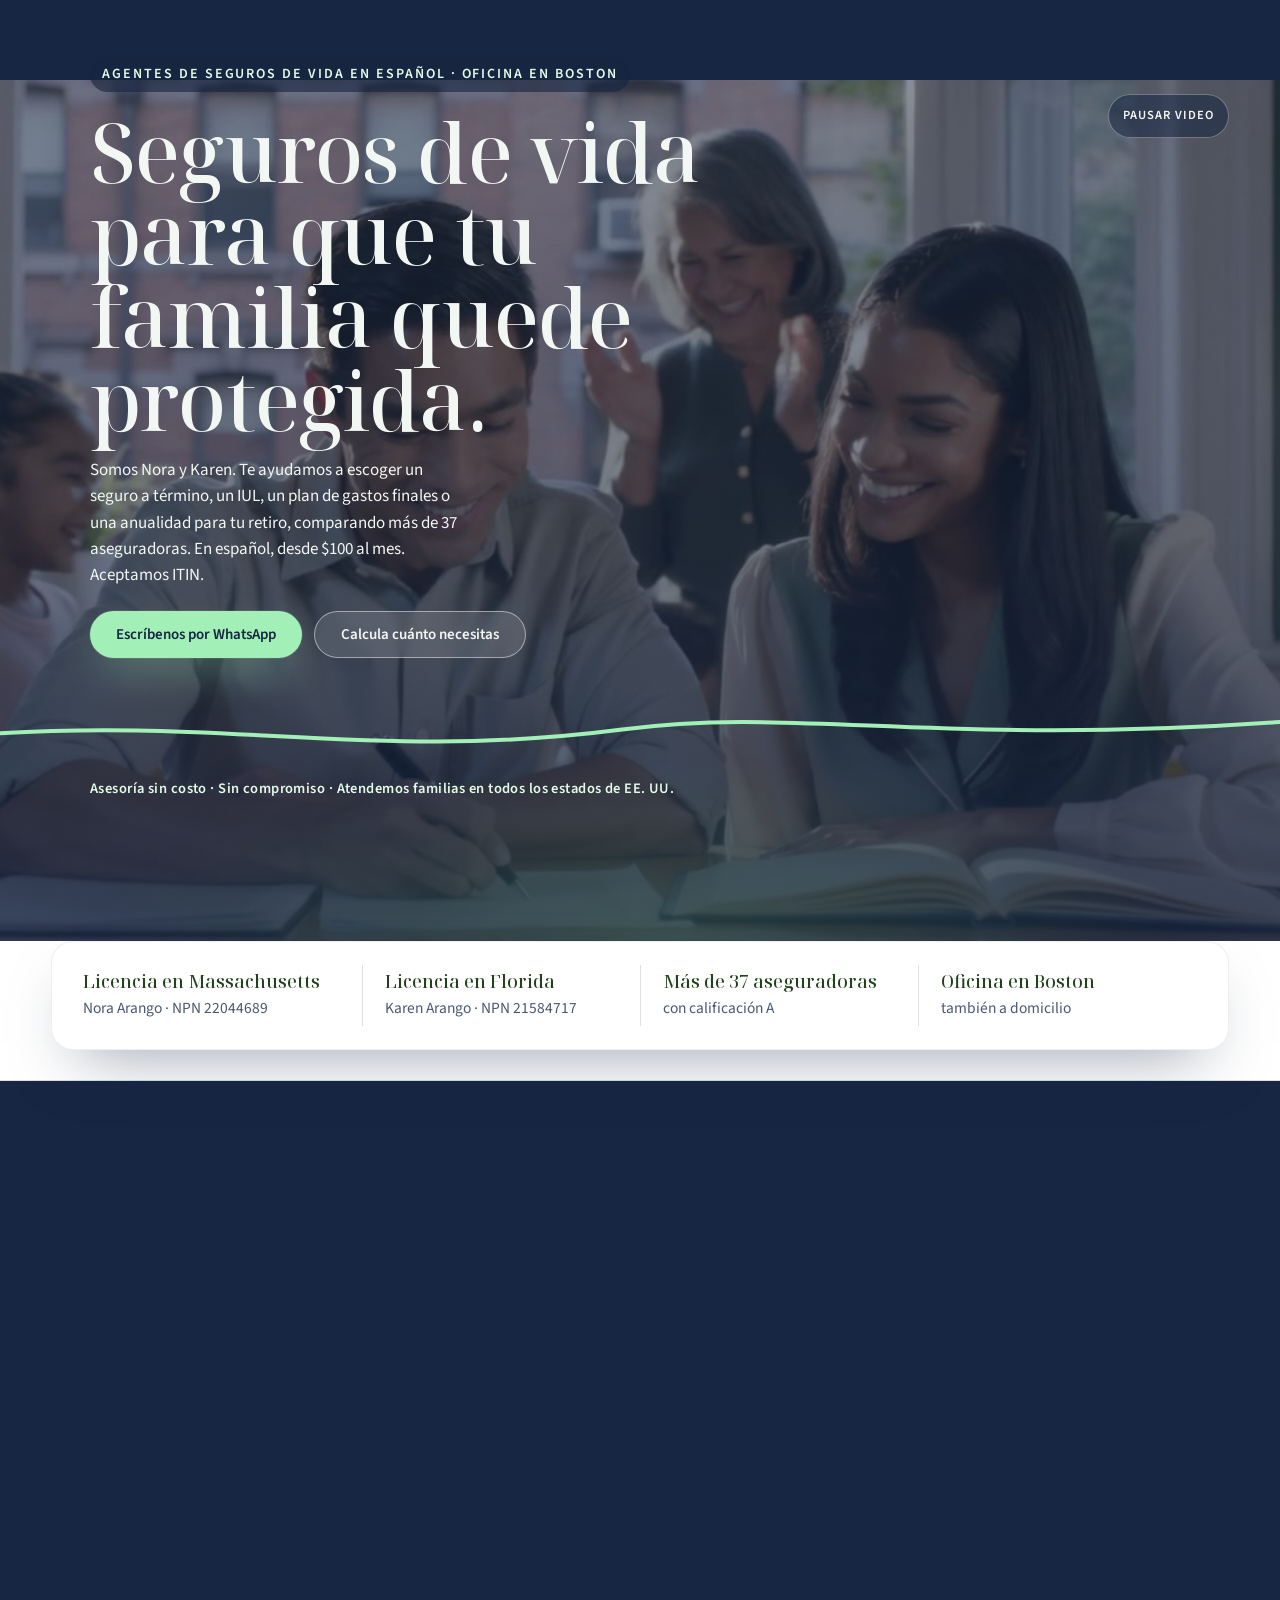
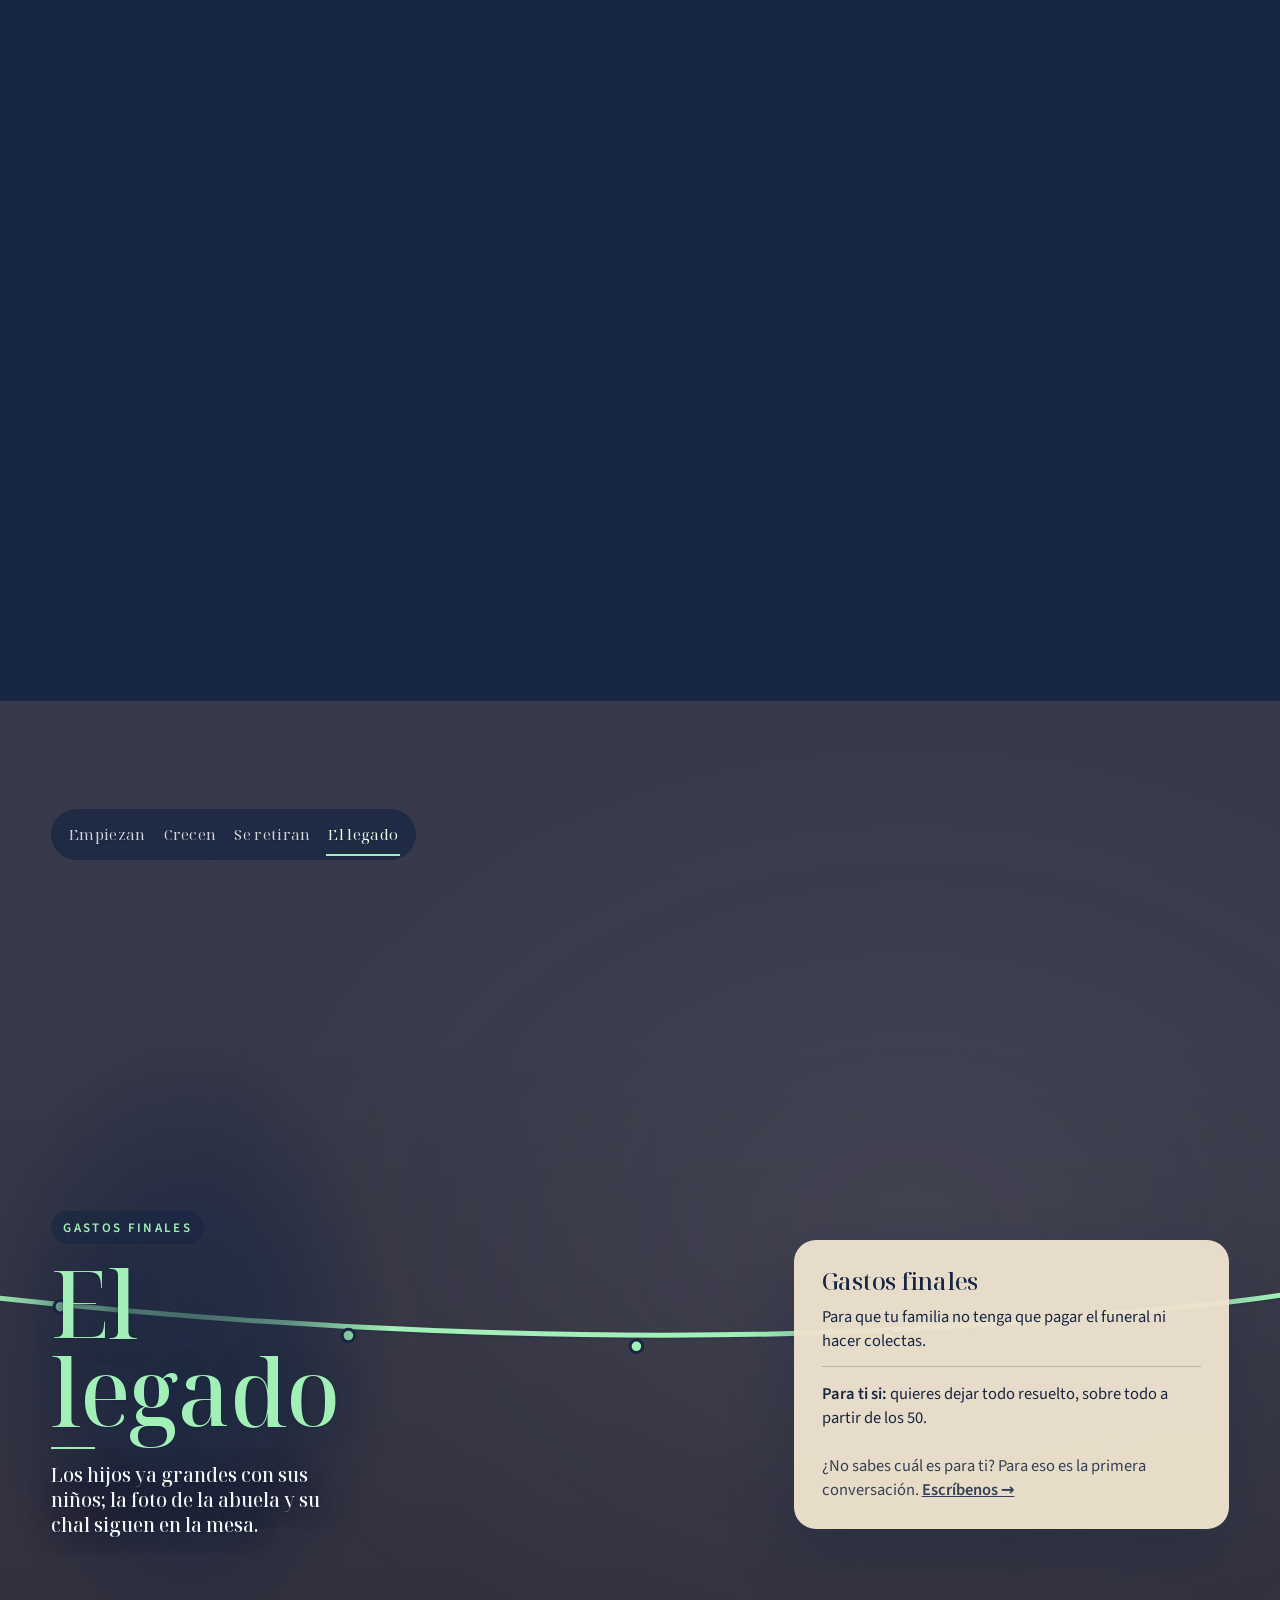
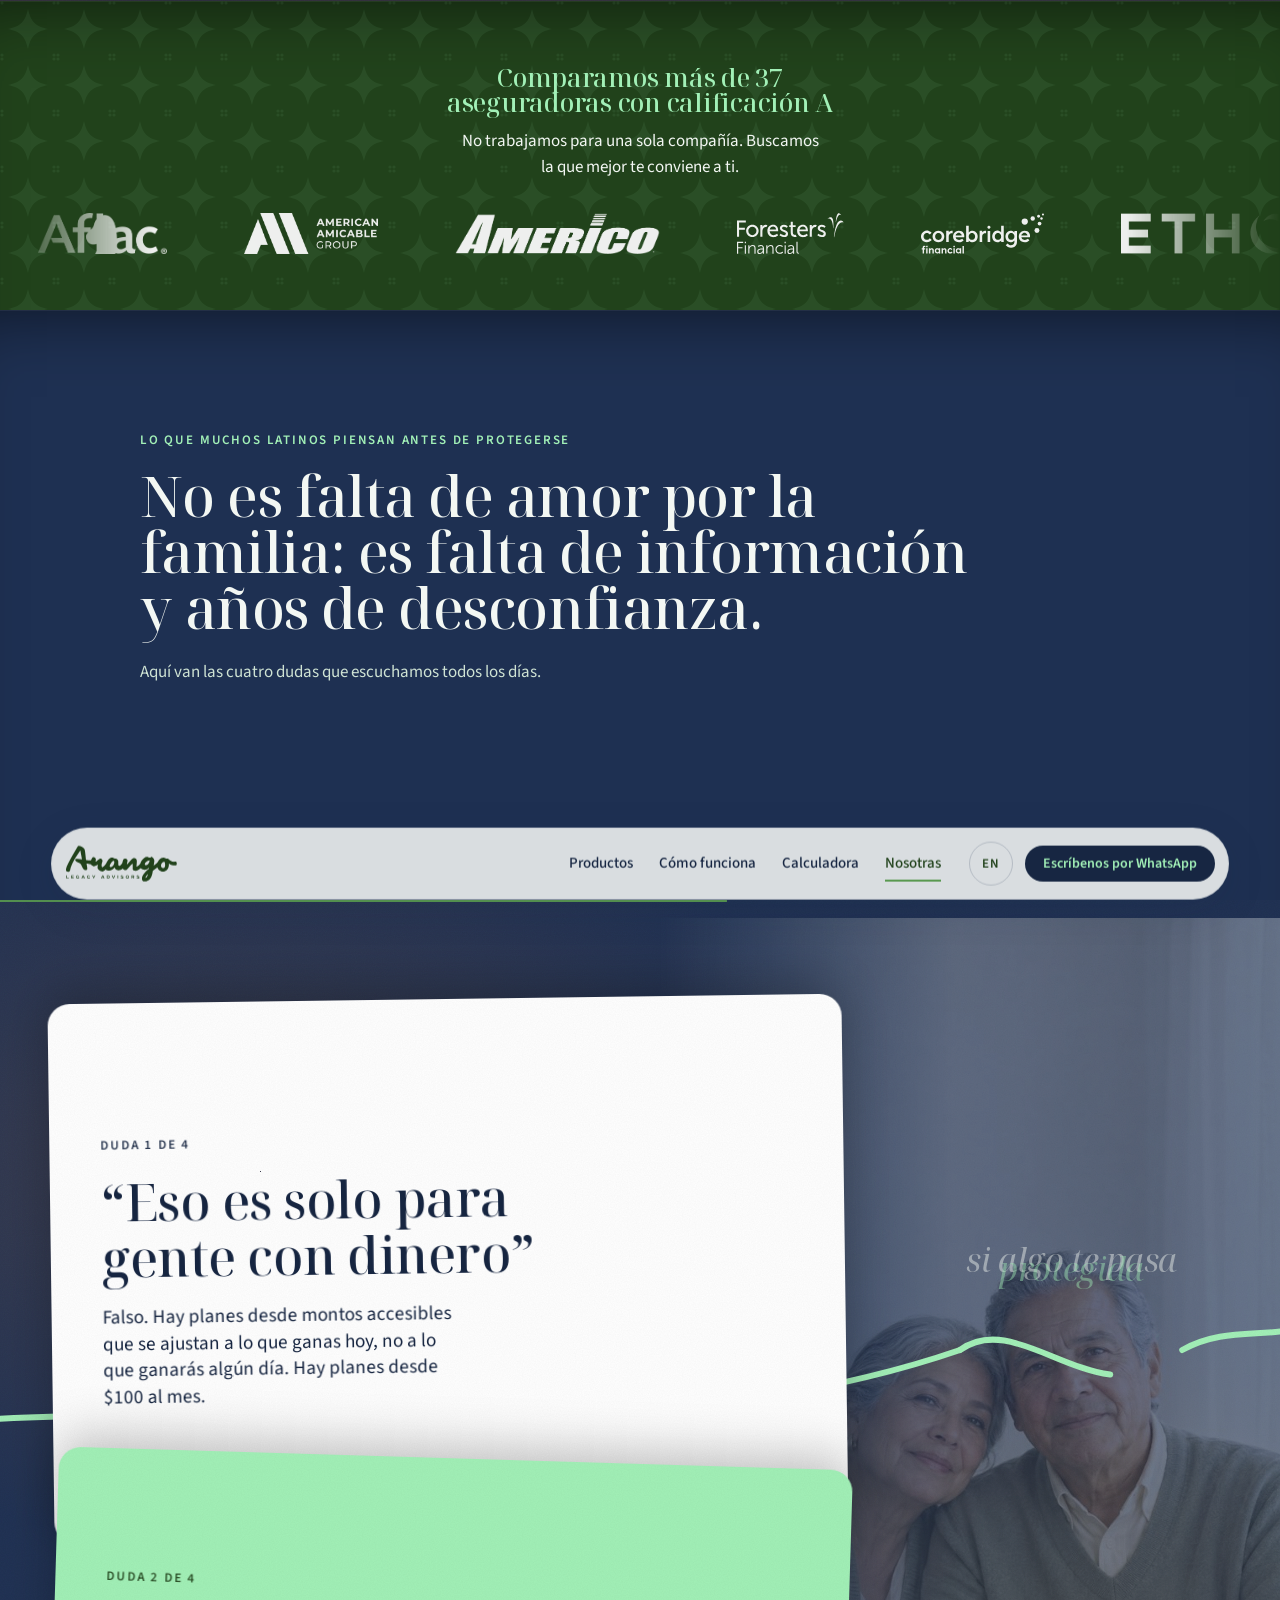
<file: index.html>
<!DOCTYPE html>
<html lang="es">
<head>
<meta charset="utf-8">
<meta name="viewport" content="width=device-width, initial-scale=1">
<title>Seguros de vida en español | Arango Legacy Advisors</title>
<meta name="description" content="Seguros de vida en español en todo EE. UU.: término, IUL, gastos finales y anualidades desde $100 al mes. Nora y Karen Arango. Aceptamos ITIN.">
<meta property="og:title" content="Arango Legacy Advisors | Seguros de vida en español">
<meta property="og:description" content="Seguros de vida para que tu familia quede protegida. En español, desde $100 al mes. Aceptamos ITIN.">
<meta property="og:type" content="website">
<meta property="og:locale" content="es_US">
<meta name="theme-color" content="#21421b">
<link rel="canonical" href="https://arangolegacy.com/">
<link rel="alternate" hreflang="es" href="https://arangolegacy.com/">
<link rel="alternate" hreflang="en" href="https://arangolegacy.com/en/">
<link rel="alternate" hreflang="x-default" href="https://arangolegacy.com/">
<meta property="og:url" content="https://arangolegacy.com/">
<meta property="og:image" content="https://arangolegacy.com/assets/img/og-card.jpg">
<meta property="og:image:width" content="1200">
<meta property="og:image:height" content="630">
<meta property="og:site_name" content="Arango Legacy Advisors">
<meta name="twitter:card" content="summary_large_image">
<meta name="twitter:title" content="Arango Legacy Advisors | Seguros de vida en español">
<meta name="twitter:description" content="Seguros de vida para que tu familia quede protegida. En español, desde $100 al mes. Aceptamos ITIN.">
<meta name="twitter:image" content="https://arangolegacy.com/assets/img/og-card.jpg">
<meta property="og:image:alt" content="Una madre y su hija leen juntas en la mesa de la cocina. Arango Legacy Advisors, seguros de vida en español.">
<meta name="geo.region" content="US-MA">
<meta name="geo.placename" content="Boston">
<link rel="icon" href="assets/img/brand/monograma-verde.svg" type="image/svg+xml">
<link rel="icon" href="assets/img/favicon-32.png" sizes="32x32" type="image/png">
<link rel="apple-touch-icon" href="assets/img/apple-touch-icon.png">
<link rel="manifest" href="manifest.json">
<script>document.documentElement.classList.add('js');</script>
<script>(function(){var ID='G-Z7JGBWSHQW',HOSTS=['arangolegacy.com','www.arangolegacy.com'];window.__events=[];
window.__track=function(name,place){var ev={name:name,place:place||'unknown'};window.__events.push(ev);if(window.gtag){window.gtag('event',name,{place:ev.place});}};
document.addEventListener('click',function(e){var a=e.target.closest&&e.target.closest('[data-ev]');if(a){window.__track(a.getAttribute('data-ev'),a.getAttribute('data-place'));}});
if(!ID||HOSTS.indexOf(location.hostname)<0){return;}
var t=document.createElement('script');t.async=true;t.src='https://www.googletagmanager.com/gtag/js?id='+ID;document.head.appendChild(t);
window.dataLayer=window.dataLayer||[];function gtag(){window.dataLayer.push(arguments);}window.gtag=gtag;gtag('js',new Date());gtag('config',ID,{anonymize_ip:true});})();
</script>
<link rel="preload" as="image" href="assets/img/vida-1-1920.webp" media="(min-width: 821px)">
<link rel="preload" as="image" href="assets/img/vida-1-portrait.webp" media="(max-width: 820px)">
<link rel="preload" as="font" type="font/woff2" href="assets/fonts/NotoSerifDisplay-var-normal-latin.woff2" crossorigin>
<link rel="preload" as="font" type="font/woff2" href="assets/fonts/SourceSans3-var-latin.woff2" crossorigin>
<link rel="stylesheet" href="assets/vendor/fonts.css">
<link rel="preload" as="image" href="assets/img/hero-poster.jpg" fetchpriority="high">
<link rel="stylesheet" href="site.css">
<script type="application/ld+json">
{
  "@context": "https://schema.org",
  "@graph": [
    {
      "@type": "InsuranceAgency",
      "@id": "https://arangolegacy.com/#agencia",
      "name": "Arango Legacy Advisors",
      "alternateName": "Arango | Life Insurance",
      "url": "https://arangolegacy.com/",
      "logo": "https://arangolegacy.com/assets/img/brand/monograma-verde.svg",
      "image": "https://arangolegacy.com/assets/img/nora-cafeteria.jpg",
      "description": "Agencia de seguros de vida con oficina en Boston. Seguro a término, IUL, gastos finales y anualidades, en español, desde $100 al mes. Atiende familias en todos los estados de EE. UU. Nora C. Arango tiene licencia en Massachusetts y Karen Arango en Florida; en otros estados, cada caso se coordina con un agente licenciado en ese estado.",
      "slogan": "Primero educar, después recomendar.",
      "telephone": "+1-781-866-9187",
      "email": "info@arangolegacy.com",
      "priceRange": "Desde $100 al mes",
      "knowsLanguage": ["es", "en"],
      "availableLanguage": ["es", "en"],
      "address": {"@type": "PostalAddress", "streetAddress": "975-977 Saratoga St", "addressLocality": "Boston", "addressRegion": "MA", "postalCode": "02128", "addressCountry": "US"},
      "areaServed": {"@type": "Country", "name": "United States"},
      "contactPoint": [
        {"@type": "ContactPoint", "telephone": "+1-781-866-9187", "contactType": "customer service", "name": "Nora C. Arango", "availableLanguage": ["es", "en"]},
        {"@type": "ContactPoint", "telephone": "+1-781-655-9014", "contactType": "sales", "name": "Karen Arango", "availableLanguage": ["es", "en"]}
      ],
      "sameAs": ["https://www.instagram.com/arangolegacyadvisors/", "https://www.instagram.com/karengotyoucover/"],
      "founder": [{"@id": "https://arangolegacy.com/#nora"}, {"@id": "https://arangolegacy.com/#karen"}],
      "employee": [{"@id": "https://arangolegacy.com/#nora"}, {"@id": "https://arangolegacy.com/#karen"}],
      "hasOfferCatalog": {
        "@type": "OfferCatalog",
        "name": "Productos",
        "itemListElement": [
          {"@type": "Offer", "itemOffered": {"@type": "Service", "name": "Seguro a término", "description": "Protección por 10, 20 o 30 años al menor costo."}},
          {"@type": "Offer", "itemOffered": {"@type": "Service", "name": "IUL (Indexed Universal Life)", "description": "Seguro de por vida que además va juntando un dinero que se puede usar en vida."}},
          {"@type": "Offer", "itemOffered": {"@type": "Service", "name": "Gastos finales", "description": "Para que la familia no tenga que pagar el funeral ni hacer colectas."}},
          {"@type": "Offer", "itemOffered": {"@type": "Service", "name": "Anualidades", "description": "Un ingreso seguro para el retiro."}}
        ]
      }
    },
    {
      "@type": "Person",
      "@id": "https://arangolegacy.com/#nora",
      "name": "Nora C. Arango",
      "jobTitle": "Agente de seguros de vida",
      "telephone": "+1-781-866-9187",
      "worksFor": {"@id": "https://arangolegacy.com/#agencia"},
      "hasCredential": {"@type": "EducationalOccupationalCredential", "credentialCategory": "license", "name": "Licencia de agente de seguros de Massachusetts", "identifier": "NPN 22044689", "recognizedBy": {"@type": "State", "name": "Massachusetts"}},
      "sameAs": ["https://www.instagram.com/arangolegacyadvisors/"]
    },
    {
      "@type": "Person",
      "@id": "https://arangolegacy.com/#karen",
      "name": "Karen Arango",
      "jobTitle": "Agente de seguros de vida",
      "telephone": "+1-781-655-9014",
      "worksFor": {"@id": "https://arangolegacy.com/#agencia"},
      "hasCredential": {"@type": "EducationalOccupationalCredential", "credentialCategory": "license", "name": "Licencia de agente de seguros de Florida", "identifier": "NPN 21584717", "recognizedBy": {"@type": "State", "name": "Florida"}},
      "sameAs": ["https://www.instagram.com/karengotyoucover/"]
    },
    {
      "@type": "WebSite",
      "@id": "https://arangolegacy.com/#sitio",
      "url": "https://arangolegacy.com/",
      "name": "Arango Legacy Advisors",
      "inLanguage": "es",
      "publisher": {"@id": "https://arangolegacy.com/#agencia"}
    },
    {
      "@type": "FAQPage",
      "mainEntity": [
        {"@type": "Question", "name": "¿Qué productos ofrecen?", "acceptedAnswer": {"@type": "Answer", "text": "Seguro a término, IUL, gastos finales y anualidades. En la primera conversación vemos cuál te conviene según tu edad, tu presupuesto y lo que quieres proteger."}},
        {"@type": "Question", "name": "¿Cuánto tengo que pagar cada mes?", "acceptedAnswer": {"@type": "Answer", "text": "Hay planes desde $100 al mes. Tú decides el monto: definimos juntas una cuota mensual que puedas mantener sin apretar tu presupuesto."}},
        {"@type": "Question", "name": "¿Puedo aplicar con ITIN?", "acceptedAnswer": {"@type": "Answer", "text": "Sí, hay planes para personas con ITIN: solo necesitas tu ITIN y una cuenta bancaria. Revisamos tu caso y te decimos la verdad, aunque la respuesta sea que todavía no calificas."}},
        {"@type": "Question", "name": "¿Atienden fuera de Massachusetts y Florida?", "acceptedAnswer": {"@type": "Answer", "text": "Sí: atendemos familias en todos los estados de EE. UU., por teléfono o videollamada. Nora Arango es agente licenciada en Massachusetts (NPN 22044689) y Karen Arango en Florida (NPN 21584717); en otros estados, cada caso se coordina con un agente licenciado en ese estado."}},
        {"@type": "Question", "name": "¿Es legal y regulado?", "acceptedAnswer": {"@type": "Answer", "text": "Sí. Las aseguradoras y los agentes tienen licencia estatal. Puedes verificar cualquier licencia ante el departamento de seguros de tu estado."}},
        {"@type": "Question", "name": "¿El beneficio paga impuestos?", "acceptedAnswer": {"@type": "Answer", "text": "En general, el beneficio por fallecimiento que recibe tu familia no se considera ingreso gravable. Cada caso se revisa con tu contador."}},
        {"@type": "Question", "name": "¿Qué pasa con un seguro a término si no me pasa nada?", "acceptedAnswer": {"@type": "Answer", "text": "Si no te pasa nada, la protección termina al vencer el plazo. Mientras tanto cubre a tu familia durante ese plazo definido (10, 20 o 30 años)."}},
        {"@type": "Question", "name": "¿Dónde nos reunimos?", "acceptedAnswer": {"@type": "Answer", "text": "Por llamada, por videollamada, en nuestra oficina de Boston (975-977 Saratoga St) o a domicilio en Boston y Orlando."}},
        {"@type": "Question", "name": "¿La primera conversación tiene costo?", "acceptedAnswer": {"@type": "Answer", "text": "La primera conversación es gratuita: revisamos tu situación y te explicamos tus opciones. Tú decides si sigues o no."}}
      ]
    }
  ]
}
</script>
</head>
<body>
<i class="grain" aria-hidden="true"></i>
<i class="progress" aria-hidden="true"></i>

<a class="skip" href="#inicio">Ir al contenido</a>

<header class="nav" id="nav">
  <div class="nav__pill">
    <a class="nav__brand" href="#inicio" aria-label="Arango Legacy Advisors, inicio">
      <img class="nav__logo" src="assets/img/brand/firma-verde.svg" alt="" width="901" height="291">
    </a>
    <nav class="nav__links" aria-label="Secciones">
      <a href="#productos">Productos</a>
      <a href="#como">Cómo funciona</a>
      <a href="#calculadora">Calculadora</a>
      <a href="#nosotras">Nosotras</a>
    </nav>
    <details class="nav__menu">
      <summary class="nav__menu-btn" aria-label="Abrir el menú de secciones">Menú</summary>
      <nav class="nav__menu-panel" aria-label="Secciones (menú)">
        <a href="#productos">Productos</a>
        <a href="#como">Cómo funciona</a>
        <a href="#calculadora">Calculadora</a>
        <a href="#nosotras">Nosotras</a>
        <a href="#preguntas">Preguntas</a>
        <a href="#contacto">Contacto</a>
      </nav>
    </details>
    <div class="nav__ctas">
      <a class="nav__lang" href="en/" hreflang="en" lang="en">EN</a>
      <a class="btn btn--gold btn--sm" href="https://wa.me/17818669187?text=Hola%2C%20quiero%20una%20asesor%C3%ADa%20gratuita" target="_blank" rel="noopener" data-ev="whatsapp_click" data-place="header">Escríbenos por WhatsApp</a>
    </div>
  </div>
</header>

<main id="inicio">

<section class="hero" aria-label="Presentación">
  <div class="hero__bg" aria-hidden="true">
    <video class="hero__video" autoplay muted loop playsinline preload="metadata" poster="assets/img/hero-poster.jpg">
      <source src="assets/video/hero.mp4" type="video/mp4">
    </video>
  </div>
  <div class="hero__veil" aria-hidden="true"></div>
  <button class="hero__pause" type="button" data-pause aria-pressed="false">Pausar video</button>
  <div class="container hero__content">
    <p class="eyebrow eyebrow--light reveal">Agentes de seguros de vida en español · Oficina en Boston</p>
    <h1 class="hero__title reveal">Seguros de vida para que tu familia quede protegida.</h1>
    <p class="hero__sub reveal">Somos Nora y Karen. Te ayudamos a escoger un seguro a término, un IUL, un plan de gastos finales o una anualidad para tu retiro, comparando más de 37 aseguradoras. En español, desde $100 al mes. Aceptamos ITIN.</p>
    <div class="hero__ctas">
      <a class="btn btn--gold" href="https://wa.me/17818669187?text=Hola%2C%20quiero%20una%20asesor%C3%ADa%20gratuita" target="_blank" rel="noopener" data-ev="whatsapp_click" data-place="hero">Escríbenos por WhatsApp</a>
      <a class="btn btn--ghost" href="#calculadora">Calcula cuánto necesitas</a>
    </div>
    <svg class="hero__line line" viewBox="0 0 1440 120" preserveAspectRatio="none" aria-hidden="true">
      <path class="line__path" id="line-hero" d="M-20 78 C 260 56, 420 112, 700 72 C 900 42, 1060 96, 1470 60"/>
    </svg>
    <p class="hero__small">Asesoría sin costo · Sin compromiso · Atendemos familias en todos los estados de EE. UU.</p>
  </div>
</section>

<section class="trust" aria-label="Licencias y respaldo">
  <ul class="container trust__list">
    <li class="trust__item"><strong>Licencia en Massachusetts</strong><span>Nora Arango · NPN 22044689</span></li>
    <li class="trust__item"><strong>Licencia en Florida</strong><span>Karen Arango · NPN 21584717</span></li>
    <li class="trust__item"><strong>Más de 37 aseguradoras</strong><span>con calificación A</span></li>
    <li class="trust__item"><strong>Oficina en Boston</strong><span>también a domicilio</span></li>
  </ul>
</section>

<section class="vida" id="productos" aria-labelledby="vida-h">
  <div class="vida__pin">
    <div class="vida__ground" aria-hidden="true">
      <figure class="vida__photo vida__photo--1" data-k="1">
        <picture>
          <source media="(max-width: 820px)" srcset="assets/img/vida-1-portrait.webp">
          <img src="assets/img/vida-1-1920.webp" alt="" width="1920" height="1086" decoding="async">
        </picture>
      </figure>
      <video class="vida__film" id="vida-film" muted playsinline preload="none" data-src="assets/video/vida-t1.mp4"></video>
      <figure class="vida__photo vida__photo--2" data-k="2">
        <picture>
          <source media="(max-width: 820px)" srcset="assets/img/vida-2-portrait.webp">
          <img src="assets/img/vida-2-1920.webp" alt="" width="1920" height="1086" loading="lazy" decoding="async">
        </picture>
      </figure>
      <figure class="vida__photo vida__photo--3" data-k="3">
        <picture>
          <source media="(max-width: 820px)" srcset="assets/img/vida-3-portrait.webp">
          <img src="assets/img/vida-3-1920.webp" alt="" width="1920" height="1086" loading="lazy" decoding="async">
        </picture>
      </figure>
      <figure class="vida__photo vida__photo--4" data-k="4">
        <picture>
          <source media="(max-width: 820px)" srcset="assets/img/vida-4-portrait.webp">
          <img src="assets/img/vida-4-1920.webp" alt="" width="1920" height="1086" loading="lazy" decoding="async">
        </picture>
      </figure>
      <div class="vida__cool"></div>
      <div class="vida__sun"></div>
    </div>
    <svg class="vida__thread vida__thread--desk" viewBox="0 0 1768 1000" preserveAspectRatio="xMidYMid slice" aria-hidden="true" data-thread="desk">
      <path class="vida__thread-path" d="M-20 640 C 420 700, 900 722, 1300 690 S 1600 650, 1790 634"/>
      <circle class="vida__node" data-node="1" r="7" cx="240" cy="673"/>
      <circle class="vida__node" data-node="2" r="7" cx="560" cy="705"/>
      <circle class="vida__node" data-node="3" r="7" cx="880" cy="717"/>
      <circle class="vida__node" data-node="4" r="7" cx="1160" cy="707"/>
      <circle class="vida__halo" r="26" cx="-100" cy="-100"/>
      <circle class="vida__head" r="8" cx="-100" cy="-100"/>
    </svg>
    <svg class="vida__thread vida__thread--port" viewBox="0 0 1000 1778" preserveAspectRatio="xMidYMid slice" aria-hidden="true" data-thread="port">
      <path class="vida__thread-path" d="M-20 1104 C 260 1150, 640 1162, 1020 1096"/>
      <circle class="vida__node" data-node="1" r="8" cx="150" cy="1124"/>
      <circle class="vida__node" data-node="2" r="8" cx="380" cy="1149"/>
      <circle class="vida__node" data-node="3" r="8" cx="620" cy="1150"/>
      <circle class="vida__node" data-node="4" r="8" cx="850" cy="1124"/>
      <circle class="vida__halo" r="30" cx="-100" cy="-100"/>
      <circle class="vida__head" r="9" cx="-100" cy="-100"/>
    </svg>
    <header class="vida__lead">
      <p class="eyebrow eyebrow--light">Cuatro formas de proteger a tu familia</p>
      <h2 id="vida-h" class="vida__title">Una vida en la misma mesa</h2>
      <p class="vida__sub">Una sola mesa. Pasan los años y cambia lo que hay que proteger.</p>
    </header>
    <article class="vida__stage" id="vida-empiezan" data-k="1">
      <div class="vida__caption"><p class="vida__eyebrow">Seguro a término</p><p class="vida__name">Empiezan</p><p class="vida__pie">Los papeles de la casa nueva, dos tazas y la luz fría de la mañana.</p></div>
      <div class="vida__card card card--paper">
        <h3>Seguro a término</h3>
        <p>Protección por 10, 20 o 30 años al menor costo.</p>
        <p class="card__for"><strong>Para ti si:</strong> tienes hipoteca, deudas o hijos pequeños.</p>
      </div>
    </article>
    <article class="vida__stage" id="vida-crecen" data-k="2">
      <div class="vida__caption"><p class="vida__eyebrow">IUL — protección + ahorro</p><p class="vida__name">Crecen</p><p class="vida__pie">La mesa llena: tareas, crayones, fruta y el sol del mediodía.</p></div>
      <div class="vida__card card card--feature">
        <span class="card__badge">Destacado</span>
        <h3>IUL — protección + ahorro</h3>
        <p>Seguro de por vida que además va juntando un dinero que puedes usar en vida: la universidad de tus hijos, un negocio o tu retiro.</p>
        <p class="card__for"><strong>Para ti si:</strong> quieres proteger a tu familia y ahorrar al mismo tiempo.</p>
      </div>
    </article>
    <article class="vida__stage" id="vida-retiran" data-k="3">
      <div class="vida__caption"><p class="vida__eyebrow">Anualidades</p><p class="vida__name">Se retiran</p><p class="vida__pie">Café de la tarde, fotos de los nietos y lentes de leer.</p></div>
      <div class="vida__card card card--wood">
        <h3>Anualidades</h3>
        <p>Un ingreso seguro para tu retiro.</p>
        <p class="card__for"><strong>Para ti si:</strong> estás pensando en jubilarte y no quieres depender solo del Social Security.</p>
      </div>
    </article>
    <article class="vida__stage" id="vida-legado" data-k="4">
      <div class="vida__caption"><p class="vida__eyebrow">Gastos finales</p><p class="vida__name">El legado</p><p class="vida__pie">Los hijos ya grandes con sus niños; la foto de la abuela y su chal siguen en la mesa.</p></div>
      <div class="vida__card card card--sand">
        <h3>Gastos finales</h3>
        <p>Para que tu familia no tenga que pagar el funeral ni hacer colectas.</p>
        <p class="card__for"><strong>Para ti si:</strong> quieres dejar todo resuelto, sobre todo a partir de los 50.</p>
        <p class="vida__help">¿No sabes cuál es para ti? Para eso es la primera conversación. <a href="https://wa.me/17818669187?text=Hola%2C%20quiero%20una%20asesor%C3%ADa%20gratuita" target="_blank" rel="noopener" data-ev="whatsapp_click" data-place="escenario-legado">Escríbenos →</a></p>
      </div>
    </article>
    <nav class="vida__album" aria-label="Etapas de la vida">
      <a href="#vida-empiezan" data-album="1">Empiezan</a>
      <a href="#vida-crecen" data-album="2">Crecen</a>
      <a href="#vida-retiran" data-album="3">Se retiran</a>
      <a href="#vida-legado" data-album="4">El legado</a>
    </nav>
  </div>
</section>

<section class="carriers" aria-labelledby="carriers-h">
  <div class="container">
    <h2 id="carriers-h" class="carriers__title reveal">Comparamos más de 37 aseguradoras con calificación A</h2>
    <p class="carriers__sub reveal">No trabajamos para una sola compañía. Buscamos la que mejor te conviene a ti.</p>
  </div>
  <div class="marquee marquee--carriers" data-marquee aria-hidden="true">
    <div class="marquee__track">
      <img width="120" height="46" src="assets/img/carriers/aflac.png" alt="Aflac" decoding="async"><img width="120" height="46" src="assets/img/carriers/american-amicable.webp" alt="American-Amicable" decoding="async"><img width="120" height="46" src="assets/img/carriers/americo.png" alt="Americo" decoding="async"><img width="120" height="46" src="assets/img/carriers/foresters.svg" alt="Foresters Financial" decoding="async"><img width="120" height="46" src="assets/img/carriers/corebridge.svg" alt="Corebridge Financial" decoding="async"><img width="120" height="46" src="assets/img/carriers/ethos.webp" alt="Ethos" decoding="async"><img width="120" height="46" src="assets/img/carriers/national-life.webp" alt="National Life Group" decoding="async"><img width="120" height="46" src="assets/img/carriers/ameritas.png" alt="Ameritas" decoding="async"><img width="120" height="46" src="assets/img/carriers/mutual-omaha.svg" alt="Mutual of Omaha" decoding="async"><img width="120" height="46" src="assets/img/carriers/columbian.png" alt="Columbian Financial Group" decoding="async"><img width="120" height="46" src="assets/img/carriers/aetna.svg" alt="CVS Health · Aetna" decoding="async"><img width="120" height="46" src="assets/img/carriers/fg.svg" alt="F&amp;G" decoding="async"><img width="120" height="46" src="assets/img/carriers/north-american.png" alt="North American" decoding="async"><img width="120" height="46" src="assets/img/carriers/athene.svg" alt="Athene" decoding="async"><img width="120" height="46" src="assets/img/carriers/global-atlantic.svg" alt="Global Atlantic" decoding="async"><img width="120" height="46" src="assets/img/carriers/transamerica.svg" alt="Transamerica" decoding="async">
      <img width="120" height="46" src="assets/img/carriers/aflac.png" alt="Aflac" decoding="async"><img width="120" height="46" src="assets/img/carriers/american-amicable.webp" alt="American-Amicable" decoding="async"><img width="120" height="46" src="assets/img/carriers/americo.png" alt="Americo" decoding="async"><img width="120" height="46" src="assets/img/carriers/foresters.svg" alt="Foresters Financial" decoding="async"><img width="120" height="46" src="assets/img/carriers/corebridge.svg" alt="Corebridge Financial" decoding="async"><img width="120" height="46" src="assets/img/carriers/ethos.webp" alt="Ethos" decoding="async"><img width="120" height="46" src="assets/img/carriers/national-life.webp" alt="National Life Group" decoding="async"><img width="120" height="46" src="assets/img/carriers/ameritas.png" alt="Ameritas" decoding="async"><img width="120" height="46" src="assets/img/carriers/mutual-omaha.svg" alt="Mutual of Omaha" decoding="async"><img width="120" height="46" src="assets/img/carriers/columbian.png" alt="Columbian Financial Group" decoding="async"><img width="120" height="46" src="assets/img/carriers/aetna.svg" alt="CVS Health · Aetna" decoding="async"><img width="120" height="46" src="assets/img/carriers/fg.svg" alt="F&amp;G" decoding="async"><img width="120" height="46" src="assets/img/carriers/north-american.png" alt="North American" decoding="async"><img width="120" height="46" src="assets/img/carriers/athene.svg" alt="Athene" decoding="async"><img width="120" height="46" src="assets/img/carriers/global-atlantic.svg" alt="Global Atlantic" decoding="async"><img width="120" height="46" src="assets/img/carriers/transamerica.svg" alt="Transamerica" decoding="async">
    </div>
  </div>
</section>

<section class="stack" id="objeciones" aria-labelledby="stack-h">
  <div class="container stack__lead">
    <p class="eyebrow eyebrow--mint reveal">Lo que muchos latinos piensan antes de protegerse</p>
    <h2 id="stack-h" class="stack__title reveal">No es falta de amor por la familia: es falta de información y años de desconfianza.</h2>
    <p class="stack__sub reveal">Aquí van las cuatro dudas que escuchamos todos los días.</p>
  </div>
  <div class="stack__pin">
    <div class="stack__bgwrap" aria-hidden="true">
      <div class="stack__bg">
        <img class="stack__portrait" src="assets/img/pareja-mesa.jpg" alt="" width="900" height="1200" loading="lazy">
        <svg class="stack__line stack__line--desk line" viewBox="0 0 1440 900" preserveAspectRatio="none" data-stack-line="desk">
          <path class="line__path" data-seg="left" d="M-20 520 C 300 500, 720 560, 1080 450"/>
          <path class="line__path line__path--bridge" data-seg="bridge" d="M1080 450 C 1150 405, 1240 525, 1330 450"/>
          <path class="line__path" data-seg="right" d="M1330 450 C 1380 425, 1430 440, 1470 425"/>
        </svg>
        <svg class="stack__line stack__line--mob line" viewBox="0 0 1440 900" preserveAspectRatio="none" data-stack-line="mob">
          <path class="line__path" data-seg="left" d="M-20 790 C 200 770, 330 860, 520 790"/>
          <path class="line__path line__path--bridge" data-seg="bridge" d="M520 790 C 620 750, 700 880, 800 820 C 860 790, 900 780, 940 790"/>
          <path class="line__path" data-seg="right" d="M940 790 C 1100 820, 1250 720, 1470 750"/>
        </svg>
        <p class="stack__cut" id="stack-cut">si algo te pasa</p>
        <p class="stack__healed" id="stack-healed">protegida</p>
      </div>
    </div>
    <ol class="stack__cards">
      <li class="stack__card stack__card--paper">
        <span class="stack__q">Duda 1 de 4</span>
        <h3>“Eso es solo para gente con dinero”</h3>
        <p>Falso. Hay planes desde montos accesibles que se ajustan a lo que ganas hoy, no a lo que ganarás algún día. Hay planes desde $100 al mes.</p>
      </li>
      <li class="stack__card stack__card--mint">
        <span class="stack__q">Duda 2 de 4</span>
        <h3>“No confío, suena a estafa”</h3>
        <p>Los seguros de vida en Estados Unidos están regulados por el departamento de seguros de cada estado. Te mostramos la compañía, el contrato y las cifras antes de que firmes nada.</p>
      </li>
      <li class="stack__card stack__card--sun">
        <span class="stack__q">Duda 3 de 4</span>
        <h3>“Mi estatus migratorio no me deja”</h3>
        <p>Hay planes para personas con ITIN: solo necesitas tu ITIN y una cuenta bancaria. Revisamos tu caso y te decimos la verdad, aunque la respuesta sea que todavía no calificas.</p>
      </li>
      <li class="stack__card stack__card--gold">
        <span class="stack__q">Duda 4 de 4</span>
        <h3>“Trabajo mucho, después lo veo”</h3>
        <p>Ese “después” es el que deja a las familias haciendo colectas en GoFundMe. Una conversación de 30 minutos hoy evita años de deuda mañana.</p>
        <a class="btn btn--ink" href="#contacto">Tener esa conversación hoy</a>
      </li>
    </ol>
  </div>
</section>

<section class="how" id="como" aria-labelledby="how-h">
  <div class="container">
    <p class="eyebrow reveal">Cómo funciona</p>
    <h2 id="how-h" class="how__title reveal">Cuatro pasos, sin presión.</h2>
    <ol class="how__steps ventana">
      <li class="how__step reveal-up"><span class="how__n">1</span><h3>Nos escribes</h3><p>Por WhatsApp o llamada. Te respondemos en menos de 24 horas.</p></li>
      <li class="how__step reveal-up"><span class="how__n">2</span><h3>Conversamos sin costo</h3><p>Por llamada, videollamada o en persona. Revisamos tu situación, tu presupuesto y lo que quieres proteger.</p></li>
      <li class="how__step reveal-up"><span class="how__n">3</span><h3>Te mostramos opciones</h3><p>Comparamos aseguradoras y te enseñamos la compañía, el contrato y los números antes de que firmes.</p></li>
      <li class="how__step reveal-up"><span class="how__n">4</span><h3>Te acompañamos después</h3><p>Cambios, beneficiarios y revisiones.</p></li>
    </ol>
  </div>
</section>

<section class="statement" aria-labelledby="statement-h">
  <i class="plane plane--gold pl-st1" data-plane="0.10" aria-hidden="true"></i>
  <svg class="statement__line line line--faint" viewBox="0 0 1440 900" preserveAspectRatio="none" aria-hidden="true">
    <path class="line__path" d="M-20 700 C 200 640, 380 820, 640 700 C 860 600, 1000 720, 1470 560"/>
  </svg>
  <div class="container statement__grid">
    <div class="statement__text">
      <p class="eyebrow eyebrow--mint reveal">Nuestro compromiso</p>
      <h2 id="statement-h" class="statement__title reveal">Primero educar, <em>después</em> recomendar.</h2>
      <p class="statement__sub reveal">Si un plan no te conviene, te lo decimos con la misma honestidad con la que hablaríamos con nuestra propia familia.</p>
      <a class="btn btn--mint" href="#educacion">Aprende en 3 minutos</a>
    </div>
    <div class="tilt-card" data-tilt>
      <img src="assets/img/madre-hija.jpg" alt="Una madre y su hija leen juntas unos papeles en la mesa de la cocina" width="880" height="1100" loading="lazy">
      <div class="tilt-card__body">
        <p class="tilt-card__big">Con licencia en<br><span>Massachusetts y Florida</span></p>
        <p class="tilt-card__small">Nora en Massachusetts (NPN 22044689) y Karen en Florida (NPN 21584717). Puedes verificar cualquier licencia ante el departamento de seguros de tu estado.</p>
      </div>
    </div>
  </div>
  <p class="statement__label reveal">Lo que ya sabes de nosotras si nos sigues en Instagram</p>
  <div class="marquee marquee--label" data-marquee aria-hidden="true">
    <div class="marquee__track">
      <span>Asesoría 100 % en español</span><span>Compañías reguladas en Estados Unidos</span><span>Acompañamiento antes, durante y después de firmar</span><span>Planes para personas con ITIN</span><span>Sin letra pequeña</span>
      <span>Asesoría 100 % en español</span><span>Compañías reguladas en Estados Unidos</span><span>Acompañamiento antes, durante y después de firmar</span><span>Planes para personas con ITIN</span><span>Sin letra pequeña</span>
    </div>
  </div>
</section>

<section class="learn" id="educacion" aria-labelledby="learn-h">
  <i class="plane plane--sun pl-le1" data-plane="0.08" aria-hidden="true"></i>
  <svg class="learn__line line line--faint line--forest" viewBox="0 0 1440 900" preserveAspectRatio="none" aria-hidden="true">
    <path class="line__path" d="M-20 120 C 300 80, 500 260, 760 180 C 1000 110, 1200 200, 1470 140"/>
  </svg>
  <div class="container">
    <p class="eyebrow reveal">Aprende en 3 minutos</p>
    <h2 id="learn-h" class="learn__title reveal">Cada producto, explicado en sencillo.</h2>
    <div class="tabs" data-tabs>
      <div class="tabs__list" role="tablist" aria-label="Productos">
        <button class="tabs__tab is-active" role="tab" aria-selected="true" aria-controls="tab-termino" id="tabbtn-termino">Seguro a término</button>
        <button class="tabs__tab" role="tab" aria-selected="false" aria-controls="tab-iul" id="tabbtn-iul" tabindex="-1">IUL: protección + ahorro</button>
        <button class="tabs__tab" role="tab" aria-selected="false" aria-controls="tab-gastos" id="tabbtn-gastos" tabindex="-1">Gastos finales</button>
        <button class="tabs__tab" role="tab" aria-selected="false" aria-controls="tab-anualidad" id="tabbtn-anualidad" tabindex="-1">Anualidades</button>
      </div>
      <div class="tabs__media" aria-hidden="true">
        <img class="tabs__img is-active" src="assets/img/vida-1-portrait.webp" alt="" width="1080" height="1910" loading="lazy" data-for="tab-termino">
        <img class="tabs__img" src="assets/img/vida-2-portrait.webp" alt="" width="1080" height="1910" loading="lazy" data-for="tab-iul">
        <img class="tabs__img" src="assets/img/vida-4-portrait.webp" alt="" width="1080" height="1910" loading="lazy" data-for="tab-gastos">
        <img class="tabs__img" src="assets/img/vida-3-portrait.webp" alt="" width="1080" height="1910" loading="lazy" data-for="tab-anualidad">
      </div>
      <div class="tabs__panels">
        <div class="tabs__panel is-active" role="tabpanel" id="tab-termino" aria-labelledby="tabbtn-termino">
          <p class="tabs__kicker">La opción más económica</p>
          <h3>Seguro a término</h3>
          <p>Cubre a tu familia durante un plazo definido (10, 20 o 30 años). Es la opción más económica y sirve para cubrir la hipoteca, las deudas y los años en que tus hijos más dependen de ti. Si nada pasa, la protección termina al vencer el plazo.</p>
        </div>
        <div class="tabs__panel" role="tabpanel" id="tab-iul" aria-labelledby="tabbtn-iul" hidden>
          <p class="tabs__kicker">Indexed Universal Life</p>
          <h3>IUL: protección + ahorro</h3>
          <p>El Indexed Universal Life es un seguro permanente cuyo valor en efectivo se relaciona con el comportamiento de un índice del mercado, con un piso que protege de las pérdidas y un techo que limita las ganancias. Puedes usar ese dinero en vida para la universidad de tus hijos, un negocio o tu retiro.</p>
        </div>
        <div class="tabs__panel" role="tabpanel" id="tab-gastos" aria-labelledby="tabbtn-gastos" hidden>
          <p class="tabs__kicker">Para dejar todo resuelto</p>
          <h3>Gastos finales</h3>
          <p>Un seguro de vida de monto más pequeño, pensado para cubrir el funeral y los últimos gastos. Así tu familia no tiene que pagarlos de su bolsillo ni hacer colectas. La cuota y la cobertura dependen de tu edad y de la aseguradora.</p>
        </div>
        <div class="tabs__panel" role="tabpanel" id="tab-anualidad" aria-labelledby="tabbtn-anualidad" hidden>
          <p class="tabs__kicker">Para tu retiro</p>
          <h3>Anualidades</h3>
          <p>Entregas un dinero a una aseguradora y, a cambio, ella te paga un ingreso por un tiempo definido o de por vida. Sirve para complementar el Social Security y tener un pago fijo en el retiro. Te explicamos los tipos y sus condiciones antes de que decidas.</p>
        </div>
      </div>
    </div>
    <ul class="facts">
      <li class="facts__item reveal-up"><h3>Es legal y regulado</h3><p>Las aseguradoras y los agentes tienen licencia estatal. Puedes verificar cualquier licencia ante el departamento de seguros de tu estado.</p></li>
      <li class="facts__item reveal-up"><h3>Beneficio libre de impuestos</h3><p>En general, el beneficio por fallecimiento que recibe tu familia no se considera ingreso gravable. Cada caso se revisa con tu contador.</p></li>
      <li class="facts__item reveal-up"><h3>Tú decides el monto</h3><p>Definimos juntas una cuota mensual que puedas mantener sin apretar tu presupuesto.</p></li>
    </ul>
  </div>
</section>

<section class="calc" id="calculadora" aria-labelledby="calc-h">
  <i class="plane plane--sage pl-ca1" data-plane="0.07" aria-hidden="true"></i>
  <div class="container">
    <header class="calc__head">
      <p class="eyebrow reveal">Una estimación honesta</p>
      <h2 id="calc-h" class="calc__title reveal">¿Cuánto necesitaría tu familia?</h2>
      <p class="calc__sub reveal">Mueve los controles. Usamos el método DIME (deudas, ingreso, hipoteca y educación), el mismo que usan las asesoras para empezar una conversación. No es una cotización ni una promesa de prima.</p>
    </header>
    <div class="calc__grid" data-calc>
      <form class="calc__inputs" aria-label="Datos para la estimación" onsubmit="return false">
        <label class="range">
          <span class="range__label">Ingreso anual del hogar <output data-out="ingreso">$55,000</output></span>
          <input type="range" name="ingreso" min="20000" max="200000" step="1000" value="55000">
        </label>
        <label class="range">
          <span class="range__label">Años que tu familia dependería de ese ingreso <output data-out="anios">10 años</output></span>
          <input type="range" name="anios" min="1" max="30" step="1" value="10">
        </label>
        <label class="range">
          <span class="range__label">Deudas y tarjetas <output data-out="deudas">$8,000</output></span>
          <input type="range" name="deudas" min="0" max="100000" step="1000" value="8000">
        </label>
        <label class="range">
          <span class="range__label">Hipoteca pendiente <output data-out="hipoteca">$0</output></span>
          <input type="range" name="hipoteca" min="0" max="600000" step="5000" value="0">
        </label>
        <label class="range">
          <span class="range__label">Educación de los hijos <output data-out="educacion">$60,000</output></span>
          <input type="range" name="educacion" min="0" max="300000" step="5000" value="60000">
        </label>
        <label class="range">
          <span class="range__label">Ahorros y seguros que ya tienes <output data-out="ahorros">$10,000</output></span>
          <input type="range" name="ahorros" min="0" max="500000" step="5000" value="10000">
        </label>
      </form>
      <div class="calc__result">
        <div class="calc__big">
          <span class="calc__amount" data-amount aria-live="polite">$608,000</span>
          <span class="calc__unit">de cobertura estimada</span>
        </div>
        <p class="calc__eq-title">Con eso tu familia tendría:</p>
        <ul class="calc__eq">
          <li><strong data-eq="anios">10</strong><span>años de tu ingreso reemplazados</span></li>
          <li><strong data-eq="deudas">$8,000</strong><span>en deudas que quedan en cero</span></li>
          <li><strong data-eq="mensual">$4,583</strong><span>al mes durante ese tiempo</span></li>
        </ul>
        <div class="calc__ctas">
          <a class="btn btn--gold calc__cta" href="#contacto" data-calc-cta>Revisar este número con una asesora</a>
          <a class="btn btn--ghost calc__cta calc__cta--wa" href="https://wa.me/17818669187?text=Hola%2C%20quiero%20una%20asesor%C3%ADa%20gratuita" target="_blank" rel="noopener" data-calc-wa data-ev="whatsapp_click" data-place="calculadora">Enviar esta estimación por WhatsApp</a>
        </div>
        <p class="calc__note">Tú decides el monto. Definimos juntas una cuota mensual que puedas mantener sin apretar tu presupuesto.</p>
      </div>
    </div>
  </div>
</section>

<section class="elig" id="califico" aria-labelledby="elig-h">
  <div class="container">
    <div class="elig__card">
      <div class="elig__text">
        <p class="eyebrow eyebrow--mint">Formulario de elegibilidad</p>
        <h2 id="elig-h" class="elig__title">Mira si calificas, desde tu teléfono.</h2>
        <p class="elig__lead">Unas preguntas sencillas, una a la vez, para saber qué planes te corresponden. Te toma unos 5 minutos y te contactamos con tus opciones.</p>
        <ul class="elig__list">
          <li>Sin costo y sin compromiso</li>
          <li>Tus datos sensibles viajan cifrados</li>
          <li>Puedes pausar y seguir después</li>
        </ul>
      </div>
      <div class="elig__cta">
        <a class="btn btn--mint btn--xl" href="elegibilidad/" data-ev="eligibility_click" data-place="seccion">Empezar el formulario</a>
        <p class="elig__who">¿Ya hablas con una de nosotras? <a href="elegibilidad/?a=nora" data-ev="eligibility_click" data-place="seccion-nora">Con Nora</a> · <a href="elegibilidad/?a=karen" data-ev="eligibility_click" data-place="seccion-karen">Con Karen</a></p>
      </div>
    </div>
  </div>
</section>

<section class="about" id="nosotras" aria-labelledby="about-h">
  <i class="plane plane--sun pl-ab1" data-plane="0.06" aria-hidden="true"></i>
  <div class="container about__grid">
    <div class="about__photos" aria-hidden="true">
      <figure class="about__photo about__photo--a" data-tilt>
        <img src="assets/img/nora-cafeteria.jpg" alt="" width="720" height="900" loading="lazy">
        <figcaption>Nora</figcaption>
      </figure>
      <figure class="about__photo about__photo--b" data-tilt>
        <img src="assets/img/karen-oficina.jpg" alt="" width="720" height="900" loading="lazy">
        <figcaption>Karen</figcaption>
      </figure>
    </div>
    <div class="about__text">
      <p class="eyebrow reveal">Nosotras</p>
      <h2 id="about-h" class="about__title reveal">Nora y Karen: hermanas, dos vidas cuidando a la tuya</h2>
      <p class="about__entity reveal">Arango Legacy Advisors es una agencia de seguros de vida con oficina en Boston. Atendemos familias en todos los estados de EE. UU. Nora Arango es agente licenciada en Massachusetts y Karen Arango en Florida; en otros estados, cada caso se coordina con un agente licenciado en ese estado.</p>
      <p class="reveal">Somos una familia latina que también empezó de cero en Estados Unidos. Sabemos lo que cuesta cada dólar y lo que se siente no entender el sistema. Por eso explicamos todo en español, con calma y sin letra pequeña.</p>
      <p class="reveal">Nuestro compromiso: primero educar, después recomendar. Si un plan no te conviene, te lo decimos con la misma honestidad con la que hablaríamos con nuestra propia familia.</p>
      <ul class="about__list">
        <li>Asesoría 100 % en español</li>
        <li>Compañías reguladas en Estados Unidos</li>
        <li>Acompañamiento antes, durante y después de firmar</li>
      </ul>
      <p class="about__cards">Guarda nuestro contacto: <a href="nora/">tarjeta de Nora</a> · <a href="karen/">tarjeta de Karen</a></p>
      <p class="about__hand">La mejor inversión es la que protege a quienes más amas.</p>
    </div>
  </div>
</section>

<section class="ig" aria-labelledby="ig-h">
  <i class="plane plane--gold pl-ig1" data-plane="0.09" aria-hidden="true"></i>
  <div class="container">
    <div class="ig__head">
      <div>
        <p class="eyebrow eyebrow--mint reveal">Así hablamos todos los días</p>
        <h2 id="ig-h" class="ig__title reveal">Lo que contamos en Instagram, sin filtro.</h2>
      </div>
      <div class="ig__follow">
        <a class="btn btn--mint" href="https://www.instagram.com/arangolegacyadvisors/" target="_blank" rel="noopener">@arangolegacyadvisors</a>
        <a class="btn btn--ghost-light" href="https://www.instagram.com/karengotyoucover/" target="_blank" rel="noopener">@karengotyoucover</a>
      </div>
    </div>
    <ul class="ig__grid ventana ventana--dark">
      <li class="ig__item reveal-up">
        <a class="ig__poster" href="https://www.instagram.com/reel/DY2Ch2YRtW5/" target="_blank" rel="noopener" data-reel="DY2Ch2YRtW5">
          <img src="assets/img/karen-jardin.jpg" alt="Reel: es un gran paso que damos hoy, Nora y Karen" width="640" height="800" loading="lazy">
          <span class="ig__play" aria-hidden="true"></span>
          <span class="ig__cap">Un gran paso que damos hoy, las dos</span>
        </a>
      </li>
      <li class="ig__item reveal-up">
        <a class="ig__poster" href="https://www.instagram.com/arangolegacyadvisors/reel/DR0UJxZkbxP/" target="_blank" rel="noopener" data-reel="DR0UJxZkbxP">
          <img src="assets/img/karen-cesped.jpg" alt="Reel de Karen: no necesitas magia, necesitas tomar la decisión" width="496" height="620" loading="lazy">
          <span class="ig__play" aria-hidden="true"></span>
          <span class="ig__cap">No necesitas magia, necesitas decidir</span>
        </a>
      </li>
      <li class="ig__item reveal-up">
        <a class="ig__poster" href="https://www.instagram.com/reel/Db-64tcRgdE/" target="_blank" rel="noopener" data-reel="Db-64tcRgdE">
          <img src="assets/img/reel-Db64.jpg" alt="Reel: nuestro consejo para hoy" width="451" height="800" loading="lazy">
          <span class="ig__play" aria-hidden="true"></span>
          <span class="ig__cap">Nuestro consejo para hoy</span>
        </a>
      </li>
    </ul>
  </div>
</section>

<section class="faq" id="preguntas" aria-labelledby="faq-h">
  <i class="plane plane--sage pl-fq1" data-plane="0.06" aria-hidden="true"></i>
  <div class="container faq__grid">
    <div class="faq__intro">
      <p class="eyebrow reveal">Preguntas frecuentes</p>
      <h2 id="faq-h" class="faq__title reveal">Lo que nos preguntan antes de la primera llamada.</h2>
      <p class="reveal">Si tu duda no está aquí, escríbenos. La respuesta puede ser «todavía no calificas», y también te la vamos a decir.</p>
    </div>
    <div class="faq__list ventana">
      <details class="qa" open>
        <summary>¿Qué productos ofrecen?</summary>
        <div class="qa__a"><p>Seguro a término, IUL, gastos finales y anualidades. En la primera conversación vemos cuál te conviene según tu edad, tu presupuesto y lo que quieres proteger.</p></div>
      </details>
      <details class="qa">
        <summary>¿Cuánto tengo que pagar cada mes?</summary>
        <div class="qa__a"><p>Hay planes desde $100 al mes. Tú decides el monto: definimos juntas una cuota mensual que puedas mantener sin apretar tu presupuesto.</p></div>
      </details>
      <details class="qa">
        <summary>¿Puedo aplicar con ITIN?</summary>
        <div class="qa__a"><p>Sí, hay planes para personas con ITIN: solo necesitas tu ITIN y una cuenta bancaria. Revisamos tu caso y te decimos la verdad, aunque la respuesta sea que todavía no calificas.</p></div>
      </details>
      <details class="qa">
        <summary>¿Atienden fuera de Massachusetts y Florida?</summary>
        <div class="qa__a"><p>Sí: atendemos familias en todos los estados de EE. UU., por teléfono o videollamada. Nora Arango es agente licenciada en Massachusetts (NPN 22044689) y Karen Arango en Florida (NPN 21584717); en otros estados, cada caso se coordina con un agente licenciado en ese estado.</p></div>
      </details>
      <details class="qa">
        <summary>¿Es legal y regulado?</summary>
        <div class="qa__a"><p>Sí. Las aseguradoras y los agentes tienen licencia estatal. Puedes verificar cualquier licencia ante el departamento de seguros de tu estado.</p></div>
      </details>
      <details class="qa">
        <summary>¿El beneficio paga impuestos?</summary>
        <div class="qa__a"><p>En general, el beneficio por fallecimiento que recibe tu familia no se considera ingreso gravable. Cada caso se revisa con tu contador.</p></div>
      </details>
      <details class="qa">
        <summary>¿Qué pasa con un seguro a término si no me pasa nada?</summary>
        <div class="qa__a"><p>Si no te pasa nada, la protección termina al vencer el plazo. Mientras tanto cubre a tu familia durante ese plazo definido (10, 20 o 30 años).</p></div>
      </details>
      <details class="qa">
        <summary>¿Dónde nos reunimos?</summary>
        <div class="qa__a"><p>Por llamada, por videollamada, en nuestra oficina de Boston (975-977 Saratoga St) o a domicilio en Boston y Orlando.</p></div>
      </details>
      <details class="qa">
        <summary>¿La primera conversación tiene costo?</summary>
        <div class="qa__a"><p>La primera conversación es gratuita: revisamos tu situación y te explicamos tus opciones. Tú decides si sigues o no.</p></div>
      </details>
    </div>
  </div>
</section>

<section class="contact" id="contacto" aria-labelledby="contact-h">
  <i class="plane plane--gold pl-co1" data-plane="0.08" aria-hidden="true"></i>
  <svg class="contact__line line" viewBox="0 0 1440 900" preserveAspectRatio="none" aria-hidden="true">
    <path class="line__path" id="line-close" d="M-20 880 C 200 870, 420 840, 700 780"/>
  </svg>
  <div class="container contact__grid">
    <div class="contact__text">
      <p class="eyebrow reveal">Escríbenos y da el primer paso</p>
      <h2 id="contact-h" class="contact__title reveal">Una de nosotras te contacta en menos de 24 horas.</h2>
      <p class="reveal">Déjanos tus datos y una de nosotras te contacta en menos de 24 horas. La primera conversación es gratuita: revisamos tu situación y te explicamos tus opciones. Tú decides si sigues o no.</p>
      <ul class="contact__list">
        <li><span>Nora</span><a href="tel:+17818669187" data-ev="call_click" data-place="contacto">(781) 866-9187</a></li>
        <li><span>Karen</span><a href="tel:+17816559014" data-ev="call_click" data-place="contacto-karen">(781) 655-9014</a></li>
        <li><span>WhatsApp</span><a href="https://wa.me/17818669187" target="_blank" rel="noopener" data-ev="whatsapp_click" data-place="contacto">Escribir por WhatsApp</a></li>
        <li><span>Correo</span><a href="mailto:info@arangolegacy.com" data-ev="email_click" data-place="contacto">info@arangolegacy.com</a></li>
        <li><span>Oficina</span><a href="https://www.google.com/maps/search/?api=1&amp;query=975-977+Saratoga+St+Boston+MA+02128" target="_blank" rel="noopener">975-977 Saratoga St, Boston, MA 02128</a></li>
        <li><span>Instagram</span><span class="contact__ig"><a href="https://www.instagram.com/arangolegacyadvisors/" target="_blank" rel="noopener">@arangolegacyadvisors</a> <a href="https://www.instagram.com/karengotyoucover/" target="_blank" rel="noopener">@karengotyoucover</a></span></li>
      </ul>
      <p class="contact__where">Por teléfono o videollamada en todo EE. UU. También a domicilio en Boston y Orlando.</p>
      <p class="contact__elig"><a class="btn btn--ink" href="elegibilidad/" data-ev="eligibility_click" data-place="contacto">Ver si califico</a><span>Formulario de elegibilidad: una pregunta a la vez, desde tu teléfono.</span></p>
    </div>
    <form class="form" data-form novalidate>
      <div class="form__row">
        <label class="field field--full"><span>Nombre completo *</span><input type="text" name="nombre" autocomplete="name" required></label>
      </div>
      <div class="form__row form__row--2">
        <label class="field"><span>Teléfono / WhatsApp *</span><input type="tel" name="telefono" autocomplete="tel" required></label>
        <label class="field"><span>Correo electrónico</span><input type="email" name="correo" autocomplete="email"></label>
      </div>
      <div class="form__row form__row--2">
        <label class="field"><span>Ciudad y estado</span><input type="text" name="ciudad" autocomplete="address-level2"></label>
        <label class="field"><span>¿Qué te interesa?</span>
          <select name="interes">
            <option>Seguro a término</option>
            <option>IUL (protección + ahorro)</option>
            <option>Gastos finales</option>
            <option>Anualidades</option>
            <option>Todavía no sé, quiero orientación</option>
          </select>
        </label>
      </div>
      <div class="form__row">
        <label class="field field--full"><span>Cuéntanos tu situación (opcional)</span><textarea name="situacion" rows="4"></textarea></label>
      </div>
      <input type="hidden" name="estimacion" value="">
      <button class="btn btn--gold btn--xl" type="submit" id="form-submit">Quiero mi asesoría gratuita</button>
      <button class="form__alt" type="button" data-form-mail>Prefiero enviarlo por correo</button>
      <p class="form__note">Al enviar se abre WhatsApp con tu mensaje listo. Tus datos son confidenciales (<a href="privacidad/">política de privacidad</a>). Sin costo, sin compromiso y sin presión.</p>
      <p class="form__note form__note--license">Nora Arango, agente licenciada en Massachusetts (NPN 22044689). Karen Arango, agente licenciada en Florida (NPN 21584717). En otros estados, cada caso se coordina con un agente licenciado en ese estado.</p>
      <p class="form__error" data-form-error hidden>Necesitamos tu nombre y un teléfono para poder escribirte.</p>
      <p class="form__ok" data-form-ok hidden>Listo: se abrió WhatsApp con tu mensaje. Si no se abrió, escríbenos al (781) 866-9187.</p>
    </form>
  </div>
</section>

</main>

<footer class="footer">
  <div class="container footer__grid">
    <div class="footer__brand">
      <img class="footer__logo" src="assets/img/brand/firma-menta.svg" alt="Arango Legacy Advisors" width="901" height="291" loading="lazy">
      <p class="footer__tag">Seguros de vida para familias latinas, con oficina en Boston. Atendemos familias en todos los estados de EE. UU.</p>
    </div>
    <nav class="footer__nav" aria-label="Pie de página">
      <p class="footer__h">Secciones</p>
      <a href="#productos">Productos</a>
      <a href="#como">Cómo funciona</a>
      <a href="#educacion">Aprende</a>
      <a href="#calculadora">Calculadora</a>
      <a href="#nosotras">Nosotras</a>
      <a href="#contacto">Contacto</a>
    </nav>
    <div class="footer__contact">
      <p class="footer__h">Contacto</p>
      <a href="tel:+17818669187" data-ev="call_click" data-place="pie">Nora · (781) 866-9187</a>
      <a href="tel:+17816559014" data-ev="call_click" data-place="pie-karen">Karen · (781) 655-9014</a>
      <a href="mailto:info@arangolegacy.com" data-ev="email_click" data-place="pie">info@arangolegacy.com</a>
      <a href="https://www.instagram.com/arangolegacyadvisors/" target="_blank" rel="noopener">@arangolegacyadvisors</a>
      <a href="https://www.instagram.com/karengotyoucover/" target="_blank" rel="noopener">@karengotyoucover</a>
      <p class="footer__where">975-977 Saratoga St, Boston, MA 02128</p>
    </div>
  </div>
  <div class="container footer__legal">
    <p>Arango Legacy Advisors. Nora Arango, agente licenciada en Massachusetts (NPN 22044689). Karen Arango, agente licenciada en Florida (NPN 21584717). En otros estados, cada caso se coordina con un agente licenciado en ese estado. Contenido educativo; no constituye asesoría legal ni fiscal. La aprobación, cobertura y costos dependen de la aseguradora y de la evaluación de cada caso.</p>
    <p>© 2026 Arango Legacy Advisors · <a href="privacidad/">Política de privacidad</a> · <a href="#inicio">Volver arriba</a></p>
  </div>
</footer>

<nav class="mobilebar" aria-label="Acciones rápidas">
  <a class="mobilebar__lang" href="en/" hreflang="en" lang="en" aria-label="EN, English">EN</a>
  <a href="tel:+17818669187" aria-label="Llamar a Nora al (781) 866-9187" data-ev="call_click" data-place="barra">Nora</a>
  <a href="tel:+17816559014" aria-label="Llamar a Karen al (781) 655-9014" data-ev="call_click" data-place="barra-karen">Karen</a>
  <a class="mobilebar__main" href="https://wa.me/17818669187?text=Hola%2C%20quiero%20una%20asesor%C3%ADa%20gratuita" target="_blank" rel="noopener" data-ev="whatsapp_click" data-place="barra">WhatsApp</a>
</nav>

<div class="cursor" aria-hidden="true"><img src="assets/img/brand/a-sola.svg" alt="" width="428" height="390"></div>
<script src="assets/vendor/gsap.min.js"></script>
<script src="assets/vendor/ScrollTrigger.min.js"></script>
<script src="assets/vendor/lenis.min.js"></script>
<script src="assets/vendor/stage.js"></script>
<script src="assets/vida.js" defer></script>
<script src="site.js" defer></script>
</body>
</html>
</file>
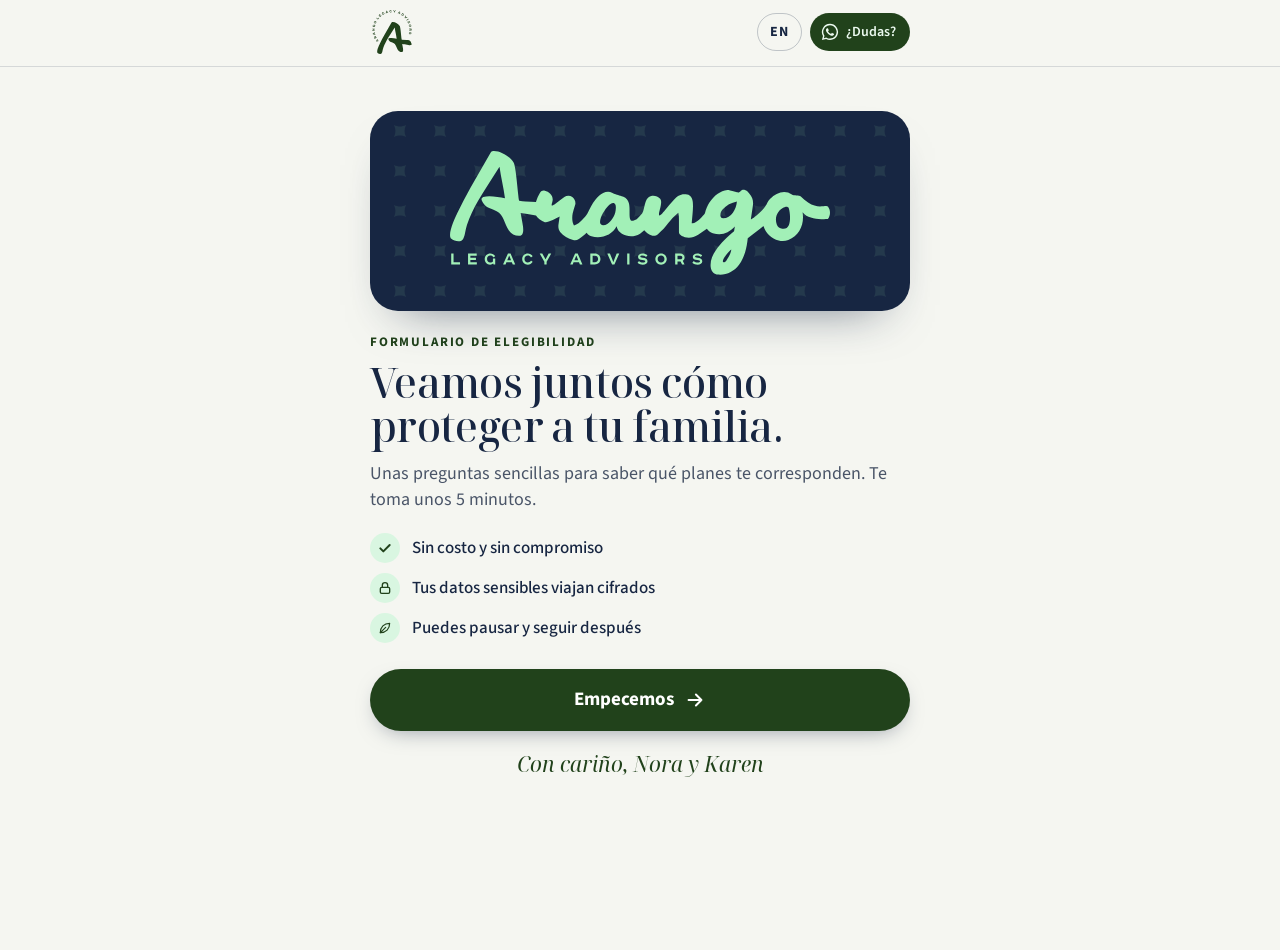
<file: elegibilidad/index.html>
<!doctype html>
<html lang="es">
<head>
<meta charset="utf-8">
<meta name="viewport" content="width=device-width, initial-scale=1, viewport-fit=cover">
<title>Elegibilidad · Arango Legacy Advisors</title>
<meta name="description" content="Formulario de elegibilidad de Arango Legacy Advisors. Unas preguntas sencillas para saber qué planes de seguro de vida te corresponden.">
<meta name="robots" content="noindex">
<meta name="theme-color" content="#21421B">
<link rel="icon" type="image/svg+xml" href="data:image/svg+xml,%3Csvg xmlns=%22http://www.w3.org/2000/svg%22 viewBox=%220 0 472.5 529.0%22%3E%3Cg fill=%22%2321421B%22%3E%3Cpath d=%22M 295.1,455.8 C 274.1,406.6 273.9,406.2 224,385.8 C 218.1,383.3 211.9,380.2 207.7,375.4 C 202.2,369.1 189.1,353.7 192.6,346.3 C 193.6,344.2 196.4,342 199,340 C 226,332.3 262.9,340.2 292.2,344.6 C 286.3,296.4 275.2,259.1 268.9,210.4 L 215.8,293.6 C 199.7,318.9 184.3,342.8 170.1,369.1 C 151.6,403.3 135.6,438.1 125.7,475.6 C 121,493.3 120.3,530.6 94.7,529 C 83.3,528.2 71.8,525.1 63,517.3 C 44.9,501.1 81.5,423.9 91.1,404.1 C 108.4,368.2 126.3,333.8 146.2,299 L 230.7,151.2 C 233,147.2 236.3,143.8 241,143.3 C 272.3,140.3 311.8,167.4 329.9,192 C 334.8,209.3 337.7,225.7 339.6,243.5 L 349.5,336.5 C 350.3,343.6 351.4,349.7 353.5,356.7 L 413.3,360.5 C 433.8,361.8 452.3,360.9 460,379.6 L 471.2,406.7 C 473.4,412.1 472,419 466.1,421 C 459.4,423.2 451.8,423.4 444.4,422.3 C 425.7,419.6 407.8,416.2 389.4,412.3 C 379.2,410.2 370.3,408.9 358.8,407.8 L 366,447.2 C 368.6,461.4 377,501.8 356.7,504.7 C 338.3,507.4 320.9,498.8 310.1,484 C 303.8,475.3 299.4,465.9 295.1,455.8%22/%3E%3Cpath d=%22M 63.8,353.7 C 64.1,353.3 64.1,352.9 63.8,352.4 L 60.8,348.5 C 60.5,348.1 60,348.1 59.8,348.5 L 45.1,374.1 C 45,374.4 45,374.6 45.2,374.9 L 48.7,379.6 C 48.9,379.9 49.2,380 49.5,379.9 L 78.6,373.5 C 79.1,373.3 79.2,373.1 78.9,372.6 L 75.8,368.5 C 75.5,368.2 75.2,368.1 74.8,368.2 L 69.6,369.6 L 61.1,358.3 Z M 51.7,374.3 L 51.4,373.8 L 58,363.2 L 63.9,371.1 Z M 51.7,374.3%22/%3E%3Cpath d=%22M 26.5,345.2 C 26.7,345.6 27,345.7 27.4,345.5 L 51.9,334.3 C 52.3,334 52.4,333.7 52.2,333.3 L 50.3,329.1 C 50.1,328.7 49.8,328.6 49.3,328.8 L 43.1,331.6 L 40.1,325 C 40,324.8 39.9,324.6 39.7,324.3 L 44.7,318.2 C 44.9,317.8 44.9,317.5 44.8,317.1 L 42.6,312.5 C 42.4,312.1 42,312 41.8,312.3 L 35.8,320 C 33,318 29.3,317.5 25.9,319.1 C 20.5,321.6 18.5,327.8 21.1,333.5 Z M 38,334 L 29.5,337.9 L 26.3,331.1 C 24.9,328.2 26,325.7 28.4,324.6 C 30.8,323.5 33.4,324.3 34.8,327.2 Z M 38,334%22/%3E%3Cpath d=%22M 30.7,272.9 C 31.1,272.6 31.3,272.2 31.2,271.7 L 30.1,266.9 C 30,266.4 29.6,266.3 29.2,266.5 L 5.3,283.9 C 5.1,284 5,284.3 5.1,284.6 L 6.4,290.4 C 6.4,290.7 6.6,290.9 6.9,290.9 L 36.1,297 C 36.6,297 36.9,296.8 36.8,296.3 L 35.6,291.3 C 35.5,290.9 35.3,290.6 34.8,290.5 L 29.5,289.7 L 26.4,275.9 Z M 11.3,286.7 L 11.2,286.2 L 21.5,279.1 L 23.7,288.8 Z M 11.3,286.7%22/%3E%3Cpath d=%22M 28.3,225.1 C 28.3,224.7 28.1,224.4 27.6,224.4 L 0.7,224.5 C 0.3,224.5 0,224.8 0,225.3 L 0,229.7 C 0,230.2 0.3,230.4 0.8,230.4 L 10.7,230.4 L 19.5,230 L 19.5,230.2 L 10.3,236.8 L 0.5,244.7 C 0.2,244.9 0.1,245.2 0.1,245.6 L 0.1,249.7 C 0.1,250.1 0.4,250.4 0.9,250.4 L 27.7,250.2 C 28.2,250.2 28.5,250 28.5,249.5 L 28.4,245.1 C 28.4,244.6 28.2,244.4 27.7,244.4 L 17.7,244.4 L 9,244.8 L 8.9,244.6 L 19,237.4 L 28,230.2 C 28.2,230 28.4,229.8 28.4,229.4 Z M 28.3,225.1%22/%3E%3Cpath d=%22M 19.2,183.3 C 19.1,183.8 19.4,184.1 19.8,184.2 L 26.5,185.6 C 27.8,187.7 28.2,189.6 27.6,192.9 C 26.6,197.9 22.2,200.3 17.1,199.3 C 12.1,198.3 9.2,194.2 10.2,189.1 C 10.9,185.6 12.7,183.5 15.7,182 C 16,181.9 16.3,181.5 16,181.1 L 14.3,177.4 C 14.2,177.1 13.9,177 13.6,177.1 C 9.1,178.8 5.6,183.1 4.6,187.9 C 3,196.1 7.7,203.5 15.9,205.2 C 24.3,206.9 31.4,202.4 33.1,194.3 C 33.8,191.1 33.5,188.3 32.1,185.9 L 33.9,185.7 C 34.3,185.7 34.5,185.4 34.6,185 L 35.2,182 C 35.3,181.5 35.1,181.2 34.6,181.1 L 21,178.3 C 20.6,178.2 20.2,178.4 20.1,178.9 Z M 19.2,183.3%22/%3E%3Cpath d=%22M 24.8,143.2 C 26.9,138.4 31.8,136.6 36.6,138.7 C 41.3,140.8 43.2,145.6 41.2,150.3 C 39.1,155.1 34.2,156.9 29.5,154.9 C 24.7,152.7 22.7,147.9 24.8,143.2 Z M 27,160.4 C 34.7,163.8 43.1,160.1 46.4,152.6 C 49.7,145.1 46.7,136.5 39,133.1 C 31.4,129.8 22.9,133.4 19.7,140.9 C 16.4,148.4 19.4,157.1 27,160.4 Z M 27,160.4%22/%3E%3Cpath d=%22M 45.7,96.2 C 45.4,96.6 45.4,96.9 45.8,97.2 L 66.7,114 C 67.1,114.3 67.4,114.3 67.7,113.9 L 81.2,97.2 C 81.5,96.8 81.4,96.5 81.1,96.2 L 77.8,93.5 C 77.4,93.2 77,93.2 76.7,93.6 L 66.6,106.2 L 49.6,92.5 C 49.2,92.2 48.8,92.2 48.5,92.6 Z M 45.7,96.2%22/%3E%3Cpath d=%22M 75.5,62.8 C 75.2,63 75.1,63.5 75.4,63.8 L 92.8,84.3 C 93.1,84.7 93.4,84.7 93.8,84.4 L 110.2,70.5 C 110.5,70.2 110.6,69.8 110.3,69.5 L 107.5,66.3 C 107.2,65.9 106.9,65.9 106.5,66.2 L 94.2,76.6 L 90.2,72 L 100.8,63 C 101.1,62.7 101.2,62.3 100.9,62 L 98.2,58.8 C 97.9,58.5 97.5,58.4 97.1,58.7 L 86.6,67.7 L 83.2,63.6 L 95.2,53.5 C 95.5,53.1 95.6,52.8 95.3,52.4 L 92.6,49.2 C 92.3,48.9 91.9,48.8 91.5,49.2 Z M 75.5,62.8%22/%3E%3Cpath d=%22M 135.7,36.7 C 135.2,36.9 135.1,37.2 135.4,37.7 L 138.7,43.7 C 137.9,46 136.7,47.6 133.8,49.2 C 129.3,51.7 124.6,49.9 122.1,45.4 C 119.7,40.9 120.9,36.1 125.5,33.5 C 128.5,31.9 131.3,31.8 134.4,33.2 C 134.7,33.3 135.2,33.3 135.3,32.7 L 137,29.1 C 137.1,28.8 137,28.5 136.7,28.3 C 132.5,26 127,26.2 122.7,28.5 C 115.4,32.6 112.8,41 116.8,48.3 C 121,55.8 129,58.4 136.3,54.4 C 139.2,52.8 141.2,50.7 142.1,48.2 L 143.4,49.4 C 143.7,49.6 144,49.7 144.4,49.4 L 147,48 C 147.5,47.7 147.6,47.4 147.3,47 L 140.6,34.8 C 140.4,34.3 140,34.2 139.6,34.5 Z M 135.7,36.7%22/%3E%3Cpath d=%22M 185.5,33.5 C 185.8,34 186.2,34.1 186.7,34 L 191.5,32.5 C 191.9,32.4 192,31.9 191.8,31.6 L 172.8,9 C 172.6,8.7 172.4,8.7 172,8.7 L 166.3,10.5 C 166,10.5 165.8,10.7 165.8,11 L 161.8,40.6 C 161.8,41.1 162.1,41.3 162.5,41.2 L 167.5,39.7 C 167.9,39.6 168.1,39.3 168.1,38.8 L 168.6,33.5 L 182.2,29.5 Z M 170.4,15.1 L 170.9,15 L 178.6,24.8 L 169.1,27.6 Z M 170.4,15.1%22/%3E%3Cpath d=%22M 219.3,0 C 211,0.7 205.2,7.3 205.8,15.6 C 206.5,24 213.3,29.8 221.6,29.1 C 226.7,28.7 231.1,26.1 233.4,21.6 C 233.6,21.3 233.5,21 233.2,20.7 L 229.8,18.4 C 229.4,18.2 229.2,18.2 228.9,18.4 C 227.1,21.7 224.6,23.2 221.1,23.4 C 216,23.8 212.2,20.3 211.8,15.2 C 211.4,10 214.6,6.2 219.8,5.7 C 223.3,5.5 225.7,6.6 228.1,9.3 C 228.3,9.6 228.7,9.7 229.1,9.4 L 232.1,6.6 C 232.4,6.4 232.4,6.1 232.2,5.8 C 229.4,1.7 224.2,-0.3 219.3,0 Z M 219.3,0%22/%3E%3Cpath d=%22M 267.5,23.3 L 281.8,4.5 C 282,4.2 281.9,3.9 281.5,3.8 L 275.9,3.1 C 275.5,3 275.3,3.2 275.1,3.5 L 265.6,17 L 265.3,16.9 L 259.3,1.3 C 259.2,1 259,0.8 258.7,0.8 L 253.1,0 C 252.7,-0 252.5,0.3 252.6,0.6 L 261.5,22.5 L 260.7,28.9 C 260.6,29.4 260.8,29.7 261.3,29.7 L 265.8,30.3 C 266.3,30.4 266.6,30.2 266.7,29.7 Z M 267.5,23.3%22/%3E%3Cpath d=%22M 327.4,48.2 C 327.4,48.7 327.7,49.1 328.1,49.3 L 332.7,51.3 C 333.1,51.5 333.5,51.2 333.5,50.7 L 333.5,21.2 C 333.5,21 333.4,20.7 333.1,20.6 L 327.6,18.2 C 327.3,18.1 327,18.2 326.9,18.4 L 304.8,38.5 C 304.5,38.8 304.5,39.1 305,39.3 L 309.7,41.4 C 310.1,41.5 310.4,41.5 310.8,41.2 L 314.6,37.4 L 327.5,43 Z M 327.7,24.4 L 328.2,24.6 L 327.8,37.1 L 318.7,33.2 Z M 327.7,24.4%22/%3E%3Cpath d=%22M 365.2,44.9 L 369.9,48.2 C 374.1,51.2 374.9,55.8 371.9,60 C 368.8,64.3 364.2,64.9 360.1,61.9 L 355.4,58.6 Z M 364.2,37.1 C 363.8,36.9 363.5,36.9 363.2,37.3 L 347.5,59.2 C 347.3,59.5 347.3,59.9 347.7,60.2 L 356.7,66.6 C 363.2,71.3 371.9,70.4 376.8,63.6 C 381.7,56.8 379.8,48.3 373.2,43.6 Z M 364.2,37.1%22/%3E%3Cpath d=%22M 391.8,98.2 C 392,98.4 392.3,98.5 392.7,98.4 L 420.9,89.1 C 421.3,88.9 421.4,88.6 421.1,88.3 L 417.6,84.4 C 417.2,84.1 416.9,83.9 416.4,84.1 L 406.8,87.6 L 395.1,92.2 L 394.9,92 L 400.6,80.8 L 404.9,71.5 C 405.1,71 405,70.5 404.6,70.1 L 401.3,66.5 C 401,66.1 400.5,66.2 400.3,66.6 L 388.3,93.5 C 388.1,93.9 388.2,94.2 388.5,94.5 Z M 391.8,98.2%22/%3E%3Cpath d=%22M 433.9,106.7 C 433.6,106.3 433.2,106.2 432.9,106.5 L 410.2,121 C 409.8,121.2 409.7,121.6 410,122 L 412.5,125.8 C 412.7,126.2 413.1,126.3 413.5,126 L 436.1,111.5 C 436.5,111.3 436.6,110.9 436.3,110.5 Z M 433.9,106.7%22/%3E%3Cpath d=%22M 452.6,140.4 C 449.9,134.1 444.9,130.9 440.2,133 C 434.8,135.4 434.8,140.4 437.1,147.1 C 438.8,152 438.7,154.2 436.9,155 C 435.1,155.8 433.1,154.5 431.4,150.5 C 429.7,146.8 429.5,143.9 430.4,140.4 C 430.6,139.9 430.4,139.6 429.9,139.5 L 425.9,138.6 C 425.4,138.4 425.1,138.6 424.9,139 C 423.6,143.7 424.1,147.9 426.2,152.7 C 429.1,159.2 434.2,162.7 439.4,160.5 C 444.8,158.1 444.9,152.3 442.6,145.3 C 441.1,140.8 441.3,139.1 442.8,138.4 C 444.3,137.7 445.9,139.1 447.4,142.3 C 448.8,145.6 449.1,148.8 448.3,151.7 C 448.1,152.2 448.4,152.5 448.8,152.7 L 452.8,153.7 C 453.3,153.8 453.5,153.7 453.6,153.2 C 454.8,149.1 454.5,144.5 452.6,140.4 Z M 452.6,140.4%22/%3E%3Cpath d=%22M 462.3,188.3 C 463.3,193.3 460.5,197.6 455.3,198.7 C 450.3,199.8 445.9,197 444.8,192 C 443.7,186.9 446.6,182.5 451.6,181.5 C 456.8,180.4 461.2,183.2 462.3,188.3 Z M 450.4,175.5 C 442.2,177.3 437.5,185.1 439.3,193.1 C 441,201.1 448.4,206.4 456.6,204.7 C 464.7,202.9 469.5,195.1 467.8,187.1 C 466.1,179.1 458.5,173.8 450.4,175.5 Z M 450.4,175.5%22/%3E%3Cpath d=%22M 472.5,224.7 C 472.5,224.2 472.2,224 471.8,224 L 444.9,223.9 C 444.4,223.9 444.2,224.2 444.2,224.7 L 444.2,229.2 C 444.2,229.7 444.4,230 444.9,230 L 451.7,230 L 451.7,237.3 C 451.7,237.5 451.7,237.7 451.7,238.1 L 444.7,241.6 C 444.3,241.8 444.1,242.1 444.1,242.5 L 444.1,247.6 C 444.1,248 444.5,248.3 444.9,248.1 L 453.5,243.6 C 455.2,246.6 458.4,248.6 462.1,248.6 C 468,248.6 472.5,243.8 472.5,237.5 Z M 457.4,230 L 466.8,230 L 466.8,237.5 C 466.8,240.8 464.8,242.6 462.1,242.6 C 459.5,242.6 457.4,240.7 457.4,237.5 Z M 457.4,230%22/%3E%3Cpath d=%22M 468.4,282 C 469.7,275.3 467.5,269.8 462.4,268.8 C 456.7,267.6 453.7,271.8 451.8,278.5 C 450.3,283.6 449,285.3 447,284.9 C 445.2,284.5 444.3,282.3 445.1,278.1 C 445.9,274 447.4,271.6 450.2,269.2 C 450.6,268.9 450.6,268.6 450.2,268.2 L 447.5,265.1 C 447.2,264.7 446.8,264.7 446.5,265 C 442.7,268 440.7,271.8 439.7,276.9 C 438.2,283.8 440.4,289.7 446,290.8 C 451.8,292 455.2,287.3 457.3,280.3 C 458.7,275.8 459.8,274.4 461.4,274.7 C 463,275 463.6,277.1 462.9,280.6 C 462.2,284.1 460.6,286.8 458.3,288.8 C 457.9,289.1 457.9,289.5 458.2,289.8 L 460.8,293 C 461.1,293.4 461.4,293.4 461.8,293.1 C 465.1,290.3 467.5,286.5 468.4,282 Z M 468.4,282%22/%3E%3C/g%3E%3C/svg%3E">
<link rel="preconnect" href="https://fonts.googleapis.com">
<link rel="preconnect" href="https://fonts.gstatic.com" crossorigin>
<link href="https://fonts.googleapis.com/css2?family=Noto+Serif+Display:ital,wght@0,400;0,500;0,600;1,400;1,500&family=Source+Sans+3:wght@400;500;600;700&display=swap" rel="stylesheet">
<style>
:root{
  /* Manual de marca Arango Legacy (2026-04-15): Verde Raíz #21421B · Azul Fundacional #172642 · Verde Patrimonio #59994F · Verde Cercano #A2F0B7
     Títulos Noto Serif Display · Texto Source Sans 3 */
  --paper:#f5f6f1;--paper2:#e4e9e0;--cream:#fbfcf9;--white:#fff;
  --ink:#172642;--forest:#21421B;--forest2:#2b5524;--moss:#21421B;--sage:#59994F;--leaf:#A2F0B7;
  --mint:#d9f6e1;--mint2:#ecfaf0;--gold:#59994F;--gold2:#A2F0B7;--goldsoft:#d9f6e1;
  --brown:#172642;--cinnamon:#94552a;--muted:#4a5568;--line:rgba(23,38,66,.14);--line2:rgba(23,38,66,.24);
  --fd:"Noto Serif Display",Georgia,"Times New Roman",serif;--fb:"Source Sans 3","Segoe UI",system-ui,-apple-system,sans-serif;--fh:"Noto Serif Display",Georgia,serif;
  --r:22px;--rs:14px;--ease:cubic-bezier(.16,1,.3,1);
}
*{box-sizing:border-box;margin:0;padding:0}
html{-webkit-text-size-adjust:100%;scroll-behavior:smooth}
body{background:var(--paper);color:var(--ink);font:400 18px/1.45 var(--fb);min-height:100vh;min-height:100dvh;-webkit-font-smoothing:antialiased;overflow-x:hidden}
button{font:inherit;color:inherit;cursor:pointer;border:0;background:none;-webkit-tap-highlight-color:transparent}
input,select,textarea{font:inherit;color:inherit}
a{color:inherit}
svg{display:block}
.wrap{max-width:580px;margin:0 auto;padding:0 20px}
:focus-visible{outline:3px solid var(--sage);outline-offset:2px}

/* ---------- top bar ---------- */
.top{position:sticky;top:0;z-index:20;background:rgba(245,246,241,.92);backdrop-filter:blur(10px);-webkit-backdrop-filter:blur(10px);border-bottom:1px solid var(--line);padding:10px 0 12px}
.top-row{display:flex;align-items:center;justify-content:space-between;gap:12px}
.brand{display:flex;align-items:center;gap:10px;text-decoration:none;min-width:0}
.brand{color:var(--forest)}
.brand .logo-main{height:38px;width:auto}
.seal{width:44px;height:44px;flex:none;display:grid;place-items:center;color:var(--forest)}
.seal svg{width:100%;height:100%}
.top-act{display:flex;align-items:center;gap:8px}
.lang-btn{height:38px;min-width:44px;padding:0 12px;border-radius:999px;border:1.5px solid var(--line2);font-size:14px;font-weight:700;letter-spacing:.06em}
.help{height:38px;padding:0 14px 0 10px;border-radius:999px;background:var(--forest);color:var(--mint2);display:inline-flex;align-items:center;gap:6px;font-size:14px;font-weight:600;text-decoration:none}
.help svg{width:20px;height:20px}
.prog{display:grid;grid-template-columns:repeat(8,1fr);gap:5px;margin-top:12px}
.prog i{display:block;height:6px;border-radius:9px;background:var(--paper2);overflow:hidden}
.prog b{display:block;height:100%;background:linear-gradient(90deg,var(--forest),var(--sage));transform-origin:left}
.prog-l{margin-top:7px;font-size:13px;color:var(--muted);font-weight:500;letter-spacing:.02em}

/* ---------- screens ---------- */
main{padding:26px 0 170px}
.screen.enter{animation:rise .55s var(--ease) both}
@keyframes rise{from{opacity:0;transform:translateY(16px)}to{opacity:1;transform:none}}
.eyebrow{font-size:13px;letter-spacing:.14em;text-transform:uppercase;color:var(--forest);font-weight:700}
.q{font-family:var(--fd);font-weight:500;font-size:clamp(27px,7.4vw,34px);line-height:1.13;letter-spacing:-.01em;margin-top:8px;outline:none}
.hint{color:var(--muted);margin-top:10px;font-size:17px}
.fields{margin-top:6px}
.fld{margin-top:24px}
.lbl{display:block;font-weight:600;font-size:16px;margin-bottom:10px}
.lbl em{font-style:normal;font-weight:400;color:var(--muted);font-size:14px}
.fhint{font-size:15px;color:var(--muted);margin:-4px 0 10px}
.msg{color:var(--cinnamon);font-size:15px;font-weight:600;margin-top:8px;display:none}
.fld.err .msg{display:block}
.fld.err .inp,.fld.err .sel,.fld.err .ta{border-color:var(--cinnamon);background:#fffaf3}
.fld.err .chip{border-color:rgba(148,85,42,.55)}
.shake{animation:shake .4s}
@keyframes shake{20%,60%{transform:translateX(-6px)}40%,80%{transform:translateX(6px)}}

/* inputs */
.inp{display:flex;align-items:center;gap:8px;background:var(--white);border:1.5px solid var(--line2);border-radius:var(--rs);min-height:58px;padding:0 16px;transition:border-color .2s,box-shadow .2s}
.inp:focus-within{border-color:var(--forest);box-shadow:0 0 0 4px rgba(90,151,79,.18)}
.inp input{flex:1;min-width:0;width:100%;border:0;outline:0;background:transparent;font-size:19px;height:56px}
.row2>*,.dob>*,.sh-grid>*,.dep-row>*{min-width:0}
.inp input::placeholder,.ta::placeholder{color:#8f998d}
.pre,.suf{color:var(--muted);font-weight:600;font-size:17px;white-space:nowrap}
.ta{display:block;width:100%;min-height:96px;resize:vertical;background:var(--white);border:1.5px solid var(--line2);border-radius:var(--rs);padding:14px 16px;font-size:18px;outline:0;transition:border-color .2s,box-shadow .2s}
.ta:focus{border-color:var(--forest);box-shadow:0 0 0 4px rgba(90,151,79,.18)}
.sel{appearance:none;-webkit-appearance:none;width:100%;height:58px;background:var(--white) url("data:image/svg+xml,%3Csvg xmlns='http://www.w3.org/2000/svg' width='14' height='9' viewBox='0 0 14 9'%3E%3Cpath d='M1 1l6 6 6-6' fill='none' stroke='%231f3d1a' stroke-width='2'/%3E%3C/svg%3E") right 16px center/14px no-repeat;border:1.5px solid var(--line2);border-radius:var(--rs);padding:0 40px 0 16px;font-size:18px;outline:0}
.sel:focus{border-color:var(--forest);box-shadow:0 0 0 4px rgba(90,151,79,.18)}
.mt{margin-top:10px}
.row2{display:grid;grid-template-columns:1fr 1fr;gap:12px}
.row2>.fld{margin-top:24px}
.dob{display:grid;grid-template-columns:1.5fr 1fr 1.2fr;gap:10px}
.dob .inp{padding:0 12px}
.dob .inp input{text-align:center}
.age-badge{display:none;margin-top:12px;font-family:var(--fh);font-style:italic;font-size:22px;color:var(--moss);line-height:1.1}
.age-badge.show{display:block;animation:rise .4s var(--ease)}

/* chips */
.chips{display:flex;flex-wrap:wrap;gap:10px}
.chip{position:relative;min-height:52px;padding:12px 18px;border-radius:999px;background:var(--cream);border:1.5px solid var(--line2);font-size:17px;font-weight:500;line-height:1.2;display:inline-flex;align-items:center;gap:10px;text-align:left;transition:transform .15s var(--ease),background-color .2s,border-color .2s,box-shadow .2s}
.chip:hover{border-color:var(--sage)}
.chip:active{transform:scale(.97)}
.chip .tick{display:none;width:22px;height:22px;flex:none;border-radius:50%;background:var(--forest);color:#fff;place-items:center}
.chip .tick svg{width:13px;height:13px}
.chip.on{background:var(--mint);border-color:var(--forest);box-shadow:inset 0 0 0 1px var(--forest);color:var(--forest);font-weight:600}
.chip.on .tick{display:grid}
.chips.yn .chip{flex:1 1 0;justify-content:center;min-width:110px}
.chips.sm .chip{font-size:16px;padding:10px 16px;min-height:48px}
.chips.stack{flex-direction:column}
.chips.stack .chip{border-radius:var(--rs);justify-content:flex-start;padding:15px 18px;width:100%}
.chips.cards{display:grid;grid-template-columns:1fr 1fr;gap:12px}
.chips.cards .chip{flex-direction:column;align-items:flex-start;justify-content:flex-start;border-radius:var(--r);padding:16px;min-height:132px;gap:6px}
.chips.cards .chip .ic{width:40px;height:40px;border-radius:12px;background:var(--goldsoft);color:var(--brown);display:grid;place-items:center;margin-bottom:6px}
.chips.cards .chip.on .ic{background:var(--forest);color:var(--gold2)}
.chips.cards .chip .ic svg{width:24px;height:24px}
.chips.cards .chip small{font-size:14px;color:var(--muted);font-weight:400}
.chips.cards .chip .tick{position:absolute;top:12px;right:12px}
.chips.none .chip{width:100%;justify-content:center;border-style:dashed;font-weight:600}
.chips.none .chip.on{border-style:solid}
.or{text-align:center;color:var(--muted);font-size:14px;margin:14px 0;letter-spacing:.08em;text-transform:uppercase}
.chips.xs .chip{min-height:38px;padding:7px 13px;font-size:14px}
.chips.xs .chip .tick{width:16px;height:16px}
.chips.xs .chip .tick svg{width:10px;height:10px}

/* switch + check */
.switch{display:flex;align-items:center;gap:12px;font-size:16px;font-weight:500;text-align:left;padding:4px 0}
.switch .knob{width:50px;height:30px;flex:none;border-radius:99px;background:var(--paper2);border:1.5px solid var(--line2);position:relative;transition:background .2s}
.switch .knob::after{content:"";position:absolute;top:2px;left:2px;width:23px;height:23px;border-radius:50%;background:#fff;box-shadow:0 1px 3px rgba(0,0,0,.25);transition:transform .25s var(--ease)}
.switch.on .knob{background:var(--sage);border-color:var(--sage)}
.switch.on .knob::after{transform:translateX(20px)}
.check{display:flex;align-items:flex-start;gap:14px;text-align:left;font-size:16px;line-height:1.4;padding:16px;border-radius:var(--rs);background:var(--cream);border:1.5px solid var(--line2);width:100%}
.check .box{width:26px;height:26px;flex:none;border-radius:8px;border:2px solid var(--forest);display:grid;place-items:center;background:#fff;margin-top:1px}
.check.on{background:var(--mint2);border-color:var(--forest)}
.check.on .box{background:var(--forest);color:#fff}
.check .box svg{width:15px;height:15px}

/* cards, rows */
.card{background:var(--cream);border:1.5px solid var(--line);border-radius:var(--r);padding:18px;margin-top:16px}
.card h3{font-family:var(--fd);font-weight:500;font-size:22px}
.card .fld:first-of-type{margin-top:14px}
.ben-h{display:flex;align-items:center;gap:10px}
.ben-n{width:30px;height:30px;border-radius:50%;background:var(--forest);color:var(--gold2);display:grid;place-items:center;font-family:var(--fd);font-size:16px;flex:none}
.ben-h strong{flex:1;font-weight:600}
.x{width:38px;height:38px;border-radius:50%;border:1.5px solid var(--line2);font-size:22px;line-height:1;color:var(--muted);flex:none}
.dep-row{display:grid;grid-template-columns:1fr 96px auto;gap:10px;margin-top:12px;align-items:center}
.dep-row .x{visibility:visible}
.add{margin-top:14px;min-height:50px;padding:0 18px;border-radius:999px;border:1.5px dashed var(--sage);color:var(--moss);font-weight:600;font-size:16px;display:inline-flex;align-items:center;gap:6px}
.sub{margin-top:12px}
.total{display:flex;align-items:center;justify-content:space-between;gap:12px;flex-wrap:wrap;margin-top:18px;padding:14px 16px;border-radius:var(--rs);background:#fff6e6;border:1.5px solid rgba(148,85,42,.35);font-weight:600;color:var(--cinnamon)}
.total.ok{background:var(--mint2);border-color:rgba(47,90,42,.35);color:var(--moss)}
.total button{font-size:15px;font-weight:600;text-decoration:underline;color:var(--brown)}
.note{display:flex;gap:10px;align-items:flex-start;margin-top:22px;padding:14px 16px;background:var(--mint2);border-radius:var(--rs);font-size:15px;color:var(--moss)}
.note svg{width:20px;height:20px;flex:none;margin-top:1px}
.hp{position:absolute!important;left:-9999px!important;width:1px;height:1px;opacity:0}

/* review */
.rv{background:var(--cream);border:1.5px solid var(--line);border-radius:var(--r);padding:16px 18px;margin-top:14px}
.rv-h{display:flex;align-items:center;justify-content:space-between;gap:10px}
.rv-h h3{font-family:var(--fd);font-weight:500;font-size:20px}
.edit{font-size:15px;font-weight:600;color:var(--moss);padding:8px 12px;border-radius:999px;background:var(--mint2)}
.rv dl{margin-top:8px}
.rv dl div{display:flex;justify-content:space-between;gap:16px;padding:8px 0;border-top:1px dashed var(--line);font-size:15px}
.rv dt{color:var(--muted)}
.rv dd{font-weight:600;text-align:right;overflow-wrap:anywhere}
.rv .empty{font-size:15px;color:var(--muted);margin-top:6px}

/* bottom nav */
.nav{position:fixed;left:0;right:0;bottom:0;z-index:20;background:linear-gradient(to top,var(--paper) 72%,rgba(244,241,232,0));padding:22px 0 calc(12px + env(safe-area-inset-bottom))}
.nav-in{display:flex;gap:12px;align-items:center}
.btn-back{width:58px;height:58px;flex:none;border-radius:50%;border:1.5px solid var(--line2);background:var(--cream);display:grid;place-items:center}
.btn-back svg,.btn-next svg{width:22px;height:22px}
.btn-next,.btn-gold{flex:1;height:58px;border-radius:999px;background:var(--forest);color:#fff;font-weight:700;font-size:18px;display:inline-flex;align-items:center;justify-content:center;gap:10px;box-shadow:0 8px 22px -10px rgba(23,38,66,.5);transition:transform .15s var(--ease),background .2s;text-decoration:none}
.btn-next:hover,.btn-gold:hover{background:var(--forest2)}
.btn-next:active,.btn-gold:active{transform:scale(.98)}
.btn-next[disabled]{opacity:.65;cursor:progress}
.btn-gold svg,.btn-ghost svg{width:22px;height:22px;flex:none}
.btn-ghost{height:52px;padding:0 20px;border-radius:999px;border:1.5px solid var(--line2);background:var(--cream);font-weight:600;font-size:16px;display:inline-flex;align-items:center;justify-content:center;gap:8px;text-decoration:none}
.saved{text-align:center;font-size:13px;color:var(--muted);margin-top:8px;display:flex;align-items:center;justify-content:center;gap:6px}
.saved svg{width:14px;height:14px}
.ret{display:flex;justify-content:center;margin-bottom:10px}
.ret button{font-size:15px;font-weight:600;color:var(--moss);background:var(--mint2);padding:9px 16px;border-radius:999px;border:1px solid rgba(47,90,42,.25)}

/* welcome */
.hero{padding-top:18px}
.hero h1{font-family:var(--fd);font-weight:500;font-size:clamp(32px,9vw,42px);line-height:1.06;letter-spacing:-.015em;margin-top:24px}
.hero p.lead{font-size:18px;color:var(--muted);margin-top:12px}
.perks{list-style:none;margin-top:20px;display:grid;gap:10px}
.perks li{display:flex;gap:12px;align-items:center;font-size:17px;font-weight:500}
.perks .dot{width:30px;height:30px;border-radius:50%;background:var(--mint);color:var(--forest);display:grid;place-items:center;flex:none}
.perks .dot svg{width:16px;height:16px}
.hero .cta{margin-top:26px;display:grid;gap:12px}
.hero .cta .btn-gold{height:62px;font-size:19px}
.sign{font-family:var(--fh);font-style:italic;font-size:21px;color:var(--moss);margin-top:18px;text-align:center}
.resume{margin-top:22px;padding:16px 18px;border-radius:var(--r);background:var(--goldsoft);border:1.5px solid rgba(89,153,79,.45)}
.resume strong{display:block;font-size:17px}
.resume p{font-size:15px;color:var(--brown);margin-top:2px}
.resume .rbtns{display:flex;gap:10px;margin-top:12px;flex-wrap:wrap}
.resume .rbtns .btn-gold{height:50px;font-size:16px;flex:1}
.resume .rbtns .btn-ghost{height:50px;flex:none}

/* Logo principal en Verde Cercano sobre Azul Fundacional con el patrón de estrellas (manual: tarjeta y sobre) */
.hero-logo{position:relative;border-radius:28px;background:var(--ink) url("data:image/svg+xml,%3Csvg xmlns=%22http://www.w3.org/2000/svg%22 width=%2240%22 height=%2240%22 viewBox=%220 0 40 40%22%3E%3Cpath fill=%22%23A2F0B7%22 fill-opacity=%220.09%22 d=%22M14 14C17.75 15.98 22.25 15.98 26 14C24.02 17.75 24.02 22.25 26 26C22.25 24.02 17.75 24.02 14 26C15.98 22.25 15.98 17.75 14 14Z%22/%3E%3C/svg%3E") center/40px 40px;box-shadow:0 24px 50px -30px rgba(23,38,66,.65);padding:40px 22px 36px;display:grid;place-items:center;color:var(--leaf);min-height:200px}
.hero-logo .logo-main{width:min(84%,380px);height:auto}

/* done */
.done{text-align:center;padding-top:40px}
.done .badge{width:96px;height:96px;margin:0 auto;border-radius:50%;background:var(--forest);color:var(--gold2);display:grid;place-items:center;animation:pop .7s var(--ease) both}
.done .badge svg{width:46px;height:46px}
@keyframes pop{from{transform:scale(.4);opacity:0}to{transform:none;opacity:1}}
.done h1{font-family:var(--fd);font-weight:500;font-size:clamp(32px,8vw,40px);margin-top:22px;line-height:1.1}
.done p{color:var(--muted);margin-top:12px;font-size:18px}
.done .cta{display:grid;gap:12px;margin-top:28px}
.preview-box{margin-top:30px;padding:16px;border-radius:var(--r);border:1.5px dashed var(--gold);background:var(--mint2);text-align:left}
.preview-box strong{display:block;font-size:15px;color:var(--brown)}
.preview-box p{font-size:14px;margin-top:4px}
.preview-box .rbtns{display:flex;gap:10px;flex-wrap:wrap;margin-top:12px}
.preview-box .btn-ghost{height:46px;font-size:15px}
.err-box{margin-top:16px;padding:14px 16px;border-radius:var(--rs);background:#fff6e6;border:1.5px solid rgba(148,85,42,.4);color:var(--cinnamon);font-size:15px;font-weight:600}
.err-box a{color:var(--brown)}
canvas.confetti{position:fixed;inset:0;pointer-events:none;z-index:50}

/* toast + modal */
.toast{position:fixed;left:50%;top:96px;z-index:40;transform:translate(-50%,-14px);opacity:0;background:var(--forest);color:var(--mint2);padding:10px 20px;border-radius:20px;font-family:var(--fh);font-style:italic;font-size:19px;line-height:1.25;text-align:center;width:max-content;max-width:min(92vw,520px);box-shadow:0 14px 30px -14px rgba(0,0,0,.5);transition:all .45s var(--ease)}
.toast.show{opacity:1;transform:translate(-50%,0)}
.modal{position:fixed;inset:0;z-index:60;background:rgba(16,29,20,.6);display:grid;place-items:center;padding:16px}
.modal-card{background:var(--paper);width:min(720px,100%);height:min(86vh,900px);border-radius:20px;overflow:hidden;display:flex;flex-direction:column}
.modal-h{display:flex;justify-content:space-between;align-items:center;padding:12px 16px;border-bottom:1px solid var(--line);font-weight:600}
.modal iframe{flex:1;border:0;width:100%;background:#fff}

/* ---------- secure data ---------- */
.trust{display:flex;gap:12px;align-items:center;margin-top:20px;padding:14px 16px;border-radius:var(--rs);background:var(--forest);color:var(--mint2);font-size:16px;font-weight:600;line-height:1.35}
.trust svg{width:22px;height:22px;flex:none;color:var(--gold2)}
.chips.stack .chip{flex-wrap:wrap}
.chips.stack .chip small{flex-basis:100%;font-size:14px;color:var(--muted);font-weight:400;margin-top:-4px}
.secret .pre svg{width:18px;height:18px;color:var(--moss)}
.secret input{letter-spacing:.08em;font-variant-numeric:tabular-nums}
.secret:not(.masked):not(.reveal) input{-webkit-text-security:disc}
.secret.masked input{color:var(--moss);font-weight:600}
.eye{font-size:14px;font-weight:700;color:var(--moss);padding:7px 12px;border-radius:999px;background:var(--mint2);flex:none}
.prot .prot-msg{margin-top:8px;color:var(--muted);font-size:15px}
.prot-row{display:flex;gap:10px;align-items:flex-end;flex-wrap:wrap;margin-top:6px}
.prot-row .sh-f{min-width:220px}
.prot .btn-gold,.btnrow .btn-gold{height:48px;flex:none;padding:0 22px;font-size:15px}
.btnrow{display:flex;gap:10px;flex-wrap:wrap;margin-top:14px}
.btnrow .btn-ghost{height:48px;flex:none;padding:0 18px;font-size:15px;cursor:pointer}
.secv{display:grid;grid-template-columns:repeat(2,minmax(0,1fr));gap:10px 14px;margin-top:12px}
.secv div{background:#fff;border:1px solid var(--line);border-radius:12px;padding:10px 12px}
.secv dt{font-size:12px;color:var(--muted);font-weight:600}
.secv dd{font-size:18px;font-weight:700;letter-spacing:.04em;display:flex;justify-content:space-between;align-items:center;gap:8px;margin-top:2px;overflow-wrap:anywhere}
.secv dd button{font-size:13px;font-weight:600;color:var(--moss);background:var(--mint2);padding:5px 10px;border-radius:99px;flex:none;letter-spacing:0}
.printonly{display:none}
.kmsg{margin-top:12px;font-weight:600;font-size:15px}
.kmsg.ok{color:var(--moss)} .kmsg.bad{color:var(--cinnamon)}
.kp{font-size:15px;color:var(--muted);margin-top:8px}
.pubkey{font-family:ui-monospace,Menlo,Consolas,monospace;font-size:12px!important;min-height:96px;word-break:break-all}
dl.kv.one{grid-template-columns:1fr}

/* ---------- agent sheet ---------- */
.sheet{max-width:900px;margin:0 auto;padding:24px 20px 60px}
.sh-top{display:flex;gap:16px;align-items:center;flex-wrap:wrap;padding-bottom:18px;border-bottom:2px solid var(--forest)}
.sh-top .seal{width:64px;height:64px}
.sh-title{flex:1;min-width:220px}
.sh-title .kick{font-size:12px;letter-spacing:.14em;text-transform:uppercase;color:var(--forest);font-weight:700}
.sh-title h1{font-family:var(--fd);font-weight:500;font-size:30px;line-height:1.1;margin-top:4px}
.sh-title .meta{font-size:14px;color:var(--muted);margin-top:4px}
.sh-actions{display:flex;gap:8px;flex-wrap:wrap}
.sh-actions .btn-gold{height:46px;font-size:15px;padding:0 18px;flex:none}
.sh-actions .btn-ghost{height:46px;font-size:15px;padding:0 16px}
.sh-sec{margin-top:16px;padding:16px 18px;background:var(--cream);border:1px solid var(--line);border-radius:16px;break-inside:avoid}
.sh-sec.agent{background:#f2fbf4;border-color:rgba(89,153,79,.4)}
.sh-sec h2{font-family:var(--fd);font-weight:500;font-size:19px;display:flex;align-items:center;gap:10px}
.sh-sec h2 span{width:26px;height:26px;border-radius:50%;background:var(--forest);color:var(--gold2);display:grid;place-items:center;font-size:14px;flex:none}
.sh-sec h2 em{font-style:normal;font-family:var(--fb);font-size:12px;letter-spacing:.12em;text-transform:uppercase;color:var(--forest);font-weight:700}
.sh-f{display:block;margin-top:12px}
.sh-l{display:block;font-size:13px;color:var(--muted);font-weight:600;margin-bottom:6px}
.sh-grid{display:grid;grid-template-columns:repeat(2,minmax(0,1fr));gap:4px 16px}
.sheet .inp{min-height:46px;padding:0 12px}
.sheet .inp input{height:44px;font-size:16px}
.sheet .ta{min-height:80px;font-size:16px;margin-top:10px}
dl.kv{display:grid;grid-template-columns:repeat(2,minmax(0,1fr));gap:0 24px;margin-top:8px}
dl.kv div{display:flex;justify-content:space-between;gap:12px;padding:7px 0;border-bottom:1px dashed var(--line);font-size:14px;min-height:34px}
dl.kv dt{color:var(--muted)}
dl.kv dd{font-weight:600;text-align:right;overflow-wrap:anywhere}
.sheet.blank dl.kv dd{flex:1;border-bottom:1px solid var(--line2);margin-left:8px}
.sh-foot{margin-top:18px;font-size:12px;color:var(--muted);text-align:center}
.warn{margin-top:14px;padding:12px 14px;border-radius:12px;background:#fff6e6;color:var(--cinnamon);font-weight:600}
.sh-links{margin-top:10px;font-size:14px}
.sh-links a{color:var(--moss);font-weight:600}

@media (max-width:640px){
  .sh-grid,dl.kv{grid-template-columns:1fr}
}
@media (max-width:380px){
  .chips.cards{grid-template-columns:1fr}
  .row2{grid-template-columns:1fr}
}
@media (prefers-reduced-motion:reduce){*,*::before,*::after{animation:none!important;transition:none!important}}

@media print{
  @page{size:letter;margin:.45in}
  body{background:#fff;font-size:12px}
  .noprint,.nav,.top,.toast{display:none!important}
  .sheet{max-width:none;padding:0}
  .sh-sec{background:#fff!important;border:1px solid #cfc8b6;padding:8px 12px;margin-top:8px;border-radius:8px}
  .sh-sec h2{font-size:14px}
  .sh-sec h2 span{width:20px;height:20px;font-size:11px}
  .sh-title h1{font-size:22px}
  dl.kv{grid-template-columns:1fr 1fr!important}
  .sh-grid{grid-template-columns:1fr 1fr!important}
  dl.kv div{font-size:11px;padding:3px 0;min-height:22px}
  .sheet .inp{min-height:28px;border:0;border-bottom:1px solid #999;border-radius:0;padding:0}
  .sheet .inp input{height:26px;font-size:12px}
  .sheet .ta{border:1px solid #bbb;min-height:60px;font-size:12px}
  .chip{min-height:0!important;padding:2px 8px!important;font-size:11px!important;border:1px solid #999!important;background:#fff!important;box-shadow:none!important}
  .sheet:not(.blank) .chip:not(.on){display:none}
  .sheet:not(.blank) .chip.on{border:0!important;padding:0!important;font-weight:700}
  .chip .tick{display:none!important}
  .sheet.blank .chip::before{content:"☐";margin-right:2px}
  .printonly{display:block!important}
}
</style>
</head>
<body>
<div id="app"></div>

<script>
'use strict';
/* =====================================================================
   CONFIGURACIÓN — lo único que hay que tocar
   ===================================================================== */
const CONFIG = {
  // URL del Apps Script (ver LEEME.md). Vacío = modo vista previa (no envía nada).
  endpoint: 'https://script.google.com/macros/s/AKfycbw4Xg1ssoW-mBFwE52DI2tMe0p8p6IiKmqLcgizakck-I9ir7D5S09KvdLMFMk3VaAR/exec',
  // WhatsApp principal (solo dígitos, con el 1 de EE. UU.)
  whatsapp: '17818669187',
  // Links personalizados: ?a=nora o ?a=karen
  agents: {
    nora:  { name: 'Nora',  wa: '17818669187' },
    karen: { name: 'Karen', wa: '17816559014' }   // Karen: (781) 655-9014
  },
  // Carpeta de imágenes del sitio. Los logos oficiales ya vienen DENTRO de este archivo;
  // solo el correo usa un PNG del logo (los correos no muestran SVG).
  assets: '/assets/img/',
  emailLogo: 'logo-arango-email.png',
  storageKey: 'arango-elegibilidad-v1',
  // Llave(s) públicas RSA-OAEP 4096 (SPKI, base64url). Se generan en  index.html#llaves  (solo Daniel).
  // Vacío = el formulario NO pide SSN/ITIN ni datos del banco (solo "por teléfono").
  publicKeys: ['[base64]'],
  // Llave privada cerrada (la genera #llaves). Solo se abre con el PIN, a través del Apps Script.
  sealedKey: {"kid":"54d6b2da502949ae","iv":"DEASOnlcMQFGbVM-","data":"[base64]"}
};

/* =====================================================================
   Textos ES / EN
   ===================================================================== */
const T = {
es: {
  help:'¿Dudas?', helpMsg:'Hola, tengo una pregunta sobre el formulario de elegibilidad.',
  wKick:'Formulario de elegibilidad', wKickA:'Te acompaña {a}',
  wTitle:'Veamos juntos cómo proteger a tu familia.',
  wLead:'Unas preguntas sencillas para saber qué planes te corresponden. Te toma unos 5 minutos.',
  wP1:'Sin costo y sin compromiso', wP2:'Tus datos sensibles viajan cifrados', wP3:'Puedes pausar y seguir después',
  wCta:'Empecemos', wSign:'Con cariño, Nora y Karen', wSignA:'Con cariño, {a}', wTag:'Nora y Karen',
  rTitle:'Tienes un formulario a medias', rText:'Vas en la sección {n} de 8.', rGo:'Seguir donde iba', rNew:'Empezar de nuevo',
  next:'Continuar', back:'Atrás', toReview:'Volver al resumen', optional:'(opcional)', saved:'Tu avance se guarda solo en este dispositivo',
  stepOf:'Sección {a} de {b}', or:'o elige', remove:'Quitar', addOther:'Agregar otro',
  ms1:'¡Vas muy bien{c}! Ya vamos por la mitad 🌿', ms2:'Último tramo. ¡Ya casi terminas! ✨',
  // steps
  nameQ:'Para empezar, ¿cómo te llamas?', nameH:'Nombre y apellido, como aparecen en tus documentos.', nameL:'Nombre completo', namePh:'Ej: María Fernanda López', nameE:'Escribe tu nombre y apellido.',
  contactQ:'Mucho gusto, {first}. ¿A qué número te escribimos?', contactQ0:'¿A qué número te escribimos?',
  phoneL:'Teléfono', phoneE:'Revisa el número: deben ser 10 dígitos.', waL:'Este número tiene WhatsApp', emailL:'Correo electrónico', emailE:'Ese correo no se ve completo.',
  birthQ:'¿Cuándo naciste?', birthH:'Con tu fecha calculamos tu edad y vemos qué planes aplican.', dobL:'Fecha de nacimiento', month:'Mes', day:'Día', year:'Año', dobE:'Revisa tu fecha de nacimiento.', ageBadge:'Tienes {n} años',
  sexL:'Sexo (como aparece en tus documentos)', pick:'Elige una opción.',
  originQ:'¿De dónde eres?', originH:'Nos encanta conocer tu historia.', countryL:'País de nacimiento', countryPh:'Escribe tu país', countryE:'Elige o escribe tu país.', yearsL:'¿Cuánto tiempo llevas en Estados Unidos?',
  goalsQ:'¿Qué te gustaría lograr?', goalsH:'Elige todas las que quieras.', goalsE:'Elige al menos una.', hasLifeL:'¿Ya tienes seguro de vida?', k401L:'¿Tienes un 401(k)?',
  familyQ:'Cuéntanos de tu familia', maritalL:'Estado civil', depsL:'¿Tienes hijos o personas que dependan de ti?', depName:'Nombre', depAge:'Edad',
  habitsQ:'Ahora, un poco sobre tu salud', habitsH:'Ser honesto(a) nos ayuda a encontrar la compañía correcta para ti.', smokerL:'¿Fumas o usas nicotina?', smokerH:'Cigarrillo, vape o tabaco.',
  heightL:'Estatura', ft:'pies', in:'pulgadas', heightE:'Elige tu estatura.', weightL:'Peso', weightE:'Escribe tu peso en libras.',
  condQ:'¿Te han diagnosticado alguna de estas condiciones?', condH:'Toca todas las que apliquen.', condNone:'Ninguna de estas', condOtherPh:'¿Cuál?', condE:'Elige una opción, o «Ninguna de estas».', condOtherE:'Cuéntanos cuál.',
  careQ:'Tu cuidado médico', medsL:'¿Tomas algún medicamento?', medsPh:'¿Cuáles y para qué?', surgL:'¿Has tenido cirugías o trasplantes?', surgPh:'¿Cuáles y en qué año?',
  visitL:'¿Cuándo fue tu última visita al médico?', doctorL:'Médico o clínica', doctorPh:'Nombre del médico o de la clínica',
  parentsQ:'¿Y tus papás?', parentsH:'La historia familiar también cuenta. Si no sabes algo, déjalo en blanco.', mom:'Mamá', dad:'Papá', aliveL:'¿Vive?', ageAlive:'Edad actual', ageDead:'Edad al fallecer', causeL:'Causa', causePh:'Ej: infarto, cáncer…',
  docsQ:'¿Con qué documento cuentas?', docsH:'Solo dinos cuál tienes.', idL:'Identificación', licL:'Licencia de conducir', docsNote:'Los números te los pedimos al final, y viajan cifrados.',
  legalQ:'Una pregunta más, con toda confianza', legalH:'¿Has tenido algún DUI, cargo por drogas o felonía? Responder con honestidad nos ayuda a elegir la compañía adecuada.', legalPh:'Cuéntanos brevemente qué pasó y en qué año',
  workQ:'¿A qué te dedicas?', jobL:'Ocupación o trabajo', jobPh:'Ej: construcción, limpieza, negocio propio', jobE:'Cuéntanos a qué te dedicas.',
  employerL:'Nombre de la compañía', employerPh:'Donde trabajas, o tu negocio', incomeL:'Ingresos al mes', incomeH:'Un aproximado está bien.', incomeE:'Escribe un aproximado de tus ingresos.', perMonth:'/ mes',
  expensesL:'Gastos fijos al mes (renta o mortgage)', bankL:'¿Tienes cuenta bancaria?',
  benQ:'¿Quién recibiría la protección?', benH:'Tus beneficiarios principales. Los porcentajes deben sumar 100%.', benT:'Beneficiario', benName:'Nombre completo', benNamePh:'Nombre y apellido', benNameE:'Escribe el nombre.',
  benRel:'Relación contigo', benDob:'Fecha de nacimiento', benPct:'Porcentaje', addBen:'Agregar otro beneficiario', total:'Total: {n}%', balance:'Repartir en partes iguales', totalE:'Los porcentajes deben sumar 100%.',
  contQ:'¿Quieres agregar beneficiarios de respaldo?', contH:'Se llaman contingentes: reciben si los principales ya no están. Es opcional.', contT:'Respaldo',
  addrQ:'¿Dónde vives?', addrH:'Así vemos qué planes aplican en tu estado.', stateL:'Estado', stateOther:'Otro estado…', stateE:'Elige tu estado.', streetL:'Dirección (calle y número)', streetPh:'Ej: 123 Main St, Apt 4', streetE:'Escribe tu dirección.', cityL:'Ciudad', zipL:'ZIP',
  reviewQ:'Revisa que todo esté bien', reviewH:'Toca «Editar» si quieres cambiar algo.', edit:'Editar', notesL:'¿Algo más que quieras contarnos?', notesPh:'Dudas, horarios para llamarte, lo que quieras…',
  consent:'Confirmo que la información es correcta y acepto que Arango Legacy Advisors me contacte por teléfono, WhatsApp o correo.', consentE:'Marca esta casilla para enviar.',
  submit:'Enviar mi información', sending:'Enviando…', sendE:'No pudimos enviarlo. Revisa tu conexión e intenta de nuevo, o', sendE2:'escríbenos por WhatsApp',
  doneQ:'¡Listo{c}!', doneP:'Recibimos tu información. Te vamos a contactar muy pronto para revisar tus opciones, sin compromiso.', doneWa:'Escríbenos por WhatsApp',
  doneWaMsg:'Hola, soy {name}. Acabo de llenar el formulario de elegibilidad.', doneHome:'Ir a la página de Arango',
  pvT:'Vista previa (no se envió nada)', pvP:'Cuando se configure el correo, esto le llega a Arango. Mira cómo se verá (PIN de prueba para los datos protegidos: 135790):', pvMail:'Ver el correo', pvSheet:'Abrir hoja del agente',
  noAnswer:'Sin responder', none:'Ninguna',
  secQ:'Datos para tu solicitud', secH:'Con esto preparamos tu solicitud sin tener que llamarte a pedir nada.', secTrust:'Tus datos viajan cifrados; solo Nora y Karen pueden verlos.',
  secOff:'Estos datos (SSN/ITIN y banco) te los pediremos por teléfono.', secWait:'Preparando el cifrado…',
  ssnL:'Número de Seguro Social (SSN)', itinL:'Número de ITIN', ssnItinL:'SSN o ITIN (si tienes)',
  bankT:'Cuenta para el pago mensual', bankNameL:'Nombre del banco', bankNamePh:'Ej: Bank of America', acctTypeL:'Tipo de cuenta',
  routingL:'Número de ruta (routing)', routingH:'Son los 9 dígitos de la izquierda, abajo en tus cheques.', accountL:'Número de cuenta', accountPh:'Número de cuenta',
  show:'Ver', hide:'Ocultar', secNoSave:'Por seguridad, estos números no se guardan en tu teléfono: si sales del formulario, tendrás que escribirlos de nuevo.',
  secNone:'Con tu identificación y sin cuenta de banco, no necesitamos más datos aquí. Toca Continuar.', idReqE:'Escribe el número.', bankNameE:'Escribe el nombre del banco.', routingReqE:'Escribe el número de ruta.', accountReqE:'Escribe el número de cuenta.', idLenE:'Deben ser 9 dígitos.', itinE:'El ITIN empieza con 9 y tiene 9 dígitos.',
  ssnE:'Revisa el número: no parece un SSN válido.', routingE:'Revisa el número de ruta: no parece válido.', accountE:'El número de cuenta debe tener entre 4 y 17 dígitos.',
  emailReqE:'Escribe tu correo.', depsE:'Escribe el nombre y la edad de cada uno.', medsE:'Cuéntanos cuáles y para qué.', surgE:'Cuéntanos cuáles y en qué año.', doctorE:'Escribe el nombre de tu médico o clínica.',
  legalDetE:'Cuéntanos brevemente qué pasó y en qué año.', employerE:'Escribe dónde trabajas, o el nombre de tu negocio.', expensesE:'Escribe un aproximado (si no pagas renta, pon 0).',
  benDobE:'Escribe la fecha así: MM/DD/AAAA.', cityE:'Escribe tu ciudad.', zipE:'El ZIP tiene 5 números.'
},
en: {
  help:'Help', helpMsg:'Hi, I have a question about the eligibility form.',
  wKick:'Eligibility form', wKickA:'{a} is here to help',
  wTitle:"Let's find the right protection for your family.",
  wLead:'A few simple questions to see which plans fit you. It takes about 5 minutes.',
  wP1:'Free, no commitment', wP2:'Sensitive details travel encrypted', wP3:'You can pause and come back later',
  wCta:"Let's start", wSign:'With care, Nora & Karen', wSignA:'With care, {a}', wTag:'Nora & Karen',
  rTitle:'You have an unfinished form', rText:"You're on section {n} of 8.", rGo:'Pick up where I left off', rNew:'Start over',
  next:'Continue', back:'Back', toReview:'Back to summary', optional:'(optional)', saved:'Your progress is saved only on this device',
  stepOf:'Section {a} of {b}', or:'or choose', remove:'Remove', addOther:'Add another',
  ms1:"You're doing great{c}! Halfway there 🌿", ms2:'Last stretch. Almost done! ✨',
  nameQ:"First, what's your name?", nameH:'First and last name, as on your documents.', nameL:'Full name', namePh:'e.g. Maria Fernanda Lopez', nameE:'Please enter your first and last name.',
  contactQ:'Nice to meet you, {first}. What number can we text?', contactQ0:'What number can we text?',
  phoneL:'Phone', phoneE:'Check the number: it should be 10 digits.', waL:'This number has WhatsApp', emailL:'Email', emailE:"That email doesn't look complete.",
  birthQ:'When were you born?', birthH:'Your date of birth tells us your age and which plans apply.', dobL:'Date of birth', month:'Month', day:'Day', year:'Year', dobE:'Please check your date of birth.', ageBadge:"You're {n}",
  sexL:'Sex (as shown on your documents)', pick:'Please choose one.',
  originQ:'Where are you from?', originH:'We love getting to know your story.', countryL:'Country of birth', countryPh:'Type your country', countryE:'Choose or type your country.', yearsL:'How long have you lived in the U.S.?',
  goalsQ:'What would you like to achieve?', goalsH:'Choose as many as you like.', goalsE:'Choose at least one.', hasLifeL:'Do you already have life insurance?', k401L:'Do you have a 401(k)?',
  familyQ:'Tell us about your family', maritalL:'Marital status', depsL:'Do you have children or anyone who depends on you?', depName:'Name', depAge:'Age',
  habitsQ:'Now, a little about your health', habitsH:'Honest answers help us find the right company for you.', smokerL:'Do you smoke or use nicotine?', smokerH:'Cigarettes, vape or tobacco.',
  heightL:'Height', ft:'feet', in:'inches', heightE:'Choose your height.', weightL:'Weight', weightE:'Enter your weight in pounds.',
  condQ:'Have you been diagnosed with any of these?', condH:'Tap all that apply.', condNone:'None of these', condOtherPh:'Which one?', condE:'Choose one, or "None of these".', condOtherE:'Tell us which one.',
  careQ:'Your medical care', medsL:'Do you take any medication?', medsPh:'Which ones, and what for?', surgL:'Have you had any surgeries or transplants?', surgPh:'Which ones, and what year?',
  visitL:'When did you last see a doctor?', doctorL:'Doctor or clinic', doctorPh:"Doctor's or clinic's name",
  parentsQ:'And your parents?', parentsH:"Family history matters too. If you don't know something, leave it blank.", mom:'Mother', dad:'Father', aliveL:'Living?', ageAlive:'Current age', ageDead:'Age at passing', causeL:'Cause', causePh:'e.g. heart attack, cancer…',
  docsQ:'Which ID do you have?', docsH:'Just tell us which one.', idL:'Identification', licL:"Driver's license", docsNote:'We ask for the numbers at the end, and they travel encrypted.',
  legalQ:'One more question, in confidence', legalH:'Have you ever had a DUI, a drug charge or a felony? An honest answer helps us choose the right company.', legalPh:'Briefly tell us what happened and when',
  workQ:'What do you do for work?', jobL:'Occupation', jobPh:'e.g. construction, cleaning, own business', jobE:'Tell us what you do.',
  employerL:'Company name', employerPh:'Where you work, or your business', incomeL:'Monthly income', incomeH:'An estimate is fine.', incomeE:'Enter an estimate of your income.', perMonth:'/ mo',
  expensesL:'Fixed monthly costs (rent or mortgage)', bankL:'Do you have a bank account?',
  benQ:'Who would receive the protection?', benH:'Your primary beneficiaries. Percentages must add up to 100%.', benT:'Beneficiary', benName:'Full name', benNamePh:'First and last name', benNameE:'Please enter a name.',
  benRel:'Relationship to you', benDob:'Date of birth', benPct:'Percentage', addBen:'Add another beneficiary', total:'Total: {n}%', balance:'Split evenly', totalE:'Percentages must add up to 100%.',
  contQ:'Want to add backup beneficiaries?', contH:"They're called contingent beneficiaries: they receive it if the primary ones are gone. Optional.", contT:'Backup',
  addrQ:'Where do you live?', addrH:'This tells us which plans apply in your state.', stateL:'State', stateOther:'Other state…', stateE:'Choose your state.', streetL:'Street address', streetPh:'e.g. 123 Main St, Apt 4', streetE:'Please enter your address.', cityL:'City', zipL:'ZIP',
  reviewQ:'Check that everything looks right', reviewH:'Tap "Edit" to change anything.', edit:'Edit', notesL:'Anything else you want to tell us?', notesPh:'Questions, best times to call, anything…',
  consent:'I confirm this information is correct and agree that Arango Legacy Advisors may contact me by phone, WhatsApp or email.', consentE:'Check this box to send.',
  submit:'Send my information', sending:'Sending…', sendE:"We couldn't send it. Check your connection and try again, or", sendE2:'message us on WhatsApp',
  doneQ:'All set{c}!', doneP:"We got your information. We'll reach out very soon to go over your options, with no commitment.", doneWa:'Message us on WhatsApp',
  doneWaMsg:"Hi, I'm {name}. I just filled out the eligibility form.", doneHome:"Go to Arango's website",
  pvT:'Preview (nothing was sent)', pvP:'Once email is set up, this goes to Arango. See how it will look (test PIN for protected data: 135790):', pvMail:'See the email', pvSheet:'Open agent sheet',
  noAnswer:'No answer', none:'None',
  secQ:'Details for your application', secH:'With this we can prepare your application without calling you to ask for anything.', secTrust:'Your data travels encrypted; only Nora and Karen can see it.',
  secOff:"We'll ask for these details (SSN/ITIN and bank) by phone.", secWait:'Preparing encryption…',
  ssnL:'Social Security number (SSN)', itinL:'ITIN number', ssnItinL:'SSN or ITIN (if you have one)',
  bankT:'Account for the monthly payment', bankNameL:'Bank name', bankNamePh:'e.g. Bank of America', acctTypeL:'Account type',
  routingL:'Routing number', routingH:'The 9 digits on the bottom left of your checks.', accountL:'Account number', accountPh:'Account number',
  show:'Show', hide:'Hide', secNoSave:"For your security, these numbers aren't saved on your phone: if you leave the form, you'll need to type them again.",
  secNone:"With your ID and no bank account, we don't need anything else here. Tap Continue.", idReqE:'Please enter the number.', bankNameE:'Please enter the bank name.', routingReqE:'Please enter the routing number.', accountReqE:'Please enter the account number.', idLenE:'It should be 9 digits.', itinE:'An ITIN starts with 9 and has 9 digits.',
  ssnE:"Check the number: it doesn't look like a valid SSN.", routingE:"Check the routing number: it doesn't look valid.", accountE:'The account number should be 4 to 17 digits.',
  emailReqE:'Please enter your email.', depsE:'Enter the name and age of each one.', medsE:'Tell us which ones and what for.', surgE:'Tell us which ones and what year.', doctorE:"Enter your doctor's or clinic's name.",
  legalDetE:'Briefly tell us what happened and when.', employerE:'Enter where you work, or your business name.', expensesE:"Enter an estimate (if you don't pay rent, enter 0).",
  benDobE:'Enter the date as MM/DD/YYYY.', cityE:'Please enter your city.', zipE:'The ZIP code has 5 digits.'
}};
const MONTHS = {
  es:['Enero','Febrero','Marzo','Abril','Mayo','Junio','Julio','Agosto','Septiembre','Octubre','Noviembre','Diciembre'],
  en:['January','February','March','April','May','June','July','August','September','October','November','December']
};
const CH = [
  {es:'Tú',en:'You'},{es:'Tus metas',en:'Your goals'},{es:'Tu familia',en:'Your family'},{es:'Tu salud',en:'Your health'},
  {es:'Documentos',en:'Documents'},{es:'Trabajo',en:'Work'},{es:'Beneficiarios',en:'Beneficiaries'},{es:'Último paso',en:'Last step'}
];
const o = (v,es,en,extra)=>Object.assign({v,es,en:en||es},extra||{});
const O = {
  yn:[o('si','Sí','Yes'),o('no','No')],
  sex:[o('F','Femenino','Female'),o('M','Masculino','Male')],
  country:[o('Colombia','Colombia'),o('México','México','Mexico'),o('Venezuela','Venezuela'),o('Puerto Rico','Puerto Rico'),o('Rep. Dominicana','Rep. Dominicana','Dominican Rep.'),o('Cuba','Cuba'),o('Honduras','Honduras'),o('Guatemala','Guatemala'),o('El Salvador','El Salvador'),o('Perú','Perú','Peru'),o('Ecuador','Ecuador'),o('Brasil','Brasil','Brazil'),o('Estados Unidos','Estados Unidos','United States'),o('otro','Otro','Other')],
  years:[o('<2','Menos de 2 años','Under 2 years'),o('2-4','2 a 4 años','2 to 4 years'),o('5-9','5 a 9 años','5 to 9 years'),o('10+','10 años o más','10+ years'),o('born','Nací aquí','Born here')],
  goals:[
    o('proteger','Proteger a mi familia','Protect my family',{icon:'shield',sub:{es:'Seguro de vida',en:'Life insurance'}}),
    o('ahorro','Ahorrar e invertir','Save and grow',{icon:'sprout',sub:{es:'Ahorro con protección',en:'Savings with protection'}}),
    o('retiro','Mi retiro','My retirement',{icon:'sun',sub:{es:'Pensión o anualidad',en:'Pension or annuity'}}),
    o('vida','Beneficios en vida','Living benefits',{icon:'heart',sub:{es:'Si me enfermo gravemente',en:'If I get seriously ill'}}),
    o('finales','Gastos finales','Final expenses',{icon:'leaf',sub:{es:'Que mi familia no pague el funeral',en:"So my family isn't left with funeral costs"}}),
    o('orientar','Aún no sé','Not sure yet',{icon:'compass',sub:{es:'Quiero que me orienten',en:'I want guidance'}})
  ],
  marital:[o('casado','Casado(a)','Married'),o('soltero','Soltero(a)','Single'),o('viudo','Viudo(a)','Widowed'),o('divorciado','Divorciado(a)','Divorced')],
  conds:[
    o('heart','Ataque al corazón','Heart attack'),o('stroke','Derrame cerebral','Stroke'),o('stent','Marcapasos o stent','Pacemaker or stent'),o('cancer','Cáncer','Cancer'),
    o('diabetes','Diabetes (pastillas o insulina)','Diabetes (pills or insulin)'),o('neuro','Neuropatía (dolor en los nervios)','Neuropathy (nerve pain)'),o('bp','Presión alta','High blood pressure'),
    o('chol','Colesterol','Cholesterol'),o('thyroid','Tiroides','Thyroid'),o('asthma','Asma','Asthma'),o('copd','EPOC (inhalador, esteroides u oxígeno)','COPD (inhaler, steroids or oxygen)'),
    o('kidney','Enfermedad de riñones o hígado','Kidney or liver disease'),o('dialysis','Diálisis','Dialysis'),o('lupus','Lupus','Lupus'),o('anx','Ansiedad o depresión','Anxiety or depression'),
    o('bipolar','Bipolaridad','Bipolar disorder'),o('parkinson','Parkinson',"Parkinson's"),o('dementia','Demencia o Alzheimer',"Dementia or Alzheimer's"),o('hiv','VIH','HIV'),o('other','Otra','Other')
  ],
  visit:[o('<6m','Hace menos de 6 meses','Under 6 months ago'),o('6-12m','Entre 6 y 12 meses','6 to 12 months ago'),o('1-2y','Entre 1 y 2 años','1 to 2 years ago'),o('>2y','Hace más de 2 años','Over 2 years ago'),o('nr','No recuerdo',"I don't remember")],
  idType:[o('SSN','SSN (Seguro Social)','SSN (Social Security)'),o('ITIN','ITIN'),o('Pasaporte','Pasaporte','Passport')],
  license:[o('activa','Activa','Active'),o('revocada','Revocada','Revoked'),o('cancelada','Cancelada','Cancelled'),o('ninguna','No tengo licencia',"I don't have one")],
  legal:[o('no','No'),o('si','Sí','Yes')],
  rel:[o('conyuge','Esposo(a)','Spouse'),o('hijo','Hijo(a)','Child'),o('padre','Mamá o papá','Parent'),o('hermano','Hermano(a)','Sibling'),o('otro','Otro','Other')],
  carriers:['National Life','Americo','F&G','American Amicable','Mutual of Omaha','Transamerica','Ethos','Corebridge','Aetna','Occidental','Otra'].map(x=>o(x,x)),
  quote:['Based on Cash Value','Mínimo/Máximo','Balanceado','Target Premium'].map(x=>o(x,x)),
  acctType:[o('corriente','Corriente (checking)','Checking'),o('ahorros','Ahorros (savings)','Savings')]
};
const STATES = [['AL','Alabama'],['AK','Alaska'],['AZ','Arizona'],['AR','Arkansas'],['CA','California'],['CO','Colorado'],['CT','Connecticut'],['DE','Delaware'],['DC','District of Columbia'],['FL','Florida'],['GA','Georgia'],['HI','Hawaii'],['ID','Idaho'],['IL','Illinois'],['IN','Indiana'],['IA','Iowa'],['KS','Kansas'],['KY','Kentucky'],['LA','Louisiana'],['ME','Maine'],['MD','Maryland'],['MA','Massachusetts'],['MI','Michigan'],['MN','Minnesota'],['MS','Mississippi'],['MO','Missouri'],['MT','Montana'],['NE','Nebraska'],['NV','Nevada'],['NH','New Hampshire'],['NJ','New Jersey'],['NM','New Mexico'],['NY','New York'],['NC','North Carolina'],['ND','North Dakota'],['OH','Ohio'],['OK','Oklahoma'],['OR','Oregon'],['PA','Pennsylvania'],['PR','Puerto Rico'],['RI','Rhode Island'],['SC','South Carolina'],['SD','South Dakota'],['TN','Tennessee'],['TX','Texas'],['UT','Utah'],['VT','Vermont'],['VA','Virginia'],['WA','Washington'],['WV','West Virginia'],['WI','Wisconsin'],['WY','Wyoming']];

const ICON = {
  arrowR:'<svg viewBox="0 0 24 24" fill="none" stroke="currentColor" stroke-width="2.2" stroke-linecap="round" stroke-linejoin="round"><path d="M5 12h14M13 6l6 6-6 6"/></svg>',
  arrowL:'<svg viewBox="0 0 24 24" fill="none" stroke="currentColor" stroke-width="2.2" stroke-linecap="round" stroke-linejoin="round"><path d="M19 12H5M11 6l-6 6 6 6"/></svg>',
  check:'<svg viewBox="0 0 24 24" fill="none" stroke="currentColor" stroke-width="3" stroke-linecap="round" stroke-linejoin="round"><path d="M5 12.5l4.5 4.5L19 7.5"/></svg>',
  lock:'<svg viewBox="0 0 24 24" fill="none" stroke="currentColor" stroke-width="2" stroke-linecap="round" stroke-linejoin="round"><rect x="5" y="11" width="14" height="9" rx="2"/><path d="M8 11V8a4 4 0 018 0v3"/></svg>',
  wa:'<svg viewBox="0 0 24 24" fill="currentColor"><path d="M12 2.2A9.7 9.7 0 003.6 16.8L2.3 21.7l5-1.3A9.7 9.7 0 1012 2.2zm0 17.7a8 8 0 01-4.1-1.1l-.3-.2-3 .8.8-2.9-.2-.3A8 8 0 1112 19.9zm4.4-6c-.2-.1-1.4-.7-1.7-.8-.2-.1-.4-.1-.5.1l-.8.9c-.1.2-.3.2-.5.1a6.5 6.5 0 01-3.2-2.8c-.2-.4.2-.4.7-1.3.1-.2 0-.3 0-.4l-.8-1.8c-.2-.5-.4-.4-.5-.4h-.5a.9.9 0 00-.6.3 2.7 2.7 0 00-.9 2 4.7 4.7 0 001 2.5 10.7 10.7 0 004.1 3.6c1.5.7 2.1.7 2.9.6a2.5 2.5 0 001.6-1.1 2 2 0 00.1-1.1c0-.1-.2-.2-.4-.3z"/></svg>',
  shield:'<svg viewBox="0 0 24 24" fill="none" stroke="currentColor" stroke-width="1.8" stroke-linecap="round" stroke-linejoin="round"><path d="M12 3l7 3v5c0 4.6-3 8.4-7 10-4-1.6-7-5.4-7-10V6l7-3z"/><path d="M9 12l2 2 4-4"/></svg>',
  sprout:'<svg viewBox="0 0 24 24" fill="none" stroke="currentColor" stroke-width="1.8" stroke-linecap="round" stroke-linejoin="round"><path d="M12 21v-9"/><path d="M12 12c0-4.4 3-7 7.5-7 0 4.4-3 7-7.5 7z"/><path d="M12 14c0-3.4-2.4-5.6-6.5-5.6 0 3.4 2.4 5.6 6.5 5.6z"/></svg>',
  sun:'<svg viewBox="0 0 24 24" fill="none" stroke="currentColor" stroke-width="1.8" stroke-linecap="round" stroke-linejoin="round"><path d="M3 18h18M6 18a6 6 0 0112 0M12 5v3M5.2 8.7l2 2M18.8 8.7l-2 2"/></svg>',
  heart:'<svg viewBox="0 0 24 24" fill="none" stroke="currentColor" stroke-width="1.8" stroke-linecap="round" stroke-linejoin="round"><path d="M12 20s-7.5-4.6-7.5-10.4A4.2 4.2 0 0112 7a4.2 4.2 0 017.5 2.6C19.5 15.4 12 20 12 20z"/><path d="M8 12.5h2l1.2-2.2 2 4.2 1.1-2h1.7"/></svg>',
  leaf:'<svg viewBox="0 0 24 24" fill="none" stroke="currentColor" stroke-width="1.8" stroke-linecap="round" stroke-linejoin="round"><path d="M5 19C5 10.5 10.5 5 19 5c0 8.5-5.5 14-14 14z"/><path d="M5 19l8-8"/></svg>',
  compass:'<svg viewBox="0 0 24 24" fill="none" stroke="currentColor" stroke-width="1.8" stroke-linecap="round" stroke-linejoin="round"><circle cx="12" cy="12" r="9"/><path d="M15.5 8.5l-2 5-5 2 2-5z"/></svg>',
  plus:'<svg viewBox="0 0 24 24" fill="none" stroke="currentColor" stroke-width="2.2" stroke-linecap="round" width="18" height="18"><path d="M12 5v14M5 12h14"/></svg>'
};

/* =====================================================================
   Estado
   ===================================================================== */
const rid = ()=> Date.now().toString(36).slice(-5) + Math.random().toString(36).slice(2,6);
function fresh(){
  return {lang:'es',a:'',name:'',phone:'',wa:true,email:'',dobM:'',dobD:'',dobY:'',sex:'',country:'',countryOther:'',yearsUS:'',
  goals:[],hasLife:'',has401k:'',marital:'',hasDeps:'',deps:[],smoker:'',hFt:'',hIn:'',weight:'',conds:[],condOther:'',
  medsYN:'',meds:'',surgYN:'',surg:'',lastVisit:'',doctor:'',momAlive:'',momAge:'',momCause:'',dadAlive:'',dadAge:'',dadCause:'',
  idType:'',license:'',legal:'',legalDet:'',job:'',employer:'',income:'',expenses:'',bank:'',
  ben:[{name:'',rel:'',dob:'',pct:'100'}],hasCont:'',cont:[],state:'',street:'',city:'',zip:'',notes:'',consent:false,secMode:'',
  _view:'welcome',_step:0,_ret:false,_ms:[],_benManual:false,_contManual:false,_id:rid(),_hp:'',
  _sec:{idNum:'',bankName:'',acctType:'',routing:'',account:''}};   // _sec: solo en memoria, nunca se guarda ni se envía sin cifrar
}
let S = fresh();
let MODE = 'form';         // 'form' | 'sheet'
let A = {};                // datos del agente (hoja)
let DATA = null;           // datos del cliente en la hoja
let SHEET_ERR = false;
let LAST = null;           // último envío (vista previa)
let AUTO = null, SAVE_T = null, SENDING = false, SEND_ERR = false;
const app = document.getElementById('app');
const $ = (s,r=document)=>r.querySelector(s);
const params = new URLSearchParams(location.search);

const store = {
  get(k){ try{ return JSON.parse(localStorage.getItem(k)); }catch(e){ return null; } },
  set(k,v){ try{ localStorage.setItem(k, JSON.stringify(v)); }catch(e){} },
  del(k){ try{ localStorage.removeItem(k); }catch(e){} }
};
function save(){
  if(MODE==='sheet'){ store.set('arango-hoja-'+(DATA?DATA.id:'blank'), A); return; }
  if(MODE!=='form') return;
  clearTimeout(SAVE_T);
  SAVE_T = setTimeout(()=>{ const c=Object.assign({},S); delete c._sec; store.set(CONFIG.storageKey,{v:1,t:Date.now(),S:c}); },150);   // nunca guarda _sec
}

/* =====================================================================
   Utilidades
   ===================================================================== */
const esc = s => String(s==null?'':s).replace(/[&<>"']/g, c=>({'&':'&amp;','<':'&lt;','>':'&gt;','"':'&quot;',"'":'&#39;'}[c]));
function tl(lang,k,v){ let s = (T[lang]&&T[lang][k]!=null)? T[lang][k] : (T.es[k]!=null? T.es[k] : k); if(v) for(const x in v) s = s.split('{'+x+'}').join(v[x]); return s; }
const t = (k,v)=>tl(S.lang,k,v);
const L = x => x[S.lang]||x.es;
function opL(list,v,lang){ const f = O[list].find(x=>x.v===v); return f? (f[lang]||f.es) : (v||''); }
const root = ()=> MODE==='sheet'? A : S;
function get(p){ return p.split('.').reduce((a,k)=>a==null?a:a[k], root()); }
function set(p,v){ const ks=p.split('.'); let a=root(); for(let i=0;i<ks.length-1;i++) a=a[ks[i]]; a[ks[ks.length-1]]=v; save(); }
const dig = s => String(s==null?'':s).replace(/\D/g,'');
const pad = n => String(n).padStart(2,'0');
function fmtPhone(v){ let d=dig(v); if(d.length>10&&d[0]==='1') d=d.slice(1); d=d.slice(0,10); if(d.length<4) return d; if(d.length<7) return '('+d.slice(0,3)+') '+d.slice(3); return '('+d.slice(0,3)+') '+d.slice(3,6)+'-'+d.slice(6); }
function phone10(v){ let d=dig(v); if(d.length===11&&d[0]==='1') d=d.slice(1); return d; }
function fmtMoney(v){ const d=dig(v).replace(/^0+(?=\d)/,''); return d? Number(d).toLocaleString('en-US') : ''; }
function fmtDate(v){ const d=dig(v).slice(0,8); if(d.length<=2) return d; if(d.length<=4) return d.slice(0,2)+'/'+d.slice(2); return d.slice(0,2)+'/'+d.slice(2,4)+'/'+d.slice(4); }
function ageOf(st){
  const y=+st.dobY, m=+st.dobM, d=+st.dobD;
  if(!y||!m||!d||String(st.dobY).length!==4) return null;
  const dt=new Date(y,m-1,d); if(dt.getMonth()!==m-1||dt.getDate()!==d) return null;
  const now=new Date(); let a=now.getFullYear()-y;
  if(now.getMonth()<m-1||(now.getMonth()===m-1&&now.getDate()<d)) a--;
  return (a>=0&&a<=110)? a : null;
}
const firstName = st => (st.name||'').trim().split(/\s+/)[0]||'';
const stateName = c => { const f=STATES.find(s=>s[0]===c); return f? f[1] : (c||''); };
const agentOf = a => CONFIG.agents[a] || null;
const agentWA = () => (agentOf(S.a)||{}).wa || CONFIG.whatsapp;
const waLink = (num,msg) => 'https://wa.me/'+num+(msg?'?text='+encodeURIComponent(msg):'');
const sumPct = l => (S[l]||[]).reduce((a,b)=>a+(parseInt(b.pct,10)||0),0);
function balance(l){ const n=S[l].length; if(!n) return; const base=Math.floor(100/n); let rem=100-base*n; S[l].forEach(b=>{ b.pct=String(base+(rem>0?1:0)); rem--; }); S['_'+l+'Manual']=false; save(); }

/* =====================================================================
   Piezas de interfaz
   ===================================================================== */
// Logos oficiales del manual de marca (vectores sacados del PDF, págs. 10-11). Toman el color del CSS (currentColor).
const LOGO = {
  main: '<svg class="logo-main" role="img" aria-label="Arango Legacy Advisors" focusable="false" xmlns="http://www.w3.org/2000/svg" viewBox="0 0 763.3 248.5"><g fill="currentColor"><path d="M 555.3,219.9 C 558.3,215.3 565.3,203.5 564.9,197.7 C 560.6,201.2 544.8,218.7 548.7,223.1 C 550.3,224.9 553.9,222 555.3,219.9 M 680.7,115.3 C 679.9,112.4 676,111.6 673.2,112.5 C 658.7,116.9 651.1,133.2 656.4,147.4 C 658.2,152.4 662.5,155.1 667.4,156 C 687.1,159.5 683.8,126.4 680.7,115.3 M 307.6,149 C 319.5,148.9 329.1,133.7 331.8,123.9 C 332.9,120.2 334.7,107.8 330.5,105.3 C 326.3,102.8 321.3,106.8 318.2,110.1 C 310.9,117.7 301,132.7 301.4,143.3 C 301.5,146.7 303.9,149 307.6,149 M 548.3,135.2 C 565,135.4 575.4,115.9 576.3,101.2 C 565,103.5 554.8,108.9 547.5,117.4 C 544.1,121.4 542.5,126.1 543.4,131.2 C 543.8,133.6 545.7,135 548.3,135.2 M 708.2,123.1 C 712.3,146.1 702.4,170.5 679.6,178.7 C 673.2,181 666.8,181.4 660.2,179.7 C 646.1,176 633.8,165.1 629.7,150.6 C 618.7,160.1 608.6,166.3 598.1,175.2 C 596.2,194 591.8,213.3 580.6,228.6 C 570.8,242.1 555,249.7 538.4,248.3 C 531,247.7 525.6,242.5 524.1,235.5 C 521.5,223.4 526.6,209.7 533.7,199.8 C 545.1,183.9 555.6,173.7 570.6,161.2 L 572.2,151.9 C 559.6,165 545.7,170.9 527.9,165.2 C 522.9,163.5 519,160.3 516,156.2 L 498.5,168.3 C 479.9,181 459.9,170.4 459.9,163.9 L 459.9,137.5 C 459.9,133 459.8,128.7 458.6,124.2 C 440.4,138.9 435.8,151.9 417.7,167.2 C 408.4,175 396.8,166.5 390.2,159 C 384.8,164.1 379.2,168.3 372.1,170.2 C 358.1,173.9 337.9,168.1 334.6,151.3 C 325.5,169.6 303.2,177 284.1,171.5 C 280,170.3 276.9,167.8 274.4,164.4 C 269.5,169.2 264.6,173.5 258.9,176.9 C 255.3,179.1 251.6,179.9 247.3,178.8 C 237.3,176.2 227.8,170.8 221.2,162.6 C 217.9,158.6 217.2,152.9 217.9,147.9 L 220.2,131.8 C 213.7,135.6 196.5,144.3 190.6,142.9 C 183,141.1 177.1,135.9 172.7,129.8 L 155.5,126.4 C 151,125.5 147,124.9 141.9,124.4 L 145.5,144.6 C 146.8,152 150.3,169.8 139.4,170.3 C 130.8,170.7 123.1,166.6 118.3,159.5 C 108.7,145.4 108.1,128.2 93.7,120.9 C 88.8,118.4 83.9,116.4 78.7,114.3 C 75.8,113.1 72.8,111.7 70.7,109.4 C 67.8,106.1 61.9,99.3 63.5,95.4 C 63.9,94.3 65.4,93.3 66.8,92.4 C 79.4,89 96.8,92.6 110.4,94.8 C 107.7,72.4 102.4,54.3 99.4,31.7 L 76.7,67.2 C 69.6,78.3 62.7,88.8 56.2,100.2 C 47.2,115.7 39.8,131.6 34,148.6 C 30.5,159.1 30.8,166.8 27.1,175.2 C 22.4,185.7 8.5,180.9 2.7,176.3 C -6.4,169.2 10.4,133.6 14.7,124.6 C 23,107.1 31.8,90.3 41.4,73.4 L 81.5,3.5 C 82.7,1.6 84.2,0.2 86.5,0.1 C 101.4,-0.9 119.6,11 127.7,22.9 C 132.8,30.4 136.1,87.5 138.9,100.1 C 143.4,100.7 147.2,101.2 151.6,101.4 L 172.6,102.4 C 175,95.7 177.3,89.8 180.8,84.1 C 182.9,80.7 186.4,78.8 190.4,79.8 C 199,81.8 207.3,89 206.2,99 C 205.6,104.1 203.8,106.7 204.2,109.1 C 204.5,111.7 212.9,105.1 213.7,104.5 C 219,100.3 224.1,96.3 229.7,92.5 C 234.6,89.1 240.8,88.9 245.7,92.6 C 250.3,96.1 253.1,102.4 251.5,108.1 C 249.8,114 247.7,119.4 246.5,125.3 C 244.8,133.7 245.2,142.1 249,149.9 C 255.5,147.4 261.3,143.7 265.7,138.3 C 269.2,134 273.8,130.1 276.3,125.1 C 281.2,115.3 285.2,105.7 292.4,97.3 C 296.9,92.2 301.4,87.5 307.6,84.5 C 313.2,81.8 319.7,81 325.4,83.8 C 337.3,89.6 338.3,88 348.3,91.9 C 353.9,94 357.7,98.5 359.2,104.3 C 363.3,119 356.6,142.7 367.9,140.1 C 371.2,139.4 374.6,137.9 377,135.2 C 380.7,131.2 386,127 387.8,121.7 C 392,110.1 391.6,91.1 406.1,89.8 C 411.9,89.2 418.1,91.1 422.1,95.7 C 428.8,103.7 416.4,126.8 420.6,129.4 C 422.5,130.6 429.5,121.8 431,120 C 437.1,112.7 442.8,105.5 449.4,98.6 C 457.6,89.9 463.5,85.4 476.4,87.4 C 483.8,88.6 487,95.8 487.7,102.5 C 488.5,110.6 488,118.5 487.2,126.6 L 485.5,144.9 C 492.5,148.2 508.7,130.5 512.1,125.1 C 516.1,109.5 524.6,95.6 537.8,86.1 C 543.6,82 550,78.7 557.2,78.2 C 560.4,78 564.1,79.6 567.1,80.5 L 576.5,83.1 C 584.6,85.4 583.4,74.7 593.6,78.9 C 596.7,80.1 598.9,82.8 601.1,85.3 C 607.5,92.4 609.9,100.6 608.4,110.2 L 604.5,136.3 L 604.5,137.4 C 604.5,138.1 615.6,130.1 618,127.5 C 623.2,122.3 629.1,117.7 633.1,111.7 C 636.7,106.4 638.5,100.4 643.2,95.8 C 654.9,84.5 671.7,76.5 686.8,87.4 C 690.3,90 701.5,88.6 704.7,91.4 C 709.7,95.6 714,100 719.3,103.7 C 740.1,118.2 756,106.9 759.5,112 C 764.8,119.5 764.5,129.2 759,136.7 C 744.8,137.4 723,136.7 712.1,126.9 L 709.7,124.7 L 709.2,124 Z M 708.2,123.1"/><path d="M 3,206.1 C 2.6,206.1 2.4,206.3 2.4,206.6 L 2.4,227.4 C 2.4,227.7 2.6,227.9 3,227.9 L 19.5,227.9 C 19.9,227.9 20.1,227.7 20.1,227.4 L 20.1,224.1 C 20.1,223.7 19.9,223.5 19.5,223.5 L 7.1,223.5 L 7.1,206.6 C 7.1,206.3 6.9,206.1 6.5,206.1 Z M 3,206.1"/><path d="M 36.8,206.1 C 36.5,206.1 36.2,206.3 36.2,206.6 L 36.2,227.4 C 36.2,227.7 36.4,227.9 36.8,227.9 L 53.4,227.9 C 53.7,227.9 53.9,227.7 53.9,227.4 L 53.9,224.1 C 53.9,223.8 53.7,223.6 53.4,223.6 L 40.9,223.6 L 40.9,218.8 L 51.5,218.8 C 51.9,218.8 52.1,218.6 52.1,218.3 L 52.1,215.1 C 52.1,214.7 51.9,214.5 51.5,214.5 L 40.9,214.5 L 40.9,210.4 L 53,210.4 C 53.4,210.4 53.6,210.2 53.6,209.8 L 53.6,206.6 C 53.6,206.3 53.4,206.1 53,206.1 Z M 36.8,206.1"/><path d="M 86.8,216.1 C 86.4,216.1 86.2,216.3 86.2,216.6 L 86.2,221.9 C 84.8,223.2 83.4,223.8 80.8,223.8 C 76.9,223.8 74.4,220.9 74.4,216.9 C 74.4,213 77,210.1 81,210.1 C 83.7,210.1 85.6,211.2 87.2,213.2 C 87.4,213.4 87.7,213.6 88,213.3 L 90.5,211.4 C 90.7,211.3 90.7,211.1 90.6,210.8 C 88.6,207.7 84.8,205.7 81,205.7 C 74.6,205.7 69.7,210.5 69.7,216.9 C 69.7,223.5 74.2,228.3 80.6,228.3 C 83.2,228.3 85.3,227.6 86.8,226.2 L 87.3,227.5 C 87.3,227.8 87.5,227.9 87.9,227.9 L 90.3,227.9 C 90.6,227.9 90.8,227.7 90.8,227.4 L 90.8,216.6 C 90.8,216.3 90.6,216.1 90.3,216.1 Z M 86.8,216.1"/><path d="M 125.8,227.4 C 125.9,227.7 126.2,227.9 126.6,227.9 L 130.4,227.9 C 130.8,227.9 131,227.6 130.8,227.3 L 121.8,206.4 C 121.7,206.2 121.6,206.1 121.3,206.1 L 116.7,206.1 C 116.4,206.1 116.3,206.2 116.2,206.4 L 106.7,227.4 C 106.6,227.7 106.7,227.9 107.1,227.9 L 111.1,227.9 C 111.4,227.9 111.7,227.8 111.8,227.4 L 113.3,223.6 L 124.2,223.6 Z M 118.7,210.4 L 119.1,210.4 L 122.6,219.4 L 115,219.4 Z M 118.7,210.4"/><path d="M 156.3,205.7 C 149.9,205.7 145,210.5 145,216.9 C 145,223.4 149.9,228.3 156.3,228.3 C 160.3,228.3 163.8,226.5 165.8,223.1 C 166,222.9 166,222.7 165.8,222.5 L 163.2,220.5 C 163,220.3 162.8,220.3 162.6,220.5 C 161,222.9 159,223.8 156.3,223.8 C 152.3,223.8 149.6,220.9 149.6,216.9 C 149.6,213 152.3,210.1 156.3,210.1 C 159,210.1 160.8,211.2 162.5,213.4 C 162.6,213.6 163,213.8 163.2,213.5 L 165.8,211.6 C 166,211.4 166,211.2 165.8,210.9 C 163.9,207.6 160.1,205.7 156.3,205.7 Z M 156.3,205.7"/><path d="M 194.1,222.3 L 203.1,206.5 C 203.2,206.3 203.1,206.1 202.8,206.1 L 198.5,206.1 C 198.2,206.1 198,206.2 197.9,206.4 L 192,217.7 L 191.8,217.7 L 185.6,206.4 C 185.5,206.2 185.3,206.1 185.1,206.1 L 180.7,206.1 C 180.4,206.1 180.3,206.3 180.4,206.5 L 189.5,222.3 L 189.5,227.4 C 189.5,227.7 189.7,227.9 190,227.9 L 193.6,227.9 C 193.9,227.9 194.1,227.7 194.1,227.4 Z M 194.1,222.3"/><path d="M 260.7,227.4 C 260.8,227.7 261.1,227.9 261.5,227.9 L 265.3,227.9 C 265.7,227.9 265.9,227.6 265.8,227.3 L 256.7,206.4 C 256.6,206.2 256.5,206.1 256.2,206.1 L 251.6,206.1 C 251.3,206.1 251.2,206.2 251.1,206.4 L 241.6,227.4 C 241.5,227.7 241.6,227.9 242,227.9 L 246,227.9 C 246.3,227.9 246.6,227.8 246.7,227.4 L 248.2,223.6 L 259.1,223.6 Z M 253.6,210.4 L 254,210.4 L 257.5,219.4 L 249.9,219.4 Z M 253.6,210.4"/><path d="M 286.5,210.5 L 291,210.5 C 294.9,210.5 297.5,213 297.5,217 C 297.5,221 294.9,223.5 291,223.5 L 286.5,223.5 Z M 282.4,206.1 C 282.1,206.1 281.8,206.3 281.8,206.6 L 281.8,227.4 C 281.8,227.7 282.1,227.9 282.4,227.9 L 291,227.9 C 297.2,227.9 302.2,223.5 302.2,217 C 302.2,210.6 297.2,206.1 291,206.1 Z M 282.4,206.1"/><path d="M 329.9,227.9 C 330.1,227.9 330.3,227.8 330.5,227.5 L 339.8,206.6 C 339.9,206.3 339.8,206.1 339.4,206.1 L 335.3,206.1 C 335,206.1 334.7,206.2 334.6,206.6 L 331.6,213.9 L 328.2,223 L 328,223 L 324.5,213.9 L 321.4,206.6 C 321.2,206.3 320.9,206.1 320.4,206.1 L 316.7,206.1 C 316.3,206.1 316.1,206.3 316.3,206.7 L 325.4,227.5 C 325.5,227.8 325.8,227.9 326,227.9 Z M 329.9,227.9"/><path d="M 356.4,206.1 C 356.1,206.1 355.9,206.3 355.9,206.6 L 355.9,227.4 C 355.9,227.7 356.1,227.9 356.4,227.9 L 360,227.9 C 360.3,227.9 360.5,227.7 360.5,227.4 L 360.5,206.6 C 360.5,206.3 360.3,206.1 360,206.1 Z M 356.4,206.1"/><path d="M 386.8,205.7 C 381.5,205.7 377.7,208.3 377.7,212.2 C 377.7,216.8 381.3,218.4 386.6,218.8 C 390.7,219.2 392.2,219.9 392.2,221.4 C 392.2,222.9 390.7,223.9 387.3,223.9 C 384.2,223.9 382.1,223.1 379.9,221.4 C 379.6,221.2 379.3,221.2 379.1,221.6 L 377.2,224.1 C 376.9,224.4 376.9,224.7 377.2,224.9 C 380.1,227.3 383.2,228.3 387.2,228.3 C 392.7,228.3 396.8,225.7 396.8,221.3 C 396.8,216.8 392.8,214.9 387.2,214.4 C 383.5,214 382.3,213.4 382.3,212.1 C 382.3,210.8 383.8,210.1 386.5,210.1 C 389.3,210.1 391.6,210.9 393.4,212.3 C 393.7,212.6 394,212.6 394.3,212.3 L 396.3,209.8 C 396.5,209.5 396.4,209.3 396.2,209.1 C 393.6,206.9 390.3,205.7 386.8,205.7 Z M 386.8,205.7"/><path d="M 424,210.1 C 427.9,210.1 430.8,213 430.8,217 C 430.8,221 427.9,223.9 424,223.9 C 420,223.9 417.1,221 417.1,217 C 417.1,213 420,210.1 424,210.1 Z M 412.5,217 C 412.5,223.5 417.6,228.3 424,228.3 C 430.3,228.3 435.4,223.5 435.4,217 C 435.4,210.6 430.3,205.7 424,205.7 C 417.6,205.7 412.5,210.6 412.5,217 Z M 412.5,217"/><path d="M 452.9,206.1 C 452.5,206.1 452.3,206.3 452.3,206.6 L 452.3,227.4 C 452.3,227.7 452.5,227.9 452.9,227.9 L 456.4,227.9 C 456.8,227.9 457,227.7 457,227.4 L 457,222.1 L 462.6,222.1 C 462.8,222.1 463,222.1 463.2,222.1 L 465.9,227.5 C 466.1,227.8 466.3,227.9 466.6,227.9 L 470.6,227.9 C 470.9,227.9 471.1,227.6 470.9,227.4 L 467.5,220.7 C 469.8,219.4 471.3,216.9 471.3,214 C 471.3,209.5 467.6,206.1 462.8,206.1 Z M 457,217.7 L 457,210.5 L 462.8,210.5 C 465.3,210.5 466.7,212 466.7,214 C 466.7,216.1 465.3,217.7 462.8,217.7 Z M 457,217.7"/><path d="M 496.7,205.7 C 491.5,205.7 487.7,208.3 487.7,212.2 C 487.7,216.8 491.2,218.4 496.6,218.8 C 500.7,219.2 502.2,219.9 502.2,221.4 C 502.2,222.9 500.7,223.9 497.3,223.9 C 494.1,223.9 492.1,223.1 489.8,221.4 C 489.6,221.2 489.3,221.2 489,221.6 L 487.2,224.1 C 486.9,224.4 486.9,224.7 487.2,224.9 C 490.1,227.3 493.2,228.3 497.2,228.3 C 502.7,228.3 506.8,225.7 506.8,221.3 C 506.8,216.8 502.8,214.9 497.2,214.4 C 493.5,214 492.3,213.4 492.3,212.1 C 492.3,210.8 493.8,210.1 496.5,210.1 C 499.3,210.1 501.6,210.9 503.4,212.3 C 503.7,212.6 504,212.6 504.2,212.3 L 506.3,209.8 C 506.5,209.5 506.4,209.3 506.1,209.1 C 503.6,206.9 500.3,205.7 496.7,205.7 Z M 496.7,205.7"/></g></svg>',
  mark: '<svg class="logo-mark" role="img" aria-label="Arango Legacy Advisors" focusable="false" xmlns="http://www.w3.org/2000/svg" viewBox="0 0 472.5 529.0"><g fill="currentColor"><path d="M 295.1,455.8 C 274.1,406.6 273.9,406.2 224,385.8 C 218.1,383.3 211.9,380.2 207.7,375.4 C 202.2,369.1 189.1,353.7 192.6,346.3 C 193.6,344.2 196.4,342 199,340 C 226,332.3 262.9,340.2 292.2,344.6 C 286.3,296.4 275.2,259.1 268.9,210.4 L 215.8,293.6 C 199.7,318.9 184.3,342.8 170.1,369.1 C 151.6,403.3 135.6,438.1 125.7,475.6 C 121,493.3 120.3,530.6 94.7,529 C 83.3,528.2 71.8,525.1 63,517.3 C 44.9,501.1 81.5,423.9 91.1,404.1 C 108.4,368.2 126.3,333.8 146.2,299 L 230.7,151.2 C 233,147.2 236.3,143.8 241,143.3 C 272.3,140.3 311.8,167.4 329.9,192 C 334.8,209.3 337.7,225.7 339.6,243.5 L 349.5,336.5 C 350.3,343.6 351.4,349.7 353.5,356.7 L 413.3,360.5 C 433.8,361.8 452.3,360.9 460,379.6 L 471.2,406.7 C 473.4,412.1 472,419 466.1,421 C 459.4,423.2 451.8,423.4 444.4,422.3 C 425.7,419.6 407.8,416.2 389.4,412.3 C 379.2,410.2 370.3,408.9 358.8,407.8 L 366,447.2 C 368.6,461.4 377,501.8 356.7,504.7 C 338.3,507.4 320.9,498.8 310.1,484 C 303.8,475.3 299.4,465.9 295.1,455.8"/><path d="M 63.8,353.7 C 64.1,353.3 64.1,352.9 63.8,352.4 L 60.8,348.5 C 60.5,348.1 60,348.1 59.8,348.5 L 45.1,374.1 C 45,374.4 45,374.6 45.2,374.9 L 48.7,379.6 C 48.9,379.9 49.2,380 49.5,379.9 L 78.6,373.5 C 79.1,373.3 79.2,373.1 78.9,372.6 L 75.8,368.5 C 75.5,368.2 75.2,368.1 74.8,368.2 L 69.6,369.6 L 61.1,358.3 Z M 51.7,374.3 L 51.4,373.8 L 58,363.2 L 63.9,371.1 Z M 51.7,374.3"/><path d="M 26.5,345.2 C 26.7,345.6 27,345.7 27.4,345.5 L 51.9,334.3 C 52.3,334 52.4,333.7 52.2,333.3 L 50.3,329.1 C 50.1,328.7 49.8,328.6 49.3,328.8 L 43.1,331.6 L 40.1,325 C 40,324.8 39.9,324.6 39.7,324.3 L 44.7,318.2 C 44.9,317.8 44.9,317.5 44.8,317.1 L 42.6,312.5 C 42.4,312.1 42,312 41.8,312.3 L 35.8,320 C 33,318 29.3,317.5 25.9,319.1 C 20.5,321.6 18.5,327.8 21.1,333.5 Z M 38,334 L 29.5,337.9 L 26.3,331.1 C 24.9,328.2 26,325.7 28.4,324.6 C 30.8,323.5 33.4,324.3 34.8,327.2 Z M 38,334"/><path d="M 30.7,272.9 C 31.1,272.6 31.3,272.2 31.2,271.7 L 30.1,266.9 C 30,266.4 29.6,266.3 29.2,266.5 L 5.3,283.9 C 5.1,284 5,284.3 5.1,284.6 L 6.4,290.4 C 6.4,290.7 6.6,290.9 6.9,290.9 L 36.1,297 C 36.6,297 36.9,296.8 36.8,296.3 L 35.6,291.3 C 35.5,290.9 35.3,290.6 34.8,290.5 L 29.5,289.7 L 26.4,275.9 Z M 11.3,286.7 L 11.2,286.2 L 21.5,279.1 L 23.7,288.8 Z M 11.3,286.7"/><path d="M 28.3,225.1 C 28.3,224.7 28.1,224.4 27.6,224.4 L 0.7,224.5 C 0.3,224.5 0,224.8 0,225.3 L 0,229.7 C 0,230.2 0.3,230.4 0.8,230.4 L 10.7,230.4 L 19.5,230 L 19.5,230.2 L 10.3,236.8 L 0.5,244.7 C 0.2,244.9 0.1,245.2 0.1,245.6 L 0.1,249.7 C 0.1,250.1 0.4,250.4 0.9,250.4 L 27.7,250.2 C 28.2,250.2 28.5,250 28.5,249.5 L 28.4,245.1 C 28.4,244.6 28.2,244.4 27.7,244.4 L 17.7,244.4 L 9,244.8 L 8.9,244.6 L 19,237.4 L 28,230.2 C 28.2,230 28.4,229.8 28.4,229.4 Z M 28.3,225.1"/><path d="M 19.2,183.3 C 19.1,183.8 19.4,184.1 19.8,184.2 L 26.5,185.6 C 27.8,187.7 28.2,189.6 27.6,192.9 C 26.6,197.9 22.2,200.3 17.1,199.3 C 12.1,198.3 9.2,194.2 10.2,189.1 C 10.9,185.6 12.7,183.5 15.7,182 C 16,181.9 16.3,181.5 16,181.1 L 14.3,177.4 C 14.2,177.1 13.9,177 13.6,177.1 C 9.1,178.8 5.6,183.1 4.6,187.9 C 3,196.1 7.7,203.5 15.9,205.2 C 24.3,206.9 31.4,202.4 33.1,194.3 C 33.8,191.1 33.5,188.3 32.1,185.9 L 33.9,185.7 C 34.3,185.7 34.5,185.4 34.6,185 L 35.2,182 C 35.3,181.5 35.1,181.2 34.6,181.1 L 21,178.3 C 20.6,178.2 20.2,178.4 20.1,178.9 Z M 19.2,183.3"/><path d="M 24.8,143.2 C 26.9,138.4 31.8,136.6 36.6,138.7 C 41.3,140.8 43.2,145.6 41.2,150.3 C 39.1,155.1 34.2,156.9 29.5,154.9 C 24.7,152.7 22.7,147.9 24.8,143.2 Z M 27,160.4 C 34.7,163.8 43.1,160.1 46.4,152.6 C 49.7,145.1 46.7,136.5 39,133.1 C 31.4,129.8 22.9,133.4 19.7,140.9 C 16.4,148.4 19.4,157.1 27,160.4 Z M 27,160.4"/><path d="M 45.7,96.2 C 45.4,96.6 45.4,96.9 45.8,97.2 L 66.7,114 C 67.1,114.3 67.4,114.3 67.7,113.9 L 81.2,97.2 C 81.5,96.8 81.4,96.5 81.1,96.2 L 77.8,93.5 C 77.4,93.2 77,93.2 76.7,93.6 L 66.6,106.2 L 49.6,92.5 C 49.2,92.2 48.8,92.2 48.5,92.6 Z M 45.7,96.2"/><path d="M 75.5,62.8 C 75.2,63 75.1,63.5 75.4,63.8 L 92.8,84.3 C 93.1,84.7 93.4,84.7 93.8,84.4 L 110.2,70.5 C 110.5,70.2 110.6,69.8 110.3,69.5 L 107.5,66.3 C 107.2,65.9 106.9,65.9 106.5,66.2 L 94.2,76.6 L 90.2,72 L 100.8,63 C 101.1,62.7 101.2,62.3 100.9,62 L 98.2,58.8 C 97.9,58.5 97.5,58.4 97.1,58.7 L 86.6,67.7 L 83.2,63.6 L 95.2,53.5 C 95.5,53.1 95.6,52.8 95.3,52.4 L 92.6,49.2 C 92.3,48.9 91.9,48.8 91.5,49.2 Z M 75.5,62.8"/><path d="M 135.7,36.7 C 135.2,36.9 135.1,37.2 135.4,37.7 L 138.7,43.7 C 137.9,46 136.7,47.6 133.8,49.2 C 129.3,51.7 124.6,49.9 122.1,45.4 C 119.7,40.9 120.9,36.1 125.5,33.5 C 128.5,31.9 131.3,31.8 134.4,33.2 C 134.7,33.3 135.2,33.3 135.3,32.7 L 137,29.1 C 137.1,28.8 137,28.5 136.7,28.3 C 132.5,26 127,26.2 122.7,28.5 C 115.4,32.6 112.8,41 116.8,48.3 C 121,55.8 129,58.4 136.3,54.4 C 139.2,52.8 141.2,50.7 142.1,48.2 L 143.4,49.4 C 143.7,49.6 144,49.7 144.4,49.4 L 147,48 C 147.5,47.7 147.6,47.4 147.3,47 L 140.6,34.8 C 140.4,34.3 140,34.2 139.6,34.5 Z M 135.7,36.7"/><path d="M 185.5,33.5 C 185.8,34 186.2,34.1 186.7,34 L 191.5,32.5 C 191.9,32.4 192,31.9 191.8,31.6 L 172.8,9 C 172.6,8.7 172.4,8.7 172,8.7 L 166.3,10.5 C 166,10.5 165.8,10.7 165.8,11 L 161.8,40.6 C 161.8,41.1 162.1,41.3 162.5,41.2 L 167.5,39.7 C 167.9,39.6 168.1,39.3 168.1,38.8 L 168.6,33.5 L 182.2,29.5 Z M 170.4,15.1 L 170.9,15 L 178.6,24.8 L 169.1,27.6 Z M 170.4,15.1"/><path d="M 219.3,0 C 211,0.7 205.2,7.3 205.8,15.6 C 206.5,24 213.3,29.8 221.6,29.1 C 226.7,28.7 231.1,26.1 233.4,21.6 C 233.6,21.3 233.5,21 233.2,20.7 L 229.8,18.4 C 229.4,18.2 229.2,18.2 228.9,18.4 C 227.1,21.7 224.6,23.2 221.1,23.4 C 216,23.8 212.2,20.3 211.8,15.2 C 211.4,10 214.6,6.2 219.8,5.7 C 223.3,5.5 225.7,6.6 228.1,9.3 C 228.3,9.6 228.7,9.7 229.1,9.4 L 232.1,6.6 C 232.4,6.4 232.4,6.1 232.2,5.8 C 229.4,1.7 224.2,-0.3 219.3,0 Z M 219.3,0"/><path d="M 267.5,23.3 L 281.8,4.5 C 282,4.2 281.9,3.9 281.5,3.8 L 275.9,3.1 C 275.5,3 275.3,3.2 275.1,3.5 L 265.6,17 L 265.3,16.9 L 259.3,1.3 C 259.2,1 259,0.8 258.7,0.8 L 253.1,0 C 252.7,-0 252.5,0.3 252.6,0.6 L 261.5,22.5 L 260.7,28.9 C 260.6,29.4 260.8,29.7 261.3,29.7 L 265.8,30.3 C 266.3,30.4 266.6,30.2 266.7,29.7 Z M 267.5,23.3"/><path d="M 327.4,48.2 C 327.4,48.7 327.7,49.1 328.1,49.3 L 332.7,51.3 C 333.1,51.5 333.5,51.2 333.5,50.7 L 333.5,21.2 C 333.5,21 333.4,20.7 333.1,20.6 L 327.6,18.2 C 327.3,18.1 327,18.2 326.9,18.4 L 304.8,38.5 C 304.5,38.8 304.5,39.1 305,39.3 L 309.7,41.4 C 310.1,41.5 310.4,41.5 310.8,41.2 L 314.6,37.4 L 327.5,43 Z M 327.7,24.4 L 328.2,24.6 L 327.8,37.1 L 318.7,33.2 Z M 327.7,24.4"/><path d="M 365.2,44.9 L 369.9,48.2 C 374.1,51.2 374.9,55.8 371.9,60 C 368.8,64.3 364.2,64.9 360.1,61.9 L 355.4,58.6 Z M 364.2,37.1 C 363.8,36.9 363.5,36.9 363.2,37.3 L 347.5,59.2 C 347.3,59.5 347.3,59.9 347.7,60.2 L 356.7,66.6 C 363.2,71.3 371.9,70.4 376.8,63.6 C 381.7,56.8 379.8,48.3 373.2,43.6 Z M 364.2,37.1"/><path d="M 391.8,98.2 C 392,98.4 392.3,98.5 392.7,98.4 L 420.9,89.1 C 421.3,88.9 421.4,88.6 421.1,88.3 L 417.6,84.4 C 417.2,84.1 416.9,83.9 416.4,84.1 L 406.8,87.6 L 395.1,92.2 L 394.9,92 L 400.6,80.8 L 404.9,71.5 C 405.1,71 405,70.5 404.6,70.1 L 401.3,66.5 C 401,66.1 400.5,66.2 400.3,66.6 L 388.3,93.5 C 388.1,93.9 388.2,94.2 388.5,94.5 Z M 391.8,98.2"/><path d="M 433.9,106.7 C 433.6,106.3 433.2,106.2 432.9,106.5 L 410.2,121 C 409.8,121.2 409.7,121.6 410,122 L 412.5,125.8 C 412.7,126.2 413.1,126.3 413.5,126 L 436.1,111.5 C 436.5,111.3 436.6,110.9 436.3,110.5 Z M 433.9,106.7"/><path d="M 452.6,140.4 C 449.9,134.1 444.9,130.9 440.2,133 C 434.8,135.4 434.8,140.4 437.1,147.1 C 438.8,152 438.7,154.2 436.9,155 C 435.1,155.8 433.1,154.5 431.4,150.5 C 429.7,146.8 429.5,143.9 430.4,140.4 C 430.6,139.9 430.4,139.6 429.9,139.5 L 425.9,138.6 C 425.4,138.4 425.1,138.6 424.9,139 C 423.6,143.7 424.1,147.9 426.2,152.7 C 429.1,159.2 434.2,162.7 439.4,160.5 C 444.8,158.1 444.9,152.3 442.6,145.3 C 441.1,140.8 441.3,139.1 442.8,138.4 C 444.3,137.7 445.9,139.1 447.4,142.3 C 448.8,145.6 449.1,148.8 448.3,151.7 C 448.1,152.2 448.4,152.5 448.8,152.7 L 452.8,153.7 C 453.3,153.8 453.5,153.7 453.6,153.2 C 454.8,149.1 454.5,144.5 452.6,140.4 Z M 452.6,140.4"/><path d="M 462.3,188.3 C 463.3,193.3 460.5,197.6 455.3,198.7 C 450.3,199.8 445.9,197 444.8,192 C 443.7,186.9 446.6,182.5 451.6,181.5 C 456.8,180.4 461.2,183.2 462.3,188.3 Z M 450.4,175.5 C 442.2,177.3 437.5,185.1 439.3,193.1 C 441,201.1 448.4,206.4 456.6,204.7 C 464.7,202.9 469.5,195.1 467.8,187.1 C 466.1,179.1 458.5,173.8 450.4,175.5 Z M 450.4,175.5"/><path d="M 472.5,224.7 C 472.5,224.2 472.2,224 471.8,224 L 444.9,223.9 C 444.4,223.9 444.2,224.2 444.2,224.7 L 444.2,229.2 C 444.2,229.7 444.4,230 444.9,230 L 451.7,230 L 451.7,237.3 C 451.7,237.5 451.7,237.7 451.7,238.1 L 444.7,241.6 C 444.3,241.8 444.1,242.1 444.1,242.5 L 444.1,247.6 C 444.1,248 444.5,248.3 444.9,248.1 L 453.5,243.6 C 455.2,246.6 458.4,248.6 462.1,248.6 C 468,248.6 472.5,243.8 472.5,237.5 Z M 457.4,230 L 466.8,230 L 466.8,237.5 C 466.8,240.8 464.8,242.6 462.1,242.6 C 459.5,242.6 457.4,240.7 457.4,237.5 Z M 457.4,230"/><path d="M 468.4,282 C 469.7,275.3 467.5,269.8 462.4,268.8 C 456.7,267.6 453.7,271.8 451.8,278.5 C 450.3,283.6 449,285.3 447,284.9 C 445.2,284.5 444.3,282.3 445.1,278.1 C 445.9,274 447.4,271.6 450.2,269.2 C 450.6,268.9 450.6,268.6 450.2,268.2 L 447.5,265.1 C 447.2,264.7 446.8,264.7 446.5,265 C 442.7,268 440.7,271.8 439.7,276.9 C 438.2,283.8 440.4,289.7 446,290.8 C 451.8,292 455.2,287.3 457.3,280.3 C 458.7,275.8 459.8,274.4 461.4,274.7 C 463,275 463.6,277.1 462.9,280.6 C 462.2,284.1 460.6,286.8 458.3,288.8 C 457.9,289.1 457.9,289.5 458.2,289.8 L 460.8,293 C 461.1,293.4 461.4,293.4 461.8,293.1 C 465.1,290.3 467.5,286.5 468.4,282 Z M 468.4,282"/></g></svg>'
};
function seal(){ return `<span class="seal">${LOGO.mark}</span>`; }
function chips(path, opts, {multi=false, excl='', cls=''}={}){
  const cur = get(path);
  return `<div class="chips ${cls}" role="group">`+opts.map(op=>{
    const on = multi? (cur||[]).includes(op.v) : cur===op.v;
    return `<button type="button" class="chip${on?' on':''}" data-chip data-path="${path}" data-val="${esc(op.v)}" data-mode="${multi?'many':'one'}"${excl?` data-excl="${excl}"`:''} aria-pressed="${on}">`+
      (op.icon?`<span class="ic">${ICON[op.icon]}</span>`:'')+`<span class="tick">${ICON.check}</span><span>${esc(L(op))}</span>`+(op.sub?`<small>${esc(L(op.sub))}</small>`:'')+`</button>`;
  }).join('')+`</div>`;
}
function fld(path, label, inner, opt=false, hint=''){
  return `<div class="fld" data-f="${path}">`+(label?`<label class="lbl" for="f-${path.replace(/\./g,'-')}">${label}${opt?` <em>${t('optional')}</em>`:''}</label>`:'')+
    (hint?`<p class="fhint">${hint}</p>`:'')+inner+`<p class="msg" aria-live="polite"></p></div>`;
}
function inp(path, {type='text', ph='', im='', ac='', max='', prefix='', suffix='', fmt='', label=''}={}){
  let v = get(path); if(v==null) v='';
  if(fmt==='money') v = fmtMoney(v);
  return `<div class="inp">${prefix?`<span class="pre">${prefix}</span>`:''}<input id="f-${path.replace(/\./g,'-')}" data-path="${path}" type="${type}" value="${esc(v)}"`+
    (ph?` placeholder="${esc(ph)}"`:'')+(im?` inputmode="${im}"`:'')+(ac?` autocomplete="${ac}"`:'')+(max?` maxlength="${max}"`:'')+(fmt?` data-fmt="${fmt}"`:'')+(label?` aria-label="${esc(label)}"`:'')+`>`+
    (suffix?`<span class="suf">${suffix}</span>`:'')+`</div>`;
}
const ta = (path, ph) => `<textarea class="ta" id="f-${path.replace(/\./g,'-')}" data-path="${path}" rows="3" placeholder="${esc(ph||'')}">${esc(get(path)||'')}</textarea>`;
function sel(path, options, ph, rr){ const cur=String(get(path)??''); return `<select class="sel" data-path="${path}"${rr?' data-rr':''}><option value="">${esc(ph)}</option>`+options.map(([v,l])=>`<option value="${esc(v)}"${String(v)===cur?' selected':''}>${esc(l)}</option>`).join('')+`</select>`; }
const toggle = (path,label)=>{ const on=!!get(path); return `<button type="button" class="switch${on?' on':''}" data-chip data-mode="bool" data-path="${path}" role="switch" aria-checked="${on}"><span class="knob"></span><span>${label}</span></button>`; };
const checkRow = (path,label)=>{ const on=!!get(path); return `<button type="button" class="check${on?' on':''}" data-chip data-mode="bool" data-path="${path}" role="checkbox" aria-checked="${on}"><span class="box">${on?ICON.check:''}</span><span>${label}</span></button>`; };

function benErrs(l){ const e=[]; S[l].forEach((b,i)=>{ const p=l+'.'+i; if(!b.name.trim()) e.push([p+'.name',t('benNameE')]); if(!b.rel) e.push([p+'.rel',t('pick')]);
  if(!/^\d{2}\/\d{2}\/\d{4}$/.test(b.dob||'')) e.push([p+'.dob',t('benDobE')]); }); return e; }
function benCard(l,i){
  const p=l+'.'+i; const title = l==='ben'? t('benT') : t('contT');
  const canDel = l==='cont' || S[l].length>1;
  return `<div class="card"><div class="ben-h"><span class="ben-n">${i+1}</span><strong>${title} ${i+1}</strong>`+
    (canDel?`<button type="button" class="x" data-act="delRow" data-list="${l}" data-i="${i}" aria-label="${t('remove')}">×</button>`:'')+`</div>`+
    fld(p+'.name', t('benName'), inp(p+'.name',{ph:t('benNamePh'),ac:'off'}))+
    fld(p+'.rel', t('benRel'), chips(p+'.rel', O.rel, {cls:'sm'}))+
    `<div class="row2" style="grid-template-columns:1.5fr 1fr">`+fld(p+'.dob', t('benDob'), inp(p+'.dob',{ph:S.lang==='en'?'MM/DD/YYYY':'MM/DD/AAAA',im:'numeric',max:10,fmt:'date'}))+
    fld(p+'.pct', t('benPct'), inp(p+'.pct',{im:'numeric',max:3,suffix:'%',fmt:'int'}))+`</div></div>`;
}
function totalBox(l){
  const s=sumPct(l);
  return `<div class="fld" data-f="total-${l}" style="margin-top:0"><div class="total${s===100?' ok':''}"><span data-live="total-${l}">${t('total',{n:s})}</span>`+
    `<button type="button" data-act="balance" data-list="${l}" data-live="bal-${l}"${s===100?' hidden':''}>${t('balance')}</button></div><p class="msg" aria-live="polite"></p></div>`;
}

/* =====================================================================
   Pasos
   ===================================================================== */
/* ---------- Datos sensibles (solo en memoria, enmascarados) ---------- */
const SECF = {
  idNum:  {max:9,  fmt:v=> v.length>5? v.slice(0,3)+'-'+v.slice(3,5)+'-'+v.slice(5) : v.length>3? v.slice(0,3)+'-'+v.slice(3) : v, mask:v=>'•••-••-'+v.slice(-4)},
  routing:{max:9,  fmt:v=>v, mask:v=>'•••••'+v.slice(-4)},
  account:{max:17, fmt:v=>v, mask:v=>'•'.repeat(Math.min(Math.max(v.length-4,2),8))+v.slice(-4)}
};
const maskOf = k => { const v=(S._sec&&S._sec[k])||''; if(!v) return ''; return v.length<=4? '•'.repeat(v.length) : SECF[k].mask(v); };
function secretInp(k, ph){
  return `<div class="inp secret masked" data-sk="${k}"><span class="pre">${ICON.lock}</span>`+
    `<input id="f-sec-${k}" data-secret="${k}" type="text" inputmode="numeric" autocomplete="off" autocorrect="off" autocapitalize="off" spellcheck="false" data-1p-ignore data-lpignore="true" data-bwignore data-form-type="other" maxlength="${SECF[k].max+3}" value="${esc(maskOf(k))}" placeholder="${esc(ph)}">`+
    `<button type="button" class="eye" data-act="reveal" data-k="${k}">${t('show')}</button></div>`;
}
const needsId = ()=> S.idType==='SSN' || S.idType==='ITIN';
const needsSec = ()=> needsId() || S.bank==='si';
function secFields(){
  const it=S.idType; let h='';
  if(needsId()) h += fld('sec.idNum', it==='ITIN'?t('itinL'):t('ssnL'), secretInp('idNum', it==='ITIN'?'9XX-XX-XXXX':'XXX-XX-XXXX'));
  if(S.bank==='si') h += `<div class="card"><h3>${t('bankT')}</h3>`+
    fld('_sec.bankName', t('bankNameL'), inp('_sec.bankName',{ph:t('bankNamePh'),ac:'off'}))+
    fld('_sec.acctType', t('acctTypeL'), chips('_sec.acctType',O.acctType,{cls:'yn'}))+
    fld('sec.routing', t('routingL'), secretInp('routing','XXXXXXXXX'), false, t('routingH'))+
    fld('sec.account', t('accountL'), secretInp('account', t('accountPh')))+`</div>`;
  return h+`<p class="fhint mt">${t('secNoSave')}</p>`;
}
const ssnOk = v => /^\d{9}$/.test(v) && v[0]!=='9' && v.slice(0,3)!=='000' && v.slice(0,3)!=='666' && v.slice(3,5)!=='00' && v.slice(5)!=='0000';
const abaOk = v => /^\d{9}$/.test(v) && (3*(+v[0]+ +v[3]+ +v[6]) + 7*(+v[1]+ +v[4]+ +v[7]) + (+v[2]+ +v[5]+ +v[8])) % 10 === 0;
function secValid(){
  const s=S._sec, e=[];
  if(needsId()){
    if(!s.idNum) e.push(['sec.idNum',t('idReqE')]);
    else if(s.idNum.length!==9) e.push(['sec.idNum',t('idLenE')]);
    else if(S.idType==='ITIN'&&s.idNum[0]!=='9') e.push(['sec.idNum',t('itinE')]);
    else if(S.idType==='SSN'&&!ssnOk(s.idNum)) e.push(['sec.idNum',t('ssnE')]);
  }
  if(S.bank==='si'){
    if(!String(s.bankName||'').trim()) e.push(['_sec.bankName',t('bankNameE')]);
    if(!s.acctType) e.push(['_sec.acctType',t('pick')]);
    if(!s.routing) e.push(['sec.routing',t('routingReqE')]); else if(!abaOk(s.routing)) e.push(['sec.routing',t('routingE')]);
    if(!s.account) e.push(['sec.account',t('accountReqE')]); else if(s.account.length<4||s.account.length>17) e.push(['sec.account',t('accountE')]);
  }
  return e;
}

const YN = {cls:'yn'};
const STEPS = [
 {id:'name', ch:0, q:()=>t('nameQ'), hint:()=>t('nameH'),
  body:()=>fld('name', t('nameL'), inp('name',{ph:t('namePh'),ac:'name'})),
  valid:()=>{ const n=(S.name||'').trim(); return (n.split(/\s+/).length>=2 && n.length>=4)? [] : [['name',t('nameE')]]; }},
 {id:'contact', ch:0, q:()=> firstName(S)? t('contactQ',{first:esc(firstName(S))}) : t('contactQ0'),
  body:()=>fld('phone', t('phoneL'), inp('phone',{type:'tel',ph:'(555) 555-5555',im:'tel',ac:'tel-national',fmt:'phone'}))+
    `<div class="fld">${toggle('wa', t('waL'))}</div>`+
    fld('email', t('emailL'), inp('email',{type:'email',ph:'nombre@correo.com',im:'email',ac:'email'})),
  valid:()=>{ const e=[]; if(phone10(S.phone).length!==10) e.push(['phone',t('phoneE')]); if(!S.email.trim()) e.push(['email',t('emailReqE')]); else if(!/^[^\s@]+@[^\s@]+\.[^\s@]{2,}$/.test(S.email.trim())) e.push(['email',t('emailE')]); return e; }},
 {id:'birth', ch:0, q:()=>t('birthQ'), hint:()=>t('birthH'),
  body:()=>`<div class="fld" data-f="dob"><label class="lbl" for="f-dobM">${t('dobL')}</label><div class="dob">`+
      `<select class="sel" id="f-dobM" data-path="dobM" aria-label="${t('month')}"><option value="">${t('month')}</option>${MONTHS[S.lang].map((m,i)=>`<option value="${i+1}"${+S.dobM===i+1?' selected':''}>${m}</option>`).join('')}</select>`+
      inp('dobD',{ph:t('day'),im:'numeric',max:2,fmt:'int',ac:'bday-day',label:t('day')})+inp('dobY',{ph:t('year'),im:'numeric',max:4,fmt:'int',ac:'bday-year',label:t('year')})+
      `</div><div class="age-badge" data-live="age"></div><p class="msg" aria-live="polite"></p></div>`+
    fld('sex', t('sexL'), chips('sex',O.sex,YN)),
  valid:()=>{ const e=[]; if(ageOf(S)==null) e.push(['dob',t('dobE')]); if(!S.sex) e.push(['sex',t('pick')]); return e; }},
 {id:'origin', ch:0, q:()=>t('originQ'), hint:()=>t('originH'),
  body:()=>fld('country', t('countryL'), chips('country',O.country,{cls:'sm'})+(S.country==='otro'?`<div class="mt">${inp('countryOther',{ph:t('countryPh'),ac:'country-name'})}</div>`:''))+
    fld('yearsUS', t('yearsL'), chips('yearsUS',O.years,{cls:'sm'})),
  valid:()=>{ const e=[]; if(!S.country || (S.country==='otro' && !S.countryOther.trim())) e.push(['country',t('countryE')]); if(!S.yearsUS) e.push(['yearsUS',t('pick')]); return e; }},
 {id:'goals', ch:1, q:()=>t('goalsQ'), hint:()=>t('goalsH'),
  body:()=>fld('goals','',chips('goals',O.goals,{multi:true,cls:'cards'}))+
    `<div class="row2">${fld('hasLife',t('hasLifeL'),chips('hasLife',O.yn,YN))}${fld('has401k',t('k401L'),chips('has401k',O.yn,YN))}</div>`,
  valid:()=>{ const e=[]; if(!S.goals.length) e.push(['goals',t('goalsE')]); if(!S.hasLife) e.push(['hasLife',t('pick')]); if(!S.has401k) e.push(['has401k',t('pick')]); return e; }},
 {id:'family', ch:2, q:()=>t('familyQ'),
  body:()=>fld('marital',t('maritalL'),chips('marital',O.marital,{cls:'sm'}))+fld('hasDeps',t('depsL'),chips('hasDeps',O.yn,YN))+
    (S.hasDeps==='si'? S.deps.map((d,i)=>`<div class="dep-row">${inp('deps.'+i+'.name',{ph:t('depName'),label:t('depName')})}${inp('deps.'+i+'.age',{ph:t('depAge'),im:'numeric',max:2,fmt:'int',label:t('depAge')})}`+
      (S.deps.length>1?`<button type="button" class="x" data-act="delRow" data-list="deps" data-i="${i}" aria-label="${t('remove')}">×</button>`:'<span></span>')+`</div>`).join('')+
      (S.deps.length<10?`<button type="button" class="add" data-act="addRow" data-list="deps">${ICON.plus}${t('addOther')}</button>`:'') : ''),
  valid:()=>{ const e=[]; if(!S.marital) e.push(['marital',t('pick')]); if(!S.hasDeps) e.push(['hasDeps',t('pick')]);
    else if(S.hasDeps==='si' && (!S.deps.length || S.deps.some(d=>!String(d.name||'').trim()||!String(d.age||'').trim()))) e.push(['hasDeps',t('depsE')]); return e; }},
 {id:'habits', ch:3, q:()=>t('habitsQ'), hint:()=>t('habitsH'),
  body:()=>fld('smoker',t('smokerL'),chips('smoker',O.yn,YN),false,t('smokerH'))+
    fld('height',t('heightL'),`<div class="row2">${sel('hFt',[4,5,6,7].map(n=>[n,n+' '+t('ft')]),t('ft'))}${sel('hIn',[...Array(12).keys()].map(n=>[n,n+' '+t('in')]),t('in'))}</div>`)+
    fld('weight',t('weightL'),inp('weight',{ph:'160',im:'numeric',max:3,fmt:'int',suffix:'lbs'})),
  valid:()=>{ const e=[]; if(!S.smoker) e.push(['smoker',t('pick')]); if(!S.hFt||S.hIn==='') e.push(['height',t('heightE')]); const w=+S.weight; if(!(w>=60&&w<=700)) e.push(['weight',t('weightE')]); return e; }},
 {id:'conditions', ch:3, q:()=>t('condQ'), hint:()=>t('condH'),
  body:()=>fld('conds','',chips('conds',[o('none',T.es.condNone,T.en.condNone)],{multi:true,excl:'none',cls:'none'})+`<p class="or">${t('or')}</p>`+
    chips('conds',O.conds,{multi:true,excl:'none',cls:'sm'})+(S.conds.includes('other')?`<div class="mt">${inp('condOther',{ph:t('condOtherPh')})}</div>`:'')),
  auto:(p,v)=> p==='conds' && v==='none' && S.conds.includes('none'),
  valid:()=>{ if(!S.conds.length) return [['conds',t('condE')]]; if(S.conds.includes('other')&&!S.condOther.trim()) return [['conds',t('condOtherE')]]; return []; }},
 {id:'care', ch:3, q:()=>t('careQ'),
  body:()=>fld('medsYN',t('medsL'),chips('medsYN',O.yn,YN)+(S.medsYN==='si'?`<div class="sub">${ta('meds',t('medsPh'))}</div>`:''))+
    fld('surgYN',t('surgL'),chips('surgYN',O.yn,YN)+(S.surgYN==='si'?`<div class="sub">${ta('surg',t('surgPh'))}</div>`:''))+
    fld('lastVisit',t('visitL'),chips('lastVisit',O.visit,{cls:'sm'}))+
    fld('doctor',t('doctorL'),inp('doctor',{ph:t('doctorPh')})),
  valid:()=>{ const e=[];
    if(!S.medsYN) e.push(['medsYN',t('pick')]); else if(S.medsYN==='si'&&!S.meds.trim()) e.push(['medsYN',t('medsE')]);
    if(!S.surgYN) e.push(['surgYN',t('pick')]); else if(S.surgYN==='si'&&!S.surg.trim()) e.push(['surgYN',t('surgE')]);
    if(!S.lastVisit) e.push(['lastVisit',t('pick')]); if(!S.doctor.trim()) e.push(['doctor',t('doctorE')]); return e; }},
 {id:'parents', ch:3, q:()=>t('parentsQ'), hint:()=>t('parentsH'),
  body:()=>['mom','dad'].map(p=>`<div class="card"><h3>${t(p)}</h3>`+fld(p+'Alive',t('aliveL'),chips(p+'Alive',O.yn,YN))+
    `<div class="row2">${fld(p+'Age',S[p+'Alive']==='no'?t('ageDead'):t('ageAlive'),inp(p+'Age',{im:'numeric',max:3,fmt:'int'}),true)}</div>`+
    (S[p+'Alive']==='no'?fld(p+'Cause',t('causeL'),inp(p+'Cause',{ph:t('causePh')}),true):'')+`</div>`).join(''),
  valid:()=>['mom','dad'].filter(p=>!S[p+'Alive']).map(p=>[p+'Alive',t('pick')])},
 {id:'docs', ch:4, q:()=>t('docsQ'), hint:()=>t('docsH'),
  body:()=>fld('idType',t('idL'),chips('idType',O.idType,{cls:'stack'}))+fld('license',t('licL'),chips('license',O.license,{cls:'sm'}))+
    `<p class="note">${ICON.lock}<span>${t('docsNote')}</span></p>`,
  valid:()=>{ const e=[]; if(!S.idType) e.push(['idType',t('pick')]); if(!S.license) e.push(['license',t('pick')]); return e; }},
 {id:'legal', ch:4, q:()=>t('legalQ'), hint:()=>t('legalH'),
  body:()=>fld('legal','',chips('legal',O.legal,{cls:'stack'})+(S.legal==='si'?`<div class="sub">${ta('legalDet',t('legalPh'))}</div>`:'')),
  auto:(p,v)=> p==='legal' && v==='no',
  valid:()=> !S.legal? [['legal',t('pick')]] : (S.legal==='si'&&!S.legalDet.trim())? [['legal',t('legalDetE')]] : []},
 {id:'work', ch:5, q:()=>t('workQ'),
  body:()=>fld('job',t('jobL'),inp('job',{ph:t('jobPh'),ac:'organization-title'}))+
    fld('employer',t('employerL'),inp('employer',{ph:t('employerPh'),ac:'organization'}))+
    fld('income',t('incomeL'),inp('income',{prefix:'$',ph:'3,500',im:'numeric',fmt:'money',suffix:t('perMonth')}),false,t('incomeH'))+
    fld('expenses',t('expensesL'),inp('expenses',{prefix:'$',ph:'1,500',im:'numeric',fmt:'money',suffix:t('perMonth')}))+
    fld('bank',t('bankL'),chips('bank',O.yn,YN)),
  valid:()=>{ const e=[]; if(!S.job.trim()) e.push(['job',t('jobE')]); if(!(+dig(S.income)>0)) e.push(['income',t('incomeE')]); if(!S.employer.trim()) e.push(['employer',t('employerE')]);
    if(dig(S.expenses)==='') e.push(['expenses',t('expensesE')]); if(!S.bank) e.push(['bank',t('pick')]); return e; }},
 {id:'ben', ch:6, q:()=>t('benQ'), hint:()=>t('benH'),
  body:()=>S.ben.map((b,i)=>benCard('ben',i)).join('')+(S.ben.length<3?`<button type="button" class="add" data-act="addRow" data-list="ben">${ICON.plus}${t('addBen')}</button>`:'')+`<div style="margin-top:16px">${totalBox('ben')}</div>`,
  valid:()=>{ const e=benErrs('ben'); if(sumPct('ben')!==100) e.push(['total-ben',t('totalE')]); return e; }},
 {id:'cont', ch:6, q:()=>t('contQ'), hint:()=>t('contH'),
  body:()=>fld('hasCont','',chips('hasCont',O.yn,YN))+(S.hasCont==='si'? S.cont.map((b,i)=>benCard('cont',i)).join('')+
    (S.cont.length<2?`<button type="button" class="add" data-act="addRow" data-list="cont">${ICON.plus}${t('addBen')}</button>`:'')+(S.cont.length?`<div style="margin-top:16px">${totalBox('cont')}</div>`:'') : ''),
  auto:(p,v)=> p==='hasCont' && v==='no',
  valid:()=>{ const e=[]; if(!S.hasCont) e.push(['hasCont',t('pick')]); if(S.hasCont==='si'&&S.cont.length){ e.push(...benErrs('cont')); if(sumPct('cont')!==100) e.push(['total-cont',t('totalE')]); } return e; }},
 {id:'address', ch:7, q:()=>t('addrQ'), hint:()=>t('addrH'),
  body:()=>fld('state',t('stateL'),chips('state',[o('MA','Massachusetts'),o('FL','Florida')],YN)+
      `<div class="mt">${sel('state',STATES.filter(s=>s[0]!=='MA'&&s[0]!=='FL'),t('stateOther'),true)}</div>`)+
    fld('street',t('streetL'),inp('street',{ph:t('streetPh'),ac:'address-line1'}))+
    `<div class="row2">${fld('city',t('cityL'),inp('city',{ac:'address-level2'}))}${fld('zip',t('zipL'),inp('zip',{im:'numeric',max:5,fmt:'int',ac:'postal-code'}))}</div>`,
  valid:()=>{ const e=[]; if(!S.state) e.push(['state',t('stateE')]); if(!S.street.trim()) e.push(['street',t('streetE')]); if(!S.city.trim()) e.push(['city',t('cityE')]); if(!/^\d{5}$/.test(S.zip)) e.push(['zip',t('zipE')]); return e; }},
 {id:'secure', ch:7, q:()=>t('secQ'), hint:()=>t('secH'),
  body:()=> !canEncrypt()? (TESTKEY_P&&isTest()? `<p class="note">${ICON.lock}<span>${t('secWait')}</span></p>` : `<p class="note">${ICON.lock}<span>${t('secOff')}</span></p>`) :
    !needsSec()? `<p class="note">${ICON.check}<span>${t('secNone')}</span></p>` :
    `<p class="trust">${ICON.lock}<span>${t('secTrust')}</span></p>`+secFields(),
  valid:()=> canEncrypt()? secValid() : []},
 {id:'review', ch:7, q:()=>t('reviewQ'), hint:()=>t('reviewH'),
  body:()=>summary(S,S.lang).map(sec=>{ const rows=sec.rows.filter(r=>r[1]); return `<div class="rv"><div class="rv-h"><h3>${esc(sec.title)}</h3><button type="button" class="edit" data-act="edit" data-step="${sec.step}">${t('edit')}</button></div>`+
      (rows.length?`<dl>${rows.map(r=>`<div><dt>${esc(r[0])}</dt><dd>${esc(r[1])}</dd></div>`).join('')}</dl>`:`<p class="empty">${t('noAnswer')}</p>`)+`</div>`; }).join('')+
    fld('notes',t('notesL'),ta('notes',t('notesPh')),true)+
    `<div class="fld" data-f="consent">${checkRow('consent',t('consent'))}<p class="msg" aria-live="polite"></p></div>`+
    `<input class="hp" tabindex="-1" autocomplete="off" aria-hidden="true" data-path="_hp" value="">`+
    (SEND_ERR?`<div class="err-box">${t('sendE')} <a href="${waLink(agentWA(),t('helpMsg'))}" target="_blank" rel="noopener">${t('sendE2')}</a>.</div>`:''),
  valid:()=> S.consent? [] : [['consent',t('consentE')]]}
];
const idx = id => STEPS.findIndex(s=>s.id===id);

/* =====================================================================
   Resumen (sirve para revisión, correo y hoja del agente)
   ===================================================================== */
const LBL = {
 es:{general:'Información general',family:'Estado civil y familia',health:'Salud',legalSec:'Antecedentes legales',money:'Ingresos y finanzas',ben:'Beneficiarios primarios',cont:'Beneficiarios contingentes',final:'Datos finales',
  name:'Nombre completo',phone:'Teléfono',email:'E-mail',dob:'Fecha de nacimiento',age:'Edad',sex:'Género',country:'País de nacimiento',years:'Años en USA',goals:'Interés principal',hasLife:'¿Ya tiene seguro de vida?',k401:'¿Tiene 401(k)?',
  marital:'Estado civil',deps:'Hijos / dependientes',smoker:'Fuma',height:'Altura',weight:'Peso',conds:'Condiciones médicas',meds:'Medicamentos',surg:'Cirugías / trasplantes',visit:'Última visita médica',doctor:'Médico / institución',mom:'Madre',dad:'Padre',
  legal:'DUI / drogas / felonías',license:'Licencia de conducir',job:'Ocupación',employer:'Compañía',income:'Ingresos mensuales',expenses:'Gastos / renta / mortgage',bank:'Cuenta bancaria',benN:'Beneficiario {n}',hasCont:'Contingentes',
  id:'Tipo de identificación',state:'Estado',address:'Dirección',notes:'Notas del cliente',alive:'Vive',dead:'Falleció',ageN:'{n} años',diedAt:'a los {n} años',
  secure:'SSN/ITIN y banco',secLocked:'🔒 Datos protegidos: ábrelos en la hoja del agente',secPhone:'Por teléfono',acct:'Cuenta'},
 en:{general:'General information',family:'Marital status & family',health:'Health',legalSec:'Legal history',money:'Income & finances',ben:'Primary beneficiaries',cont:'Contingent beneficiaries',final:'Final details',
  name:'Full name',phone:'Phone',email:'Email',dob:'Date of birth',age:'Age',sex:'Sex',country:'Country of birth',years:'Years in the U.S.',goals:'Main interest',hasLife:'Has life insurance',k401:'Has a 401(k)',
  marital:'Marital status',deps:'Children / dependents',smoker:'Smoker',height:'Height',weight:'Weight',conds:'Medical conditions',meds:'Medications',surg:'Surgeries / transplants',visit:'Last doctor visit',doctor:'Doctor / clinic',mom:'Mother',dad:'Father',
  legal:'DUI / drugs / felonies',license:"Driver's license",job:'Occupation',employer:'Company',income:'Monthly income',expenses:'Rent / mortgage / expenses',bank:'Bank account',benN:'Beneficiary {n}',hasCont:'Contingent',
  id:'ID type',state:'State',address:'Address',notes:'Notes',alive:'Living',dead:'Deceased',ageN:'age {n}',diedAt:'passed at {n}',
  secure:'SSN/ITIN & bank',secLocked:'🔒 Protected: open them in the agent sheet',secPhone:'By phone',acct:'Account'}
};
function summary(st, lang){
  const l=(k,v)=>{ let s=LBL[lang][k]; if(v) for(const x in v) s=s.split('{'+x+'}').join(v[x]); return s; };
  const op=(list,v)=>opL(list,v,lang), yn=v=>v?op('yn',v):'';
  const age=ageOf(st);
  const dob=(st.dobM&&st.dobD&&st.dobY)? pad(st.dobM)+'/'+pad(st.dobD)+'/'+st.dobY : '';
  const deps = st.hasDeps==='si'? (st.deps||[]).filter(d=>d.name&&d.name.trim()).map(d=>d.name.trim()+(d.age?' ('+d.age+')':'')).join(', ')||yn('si') : yn(st.hasDeps);
  const conds=(st.conds||[]).filter(c=>c!=='other').map(c=> c==='none'? tl(lang,'none') : op('conds',c));
  if((st.conds||[]).includes('other')) conds.push(st.condOther||op('conds','other'));
  const parent=p=>{ const a=st[p+'Alive'], ag=st[p+'Age']; return [a==='si'?l('alive'):a==='no'?l('dead'):'', ag?(a==='no'?l('diedAt',{n:ag}):l('ageN',{n:ag})):'', a==='no'&&st[p+'Cause']?st[p+'Cause']:''].filter(Boolean).join(' · '); };
  const bens=(list,n)=> st.__blank? Array.from({length:n},(_,i)=>[l('benN',{n:i+1}),'']) :
    (st[list]||[]).filter(b=>b.name&&b.name.trim()).map((b,i)=>[l('benN',{n:i+1}), [b.name.trim(), op('rel',b.rel), b.dob, b.pct?b.pct+'%':''].filter(Boolean).join(' · ')]);
  const money=v=> dig(v)? '$'+fmtMoney(v) : '';
  const opt2=(yes,txt)=> yes==='si'? (txt&&txt.trim()? txt.trim() : yn('si')) : yn(yes);
  const sx=st._sec;
  const secTxt = st.sec? l('secLocked')
    : (sx&&st.secMode!=='tel'&&(sx.idNum||sx.routing||sx.account))? '🔒 '+[sx.idNum?(st.idType==='ITIN'?'ITIN ':'SSN ')+maskOf('idNum'):'', sx.account?l('acct')+' '+maskOf('account'):''].filter(Boolean).join(' · ')
    : st.secMode==='tel'? l('secPhone') : '';
  return [
   {step:'name', title:l('general'), rows:[[l('name'),st.name],[l('phone'),(st.phone||'')+(st.phone&&st.wa?' · WhatsApp':'')],[l('email'),st.email],[l('dob'),dob],[l('age'),age!=null?String(age):''],
     [l('sex'),op('sex',st.sex)],[l('country'),st.country==='otro'?st.countryOther:op('country',st.country)],[l('years'),op('years',st.yearsUS)],[l('goals'),(st.goals||[]).map(g=>op('goals',g)).join(', ')],
     [l('hasLife'),yn(st.hasLife)],[l('k401'),yn(st.has401k)]]},
   {step:'family', title:l('family'), rows:[[l('marital'),op('marital',st.marital)],[l('deps'),deps]]},
   {step:'habits', title:l('health'), rows:[[l('smoker'),yn(st.smoker)],[l('height'),st.hFt?st.hFt+"' "+(st.hIn||0)+'"':''],[l('weight'),st.weight?st.weight+' lbs':''],[l('conds'),conds.join(', ')],
     [l('meds'),opt2(st.medsYN,st.meds)],[l('surg'),opt2(st.surgYN,st.surg)],[l('visit'),op('visit',st.lastVisit)],[l('doctor'),st.doctor],[l('mom'),parent('mom')],[l('dad'),parent('dad')]]},
   {step:'docs', title:l('legalSec'), rows:[[l('legal'),op('legal',st.legal)+(st.legal==='si'&&st.legalDet?': '+st.legalDet:'')],[l('license'),op('license',st.license)]]},
   {step:'work', title:l('money'), rows:[[l('job'),st.job],[l('employer'),st.employer],[l('income'),money(st.income)],[l('expenses'),money(st.expenses)],[l('bank'),yn(st.bank)]]},
   {step:'ben', title:l('ben'), rows:bens('ben',3)},
   {step:'cont', title:l('cont'), rows:(st.hasCont==='si'||st.__blank)? bens('cont',2) : [[l('hasCont'),yn(st.hasCont)]]},
   {step:'address', title:l('final'), rows:[[l('id'),op('idType',st.idType)],[l('secure'),secTxt],[l('state'),stateName(st.state)],[l('address'),[st.street,st.city,st.zip].filter(x=>x&&String(x).trim()).join(', ')],[l('notes'),st.notes]]}
  ];
}

/* =====================================================================
   Render: formulario
   ===================================================================== */
// Barra de arriba: logo principal; en la bienvenida (que ya muestra el logo grande) va el logo secundario.
function brand(){ return S._view==='welcome' ? `<span class="brand">${seal()}</span>` : `<span class="brand">${LOGO.main}</span>`; }
function topBar(withProg){
  let prog='';
  if(withProg){
    const st=STEPS[S._step], ch=st.ch, inCh=STEPS.filter(s=>s.ch===ch), pos=inCh.indexOf(st);
    prog = `<div class="wrap"><div class="prog" aria-hidden="true">${CH.map((c,i)=>`<i><b style="transform:scaleX(${i<ch?1:i>ch?0:(pos+.5)/inCh.length})"></b></i>`).join('')}</div>`+
      `<p class="prog-l">${t('stepOf',{a:ch+1,b:CH.length})}</p></div>`;
  }
  return `<header class="top"><div class="wrap top-row">${brand()}<div class="top-act"><button type="button" class="lang-btn" data-act="lang" aria-label="Language">${S.lang==='es'?'EN':'ES'}</button>`+
    `<a class="help" href="${waLink(agentWA(),t('helpMsg'))}" target="_blank" rel="noopener">${ICON.wa}<span>${t('help')}</span></a></div></div>${prog}</header>`;
}
function renderWelcome(){
  S._view='welcome';
  const ag=agentOf(S.a); const draft=store.get(CONFIG.storageKey); const hasDraft = draft && draft.S && draft.S._view==='step';
  app.innerHTML = topBar(false)+`<main><section class="screen enter hero"><div class="wrap">
    <div class="hero-logo">${LOGO.main}</div>
    <p class="eyebrow" style="margin-top:22px">${ag?t('wKickA',{a:ag.name}):t('wKick')}</p>
    <h1 style="margin-top:8px">${t('wTitle')}</h1>
    <p class="lead">${t('wLead')}</p>
    <ul class="perks"><li><span class="dot">${ICON.check}</span>${t('wP1')}</li><li><span class="dot">${ICON.lock}</span>${t('wP2')}</li><li><span class="dot">${ICON.leaf}</span>${t('wP3')}</li></ul>
    ${hasDraft?`<div class="resume"><strong>${t('rTitle')}</strong><p>${t('rText',{n:STEPS[draft.S._step]?STEPS[draft.S._step].ch+1:1})}</p><div class="rbtns"><button type="button" class="btn-gold" data-act="resume">${t('rGo')} ${ICON.arrowR}</button><button type="button" class="btn-ghost" data-act="restart">${t('rNew')}</button></div></div>`
      :`<div class="cta"><button type="button" class="btn-gold" data-act="start">${t('wCta')} ${ICON.arrowR}</button></div>`}
    <p class="sign">${ag?t('wSignA',{a:ag.name}):t('wSign')}</p>
  </div></section></main>`;
}
function renderStep(anim=true){
  S._view='step';
  const st=STEPS[S._step]; const isReview = st.id==='review';
  app.innerHTML = topBar(true)+`<main><section class="screen${anim?' enter':''}" aria-labelledby="q"><div class="wrap">
    <p class="eyebrow">${st.ch+1} · ${esc(L(CH[st.ch]))}</p>
    <h1 class="q" id="q" tabindex="-1">${st.q()}</h1>${st.hint?`<p class="hint">${st.hint()}</p>`:''}
    <div class="fields">${st.body()}</div></div></section></main>
    <nav class="nav"><div class="wrap">${S._ret&&!isReview?`<div class="ret"><button type="button" data-act="toReview">↩ ${t('toReview')}</button></div>`:''}
      <div class="nav-in"><button type="button" class="btn-back" data-act="back" aria-label="${t('back')}">${ICON.arrowL}</button>
      ${isReview?`<button type="button" class="btn-next" data-act="submit"${SENDING?' disabled':''}>${SENDING?t('sending'):t('submit')+' '+ICON.arrowR}</button>`
        :`<button type="button" class="btn-next" data-act="next">${t('next')} ${ICON.arrowR}</button>`}</div>
      <p class="saved">${ICON.lock}${t('saved')}</p></div></nav>`;
  live();
  if(anim){ window.scrollTo(0,0); const h=$('#q'); if(h) h.focus({preventScroll:true}); }
}
function renderDone(){
  S._view='done';
  const first=firstName(S); const ag=agentOf(S.a);
  app.innerHTML = topBar(false)+`<main><section class="screen enter done"><div class="wrap">
    <div class="badge">${ICON.check}</div>
    <h1>${t('doneQ',{c:first?', '+esc(first):''})}</h1><p>${t('doneP')}</p>
    <div class="cta"><a class="btn-gold" href="${waLink(agentWA(),t('doneWaMsg',{name:S.name.trim()}))}" target="_blank" rel="noopener">${ICON.wa} ${t('doneWa')}</a></div>
    ${!CONFIG.endpoint&&LAST?`<div class="preview-box"><strong>${t('pvT')}</strong><p>${t('pvP')}</p><div class="rbtns"><button type="button" class="btn-ghost" data-act="emailPreview">${t('pvMail')}</button><button type="button" class="btn-ghost" data-act="openSheet">${t('pvSheet')}</button></div></div>`:''}
    <p class="sign">${ag?t('wSignA',{a:ag.name}):t('wSign')}</p>
  </div></section></main>`;
  window.scrollTo(0,0); confetti();
}
function rerender(){
  const y=window.scrollY;
  if(MODE==='sheet') renderSheet();
  else if(MODE==='keys') renderKeys();
  else if(S._view==='step') renderStep(false);
  else if(S._view==='done') renderDone();
  else renderWelcome();
  window.scrollTo(0,y);
}
function live(){
  const ag=$('[data-live="age"]');
  if(ag){ const a=ageOf(S); ag.textContent = a!=null? '🎂 '+t('ageBadge',{n:a}) : ''; ag.classList.toggle('show', a!=null); }
  ['ben','cont'].forEach(l=>{ const el=$(`[data-live="total-${l}"]`); if(!el) return; const s=sumPct(l); el.textContent=t('total',{n:s}); el.parentNode.classList.toggle('ok', s===100); const b=$(`[data-live="bal-${l}"]`); if(b) b.hidden = s===100; });
}

/* =====================================================================
   Navegación y validación
   ===================================================================== */
function markErrors(errs){
  document.querySelectorAll('.fld.err').forEach(f=>f.classList.remove('err'));
  let first=null;
  errs.forEach(([p,m])=>{ const f=document.querySelector(`.fld[data-f="${p}"]`); if(!f) return; f.classList.add('err'); const msg=f.querySelector(':scope > .msg'); if(msg) msg.textContent=m; if(!first) first=f; });
  if(first){ first.classList.remove('shake'); void first.offsetWidth; first.classList.add('shake'); first.scrollIntoView({behavior:'smooth',block:'center'}); const i=first.querySelector('input:not([type=hidden]),textarea,select'); if(i) setTimeout(()=>i.focus({preventScroll:true}),250); }
}
function clearErr(p){ const f=document.querySelector(`.fld[data-f="${p}"]`); if(f) f.classList.remove('err'); }
const groupOf = p => (/^dob/.test(p)?'dob': (p==='hFt'||p==='hIn')?'height': p==='condOther'?'conds': p==='countryOther'?'country': /^(ben|cont)\.\d+\.pct$/.test(p)?'total-'+p.split('.')[0] : p);
function go(i){
  S._step=i; save();
  const ch=STEPS[i].ch, first=firstName(S);
  if(ch===3 && !S._ms.includes(3)){ S._ms.push(3); toast(t('ms1',{c:first?', '+first:''})); }
  if(ch===6 && !S._ms.includes(6)){ S._ms.push(6); toast(t('ms2')); }
  renderStep(true);
}
function next(){
  const st=STEPS[S._step]; const errs=st.valid();
  if(errs.length){ markErrors(errs); return; }
  if(S._step<STEPS.length-1) go(S._step+1);
}
function back(){ if(S._step===0){ renderWelcome(); save(); window.scrollTo(0,0); } else go(S._step-1); }

/* =====================================================================
   Envío
   ===================================================================== */
function snapshot(){
  const s={}; for(const k in S){ if(k[0]!=='_') s[k]=S[k]; }
  s.deps=(S.deps||[]).filter(d=>d.name&&d.name.trim());
  s.ben=(S.ben||[]).filter(b=>b.name&&b.name.trim());
  s.cont=S.hasCont==='si'? (S.cont||[]).filter(b=>b.name&&b.name.trim()) : [];
  s.age=ageOf(S); s.id=S._id; s.sentAt=new Date().toISOString();
  return JSON.parse(JSON.stringify(s));
}
const b64u = u8 => { let s=''; for(let i=0;i<u8.length;i++) s+=String.fromCharCode(u8[i]); return btoa(s).replace(/\+/g,'-').replace(/\//g,'_').replace(/=+$/,''); };
const unb64u = s => { s=s.replace(/-/g,'+').replace(/_/g,'/'); while(s.length%4) s+='='; const b=atob(s); const u=new Uint8Array(b.length); for(let i=0;i<b.length;i++) u[i]=b.charCodeAt(i); return u; };
async function pack(obj){
  const json=JSON.stringify(obj);
  try{ const cs=new CompressionStream('deflate-raw'); const buf=await new Response(new Blob([json]).stream().pipeThrough(cs)).arrayBuffer(); return 'z'+b64u(new Uint8Array(buf)); }
  catch(e){ return 'j'+b64u(new TextEncoder().encode(json)); }
}
async function unpack(s){
  const kind=s[0], bytes=unb64u(s.slice(1));
  if(kind==='z'){ const ds=new DecompressionStream('deflate-raw'); return JSON.parse(await new Response(new Blob([bytes]).stream().pipeThrough(ds)).text()); }
  return JSON.parse(new TextDecoder().decode(bytes));
}
const baseURL = () => location.href.split('#')[0].split('?')[0];
const fmtWhen = iso => { try{ return new Date(iso).toLocaleString('es-US',{dateStyle:'medium',timeStyle:'short'}); }catch(e){ return iso; } };
function subjectOf(st){ const ag=agentOf(st.a); return `Elegibilidad: ${st.name.trim()}`+(st.age!=null?` · ${st.age} años`:'')+(st.state?` · ${st.state}`:'')+(ag?` · vía ${ag.name}`:''); }

function assetURL(f){ if(!f) return ''; try{ const u=new URL(CONFIG.assets+f, location.href); return /^https:/.test(u.href)? u.href : ''; }catch(e){ return ''; } }
function emailHTML(st, link){
  const secs=summary(st,'es'); const ag=agentOf(st.a); const first=firstName(st);
  const conds=secs[2].rows[3][1]||'—';
  const facts=[['Teléfono',(st.phone||'')+(st.wa?' · WhatsApp':'')],['Edad',st.age!=null?st.age+' años':''],['Estado',stateName(st.state)],['Fuma',opL('yn',st.smoker,'es')],
    ['Le interesa',(st.goals||[]).map(g=>opL('goals',g,'es')).join(', ')],['Condiciones',conds],['Identificación',opL('idType',st.idType,'es')],
    ['SSN/ITIN y banco', st.sec? '🔒 Datos protegidos: ábrelos en la hoja del agente' : st.secMode==='tel'? 'No se pidieron (falta activar la llave; avísale a Daniel)' : '']];
  const tr=(k,v)=>`<tr><td style="padding:7px 0;border-top:1px dashed #dfe5dc;color:#4a5568;font-size:13px;vertical-align:top;width:42%">${esc(k)}</td><td style="padding:7px 0;border-top:1px dashed #dfe5dc;font-size:14px;font-weight:bold;color:#172642;text-align:right;vertical-align:top">${esc(v||'—')}</td></tr>`;
  const emailLogo = assetURL(CONFIG.emailLogo);
  const wa = st.phone? waLink('1'+phone10(st.phone), 'Hola '+first+', te escribimos de Arango Legacy Advisors por el formulario que llenaste.') : '';
  return `<!doctype html><html><head><meta charset="utf-8"><meta name="viewport" content="width=device-width"></head><body style="margin:0;background:#f5f6f1;font-family:Arial,Helvetica,sans-serif;color:#172642">
<table role="presentation" width="100%" cellpadding="0" cellspacing="0" style="background:#f5f6f1"><tr><td align="center" style="padding:24px 10px">
<table role="presentation" width="100%" cellpadding="0" cellspacing="0" style="max-width:640px;background:#fbfcf9;border:1px solid #dfe5dc;border-radius:18px;overflow:hidden">
<tr><td style="background:#172642;padding:24px 26px">
 ${emailLogo?`<img src="${esc(emailLogo)}" width="150" alt="Arango Legacy Advisors" style="display:block;border:0;width:150px;max-width:60%;height:auto;margin:0 0 18px;color:#A2F0B7;font-family:Georgia,serif;font-size:20px;font-style:italic">`:''}
 <div style="font-size:12px;letter-spacing:2px;text-transform:uppercase;color:#A2F0B7;font-weight:bold">Nuevo formulario de elegibilidad</div>
 <div style="font-family:Georgia,'Times New Roman',serif;font-size:28px;line-height:1.15;color:#ffffff;margin-top:8px">${esc(st.name)}</div>
 <div style="font-size:14px;color:#c9d3e3;margin-top:8px">${esc([st.age!=null?st.age+' años':'',stateName(st.state),'Recibido '+fmtWhen(st.sentAt)].filter(Boolean).join(' · '))}${ag?' · vía '+esc(ag.name):''}</div>
</td></tr>
<tr><td style="padding:20px 26px 4px">
 <table role="presentation" width="100%" cellpadding="0" cellspacing="0">${facts.map(f=>tr(f[0],f[1])).join('')}</table>
 <table role="presentation" cellpadding="0" cellspacing="0" style="margin-top:18px"><tr>
  <td style="padding:0 8px 8px 0"><a href="${esc(link)}" style="display:inline-block;background:#21421B;color:#ffffff;text-decoration:none;font-weight:bold;font-size:15px;padding:13px 20px;border-radius:999px">Abrir hoja para cotizar / PDF</a></td>
  ${wa?`<td style="padding:0 0 8px 0"><a href="${esc(wa)}" style="display:inline-block;background:#ffffff;border:1.5px solid #21421B;color:#21421B;text-decoration:none;font-weight:bold;font-size:15px;padding:12px 18px;border-radius:999px">WhatsApp a ${esc(first)}</a></td>`:''}
 </tr></table>
</td></tr>
${secs.map((s,i)=>`<tr><td style="padding:14px 26px 4px"><div style="font-size:12px;letter-spacing:1.5px;text-transform:uppercase;color:#21421B;font-weight:bold">${i+1}. ${esc(s.title)}</div>
 <table role="presentation" width="100%" cellpadding="0" cellspacing="0" style="margin-top:4px">${s.rows.length? s.rows.map(r=>tr(r[0],r[1])).join('') : tr('—','')}</table></td></tr>`).join('')}
<tr><td style="padding:20px 26px 24px;font-size:12px;color:#4a5568;border-top:1px solid #dfe5dc">Enviado desde el formulario de elegibilidad de Arango Legacy Advisors. Idioma del cliente: ${st.lang==='en'?'inglés':'español'}. Ref. ${esc(st.id)}.<br>Este correo contiene información confidencial del cliente: no lo reenvíes fuera de la agencia.</td></tr>
</table></td></tr></table></body></html>`;
}
function emailText(st, link){
  let s=`NUEVO FORMULARIO DE ELEGIBILIDAD\n${st.name}\nRecibido: ${fmtWhen(st.sentAt)}\n\nHoja para cotizar / PDF:\n${link}\n\n`;
  summary(st,'es').forEach((sec,i)=>{ s+=`${i+1}. ${sec.title.toUpperCase()}\n`; sec.rows.forEach(r=>{ s+=`- ${r[0]}: ${r[1]||'—'}\n`; }); s+='\n'; });
  return s;
}
async function submit(){
  const st=STEPS[S._step]; const errs=st.valid(); if(errs.length){ markErrors(errs); return; }
  if(SENDING) return; SENDING=true; SEND_ERR=false; rerender();
  try{
    const snap=snapshot();
    snap.secMode = canEncrypt()? (needsSec()?'aqui':'') : 'tel';
    if(canEncrypt() && needsSec() && (S._sec.idNum||S._sec.routing||S._sec.account)){
      const p={idType:S.idType}; ['idNum','bankName','acctType','routing','account'].forEach(k=>{ if(S._sec[k]) p[k]=S._sec[k]; });
      snap.sec = await sealSecret(p, snap.id);          // solo viaja el texto cifrado
    }
    const link=baseURL()+'#hoja='+await pack(snap);
    const payload={subject:subjectOf(snap), html:emailHTML(snap,link), text:emailText(snap,link), replyTo:snap.email||'', hp:S._hp||''};
    if(!CONFIG.endpoint){ LAST={payload,link}; await new Promise(r=>setTimeout(r,700)); }
    else{
      const r=await fetch(CONFIG.endpoint,{method:'POST',body:JSON.stringify(payload)});
      const j=await r.json().catch(()=>({}));
      if(!j.ok) throw new Error('send');
    }
    SENDING=false; for(const k in S._sec) S._sec[k]=''; store.del(CONFIG.storageKey); renderDone();
  }catch(e){ SENDING=false; SEND_ERR=true; rerender(); const b=$('.err-box'); if(b) b.scrollIntoView({behavior:'smooth',block:'center'}); }
}

/* =====================================================================
   Eventos
   ===================================================================== */
function onChip(el){
  const p=el.dataset.path, v=el.dataset.val, mode=el.dataset.mode, ex=el.dataset.excl;
  if(mode==='bool') set(p, !get(p));
  else if(mode==='many'){ let arr=[...(get(p)||[])]; if(ex&&v===ex) arr=arr.includes(v)?[]:[v]; else { if(ex) arr=arr.filter(x=>x!==ex); arr=arr.includes(v)?arr.filter(x=>x!==v):[...arr,v]; } set(p,arr); }
  else set(p,v);
  if(MODE==='form'){
    if(p==='hasDeps'&&v==='si'&&!S.deps.length) S.deps.push({name:'',age:''});
    if(p==='hasCont'&&v==='si'&&!S.cont.length) S.cont.push({name:'',rel:'',dob:'',pct:'100'});
  }
  rerender(); clearErr(p); clearErr(groupOf(p));
  if(MODE==='form'&&S._view==='step'){ const st=STEPS[S._step]; if(st.auto&&st.auto(p,v)&&!st.valid().length){ clearTimeout(AUTO); AUTO=setTimeout(()=>{ if(STEPS[S._step]===st) next(); },430); } }
}
function onInput(e){
  const el=e.target;
  if(el.dataset&&el.dataset.secret){   // número sensible: vive solo en memoria
    if(e.type!=='input') return;
    const k=el.dataset.secret, d=dig(el.value).slice(0,SECF[k].max);
    S._sec[k]=d; el.value=SECF[k].fmt(d); clearErr('sec.'+k); return;
  }
  const p=el.dataset&&el.dataset.path; if(!p) return;
  const isSel=el.tagName==='SELECT';
  if(e.type==='input'&&isSel) return;
  if(e.type==='change'&&!isSel) return;
  let v=el.value; const f=el.dataset.fmt;
  if(f==='phone') v=fmtPhone(v); else if(f==='money') v=fmtMoney(v); else if(f==='int') v=dig(v); else if(f==='date') v=fmtDate(v);
  if(v!==el.value) el.value=v;
  set(p, f==='money'? dig(v) : v);
  if(/^(ben|cont)\.\d+\.pct$/.test(p)) S['_'+p.split('.')[0]+'Manual']=true;
  clearErr(p); clearErr(groupOf(p));
  if(isSel&&el.hasAttribute('data-rr')){ rerender(); return; }
  live();
}
function act(name, el){
  switch(name){
    case 'start': S._view='step'; S._step=0; go(0); break;
    case 'resume': { const d=store.get(CONFIG.storageKey); if(d&&d.S){ const a=S.a; S=Object.assign(fresh(),d.S); if(a) S.a=a; } S._view='step'; renderStep(true); break; }
    case 'restart': { const lang=S.lang, a=S.a; store.del(CONFIG.storageKey); S=fresh(); S.lang=lang; S.a=a; renderWelcome(); break; }
    case 'next': next(); break;
    case 'back': back(); break;
    case 'edit': S._ret=true; go(idx(el.dataset.step)); break;
    case 'toReview': { const errs=STEPS[S._step].valid(); if(errs.length){ markErrors(errs); return; } S._ret=false; go(idx('review')); break; }
    case 'addRow': { const l=el.dataset.list; if(l==='deps') S.deps.push({name:'',age:''}); else { S[l].push({name:'',rel:'',dob:'',pct:''}); if(!S['_'+l+'Manual']) balance(l); } save(); rerender(); break; }
    case 'delRow': { const l=el.dataset.list; S[l].splice(+el.dataset.i,1); if(l!=='deps'&&!S['_'+l+'Manual']) balance(l); if(l==='cont'&&!S.cont.length) S.hasCont='no'; save(); rerender(); break; }
    case 'balance': balance(el.dataset.list); rerender(); clearErr('total-'+el.dataset.list); break;
    case 'lang': S.lang=S.lang==='es'?'en':'es'; document.documentElement.lang=S.lang; save(); rerender(); break;
    case 'submit': submit(); break;
    case 'emailPreview': openModal(LAST.payload.subject, LAST.payload.html); break;
    case 'openSheet': window.open(LAST.link,'_blank'); break;
    case 'closeModal': { const m=$('.modal'); if(m) m.remove(); break; }
    case 'print': window.print(); break;
    case 'copy': copySheet(el); break;
    case 'reveal': { const w=el.closest('.secret'), i=w.querySelector('input'), on=!w.classList.contains('reveal'); w.classList.toggle('reveal',on); el.textContent=on?t('hide'):t('show'); if(document.activeElement!==i) i.focus(); break; }
    // hoja del agente: datos protegidos
    case 'unlock': unlockSheet(); break;
    case 'hideSec': KS.revealed=null; KS.items=null; clearTimeout(KS.timer); rerender(); break;
    case 'copySec': { const it=KS.items&&KS.items[+el.dataset.i]; if(it&&navigator.clipboard) navigator.clipboard.writeText(String(it[1])).then(()=>{ el.textContent='¡Copiado!'; setTimeout(()=>{ el.textContent='Copiar'; },1400); }); break; }
    // configuración de seguridad (#llaves)
    case 'genSecurity': genSecurity(); break;
    case 'changePins': changePins(); break;
    case 'copyBox': { const bx=$('#'+el.dataset.box); if(bx&&navigator.clipboard) navigator.clipboard.writeText(bx.value).then(()=>{ el.textContent='¡Copiado!'; setTimeout(()=>{ el.textContent='Copiar'; },1400); }); break; }
  }
}
document.addEventListener('click', e=>{
  const c=e.target.closest('[data-chip]'); if(c){ onChip(c); return; }
  const a=e.target.closest('[data-act]'); if(a){ act(a.dataset.act,a); return; }
  if(e.target.classList.contains('modal')) e.target.remove();
});
document.addEventListener('input', onInput);
document.addEventListener('change', onInput);
// Campos sensibles: se ven completos solo mientras escribes; al salir quedan "•••-••-1234"
document.addEventListener('focusin', e=>{ const el=e.target; if(!el.dataset||!el.dataset.secret) return; const k=el.dataset.secret; el.value=SECF[k].fmt(S._sec[k]||''); el.parentNode.classList.remove('masked'); });
document.addEventListener('focusout', e=>{ const el=e.target; if(!el.dataset||!el.dataset.secret) return; const w=el.parentNode; w.classList.add('masked'); w.classList.remove('reveal'); const b=w.querySelector('.eye'); if(b) b.textContent=t('show'); el.value=maskOf(el.dataset.secret); });
document.addEventListener('pointerdown', e=>{ if(e.target.closest&&e.target.closest('.eye')) e.preventDefault(); });
document.addEventListener('keydown', e=>{
  if(e.key==='Escape'){ const m=$('.modal'); if(m) m.remove(); }
  if(e.key==='Enter'&&e.target&&e.target.id){ const m={pin:'unlock'}[e.target.id]; if(m){ e.preventDefault(); act(m); return; } }
  if(e.key==='Enter'&&MODE==='form'&&S._view==='step'&&e.target.matches('input')&&!e.target.classList.contains('hp')){ e.preventDefault(); if(STEPS[S._step].id==='review') submit(); else next(); }
});
window.addEventListener('hashchange', ()=>location.reload());

/* =====================================================================
   Toast, modal, confeti
   ===================================================================== */
function toast(msg){ const el=document.createElement('div'); el.className='toast'; el.setAttribute('role','status'); el.textContent=msg; document.body.appendChild(el); requestAnimationFrame(()=>el.classList.add('show')); setTimeout(()=>{ el.classList.remove('show'); setTimeout(()=>el.remove(),500); },2800); }
function openModal(title, html){
  const m=document.createElement('div'); m.className='modal';
  m.innerHTML=`<div class="modal-card"><div class="modal-h"><span>${esc(title)}</span><button type="button" class="x" data-act="closeModal" aria-label="Cerrar">×</button></div><iframe title="Correo"></iframe></div>`;
  document.body.appendChild(m); m.querySelector('iframe').srcdoc=html;
}
function confetti(){
  if(matchMedia('(prefers-reduced-motion: reduce)').matches) return;
  const c=document.createElement('canvas'); c.className='confetti'; document.body.appendChild(c);
  const x=c.getContext('2d'); const dpr=Math.min(devicePixelRatio||1,2); const W=c.width=innerWidth*dpr, H=c.height=innerHeight*dpr;
  const cols=['#21421B','#59994F','#A2F0B7','#172642','#d9f6e1','#59994F'];
  const P=Array.from({length:110},()=>({x:Math.random()*W,y:-Math.random()*H*.5,r:(5+Math.random()*7)*dpr,vy:(2+Math.random()*3)*dpr,vx:(Math.random()-.5)*2*dpr,a:Math.random()*6,va:(Math.random()-.5)*.2,c:cols[Math.random()*cols.length|0]}));
  const t0=performance.now();
  (function f(now){ const el=now-t0; x.clearRect(0,0,W,H); x.globalAlpha=el>2200?Math.max(0,1-(el-2200)/800):1;
    P.forEach(p=>{ p.x+=p.vx; p.y+=p.vy; p.a+=p.va; x.save(); x.translate(p.x,p.y); x.rotate(p.a); x.fillStyle=p.c; x.beginPath(); x.ellipse(0,0,p.r,p.r*.45,0,0,Math.PI*2); x.fill(); x.restore(); });
    if(el<3000) requestAnimationFrame(f); else c.remove(); })(t0);
}

/* =====================================================================
   Hoja del agente  (#hoja=…  ·  #hoja = en blanco)
   ===================================================================== */
/* =====================================================================
   Cifrado (WebCrypto): RSA-OAEP 4096 / SHA-256  +  AES-256-GCM
   - El teléfono del cliente cifra con la llave PÚBLICA (CONFIG.publicKeys).
   - La llave PRIVADA viaja en CONFIG.sealedKey, cerrada con un código aleatorio
     de 256 bits que solo entrega el Apps Script cuando Nora o Karen escriben su
     PIN (5 intentos por hora). Así basta un PIN: sin archivos, sin USB.
   ===================================================================== */
const TE=new TextEncoder(), TD=new TextDecoder();
const hasCrypto = ()=> !!(window.crypto && crypto.subtle);
const isLocal = ()=> location.protocol==='file:' || /^(localhost|127\.0\.0\.1|\[::1\])$/.test(location.hostname);
// Modo prueba = sin Apps Script (CONFIG.endpoint vacío): nada sale del navegador.
const isTest = ()=> !CONFIG.endpoint;
const TEST_PIN = '135790';   // solo modo prueba: abre los datos de prueba en la hoja de este mismo navegador
function activePubKeys(){
  if(CONFIG.publicKeys && CONFIG.publicKeys.length) return CONFIG.publicKeys;
  if(isTest()){ const p=store.get('arango-pub-preview'); if(p) return [p]; }   // solo modo prueba
  return [];
}
const canEncrypt = ()=> hasCrypto() && activePubKeys().length>0;
const sealedKeyActive = ()=> CONFIG.sealedKey || (isTest() ? store.get('arango-preview-sealed') : null);
const usingTestKey = ()=> isTest() && !CONFIG.sealedKey && !!store.get('arango-preview-test');
const PREVIEW_UNLOCK='arango-preview-unlock';
async function kidOf(spki){ const h=new Uint8Array(await crypto.subtle.digest('SHA-256', spki)); return Array.from(h.slice(0,8),b=>b.toString(16).padStart(2,'0')).join(''); }
const fmtKid = k => String(k||'').replace(/(.{4})/g,'$1 ').trim();
async function importPub(b64){
  const spki=unb64u(b64);
  const key=await crypto.subtle.importKey('spki', spki, {name:'RSA-OAEP',hash:'SHA-256'}, false, ['encrypt']);
  if((key.algorithm.modulusLength||0)<4096) throw new Error('weak');
  return {key, kid:await kidOf(spki)};
}
async function sealSecret(obj, id){
  const pubs=activePubKeys(); if(!pubs.length) throw new Error('nokey');
  const aes=await crypto.subtle.generateKey({name:'AES-GCM',length:256}, true, ['encrypt']);
  const raw=new Uint8Array(await crypto.subtle.exportKey('raw', aes));
  const iv=crypto.getRandomValues(new Uint8Array(12));
  const ct=new Uint8Array(await crypto.subtle.encrypt({name:'AES-GCM',iv,additionalData:TE.encode('arango:'+id)}, aes, TE.encode(JSON.stringify(obj))));
  const k=[];
  for(const p of pubs){ const {key,kid}=await importPub(p); k.push({kid, ek:b64u(new Uint8Array(await crypto.subtle.encrypt({name:'RSA-OAEP'}, key, raw)))}); }
  raw.fill(0);
  return {v:1, alg:'RSA-OAEP-4096-SHA256+A256GCM', k, iv:b64u(iv), ct:b64u(ct)};
}
async function openSecret(env, id, priv, kid){
  const e=(env.k||[]).find(x=>x.kid===kid); if(!e) throw new Error('kid');
  const raw=await crypto.subtle.decrypt({name:'RSA-OAEP'}, priv, unb64u(e.ek));
  const aes=await crypto.subtle.importKey('raw', raw, {name:'AES-GCM'}, false, ['decrypt']);
  new Uint8Array(raw).fill(0);
  const pt=await crypto.subtle.decrypt({name:'AES-GCM',iv:unb64u(env.iv),additionalData:TE.encode('arango:'+id)}, aes, unb64u(env.ct));
  return JSON.parse(TD.decode(pt));
}
async function openSealedKey(sk, kB64){
  const k=await crypto.subtle.importKey('raw', unb64u(kB64), {name:'AES-GCM'}, false, ['decrypt']);
  let pk; try{ pk=await crypto.subtle.decrypt({name:'AES-GCM',iv:unb64u(sk.iv),additionalData:TE.encode('arango-llave:'+sk.kid)}, k, unb64u(sk.data)); }catch(e){ throw new Error('seal'); }
  const priv=await crypto.subtle.importKey('pkcs8', pk, {name:'RSA-OAEP',hash:'SHA-256'}, false, ['decrypt']);
  new Uint8Array(pk).fill(0);
  return priv;
}
async function hmacHex(msg, key){   // igual que Utilities.computeHmacSha256Signature(msg, key) en Apps Script
  const k=await crypto.subtle.importKey('raw', TE.encode(key), {name:'HMAC',hash:'SHA-256'}, false, ['sign']);
  return Array.from(new Uint8Array(await crypto.subtle.sign('HMAC', k, TE.encode(msg))),b=>b.toString(16).padStart(2,'0')).join('');
}

/* ---------- Hoja del agente: datos protegidos con PIN ---------- */
let KS = {revealed:null, items:null, msg:'', busy:false, timer:null};
function protCard(){
  const h=`<h2><span>${ICON.lock.replace('<svg','<svg width="15" height="15"')}</span>SSN/ITIN y banco <em>protegido</em></h2>`;
  if(!DATA) return `<section class="sh-sec agent prot">${h}<dl class="kv">${['SSN / ITIN','Banco','Tipo de cuenta','Número de ruta','Número de cuenta'].map(x=>`<div><dt>${x}</dt><dd></dd></div>`).join('')}</dl></section>`;
  if(!DATA.sec) return `<section class="sh-sec agent prot">${h}<p class="prot-msg">${DATA.secMode==='tel'?'No se pidieron porque la llave de seguridad no estaba activa. Pídeselos al cliente y avísale a Daniel.':'Este cliente no tiene SSN/ITIN ni cuenta de banco que pedir.'}</p></section>`;
  let body='';
  if(KS.revealed){
    const r=KS.revealed;
    KS.items=[['Tipo de ID',opL('idType',r.idType,'es')],[r.idType==='ITIN'?'ITIN':'SSN',r.idNum?SECF.idNum.fmt(r.idNum):''],['Banco',r.bankName],['Tipo de cuenta',r.acctType?opL('acctType',r.acctType,'es'):''],['Número de ruta',r.routing],['Número de cuenta',r.account]].filter(x=>x[1]);
    body=`<dl class="secv noprint">${KS.items.map(([k,v],i)=>`<div><dt>${esc(k)}</dt><dd><span>${esc(v)}</span><button type="button" data-act="copySec" data-i="${i}">Copiar</button></dd></div>`).join('')}</dl>`+
      `<div class="btnrow noprint"><button type="button" class="btn-ghost" data-act="hideSec">Ocultar ahora</button></div><p class="kp noprint">Se ocultan solos en 5 minutos. No salen al imprimir.</p>`;
  } else {
    body=`<div class="prot-row noprint"><label class="sh-f" style="flex:1"><span class="sh-l">Tu PIN</span><div class="inp"><input id="pin" type="password" inputmode="numeric" pattern="[0-9]*" maxlength="8" autocomplete="off" placeholder="••••••"></div></label>`+
      `<button type="button" class="btn-gold" data-act="unlock"${KS.busy?' disabled':''}>${KS.busy?'Abriendo…':'Ver datos'}</button></div>`+
      (usingTestKey()?`<p class="kp noprint"><b>Modo prueba:</b> el PIN de prueba es <b>${TEST_PIN}</b>. En el sitio real cada una usa su propio PIN.</p>`
        :`<p class="kp noprint">Escribe tu PIN de 6 números. Tienes 5 intentos por hora.</p>`);
  }
  return `<section class="sh-sec agent prot">${h}${body}<p class="printonly prot-msg">🔒 Datos protegidos: se ven solo en pantalla, con el PIN.</p>${KS.msg?`<p class="kmsg bad noprint">${esc(KS.msg)}</p>`:''}</section>`;
}
async function unlockSheet(){
  const pin=dig(($('#pin')||{}).value);
  if(pin.length<4){ KS.msg='Escribe tu PIN de 6 números.'; rerender(); return; }
  KS.busy=true; KS.msg=''; rerender();
  try{
    const sk=sealedKeyActive(); if(!sk||!hasCrypto()) throw new Error('nocfg');
    if(!(DATA.sec.k||[]).some(x=>x.kid===sk.kid)) throw new Error('kid');
    let key;
    if(CONFIG.endpoint){
      const r=await fetch(CONFIG.endpoint,{method:'POST',body:JSON.stringify({action:'unlock',pin,ref:DATA.id})});
      const j=await r.json();
      if(!j.ok){ const err=new Error(j.locked?'locked':j.error==='not-configured'?'nocfg':'pin'); err.left=j.left; throw err; }
      key=j.key;
    } else {   // vista previa en el navegador de Daniel
      const pv=store.get(PREVIEW_UNLOCK); if(!pv) throw new Error('nocfg');
      if(!Object.values(pv.hashes||{}).includes(await hmacHex(pin,pv.salt))) throw new Error('pin');
      key=pv.key;
    }
    const priv=await openSealedKey(sk, key); key=null;
    KS.revealed=await openSecret(DATA.sec, DATA.id, priv, sk.kid);
    clearTimeout(KS.timer); KS.timer=setTimeout(()=>{ KS.revealed=null; KS.items=null; rerender(); }, 5*60*1000);
  }catch(e){
    KS.msg = e.message==='pin'? 'PIN incorrecto.'+(e.left!=null?` Te quedan ${e.left} intentos.`:'')
      : e.message==='locked'? 'Demasiados intentos. Espera 1 hora o avísale a Daniel.'
      : e.message==='nocfg'? 'Falta terminar la configuración de seguridad. Avísale a Daniel.'
      : e.message==='kid'||e.message==='seal'? 'Este cliente se cifró con otra llave. Avísale a Daniel.'
      : 'No se pudieron abrir los datos. Revisa tu conexión e intenta otra vez.';
  }
  KS.busy=false; rerender();
}

/* ---------- Configuración de seguridad (#llaves) — solo Daniel, una vez ---------- */
let KT = {out:null, pinOut:null, msg:'', where:'', busy:'', preview:false, confirmNew:false};
const weakPin = p => !/^\d{6}$/.test(p) || /^(\d)\1{5}$/.test(p) || '01234567890123456'.includes(p) || '98765432109876543'.includes(p) || /^(\d\d)\1\1$/.test(p) || /^(\d{3})\1$/.test(p);
let TESTKEY_P=null;
function ensureTestKey(){
  if(!isTest() || (CONFIG.publicKeys&&CONFIG.publicKeys.length) || store.get('arango-pub-preview') || !hasCrypto()) return Promise.resolve();
  return TESTKEY_P || (TESTKEY_P = (async()=>{
    try{
      const kp=await crypto.subtle.generateKey({name:'RSA-OAEP',modulusLength:4096,publicExponent:new Uint8Array([1,0,1]),hash:'SHA-256'},true,['encrypt','decrypt']);
      const spki=new Uint8Array(await crypto.subtle.exportKey('spki',kp.publicKey)), pkcs8=new Uint8Array(await crypto.subtle.exportKey('pkcs8',kp.privateKey));
      const kid=await kidOf(spki), K=crypto.getRandomValues(new Uint8Array(32)), iv=crypto.getRandomValues(new Uint8Array(12));
      const ak=await crypto.subtle.importKey('raw',K,{name:'AES-GCM'},false,['encrypt']);
      const data=new Uint8Array(await crypto.subtle.encrypt({name:'AES-GCM',iv,additionalData:TE.encode('arango-llave:'+kid)},ak,pkcs8)); pkcs8.fill(0);
      const {salt,hashes}=await pinBlock({nora:TEST_PIN,karen:TEST_PIN});
      if(store.get('arango-pub-preview')) return;   // ya hay una llave (p. ej. creada en #llaves): no pisarla
      store.set('arango-pub-preview',b64u(spki)); store.set('arango-preview-sealed',{kid,iv:b64u(iv),data:b64u(data)});
      store.set(PREVIEW_UNLOCK,{key:b64u(K),salt,hashes}); store.set('arango-preview-test',true); K.fill(0);
      if(MODE!=='sheet' && MODE!=='keys' && S._view==='step' && STEPS[S._step] && STEPS[S._step].id==='secure') rerender();
    }catch(e){}
  })());
}
async function pinBlock(pins){
  const salt=b64u(crypto.getRandomValues(new Uint8Array(16))); const hashes={};
  for(const [who,p] of Object.entries(pins)) hashes[who]=await hmacHex(p,salt);
  return {salt,hashes};
}
function readPins(a,b){ const pn=dig(($('#'+a)||{}).value), pk=dig(($('#'+b)||{}).value)||pn; return {pn,pk}; }
const PIN_RULE='Cada PIN debe tener 6 números y no ser fácil (nada de 123456, 000000, 121212 ni 123123).';
async function genSecurity(){
  const {pn,pk}=readPins('pinN','pinK'); KT.where='gen'; KT.msg='';
  if(weakPin(pn)||weakPin(pk)){ KT.msg=PIN_RULE; rerender(); return; }
  if(CONFIG.sealedKey && !KT.confirmNew){ KT.confirmNew=true; KT.msg='El formulario ya tiene su llave. Si ya llegaron clientes con datos protegidos, NO crees otra: usa «Cambiar los PIN». Para crearla igual, escribe los PIN y toca «Generar» otra vez.'; rerender(); return; }
  KT.busy='gen'; rerender();
  try{
    const kp=await crypto.subtle.generateKey({name:'RSA-OAEP',modulusLength:4096,publicExponent:new Uint8Array([1,0,1]),hash:'SHA-256'},true,['encrypt','decrypt']);
    const spki=new Uint8Array(await crypto.subtle.exportKey('spki',kp.publicKey)), pkcs8=new Uint8Array(await crypto.subtle.exportKey('pkcs8',kp.privateKey));
    const kid=await kidOf(spki), K=crypto.getRandomValues(new Uint8Array(32)), iv=crypto.getRandomValues(new Uint8Array(12));
    const ak=await crypto.subtle.importKey('raw',K,{name:'AES-GCM'},false,['encrypt']);
    const data=new Uint8Array(await crypto.subtle.encrypt({name:'AES-GCM',iv,additionalData:TE.encode('arango-llave:'+kid)},ak,pkcs8)); pkcs8.fill(0);
    const sealed={kid,iv:b64u(iv),data:b64u(data)}, pub=b64u(spki), key=b64u(K); K.fill(0);
    const {salt,hashes}=await pinBlock({nora:pn,karen:pk});
    KT.out={kid, config:`  publicKeys: ['${pub}'],\n  sealedKey: ${JSON.stringify(sealed)}`,
      gs:`const UNLOCK_KEY = '${key}';\nconst PIN_SALT = '${salt}';\nconst PIN_HASHES = ${JSON.stringify(hashes)};`};
    if(!CONFIG.endpoint && isLocal()){ store.set('arango-pub-preview',pub); store.set('arango-preview-sealed',sealed); store.set(PREVIEW_UNLOCK,{key,salt,hashes}); store.del('arango-preview-test'); KT.preview=true; }   // prueba local: nunca en el sitio real
  }catch(e){ KT.msg='No se pudo generar en este navegador. Usa Chrome o Safari actualizados.'; }
  KT.busy=''; KT.confirmNew=false; rerender();
}
async function changePins(){
  const {pn,pk}=readPins('cpN','cpK'); KT.where='pins'; KT.msg='';
  if(weakPin(pn)||weakPin(pk)){ KT.msg=PIN_RULE; rerender(); return; }
  const {salt,hashes}=await pinBlock({nora:pn,karen:pk});
  KT.pinOut=`const PIN_SALT = '${salt}';\nconst PIN_HASHES = ${JSON.stringify(hashes)};`;
  if(!CONFIG.endpoint && isLocal()){ const pv=store.get(PREVIEW_UNLOCK); if(pv){ pv.salt=salt; pv.hashes=hashes; store.set(PREVIEW_UNLOCK,pv); } }
  rerender();
}
async function bootKeys(){ MODE='keys'; S.lang='es'; document.title='Seguridad · Arango'; renderKeys(); }
function renderKeys(){
  const box=(id,label,val)=>`<label class="sh-f"><span class="sh-l">${label}</span><textarea class="ta pubkey" id="${id}" readonly>${esc(val)}</textarea></label><div class="btnrow"><button type="button" class="btn-ghost" data-act="copyBox" data-box="${id}">Copiar</button></div>`;
  const pin=(id,label)=>`<label class="sh-f"><span class="sh-l">${label}</span><div class="inp"><input id="${id}" type="password" inputmode="numeric" pattern="[0-9]*" maxlength="6" autocomplete="off"></div></label>`;
  const m=w=>KT.where===w&&KT.msg?`<p class="kmsg bad">${esc(KT.msg)}</p>`:'';
  const st=[['Llave pública en el formulario',CONFIG.publicKeys&&CONFIG.publicKeys.length?'✓ Sí':'Falta'],['Llave privada cerrada',CONFIG.sealedKey?'✓ Sí · ID '+fmtKid(CONFIG.sealedKey.kid):'Falta'],['Apps Script conectado',CONFIG.endpoint?'✓ Sí':'Falta (modo vista previa)']];
  app.innerHTML=`<div class="sheet keys">
  <header class="sh-top">${seal()}<div class="sh-title"><p class="kick">Arango Legacy Advisors · solo Daniel</p><h1>Configuración de seguridad</h1>
    <p class="meta">Se hace una sola vez. Después, Nora y Karen solo necesitan su PIN de 6 números.</p></div></header>
  ${!hasCrypto()?'<p class="warn">Este navegador no permite cifrado. Usa Chrome o Safari actualizados, con la página en https.</p>':''}
  <section class="sh-sec"><h2>Estado</h2><dl class="kv one">${st.map(([a,b])=>`<div><dt>${a}</dt><dd>${esc(b)}</dd></div>`).join('')}</dl></section>
  <section class="sh-sec agent"><h2><span>1</span>Crear la configuración <em>una sola vez</em></h2>
    <p class="kp">Elige un PIN de 6 números para cada una. Ellas solo tienen que recordar ese PIN.</p>
    <div class="sh-grid">${pin('pinN','PIN de Nora')}${pin('pinK','PIN de Karen (vacío = el mismo)')}</div>
    <div class="btnrow"><button type="button" class="btn-gold" data-act="genSecurity"${KT.busy?' disabled':''}>${KT.busy==='gen'?'Generando… (unos segundos)':'Generar'}</button></div>
    ${m('gen')}
    ${KT.out?`<p class="kmsg ok">✓ Listo · llave ID ${esc(fmtKid(KT.out.kid))}</p>`+
      box('outCfg','1 · Pega esto en index.html, dentro de CONFIG (reemplaza las líneas publicKeys y sealedKey)',KT.out.config)+
      box('outGs','2 · Pega esto al inicio de Code.gs (reemplaza UNLOCK_KEY, PIN_SALT y PIN_HASHES) y publica una versión nueva',KT.out.gs)+
      `<p class="kp">3 · Guarda los dos bloques en tu gestor de contraseñas. Si se pierden, los datos que ya llegaron no se pueden abrir.${KT.preview?' En este navegador ya puedes probar con estos PIN.':''}</p>`:''}
  </section>
  <section class="sh-sec"><h2><span>2</span>Cambiar los PIN</h2>
    <p class="kp">Úsalo si alguna olvida su PIN o si crees que alguien lo vio. La llave no cambia, así que los clientes anteriores se siguen abriendo.</p>
    <div class="sh-grid">${pin('cpN','PIN nuevo de Nora')}${pin('cpK','PIN nuevo de Karen (vacío = el mismo)')}</div>
    <div class="btnrow"><button type="button" class="btn-gold" data-act="changePins">Generar PIN nuevos</button></div>${m('pins')}
    ${KT.pinOut?box('outPins','Pega esto en Code.gs (reemplaza PIN_SALT y PIN_HASHES) y publica una versión nueva',KT.pinOut):''}
  </section>
  <p class="sh-foot">Los números del cliente se cifran en su teléfono y el correo solo lleva texto cifrado. Para verlos hace falta un PIN, con máximo 5 intentos por hora.</p></div>`;
}

async function bootSheet(){
  MODE='sheet'; S.lang='es';
  const m=location.hash.match(/^#hoja=(.+)$/);
  if(m){ try{ DATA=await unpack(m[1]); }catch(e){ DATA=null; SHEET_ERR=true; } }
  A = Object.assign({carrier:'',carrierOther:'',qDate:'',premium:'',qMethod:'',face:'',save69:'',split:'',splitAgent:'',splitPct:'',notes:''}, store.get('arango-hoja-'+(DATA?DATA.id:'blank'))||{});
  document.title = DATA? 'Hoja · '+DATA.name : 'Hoja de elegibilidad (en blanco)';
  renderSheet();
}
function renderSheet(){
  const st = DATA || {__blank:true}; const blank=!DATA; const ag=DATA?agentOf(DATA.a):null;
  const secs=summary(st,'es');
  const L2=(lbl,inner)=>`<label class="sh-f"><span class="sh-l">${lbl}</span>${inner}</label>`;
  app.innerHTML=`<div class="sheet${blank?' blank':''}">
  <header class="sh-top">${seal()}<div class="sh-title"><p class="kick">Formato de Elegibilidad 2026 · uso interno</p>
    <h1>${DATA?esc(DATA.name):'Cliente: ______________________'}</h1>
    <p class="meta">${DATA?'Recibido '+esc(fmtWhen(DATA.sentAt))+(ag?' · vía '+esc(ag.name):'')+' · Ref. '+esc(DATA.id):'Hoja en blanco para llenar a mano'}</p></div>
    <div class="sh-actions noprint"><button type="button" class="btn-gold" data-act="print">Imprimir / PDF</button>${DATA?`<button type="button" class="btn-ghost" data-act="copy">Copiar texto</button>`+(DATA.phone?`<a class="btn-ghost" href="${waLink('1'+phone10(DATA.phone))}" target="_blank" rel="noopener">${ICON.wa.replace('<svg','<svg width="18" height="18"')} WhatsApp</a>`:''):''}</div></header>
  ${SHEET_ERR?'<p class="warn">No se pudo leer el enlace. Ábrelo completo desde el correo (a veces el enlace se corta al copiarlo).</p>':''}
  <section class="sh-sec agent"><h2>Cotización <em>agente</em></h2>
    <div class="sh-f"><span class="sh-l">Compañía</span>${chips('carrier',O.carriers,{cls:'xs'})}${A.carrier==='Otra'?`<div class="mt">${inp('carrierOther',{ph:'¿Cuál?'})}</div>`:''}</div>
    <div class="sh-grid">${L2('Fecha',inp('qDate',{type:'date'}))}${L2('Valor de la prima mensual',inp('premium',{prefix:'$',im:'decimal'}))}${L2('Valor del seguro de vida',inp('face',{prefix:'$',im:'numeric',fmt:'money'}))}${L2('Valor de ahorro a los 69 años',inp('save69',{prefix:'$',im:'numeric',fmt:'money'}))}</div>
    <div class="sh-f"><span class="sh-l">¿Cómo se cotizó?</span>${chips('qMethod',O.quote,{cls:'xs'})}</div>
  </section>
  ${secs.map((s,i)=>`<section class="sh-sec"><h2><span>${i+1}</span>${esc(s.title)}</h2><dl class="kv">${s.rows.map(r=>`<div><dt>${esc(r[0])}</dt><dd>${esc(r[1]||(blank?'':'—'))}</dd></div>`).join('')}</dl></section>`).join('')}
  ${protCard()}
  <section class="sh-sec agent"><h2><span>9</span>Split con otro agente</h2><div class="sh-f">${chips('split',O.yn,{cls:'xs'})}</div>
    ${(A.split==='si'||blank)?`<div class="sh-grid">${L2('Agente',inp('splitAgent',{ph:'Nombre del agente'}))}${L2('Porcentaje',inp('splitPct',{im:'numeric',max:3,fmt:'int',suffix:'%'}))}</div>`:''}</section>
  <section class="sh-sec agent"><h2>Notas del agente</h2>${ta('notes','Notas internas…')}</section>
  <p class="sh-links noprint">${DATA?'Lo que escribas en esta hoja se guarda solo en este dispositivo. · ':''}<a href="#hoja">Hoja en blanco</a></p>
  <p class="sh-foot">Arango Legacy Advisors · Documento interno con información confidencial del cliente.</p></div>`;
}
function copySheet(el){
  if(!DATA) return;
  let s=emailText(DATA, location.href).replace(/^Hoja para cotizar[\s\S]*?\n\n/m,'');
  s+=`COTIZACIÓN\n- Compañía: ${A.carrier==='Otra'?A.carrierOther:A.carrier||'—'}\n- Fecha: ${A.qDate||'—'}\n- Prima mensual: ${A.premium?'$'+A.premium:'—'}\n- Cómo se cotizó: ${A.qMethod||'—'}\n- Valor del seguro: ${A.face?'$'+fmtMoney(A.face):'—'}\n- Ahorro a los 69: ${A.save69?'$'+fmtMoney(A.save69):'—'}\n- Split: ${A.split==='si'?(A.splitAgent||'')+' '+(A.splitPct?A.splitPct+'%':''):opL('yn',A.split,'es')||'—'}\n- Notas: ${A.notes||'—'}\n`;
  const done=()=>{ const o=el.textContent; el.textContent='¡Copiado!'; setTimeout(()=>el.textContent=o,1600); };
  if(navigator.clipboard) navigator.clipboard.writeText(s).then(done,()=>{});
}

/* =====================================================================
   Arranque
   ===================================================================== */
(function boot(){
  if(location.hash.startsWith('#llaves')||location.hash.startsWith('#seguridad')){ bootKeys(); return; }   // aquí no se crea llave de prueba
  ensureTestKey();
  if(location.hash.startsWith('#hoja')){ bootSheet(); return; }
  const a=(params.get('a')||'').toLowerCase(); if(agentOf(a)) S.a=a;
  const d=store.get(CONFIG.storageKey);
  if(d&&d.S){ S.lang=d.S.lang||'es'; if(!S.a&&d.S.a) S.a=d.S.a; }
  if(params.get('lang')==='en') S.lang='en';
  document.documentElement.lang=S.lang;
  renderWelcome();
})();
</script>
</body>
</html>
</file>
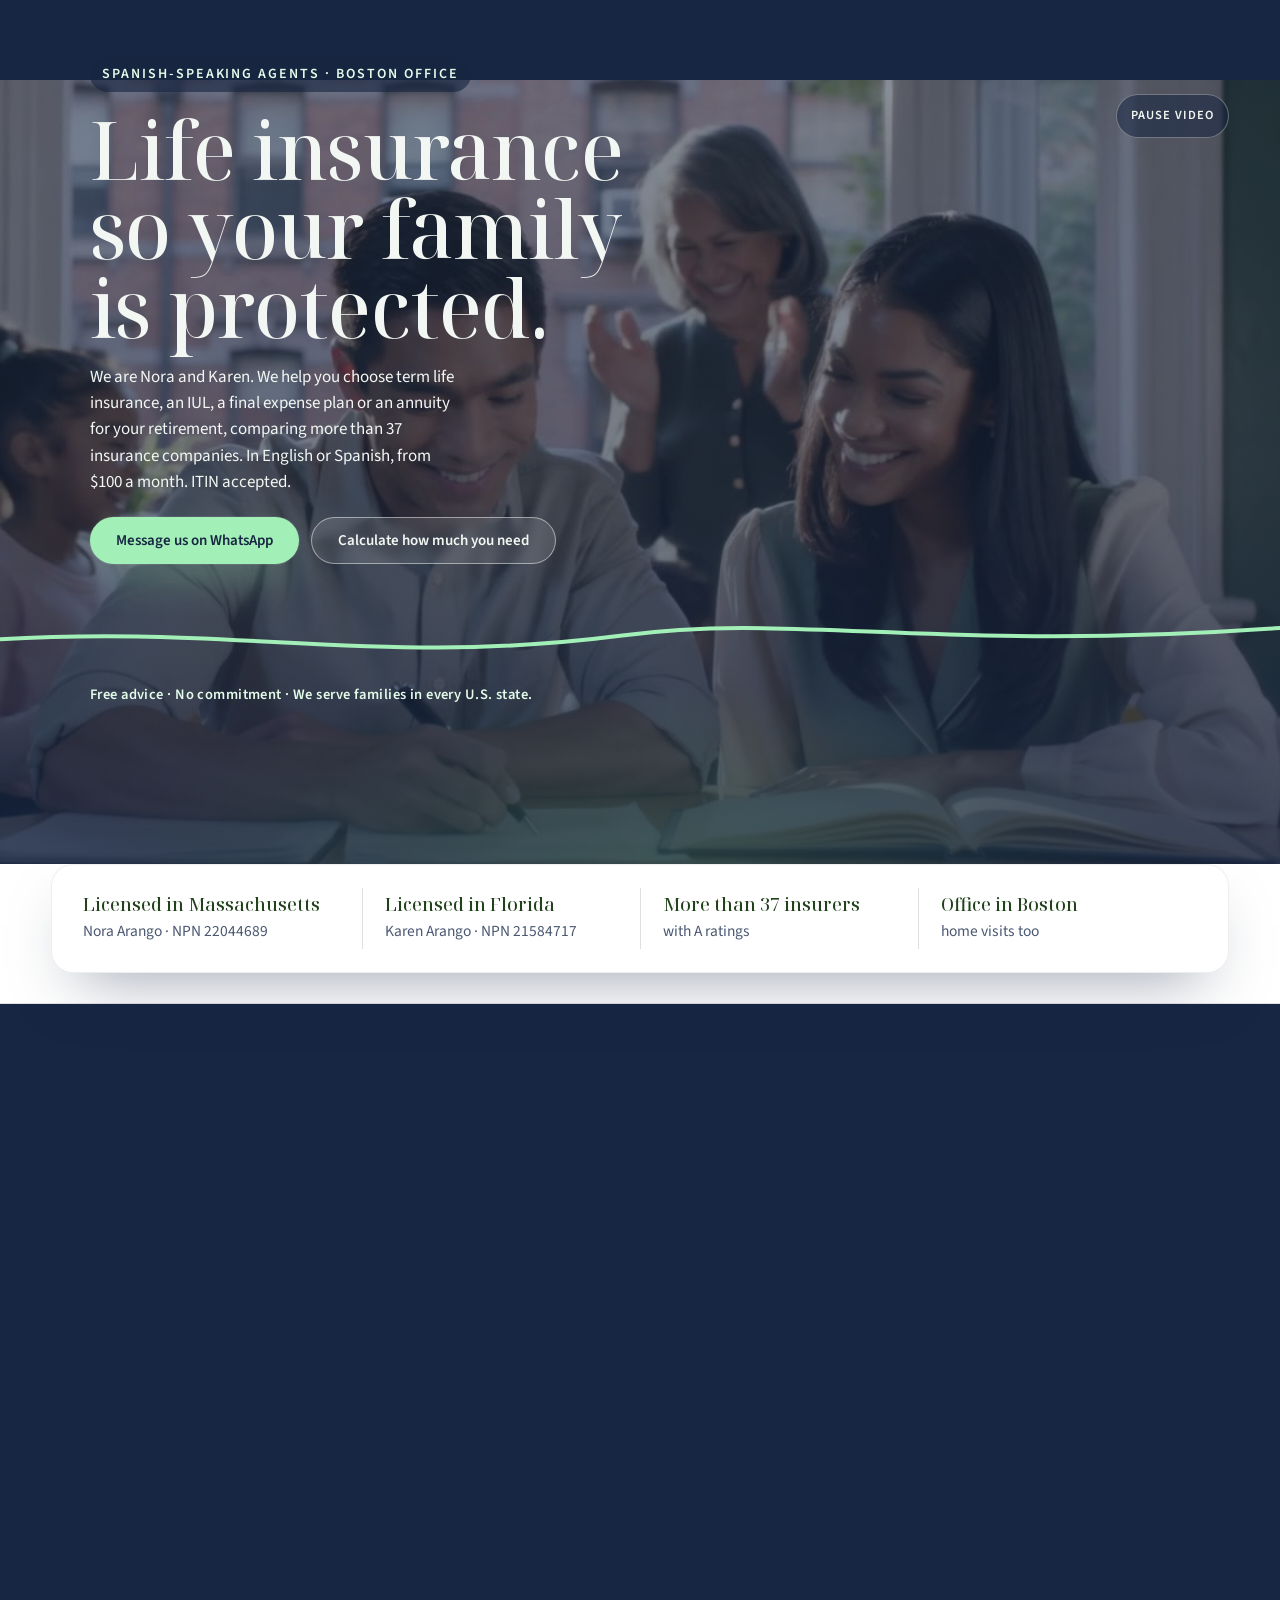
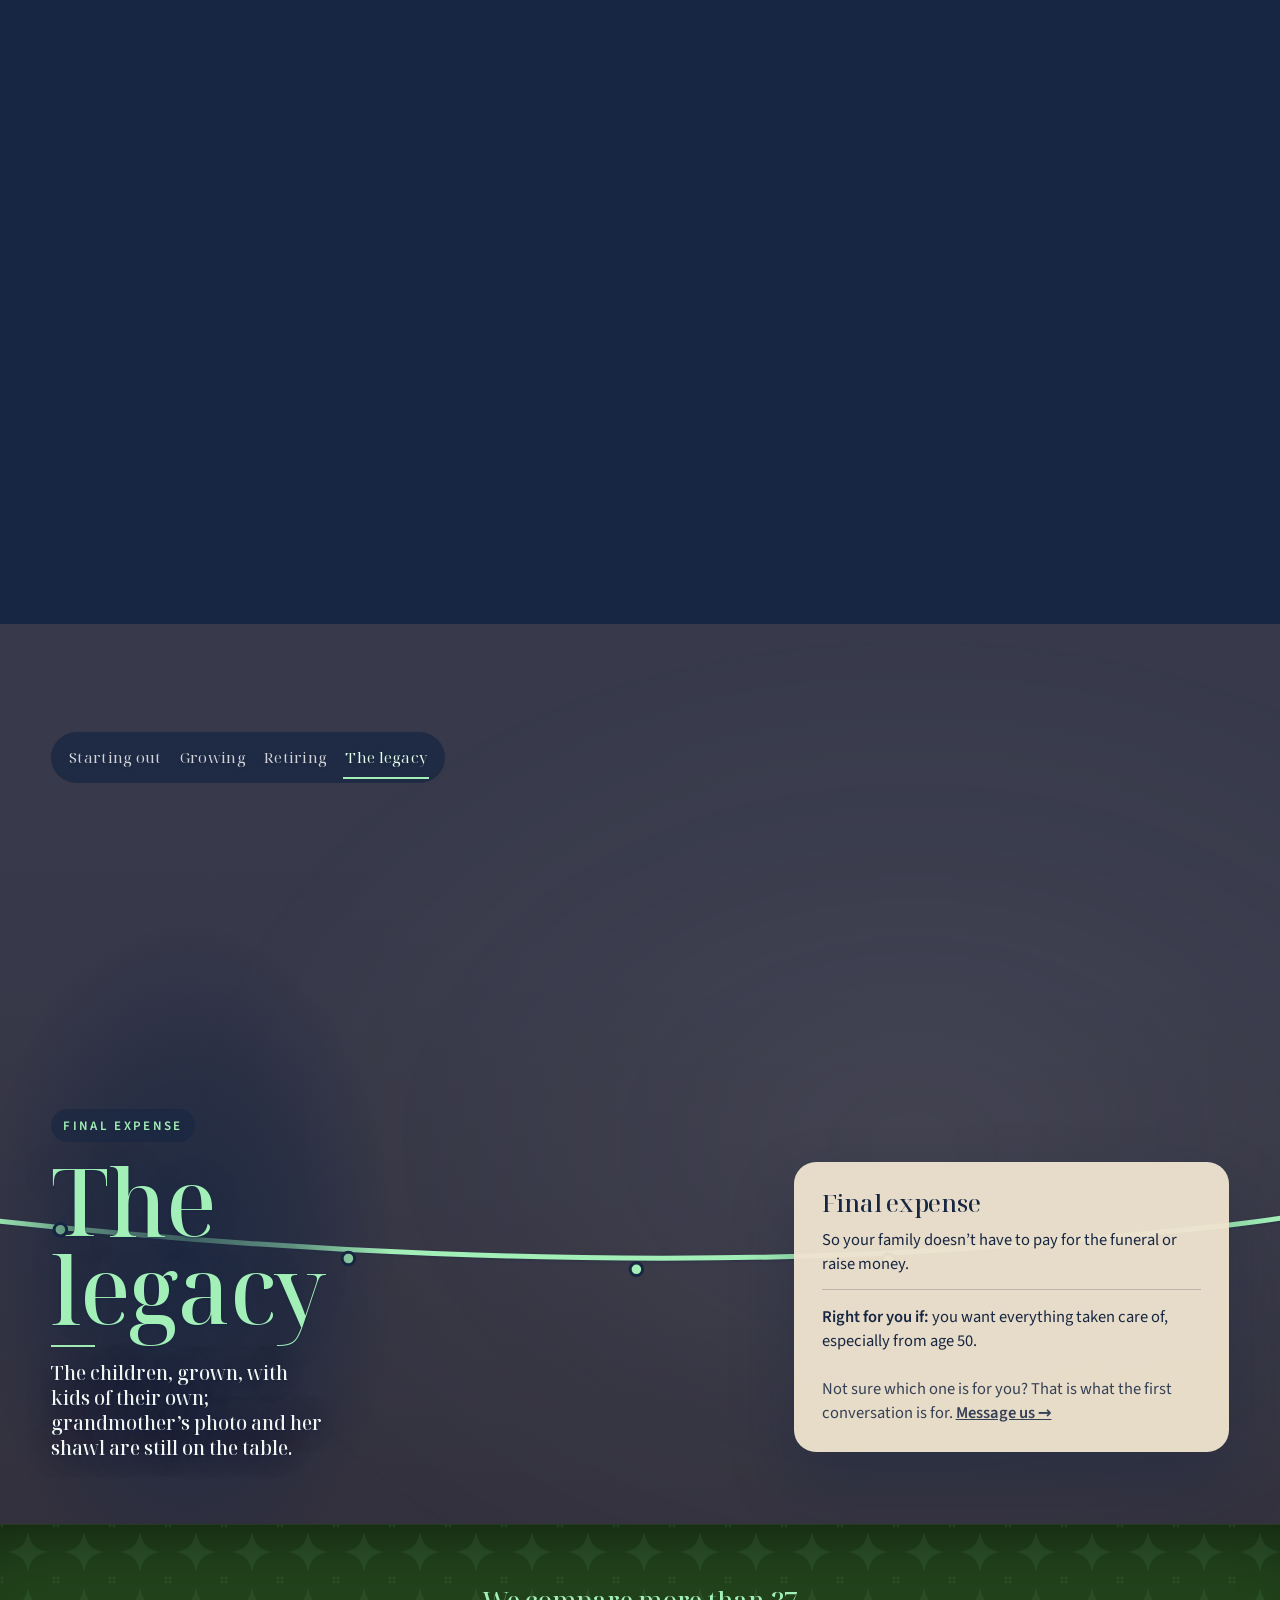
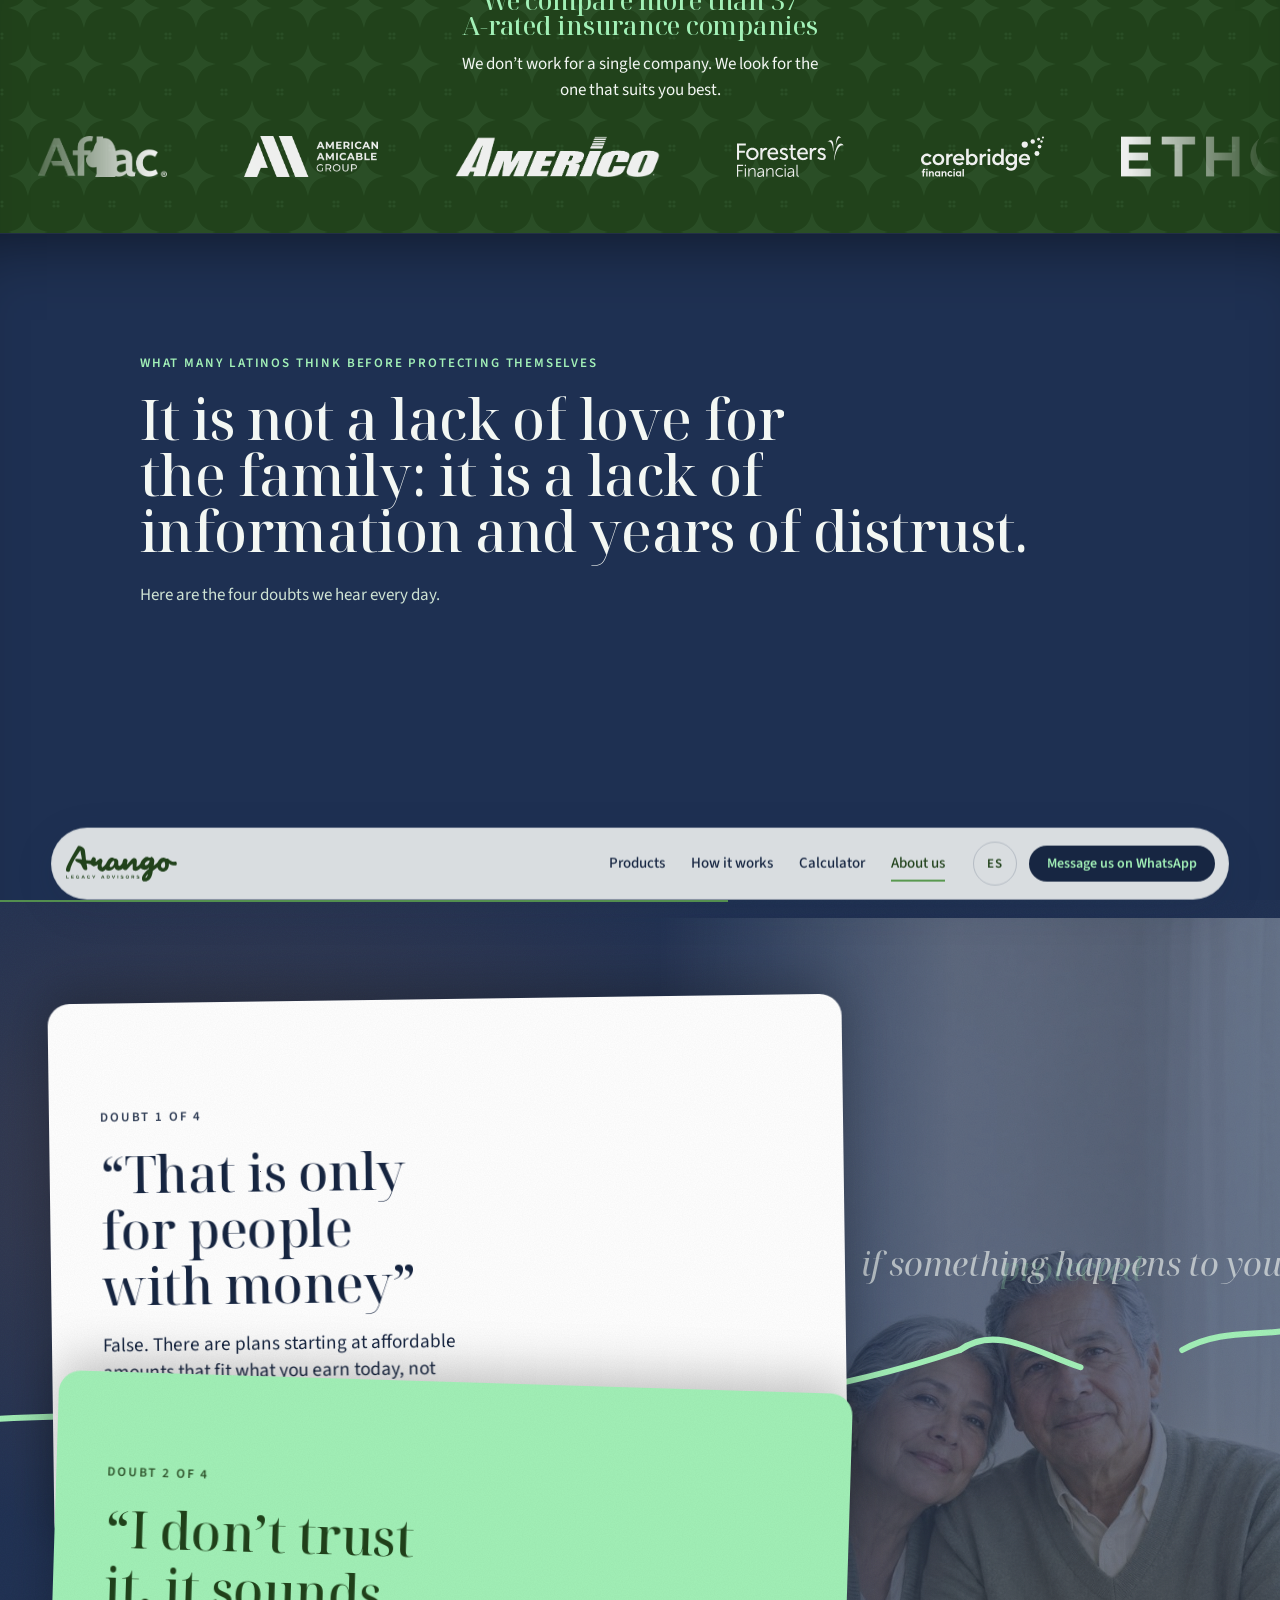
<file: en/index.html>
<!DOCTYPE html>
<html lang="en">
<head>
<meta charset="utf-8">
<meta name="viewport" content="width=device-width, initial-scale=1">
<title>Life Insurance in Spanish &amp; English | Arango Legacy Advisors</title>
<meta name="description" content="Life insurance in Spanish and English for families in every U.S. state: term, IUL, final expense and annuities from $100 a month. ITIN accepted.">
<meta property="og:title" content="Arango Legacy Advisors | Life Insurance in Spanish">
<meta property="og:description" content="Life insurance so your family is protected. In English or Spanish, from $100 a month. ITIN accepted.">
<meta property="og:type" content="website">
<meta property="og:locale" content="en_US">
<meta name="theme-color" content="#21421b">
<link rel="canonical" href="https://arangolegacy.com/en/">
<link rel="alternate" hreflang="es" href="https://arangolegacy.com/">
<link rel="alternate" hreflang="en" href="https://arangolegacy.com/en/">
<link rel="alternate" hreflang="x-default" href="https://arangolegacy.com/">
<meta property="og:url" content="https://arangolegacy.com/en/">
<meta property="og:image" content="https://arangolegacy.com/assets/img/og-card.jpg">
<meta property="og:image:width" content="1200">
<meta property="og:image:height" content="630">
<meta property="og:site_name" content="Arango Legacy Advisors">
<meta name="twitter:card" content="summary_large_image">
<meta name="twitter:title" content="Arango Legacy Advisors | Life Insurance in Spanish">
<meta name="twitter:description" content="Life insurance so your family is protected. In English or Spanish, from $100 a month. ITIN accepted.">
<meta name="twitter:image" content="https://arangolegacy.com/assets/img/og-card.jpg">
<meta property="og:image:alt" content="A mother and her daughter read together at the kitchen table. Arango Legacy Advisors, life insurance in Spanish and English.">
<meta name="geo.region" content="US-MA">
<meta name="geo.placename" content="Boston">
<link rel="icon" href="../assets/img/brand/monograma-verde.svg" type="image/svg+xml">
<link rel="icon" href="../assets/img/favicon-32.png" sizes="32x32" type="image/png">
<link rel="apple-touch-icon" href="../assets/img/apple-touch-icon.png">
<link rel="manifest" href="../manifest.json">
<script>document.documentElement.classList.add('js');</script>
<script>(function(){var ID='G-Z7JGBWSHQW',HOSTS=['arangolegacy.com','www.arangolegacy.com'];window.__events=[];
window.__track=function(name,place){var ev={name:name,place:place||'unknown'};window.__events.push(ev);if(window.gtag){window.gtag('event',name,{place:ev.place});}};
document.addEventListener('click',function(e){var a=e.target.closest&&e.target.closest('[data-ev]');if(a){window.__track(a.getAttribute('data-ev'),a.getAttribute('data-place'));}});
if(!ID||HOSTS.indexOf(location.hostname)<0){return;}
var t=document.createElement('script');t.async=true;t.src='https://www.googletagmanager.com/gtag/js?id='+ID;document.head.appendChild(t);
window.dataLayer=window.dataLayer||[];function gtag(){window.dataLayer.push(arguments);}window.gtag=gtag;gtag('js',new Date());gtag('config',ID,{anonymize_ip:true});})();
</script>
<link rel="preload" as="image" href="../assets/img/vida-1-1920.webp" media="(min-width: 821px)">
<link rel="preload" as="image" href="../assets/img/vida-1-portrait.webp" media="(max-width: 820px)">
<link rel="preload" as="font" type="font/woff2" href="../assets/fonts/NotoSerifDisplay-var-normal-latin.woff2" crossorigin>
<link rel="preload" as="font" type="font/woff2" href="../assets/fonts/SourceSans3-var-latin.woff2" crossorigin>
<link rel="stylesheet" href="../assets/vendor/fonts.css">
<link rel="preload" as="image" href="../assets/img/hero-poster.jpg" fetchpriority="high">
<link rel="stylesheet" href="../site.css">
<script type="application/ld+json">
{
  "@context": "https://schema.org",
  "@graph": [
    {
      "@type": "InsuranceAgency",
      "@id": "https://arangolegacy.com/#agencia",
      "name": "Arango Legacy Advisors",
      "alternateName": "Arango | Life Insurance",
      "url": "https://arangolegacy.com/",
      "logo": "https://arangolegacy.com/assets/img/brand/monograma-verde.svg",
      "image": "https://arangolegacy.com/assets/img/nora-cafeteria.jpg",
      "description": "Life insurance agency with an office in Boston. Term life, IUL, final expense and annuities, in Spanish, from $100 a month. Serves families in every U.S. state. Nora C. Arango is licensed in Massachusetts and Karen Arango in Florida; in other states, each case is coordinated with an agent licensed in that state.",
      "slogan": "Educate first, then recommend.",
      "telephone": "+1-781-866-9187",
      "email": "info@arangolegacy.com",
      "priceRange": "From $100 a month",
      "knowsLanguage": ["es", "en"],
      "availableLanguage": ["es", "en"],
      "address": {"@type": "PostalAddress", "streetAddress": "975-977 Saratoga St", "addressLocality": "Boston", "addressRegion": "MA", "postalCode": "02128", "addressCountry": "US"},
      "areaServed": {"@type": "Country", "name": "United States"},
      "contactPoint": [
        {"@type": "ContactPoint", "telephone": "+1-781-866-9187", "contactType": "customer service", "name": "Nora C. Arango", "availableLanguage": ["es", "en"]},
        {"@type": "ContactPoint", "telephone": "+1-781-655-9014", "contactType": "sales", "name": "Karen Arango", "availableLanguage": ["es", "en"]}
      ],
      "sameAs": ["https://www.instagram.com/arangolegacyadvisors/", "https://www.instagram.com/karengotyoucover/"],
      "founder": [{"@id": "https://arangolegacy.com/#nora"}, {"@id": "https://arangolegacy.com/#karen"}],
      "employee": [{"@id": "https://arangolegacy.com/#nora"}, {"@id": "https://arangolegacy.com/#karen"}],
      "hasOfferCatalog": {
        "@type": "OfferCatalog",
        "name": "Products",
        "itemListElement": [
          {"@type": "Offer", "itemOffered": {"@type": "Service", "name": "Term life insurance", "description": "Protection for 10, 20 or 30 years at the lowest cost."}},
          {"@type": "Offer", "itemOffered": {"@type": "Service", "name": "IUL (Indexed Universal Life)", "description": "Lifelong insurance that also builds money you can use during your lifetime."}},
          {"@type": "Offer", "itemOffered": {"@type": "Service", "name": "Final expense", "description": "So your family does not have to pay for the funeral or raise money."}},
          {"@type": "Offer", "itemOffered": {"@type": "Service", "name": "Annuities", "description": "A secure income for retirement."}}
        ]
      }
    },
    {
      "@type": "Person",
      "@id": "https://arangolegacy.com/#nora",
      "name": "Nora C. Arango",
      "jobTitle": "Life insurance agent",
      "telephone": "+1-781-866-9187",
      "worksFor": {"@id": "https://arangolegacy.com/#agencia"},
      "hasCredential": {"@type": "EducationalOccupationalCredential", "credentialCategory": "license", "name": "Massachusetts insurance producer license", "identifier": "NPN 22044689", "recognizedBy": {"@type": "State", "name": "Massachusetts"}},
      "sameAs": ["https://www.instagram.com/arangolegacyadvisors/"]
    },
    {
      "@type": "Person",
      "@id": "https://arangolegacy.com/#karen",
      "name": "Karen Arango",
      "jobTitle": "Life insurance agent",
      "telephone": "+1-781-655-9014",
      "worksFor": {"@id": "https://arangolegacy.com/#agencia"},
      "hasCredential": {"@type": "EducationalOccupationalCredential", "credentialCategory": "license", "name": "Florida insurance agent license", "identifier": "NPN 21584717", "recognizedBy": {"@type": "State", "name": "Florida"}},
      "sameAs": ["https://www.instagram.com/karengotyoucover/"]
    },
    {
      "@type": "WebSite",
      "@id": "https://arangolegacy.com/en/#sitio",
      "url": "https://arangolegacy.com/en/",
      "name": "Arango Legacy Advisors",
      "inLanguage": "en",
      "publisher": {"@id": "https://arangolegacy.com/#agencia"}
    },
    {
      "@type": "FAQPage",
      "mainEntity": [
        {"@type": "Question", "name": "What products do you offer?", "acceptedAnswer": {"@type": "Answer", "text": "Term life, IUL, final expense and annuities. In the first conversation we look at which one fits your age, your budget and what you want to protect."}},
        {"@type": "Question", "name": "How much do I have to pay each month?", "acceptedAnswer": {"@type": "Answer", "text": "There are plans from $100 a month. You decide the amount: together we set a monthly payment you can keep up without squeezing your budget."}},
        {"@type": "Question", "name": "Can I apply with an ITIN?", "acceptedAnswer": {"@type": "Answer", "text": "Yes, there are plans for people with an ITIN: all you need is your ITIN and a bank account. We review your case and tell you the truth, even if the answer is that you don’t qualify yet."}},
        {"@type": "Question", "name": "Do you serve clients outside Massachusetts and Florida?", "acceptedAnswer": {"@type": "Answer", "text": "Yes: we serve families in every U.S. state, by phone or video call. Nora Arango is a licensed agent in Massachusetts (NPN 22044689) and Karen Arango in Florida (NPN 21584717); in other states, each case is coordinated with an agent licensed in that state."}},
        {"@type": "Question", "name": "Is it legal and regulated?", "acceptedAnswer": {"@type": "Answer", "text": "Yes. Insurance companies and agents hold state licenses. You can verify any license with your state’s department of insurance."}},
        {"@type": "Question", "name": "Is the benefit taxed?", "acceptedAnswer": {"@type": "Answer", "text": "In general, the death benefit your family receives is not considered taxable income. Every case is reviewed with your accountant."}},
        {"@type": "Question", "name": "What happens with term insurance if nothing happens to me?", "acceptedAnswer": {"@type": "Answer", "text": "If nothing happens, the coverage ends when the term ends. Until then it covers your family for that set term (10, 20 or 30 years)."}},
        {"@type": "Question", "name": "Where do we meet?", "acceptedAnswer": {"@type": "Answer", "text": "By phone, by video call, at our Boston office (975-977 Saratoga St) or at your home in Boston and Orlando."}},
        {"@type": "Question", "name": "Does the first conversation cost anything?", "acceptedAnswer": {"@type": "Answer", "text": "The first conversation is free: we review your situation and explain your options. You decide whether to continue."}}
      ]
    }
  ]
}
</script>
</head>
<body>
<i class="grain" aria-hidden="true"></i>
<i class="progress" aria-hidden="true"></i>

<a class="skip" href="#inicio">Skip to content</a>

<header class="nav" id="nav">
  <div class="nav__pill">
    <a class="nav__brand" href="#inicio" aria-label="Arango Legacy Advisors, home">
      <img class="nav__logo" src="../assets/img/brand/firma-verde.svg" alt="" width="901" height="291">
    </a>
    <nav class="nav__links" aria-label="Sections">
      <a href="#productos">Products</a>
      <a href="#como">How it works</a>
      <a href="#calculadora">Calculator</a>
      <a href="#nosotras">About us</a>
    </nav>
    <details class="nav__menu">
      <summary class="nav__menu-btn" aria-label="Open the sections menu">Menu</summary>
      <nav class="nav__menu-panel" aria-label="Sections (menu)">
        <a href="#productos">Products</a>
        <a href="#como">How it works</a>
        <a href="#calculadora">Calculator</a>
        <a href="#nosotras">About us</a>
        <a href="#preguntas">FAQ</a>
        <a href="#contacto">Contact</a>
      </nav>
    </details>
    <div class="nav__ctas">
      <a class="nav__lang" href="../" hreflang="es" lang="es">ES</a>
      <a class="btn btn--gold btn--sm" href="https://wa.me/17818669187?text=Hi%2C%20I%20would%20like%20a%20free%20consultation" target="_blank" rel="noopener" data-ev="whatsapp_click" data-place="header">Message us on WhatsApp</a>
    </div>
  </div>
</header>

<main id="inicio">

<section class="hero" aria-label="Introduction">
  <div class="hero__bg" aria-hidden="true">
    <video class="hero__video" autoplay muted loop playsinline preload="metadata" poster="../assets/img/hero-poster.jpg">
      <source src="../assets/video/hero.mp4" type="video/mp4">
    </video>
  </div>
  <div class="hero__veil" aria-hidden="true"></div>
  <button class="hero__pause" type="button" data-pause aria-pressed="false">Pause video</button>
  <div class="container hero__content">
    <p class="eyebrow eyebrow--light reveal">Spanish-speaking agents · Boston office</p>
    <h1 class="hero__title reveal">Life insurance so your family is protected.</h1>
    <p class="hero__sub reveal">We are Nora and Karen. We help you choose term life insurance, an IUL, a final expense plan or an annuity for your retirement, comparing more than 37 insurance companies. In English or Spanish, from $100 a month. ITIN accepted.</p>
    <div class="hero__ctas">
      <a class="btn btn--gold" href="https://wa.me/17818669187?text=Hi%2C%20I%20would%20like%20a%20free%20consultation" target="_blank" rel="noopener" data-ev="whatsapp_click" data-place="hero">Message us on WhatsApp</a>
      <a class="btn btn--ghost" href="#calculadora">Calculate how much you need</a>
    </div>
    <svg class="hero__line line" viewBox="0 0 1440 120" preserveAspectRatio="none" aria-hidden="true">
      <path class="line__path" id="line-hero" d="M-20 78 C 260 56, 420 112, 700 72 C 900 42, 1060 96, 1470 60"/>
    </svg>
    <p class="hero__small">Free advice · No commitment · We serve families in every U.S. state.</p>
  </div>
</section>

<section class="trust" aria-label="Licenses and backing">
  <ul class="container trust__list">
    <li class="trust__item"><strong>Licensed in Massachusetts</strong><span>Nora Arango · NPN 22044689</span></li>
    <li class="trust__item"><strong>Licensed in Florida</strong><span>Karen Arango · NPN 21584717</span></li>
    <li class="trust__item"><strong>More than 37 insurers</strong><span>with A ratings</span></li>
    <li class="trust__item"><strong>Office in Boston</strong><span>home visits too</span></li>
  </ul>
</section>

<section class="vida" id="productos" aria-labelledby="vida-h">
  <div class="vida__pin">
    <div class="vida__ground" aria-hidden="true">
      <figure class="vida__photo vida__photo--1" data-k="1">
        <picture>
          <source media="(max-width: 820px)" srcset="../assets/img/vida-1-portrait.webp">
          <img src="../assets/img/vida-1-1920.webp" alt="" width="1920" height="1086" decoding="async">
        </picture>
      </figure>
      <video class="vida__film" id="vida-film" muted playsinline preload="none" data-src="../assets/video/vida-t1.mp4"></video>
      <figure class="vida__photo vida__photo--2" data-k="2">
        <picture>
          <source media="(max-width: 820px)" srcset="../assets/img/vida-2-portrait.webp">
          <img src="../assets/img/vida-2-1920.webp" alt="" width="1920" height="1086" loading="lazy" decoding="async">
        </picture>
      </figure>
      <figure class="vida__photo vida__photo--3" data-k="3">
        <picture>
          <source media="(max-width: 820px)" srcset="../assets/img/vida-3-portrait.webp">
          <img src="../assets/img/vida-3-1920.webp" alt="" width="1920" height="1086" loading="lazy" decoding="async">
        </picture>
      </figure>
      <figure class="vida__photo vida__photo--4" data-k="4">
        <picture>
          <source media="(max-width: 820px)" srcset="../assets/img/vida-4-portrait.webp">
          <img src="../assets/img/vida-4-1920.webp" alt="" width="1920" height="1086" loading="lazy" decoding="async">
        </picture>
      </figure>
      <div class="vida__cool"></div>
      <div class="vida__sun"></div>
    </div>
    <svg class="vida__thread vida__thread--desk" viewBox="0 0 1768 1000" preserveAspectRatio="xMidYMid slice" aria-hidden="true" data-thread="desk">
      <path class="vida__thread-path" d="M-20 640 C 420 700, 900 722, 1300 690 S 1600 650, 1790 634"/>
      <circle class="vida__node" data-node="1" r="7" cx="240" cy="673"/>
      <circle class="vida__node" data-node="2" r="7" cx="560" cy="705"/>
      <circle class="vida__node" data-node="3" r="7" cx="880" cy="717"/>
      <circle class="vida__node" data-node="4" r="7" cx="1160" cy="707"/>
      <circle class="vida__halo" r="26" cx="-100" cy="-100"/>
      <circle class="vida__head" r="8" cx="-100" cy="-100"/>
    </svg>
    <svg class="vida__thread vida__thread--port" viewBox="0 0 1000 1778" preserveAspectRatio="xMidYMid slice" aria-hidden="true" data-thread="port">
      <path class="vida__thread-path" d="M-20 1104 C 260 1150, 640 1162, 1020 1096"/>
      <circle class="vida__node" data-node="1" r="8" cx="150" cy="1124"/>
      <circle class="vida__node" data-node="2" r="8" cx="380" cy="1149"/>
      <circle class="vida__node" data-node="3" r="8" cx="620" cy="1150"/>
      <circle class="vida__node" data-node="4" r="8" cx="850" cy="1124"/>
      <circle class="vida__halo" r="30" cx="-100" cy="-100"/>
      <circle class="vida__head" r="9" cx="-100" cy="-100"/>
    </svg>
    <header class="vida__lead">
      <p class="eyebrow eyebrow--light">Four ways to protect your family</p>
      <h2 id="vida-h" class="vida__title">A life at the same table</h2>
      <p class="vida__sub">One table. The years go by, and what needs protecting changes.</p>
    </header>
    <article class="vida__stage" id="vida-empiezan" data-k="1">
      <div class="vida__caption"><p class="vida__eyebrow">Term life insurance</p><p class="vida__name">Starting out</p><p class="vida__pie">The new house papers, two mugs and the cool morning light.</p></div>
      <div class="vida__card card card--paper">
        <h3>Term life insurance</h3>
        <p>Protection for 10, 20 or 30 years at the lowest cost.</p>
        <p class="card__for"><strong>Right for you if:</strong> you have a mortgage, debts or young children.</p>
      </div>
    </article>
    <article class="vida__stage" id="vida-crecen" data-k="2">
      <div class="vida__caption"><p class="vida__eyebrow">IUL — protection + savings</p><p class="vida__name">Growing</p><p class="vida__pie">A full table: homework, crayons, fruit and the midday sun.</p></div>
      <div class="vida__card card card--feature">
        <span class="card__badge">Featured</span>
        <h3>IUL — protection + savings</h3>
        <p>Lifelong insurance that also builds money you can use during your lifetime: your children’s college, a business or your retirement.</p>
        <p class="card__for"><strong>Right for you if:</strong> you want to protect your family and save at the same time.</p>
      </div>
    </article>
    <article class="vida__stage" id="vida-retiran" data-k="3">
      <div class="vida__caption"><p class="vida__eyebrow">Annuities</p><p class="vida__name">Retiring</p><p class="vida__pie">Afternoon coffee, photos of the grandchildren and reading glasses.</p></div>
      <div class="vida__card card card--wood">
        <h3>Annuities</h3>
        <p>A secure income for your retirement.</p>
        <p class="card__for"><strong>Right for you if:</strong> you are thinking about retiring and don’t want to depend only on Social Security.</p>
      </div>
    </article>
    <article class="vida__stage" id="vida-legado" data-k="4">
      <div class="vida__caption"><p class="vida__eyebrow">Final expense</p><p class="vida__name">The legacy</p><p class="vida__pie">The children, grown, with kids of their own; grandmother’s photo and her shawl are still on the table.</p></div>
      <div class="vida__card card card--sand">
        <h3>Final expense</h3>
        <p>So your family doesn’t have to pay for the funeral or raise money.</p>
        <p class="card__for"><strong>Right for you if:</strong> you want everything taken care of, especially from age 50.</p>
        <p class="vida__help">Not sure which one is for you? That is what the first conversation is for. <a href="https://wa.me/17818669187?text=Hi%2C%20I%20would%20like%20a%20free%20consultation" target="_blank" rel="noopener" data-ev="whatsapp_click" data-place="escenario-legado">Message us →</a></p>
      </div>
    </article>
    <nav class="vida__album" aria-label="Stages of life">
      <a href="#vida-empiezan" data-album="1">Starting out</a>
      <a href="#vida-crecen" data-album="2">Growing</a>
      <a href="#vida-retiran" data-album="3">Retiring</a>
      <a href="#vida-legado" data-album="4">The legacy</a>
    </nav>
  </div>
</section>

<section class="carriers" aria-labelledby="carriers-h">
  <div class="container">
    <h2 id="carriers-h" class="carriers__title reveal">We compare more than 37 A-rated insurance companies</h2>
    <p class="carriers__sub reveal">We don’t work for a single company. We look for the one that suits you best.</p>
  </div>
  <div class="marquee marquee--carriers" data-marquee aria-hidden="true">
    <div class="marquee__track">
      <img width="120" height="46" src="../assets/img/carriers/aflac.png" alt="Aflac" decoding="async"><img width="120" height="46" src="../assets/img/carriers/american-amicable.webp" alt="American-Amicable" decoding="async"><img width="120" height="46" src="../assets/img/carriers/americo.png" alt="Americo" decoding="async"><img width="120" height="46" src="../assets/img/carriers/foresters.svg" alt="Foresters Financial" decoding="async"><img width="120" height="46" src="../assets/img/carriers/corebridge.svg" alt="Corebridge Financial" decoding="async"><img width="120" height="46" src="../assets/img/carriers/ethos.webp" alt="Ethos" decoding="async"><img width="120" height="46" src="../assets/img/carriers/national-life.webp" alt="National Life Group" decoding="async"><img width="120" height="46" src="../assets/img/carriers/ameritas.png" alt="Ameritas" decoding="async"><img width="120" height="46" src="../assets/img/carriers/mutual-omaha.svg" alt="Mutual of Omaha" decoding="async"><img width="120" height="46" src="../assets/img/carriers/columbian.png" alt="Columbian Financial Group" decoding="async"><img width="120" height="46" src="../assets/img/carriers/aetna.svg" alt="CVS Health · Aetna" decoding="async"><img width="120" height="46" src="../assets/img/carriers/fg.svg" alt="F&amp;G" decoding="async"><img width="120" height="46" src="../assets/img/carriers/north-american.png" alt="North American" decoding="async"><img width="120" height="46" src="../assets/img/carriers/athene.svg" alt="Athene" decoding="async"><img width="120" height="46" src="../assets/img/carriers/global-atlantic.svg" alt="Global Atlantic" decoding="async"><img width="120" height="46" src="../assets/img/carriers/transamerica.svg" alt="Transamerica" decoding="async">
      <img width="120" height="46" src="../assets/img/carriers/aflac.png" alt="Aflac" decoding="async"><img width="120" height="46" src="../assets/img/carriers/american-amicable.webp" alt="American-Amicable" decoding="async"><img width="120" height="46" src="../assets/img/carriers/americo.png" alt="Americo" decoding="async"><img width="120" height="46" src="../assets/img/carriers/foresters.svg" alt="Foresters Financial" decoding="async"><img width="120" height="46" src="../assets/img/carriers/corebridge.svg" alt="Corebridge Financial" decoding="async"><img width="120" height="46" src="../assets/img/carriers/ethos.webp" alt="Ethos" decoding="async"><img width="120" height="46" src="../assets/img/carriers/national-life.webp" alt="National Life Group" decoding="async"><img width="120" height="46" src="../assets/img/carriers/ameritas.png" alt="Ameritas" decoding="async"><img width="120" height="46" src="../assets/img/carriers/mutual-omaha.svg" alt="Mutual of Omaha" decoding="async"><img width="120" height="46" src="../assets/img/carriers/columbian.png" alt="Columbian Financial Group" decoding="async"><img width="120" height="46" src="../assets/img/carriers/aetna.svg" alt="CVS Health · Aetna" decoding="async"><img width="120" height="46" src="../assets/img/carriers/fg.svg" alt="F&amp;G" decoding="async"><img width="120" height="46" src="../assets/img/carriers/north-american.png" alt="North American" decoding="async"><img width="120" height="46" src="../assets/img/carriers/athene.svg" alt="Athene" decoding="async"><img width="120" height="46" src="../assets/img/carriers/global-atlantic.svg" alt="Global Atlantic" decoding="async"><img width="120" height="46" src="../assets/img/carriers/transamerica.svg" alt="Transamerica" decoding="async">
    </div>
  </div>
</section>

<section class="stack" id="objeciones" aria-labelledby="stack-h">
  <div class="container stack__lead">
    <p class="eyebrow eyebrow--mint reveal">What many Latinos think before protecting themselves</p>
    <h2 id="stack-h" class="stack__title reveal">It is not a lack of love for the family: it is a lack of information and years of distrust.</h2>
    <p class="stack__sub reveal">Here are the four doubts we hear every day.</p>
  </div>
  <div class="stack__pin">
    <div class="stack__bgwrap" aria-hidden="true">
      <div class="stack__bg">
        <img class="stack__portrait" src="../assets/img/pareja-mesa.jpg" alt="" width="900" height="1200" loading="lazy">
        <svg class="stack__line stack__line--desk line" viewBox="0 0 1440 900" preserveAspectRatio="none" data-stack-line="desk">
          <path class="line__path" data-seg="left" d="M-20 520 C 300 500, 720 560, 1080 450"/>
          <path class="line__path line__path--bridge" data-seg="bridge" d="M1080 450 C 1150 405, 1240 525, 1330 450"/>
          <path class="line__path" data-seg="right" d="M1330 450 C 1380 425, 1430 440, 1470 425"/>
        </svg>
        <svg class="stack__line stack__line--mob line" viewBox="0 0 1440 900" preserveAspectRatio="none" data-stack-line="mob">
          <path class="line__path" data-seg="left" d="M-20 790 C 200 770, 330 860, 520 790"/>
          <path class="line__path line__path--bridge" data-seg="bridge" d="M520 790 C 620 750, 700 880, 800 820 C 860 790, 900 780, 940 790"/>
          <path class="line__path" data-seg="right" d="M940 790 C 1100 820, 1250 720, 1470 750"/>
        </svg>
        <p class="stack__cut" id="stack-cut">if something happens to you</p>
        <p class="stack__healed" id="stack-healed">protected</p>
      </div>
    </div>
    <ol class="stack__cards">
      <li class="stack__card stack__card--paper">
        <span class="stack__q">Doubt 1 of 4</span>
        <h3>“That is only for people with money”</h3>
        <p>False. There are plans starting at affordable amounts that fit what you earn today, not what you might earn someday. There are plans from $100 a month.</p>
      </li>
      <li class="stack__card stack__card--mint">
        <span class="stack__q">Doubt 2 of 4</span>
        <h3>“I don’t trust it, it sounds like a scam”</h3>
        <p>Life insurance in the United States is regulated by each state’s department of insurance. We show you the company, the contract and the numbers before you sign anything.</p>
      </li>
      <li class="stack__card stack__card--sun">
        <span class="stack__q">Doubt 3 of 4</span>
        <h3>“My immigration status won’t let me”</h3>
        <p>There are plans for people with an ITIN: all you need is your ITIN and a bank account. We review your case and tell you the truth, even if the answer is that you don’t qualify yet.</p>
      </li>
      <li class="stack__card stack__card--gold">
        <span class="stack__q">Doubt 4 of 4</span>
        <h3>“I work a lot, I’ll look into it later”</h3>
        <p>That “later” is what leaves families raising money on GoFundMe. A 30-minute conversation today prevents years of debt tomorrow.</p>
        <a class="btn btn--ink" href="#contacto">Have that conversation today</a>
      </li>
    </ol>
  </div>
</section>

<section class="how" id="como" aria-labelledby="how-h">
  <div class="container">
    <p class="eyebrow reveal">How it works</p>
    <h2 id="how-h" class="how__title reveal">Four steps, no pressure.</h2>
    <ol class="how__steps ventana">
      <li class="how__step reveal-up"><span class="how__n">1</span><h3>You reach out</h3><p>By WhatsApp or phone. We reply within 24 hours.</p></li>
      <li class="how__step reveal-up"><span class="how__n">2</span><h3>We talk, at no cost</h3><p>By phone, video call or in person. We review your situation, your budget and what you want to protect.</p></li>
      <li class="how__step reveal-up"><span class="how__n">3</span><h3>We show you options</h3><p>We compare insurance companies and show you the company, the contract and the numbers before you sign.</p></li>
      <li class="how__step reveal-up"><span class="how__n">4</span><h3>We stay with you after</h3><p>Changes, beneficiaries and reviews.</p></li>
    </ol>
  </div>
</section>

<section class="statement" aria-labelledby="statement-h">
  <i class="plane plane--gold pl-st1" data-plane="0.10" aria-hidden="true"></i>
  <svg class="statement__line line line--faint" viewBox="0 0 1440 900" preserveAspectRatio="none" aria-hidden="true">
    <path class="line__path" d="M-20 700 C 200 640, 380 820, 640 700 C 860 600, 1000 720, 1470 560"/>
  </svg>
  <div class="container statement__grid">
    <div class="statement__text">
      <p class="eyebrow eyebrow--mint reveal">Our commitment</p>
      <h2 id="statement-h" class="statement__title reveal">Educate first, <em>then</em> recommend.</h2>
      <p class="statement__sub reveal">If a plan is not right for you, we tell you with the same honesty we would use with our own family.</p>
      <a class="btn btn--mint" href="#educacion">Learn in 3 minutes</a>
    </div>
    <div class="tilt-card" data-tilt>
      <img src="../assets/img/madre-hija.jpg" alt="A mother and her daughter read some papers together at the kitchen table" width="880" height="1100" loading="lazy">
      <div class="tilt-card__body">
        <p class="tilt-card__big">Licensed in<br><span>Massachusetts and Florida</span></p>
        <p class="tilt-card__small">Nora in Massachusetts (NPN 22044689) and Karen in Florida (NPN 21584717). You can verify any license with your state’s department of insurance.</p>
      </div>
    </div>
  </div>
  <p class="statement__label reveal">What you already know about us if you follow us on Instagram</p>
  <div class="marquee marquee--label" data-marquee aria-hidden="true">
    <div class="marquee__track">
      <span>Advice in Spanish and English</span><span>Companies regulated in the United States</span><span>Support before, during and after you sign</span><span>Plans for people with an ITIN</span><span>No fine print</span>
      <span>Advice in Spanish and English</span><span>Companies regulated in the United States</span><span>Support before, during and after you sign</span><span>Plans for people with an ITIN</span><span>No fine print</span>
    </div>
  </div>
</section>

<section class="learn" id="educacion" aria-labelledby="learn-h">
  <i class="plane plane--sun pl-le1" data-plane="0.08" aria-hidden="true"></i>
  <svg class="learn__line line line--faint line--forest" viewBox="0 0 1440 900" preserveAspectRatio="none" aria-hidden="true">
    <path class="line__path" d="M-20 120 C 300 80, 500 260, 760 180 C 1000 110, 1200 200, 1470 140"/>
  </svg>
  <div class="container">
    <p class="eyebrow reveal">Learn in 3 minutes</p>
    <h2 id="learn-h" class="learn__title reveal">Each product, explained simply.</h2>
    <div class="tabs" data-tabs>
      <div class="tabs__list" role="tablist" aria-label="Products">
        <button class="tabs__tab is-active" role="tab" aria-selected="true" aria-controls="tab-termino" id="tabbtn-termino">Term life insurance</button>
        <button class="tabs__tab" role="tab" aria-selected="false" aria-controls="tab-iul" id="tabbtn-iul" tabindex="-1">IUL: protection + savings</button>
        <button class="tabs__tab" role="tab" aria-selected="false" aria-controls="tab-gastos" id="tabbtn-gastos" tabindex="-1">Final expense</button>
        <button class="tabs__tab" role="tab" aria-selected="false" aria-controls="tab-anualidad" id="tabbtn-anualidad" tabindex="-1">Annuities</button>
      </div>
      <div class="tabs__media" aria-hidden="true">
        <img class="tabs__img is-active" src="../assets/img/vida-1-portrait.webp" alt="" width="1080" height="1910" loading="lazy" data-for="tab-termino">
        <img class="tabs__img" src="../assets/img/vida-2-portrait.webp" alt="" width="1080" height="1910" loading="lazy" data-for="tab-iul">
        <img class="tabs__img" src="../assets/img/vida-4-portrait.webp" alt="" width="1080" height="1910" loading="lazy" data-for="tab-gastos">
        <img class="tabs__img" src="../assets/img/vida-3-portrait.webp" alt="" width="1080" height="1910" loading="lazy" data-for="tab-anualidad">
      </div>
      <div class="tabs__panels">
        <div class="tabs__panel is-active" role="tabpanel" id="tab-termino" aria-labelledby="tabbtn-termino">
          <p class="tabs__kicker">The most affordable option</p>
          <h3>Term life insurance</h3>
          <p>Covers your family for a set period (10, 20 or 30 years). It is the most affordable option and works to cover the mortgage, debts and the years when your children depend on you most. If nothing happens, the protection ends when the term is up.</p>
        </div>
        <div class="tabs__panel" role="tabpanel" id="tab-iul" aria-labelledby="tabbtn-iul" hidden>
          <p class="tabs__kicker">Indexed Universal Life</p>
          <h3>IUL: protection + savings</h3>
          <p>Indexed Universal Life is permanent insurance whose cash value is tied to the performance of a market index, with a floor that protects against losses and a cap that limits gains. You can use that money during your lifetime for your children’s college, a business or your retirement.</p>
        </div>
        <div class="tabs__panel" role="tabpanel" id="tab-gastos" aria-labelledby="tabbtn-gastos" hidden>
          <p class="tabs__kicker">To leave everything taken care of</p>
          <h3>Final expense</h3>
          <p>A smaller life insurance policy meant to cover the funeral and last expenses, so your family doesn’t pay them out of pocket or raise money. The payment and the coverage depend on your age and the insurance company.</p>
        </div>
        <div class="tabs__panel" role="tabpanel" id="tab-anualidad" aria-labelledby="tabbtn-anualidad" hidden>
          <p class="tabs__kicker">For your retirement</p>
          <h3>Annuities</h3>
          <p>You give an insurance company a sum of money and, in exchange, it pays you an income for a set time or for life. It helps complement Social Security and gives you a fixed payment in retirement. We explain the types and their terms before you decide.</p>
        </div>
      </div>
    </div>
    <ul class="facts">
      <li class="facts__item reveal-up"><h3>It is legal and regulated</h3><p>Insurance companies and agents hold state licenses. You can verify any license with your state’s department of insurance.</p></li>
      <li class="facts__item reveal-up"><h3>Tax-free benefit</h3><p>In general, the death benefit your family receives is not considered taxable income. Every case is reviewed with your accountant.</p></li>
      <li class="facts__item reveal-up"><h3>You decide the amount</h3><p>Together we set a monthly payment you can keep up without squeezing your budget.</p></li>
    </ul>
  </div>
</section>

<section class="calc" id="calculadora" aria-labelledby="calc-h">
  <i class="plane plane--sage pl-ca1" data-plane="0.07" aria-hidden="true"></i>
  <div class="container">
    <header class="calc__head">
      <p class="eyebrow reveal">An honest estimate</p>
      <h2 id="calc-h" class="calc__title reveal">How much would your family need?</h2>
      <p class="calc__sub reveal">Move the sliders. We use the DIME method (debt, income, mortgage and education), the same one advisors use to start a conversation. It is not a quote and not a promise of a premium.</p>
    </header>
    <div class="calc__grid" data-calc>
      <form class="calc__inputs" aria-label="Numbers for the estimate" onsubmit="return false">
        <label class="range">
          <span class="range__label">Annual household income <output data-out="ingreso">$55,000</output></span>
          <input type="range" name="ingreso" min="20000" max="200000" step="1000" value="55000">
        </label>
        <label class="range">
          <span class="range__label">Years your family would depend on that income <output data-out="anios">10 years</output></span>
          <input type="range" name="anios" min="1" max="30" step="1" value="10">
        </label>
        <label class="range">
          <span class="range__label">Debts and credit cards <output data-out="deudas">$8,000</output></span>
          <input type="range" name="deudas" min="0" max="100000" step="1000" value="8000">
        </label>
        <label class="range">
          <span class="range__label">Remaining mortgage <output data-out="hipoteca">$0</output></span>
          <input type="range" name="hipoteca" min="0" max="600000" step="5000" value="0">
        </label>
        <label class="range">
          <span class="range__label">Children’s education <output data-out="educacion">$60,000</output></span>
          <input type="range" name="educacion" min="0" max="300000" step="5000" value="60000">
        </label>
        <label class="range">
          <span class="range__label">Savings and insurance you already have <output data-out="ahorros">$10,000</output></span>
          <input type="range" name="ahorros" min="0" max="500000" step="5000" value="10000">
        </label>
      </form>
      <div class="calc__result">
        <div class="calc__big">
          <span class="calc__amount" data-amount aria-live="polite">$608,000</span>
          <span class="calc__unit">of estimated coverage</span>
        </div>
        <p class="calc__eq-title">With that, your family would have:</p>
        <ul class="calc__eq">
          <li><strong data-eq="anios">10</strong><span>years of your income replaced</span></li>
          <li><strong data-eq="deudas">$8,000</strong><span>in debts brought to zero</span></li>
          <li><strong data-eq="mensual">$4,583</strong><span>per month during that time</span></li>
        </ul>
        <div class="calc__ctas">
          <a class="btn btn--gold calc__cta" href="#contacto" data-calc-cta>Review this number with an agent</a>
          <a class="btn btn--ghost calc__cta calc__cta--wa" href="https://wa.me/17818669187?text=Hi%2C%20I%20would%20like%20a%20free%20consultation" target="_blank" rel="noopener" data-calc-wa data-ev="whatsapp_click" data-place="calculadora">Send this estimate on WhatsApp</a>
        </div>
        <p class="calc__note">You decide the amount. Together we set a monthly payment you can keep up without squeezing your budget.</p>
      </div>
    </div>
  </div>
</section>

<section class="elig" id="califico" aria-labelledby="elig-h">
  <div class="container">
    <div class="elig__card">
      <div class="elig__text">
        <p class="eyebrow eyebrow--mint">Eligibility form</p>
        <h2 id="elig-h" class="elig__title">See if you qualify, right from your phone.</h2>
        <p class="elig__lead">A few simple questions, one at a time, to find the plans that fit you. It takes about 5 minutes, and we follow up with your options.</p>
        <ul class="elig__list">
          <li>Free, no commitment</li>
          <li>Your sensitive data travels encrypted</li>
          <li>Pause and pick up where you left off</li>
        </ul>
      </div>
      <div class="elig__cta">
        <a class="btn btn--mint btn--xl" href="../elegibilidad/?lang=en" data-ev="eligibility_click" data-place="seccion">Start the form</a>
        <p class="elig__who">Already talking with one of us? <a href="../elegibilidad/?a=nora&amp;lang=en" data-ev="eligibility_click" data-place="seccion-nora">With Nora</a> · <a href="../elegibilidad/?a=karen&amp;lang=en" data-ev="eligibility_click" data-place="seccion-karen">With Karen</a></p>
      </div>
    </div>
  </div>
</section>

<section class="about" id="nosotras" aria-labelledby="about-h">
  <i class="plane plane--sun pl-ab1" data-plane="0.06" aria-hidden="true"></i>
  <div class="container about__grid">
    <div class="about__photos" aria-hidden="true">
      <figure class="about__photo about__photo--a" data-tilt>
        <img src="../assets/img/nora-cafeteria.jpg" alt="" width="720" height="900" loading="lazy">
        <figcaption>Nora</figcaption>
      </figure>
      <figure class="about__photo about__photo--b" data-tilt>
        <img src="../assets/img/karen-oficina.jpg" alt="" width="720" height="900" loading="lazy">
        <figcaption>Karen</figcaption>
      </figure>
    </div>
    <div class="about__text">
      <p class="eyebrow reveal">About us</p>
      <h2 id="about-h" class="about__title reveal">Nora and Karen: sisters, two lives looking after yours</h2>
      <p class="about__entity reveal">Arango Legacy Advisors is a life insurance agency with an office in Boston. We serve families in every U.S. state. Nora Arango is a licensed agent in Massachusetts and Karen Arango in Florida; in other states, each case is coordinated with an agent licensed in that state.</p>
      <p class="reveal">We are a Latino family that also started from zero in the United States. We know what every dollar costs and what it feels like not to understand the system. That is why we explain everything calmly, in your language, with no fine print.</p>
      <p class="reveal">Our commitment: educate first, then recommend. If a plan is not right for you, we tell you with the same honesty we would use with our own family.</p>
      <ul class="about__list">
        <li>Advice in Spanish and English</li>
        <li>Companies regulated in the United States</li>
        <li>Support before, during and after you sign</li>
      </ul>
      <p class="about__cards">Save our contact: <a href="../nora/">Nora’s card</a> · <a href="../karen/">Karen’s card</a></p>
      <p class="about__hand">The best investment is the one that protects the people you love most.</p>
    </div>
  </div>
</section>

<section class="ig" aria-labelledby="ig-h">
  <i class="plane plane--gold pl-ig1" data-plane="0.09" aria-hidden="true"></i>
  <div class="container">
    <div class="ig__head">
      <div>
        <p class="eyebrow eyebrow--mint reveal">This is how we talk every day</p>
        <h2 id="ig-h" class="ig__title reveal">What we share on Instagram, unfiltered.</h2>
      </div>
      <div class="ig__follow">
        <a class="btn btn--mint" href="https://www.instagram.com/arangolegacyadvisors/" target="_blank" rel="noopener">@arangolegacyadvisors</a>
        <a class="btn btn--ghost-light" href="https://www.instagram.com/karengotyoucover/" target="_blank" rel="noopener">@karengotyoucover</a>
      </div>
    </div>
    <ul class="ig__grid ventana ventana--dark">
      <li class="ig__item reveal-up">
        <a class="ig__poster" href="https://www.instagram.com/reel/DY2Ch2YRtW5/" target="_blank" rel="noopener" data-reel="DY2Ch2YRtW5">
          <img src="../assets/img/karen-jardin.jpg" alt="Reel: a big step we take today, Nora and Karen" width="640" height="800" loading="lazy">
          <span class="ig__play" aria-hidden="true"></span>
          <span class="ig__cap">A big step we take today, the two of us</span>
        </a>
      </li>
      <li class="ig__item reveal-up">
        <a class="ig__poster" href="https://www.instagram.com/arangolegacyadvisors/reel/DR0UJxZkbxP/" target="_blank" rel="noopener" data-reel="DR0UJxZkbxP">
          <img src="../assets/img/karen-cesped.jpg" alt="Karen’s reel: you don’t need magic, you need to decide" width="496" height="620" loading="lazy">
          <span class="ig__play" aria-hidden="true"></span>
          <span class="ig__cap">You don’t need magic, you need to decide</span>
        </a>
      </li>
      <li class="ig__item reveal-up">
        <a class="ig__poster" href="https://www.instagram.com/reel/Db-64tcRgdE/" target="_blank" rel="noopener" data-reel="Db-64tcRgdE">
          <img src="../assets/img/reel-Db64.jpg" alt="Reel: our advice for today" width="451" height="800" loading="lazy">
          <span class="ig__play" aria-hidden="true"></span>
          <span class="ig__cap">Our advice for today</span>
        </a>
      </li>
    </ul>
  </div>
</section>

<section class="faq" id="preguntas" aria-labelledby="faq-h">
  <i class="plane plane--sage pl-fq1" data-plane="0.06" aria-hidden="true"></i>
  <div class="container faq__grid">
    <div class="faq__intro">
      <p class="eyebrow reveal">Frequently asked questions</p>
      <h2 id="faq-h" class="faq__title reveal">What people ask us before the first call.</h2>
      <p class="reveal">If your question is not here, write to us. The answer may be “you don’t qualify yet”, and we will tell you that too.</p>
    </div>
    <div class="faq__list ventana">
      <details class="qa" open>
        <summary>What products do you offer?</summary>
        <div class="qa__a"><p>Term life, IUL, final expense and annuities. In the first conversation we look at which one fits your age, your budget and what you want to protect.</p></div>
      </details>
      <details class="qa">
        <summary>How much do I have to pay each month?</summary>
        <div class="qa__a"><p>There are plans from $100 a month. You decide the amount: together we set a monthly payment you can keep up without squeezing your budget.</p></div>
      </details>
      <details class="qa">
        <summary>Can I apply with an ITIN?</summary>
        <div class="qa__a"><p>Yes, there are plans for people with an ITIN: all you need is your ITIN and a bank account. We review your case and tell you the truth, even if the answer is that you don’t qualify yet.</p></div>
      </details>
      <details class="qa">
        <summary>Do you serve clients outside Massachusetts and Florida?</summary>
        <div class="qa__a"><p>Yes: we serve families in every U.S. state, by phone or video call. Nora Arango is a licensed agent in Massachusetts (NPN 22044689) and Karen Arango in Florida (NPN 21584717); in other states, each case is coordinated with an agent licensed in that state.</p></div>
      </details>
      <details class="qa">
        <summary>Is it legal and regulated?</summary>
        <div class="qa__a"><p>Yes. Insurance companies and agents hold state licenses. You can verify any license with your state’s department of insurance.</p></div>
      </details>
      <details class="qa">
        <summary>Is the benefit taxed?</summary>
        <div class="qa__a"><p>In general, the death benefit your family receives is not considered taxable income. Every case is reviewed with your accountant.</p></div>
      </details>
      <details class="qa">
        <summary>What happens with term insurance if nothing happens to me?</summary>
        <div class="qa__a"><p>If nothing happens, the coverage ends when the term ends. Until then it covers your family for that set term (10, 20 or 30 years).</p></div>
      </details>
      <details class="qa">
        <summary>Where do we meet?</summary>
        <div class="qa__a"><p>By phone, by video call, at our Boston office (975-977 Saratoga St) or at your home in Boston and Orlando.</p></div>
      </details>
      <details class="qa">
        <summary>Does the first conversation cost anything?</summary>
        <div class="qa__a"><p>The first conversation is free: we review your situation and explain your options. You decide whether to continue.</p></div>
      </details>
    </div>
  </div>
</section>

<section class="contact" id="contacto" aria-labelledby="contact-h">
  <i class="plane plane--gold pl-co1" data-plane="0.08" aria-hidden="true"></i>
  <svg class="contact__line line" viewBox="0 0 1440 900" preserveAspectRatio="none" aria-hidden="true">
    <path class="line__path" id="line-close" d="M-20 880 C 200 870, 420 840, 700 780"/>
  </svg>
  <div class="container contact__grid">
    <div class="contact__text">
      <p class="eyebrow reveal">Write to us and take the first step</p>
      <h2 id="contact-h" class="contact__title reveal">One of us will contact you within 24 hours.</h2>
      <p class="reveal">Leave us your details and one of us will contact you within 24 hours. The first conversation is free: we review your situation and explain your options. You decide whether to continue.</p>
      <ul class="contact__list">
        <li><span>Nora</span><a href="tel:+17818669187" data-ev="call_click" data-place="contacto">(781) 866-9187</a></li>
        <li><span>Karen</span><a href="tel:+17816559014" data-ev="call_click" data-place="contacto-karen">(781) 655-9014</a></li>
        <li><span>WhatsApp</span><a href="https://wa.me/17818669187" target="_blank" rel="noopener" data-ev="whatsapp_click" data-place="contacto">Message us on WhatsApp</a></li>
        <li><span>Email</span><a href="mailto:info@arangolegacy.com" data-ev="email_click" data-place="contacto">info@arangolegacy.com</a></li>
        <li><span>Office</span><a href="https://www.google.com/maps/search/?api=1&amp;query=975-977+Saratoga+St+Boston+MA+02128" target="_blank" rel="noopener">975-977 Saratoga St, Boston, MA 02128</a></li>
        <li><span>Instagram</span><span class="contact__ig"><a href="https://www.instagram.com/arangolegacyadvisors/" target="_blank" rel="noopener">@arangolegacyadvisors</a> <a href="https://www.instagram.com/karengotyoucover/" target="_blank" rel="noopener">@karengotyoucover</a></span></li>
      </ul>
      <p class="contact__where">By phone or video call anywhere in the U.S. Home visits in Boston and Orlando too.</p>
      <p class="contact__elig"><a class="btn btn--ink" href="../elegibilidad/?lang=en" data-ev="eligibility_click" data-place="contacto">See if I qualify</a><span>Eligibility form: one question at a time, right from your phone.</span></p>
    </div>
    <form class="form" data-form novalidate>
      <div class="form__row">
        <label class="field field--full"><span>Full name *</span><input type="text" name="nombre" autocomplete="name" required></label>
      </div>
      <div class="form__row form__row--2">
        <label class="field"><span>Phone / WhatsApp *</span><input type="tel" name="telefono" autocomplete="tel" required></label>
        <label class="field"><span>Email address</span><input type="email" name="correo" autocomplete="email"></label>
      </div>
      <div class="form__row form__row--2">
        <label class="field"><span>City and state</span><input type="text" name="ciudad" autocomplete="address-level2"></label>
        <label class="field"><span>What are you interested in?</span>
          <select name="interes">
            <option>Term life insurance</option>
            <option>IUL (protection + savings)</option>
            <option>Final expense</option>
            <option>Annuities</option>
            <option>I don’t know yet, I want guidance</option>
          </select>
        </label>
      </div>
      <div class="form__row">
        <label class="field field--full"><span>Tell us about your situation (optional)</span><textarea name="situacion" rows="4"></textarea></label>
      </div>
      <input type="hidden" name="estimacion" value="">
      <button class="btn btn--gold btn--xl" type="submit" id="form-submit">I want my free consultation</button>
      <button class="form__alt" type="button" data-form-mail>I would rather send it by email</button>
      <p class="form__note">When you submit, WhatsApp opens with your message ready. Your details are confidential (<a href="privacy/">privacy policy</a>). No cost, no commitment, no pressure.</p>
      <p class="form__note form__note--license">Nora Arango, licensed agent in Massachusetts (NPN 22044689). Karen Arango, licensed agent in Florida (NPN 21584717). In other states, each case is coordinated with an agent licensed in that state.</p>
      <p class="form__error" data-form-error hidden>We need your name and a phone number to be able to write to you.</p>
      <p class="form__ok" data-form-ok hidden>Done: WhatsApp opened with your message. If it did not, text us at (781) 866-9187.</p>
    </form>
  </div>
</section>

</main>

<footer class="footer">
  <div class="container footer__grid">
    <div class="footer__brand">
      <img class="footer__logo" src="../assets/img/brand/firma-menta.svg" alt="Arango Legacy Advisors" width="901" height="291" loading="lazy">
      <p class="footer__tag">Life insurance for Latino families, with an office in Boston. We serve families in every U.S. state.</p>
    </div>
    <nav class="footer__nav" aria-label="Footer">
      <p class="footer__h">Sections</p>
      <a href="#productos">Products</a>
      <a href="#como">How it works</a>
      <a href="#educacion">Learn</a>
      <a href="#calculadora">Calculator</a>
      <a href="#nosotras">About us</a>
      <a href="#contacto">Contact</a>
    </nav>
    <div class="footer__contact">
      <p class="footer__h">Contact</p>
      <a href="tel:+17818669187" data-ev="call_click" data-place="pie">Nora · (781) 866-9187</a>
      <a href="tel:+17816559014" data-ev="call_click" data-place="pie-karen">Karen · (781) 655-9014</a>
      <a href="mailto:info@arangolegacy.com" data-ev="email_click" data-place="pie">info@arangolegacy.com</a>
      <a href="https://www.instagram.com/arangolegacyadvisors/" target="_blank" rel="noopener">@arangolegacyadvisors</a>
      <a href="https://www.instagram.com/karengotyoucover/" target="_blank" rel="noopener">@karengotyoucover</a>
      <p class="footer__where">975-977 Saratoga St, Boston, MA 02128</p>
    </div>
  </div>
  <div class="container footer__legal">
    <p>Arango Legacy Advisors. Nora Arango, licensed agent in Massachusetts (NPN 22044689). Karen Arango, licensed agent in Florida (NPN 21584717). In other states, each case is coordinated with an agent licensed in that state. Educational content; it does not constitute legal or tax advice. Approval, coverage and costs depend on the insurance company and the evaluation of each case.</p>
    <p>© 2026 Arango Legacy Advisors · <a href="privacy/">Privacy policy</a> · <a href="#inicio">Back to top</a></p>
  </div>
</footer>

<nav class="mobilebar" aria-label="Quick actions">
  <a class="mobilebar__lang" href="../" hreflang="es" lang="es" aria-label="ES, Español">ES</a>
  <a href="tel:+17818669187" aria-label="Call Nora at (781) 866-9187" data-ev="call_click" data-place="barra">Nora</a>
  <a href="tel:+17816559014" aria-label="Call Karen at (781) 655-9014" data-ev="call_click" data-place="barra-karen">Karen</a>
  <a class="mobilebar__main" href="https://wa.me/17818669187?text=Hi%2C%20I%20would%20like%20a%20free%20consultation" target="_blank" rel="noopener" data-ev="whatsapp_click" data-place="barra">WhatsApp</a>
</nav>

<div class="cursor" aria-hidden="true"><img src="../assets/img/brand/a-sola.svg" alt="" width="428" height="390"></div>
<script src="../assets/vendor/gsap.min.js"></script>
<script src="../assets/vendor/ScrollTrigger.min.js"></script>
<script src="../assets/vendor/lenis.min.js"></script>
<script src="../assets/vendor/stage.js"></script>
<script src="../assets/vida.js" defer></script>
<script src="../site.js" defer></script>
</body>
</html>
</file>
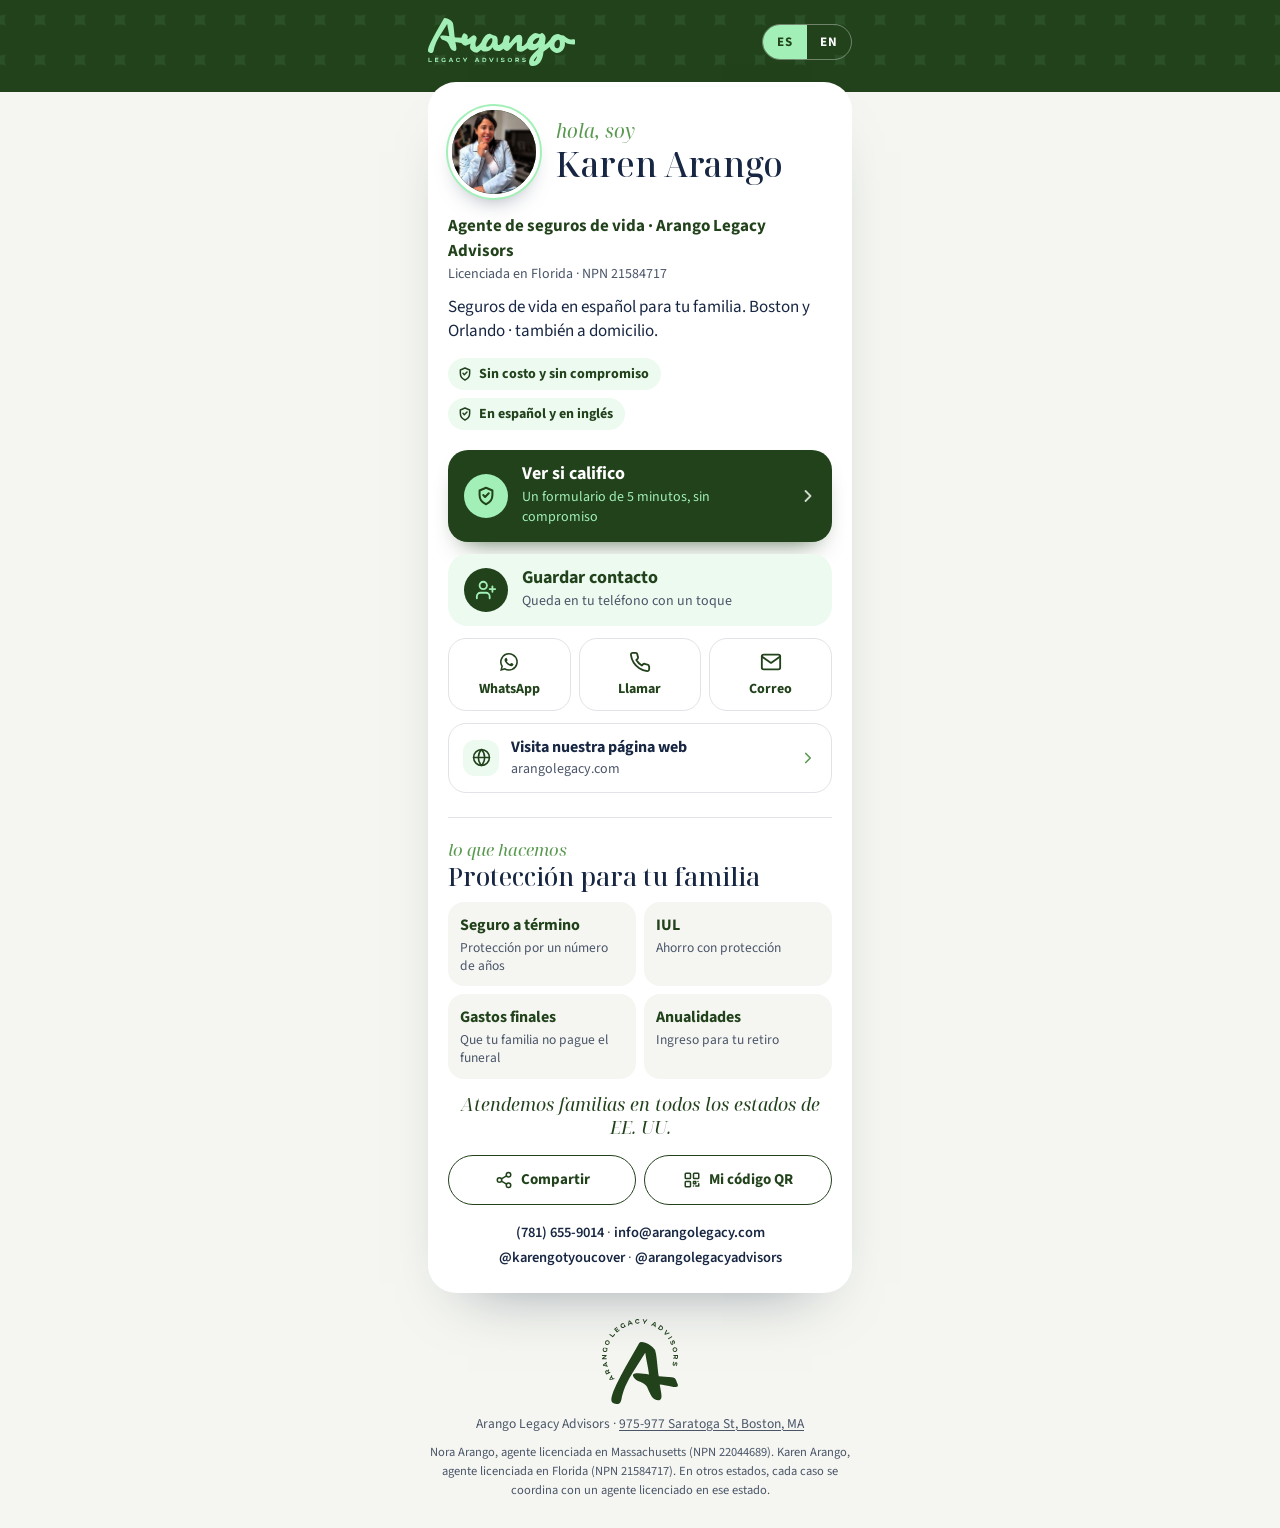
<file: karen/index.html>
<!doctype html>
<html lang="es">
<head>
<meta charset="utf-8">
<meta name="viewport" content="width=device-width, initial-scale=1, viewport-fit=cover">
<title>Karen Arango · Arango Legacy Advisors</title>
<meta name="description" content="Karen Arango, agente de seguros de vida en español de Arango Legacy Advisors. Guarda su contacto o escríbele por WhatsApp.">
<link rel="canonical" href="https://arangolegacy.com/karen/">
<meta name="theme-color" content="#21421B">
<meta property="og:type" content="profile">
<meta property="og:site_name" content="Arango Legacy Advisors">
<meta property="og:title" content="Karen Arango · Arango Legacy Advisors">
<meta property="og:description" content="Karen Arango, agente de seguros de vida en español de Arango Legacy Advisors. Guarda su contacto o escríbele por WhatsApp.">
<meta property="og:url" content="https://arangolegacy.com/karen/">
<meta property="og:image" content="https://arangolegacy.com/assets/img/karen-oficina.jpg">
<meta name="twitter:card" content="summary">
<link rel="icon" type="image/svg+xml" href="data:image/svg+xml,%3Csvg xmlns=%22http://www.w3.org/2000/svg%22 viewBox=%220 0 472.5 529.0%22%3E%3Cg fill=%22%2321421B%22%3E%3Cpath d=%22M 295.1,455.8 C 274.1,406.6 273.9,406.2 224,385.8 C 218.1,383.3 211.9,380.2 207.7,375.4 C 202.2,369.1 189.1,353.7 192.6,346.3 C 193.6,344.2 196.4,342 199,340 C 226,332.3 262.9,340.2 292.2,344.6 C 286.3,296.4 275.2,259.1 268.9,210.4 L 215.8,293.6 C 199.7,318.9 184.3,342.8 170.1,369.1 C 151.6,403.3 135.6,438.1 125.7,475.6 C 121,493.3 120.3,530.6 94.7,529 C 83.3,528.2 71.8,525.1 63,517.3 C 44.9,501.1 81.5,423.9 91.1,404.1 C 108.4,368.2 126.3,333.8 146.2,299 L 230.7,151.2 C 233,147.2 236.3,143.8 241,143.3 C 272.3,140.3 311.8,167.4 329.9,192 C 334.8,209.3 337.7,225.7 339.6,243.5 L 349.5,336.5 C 350.3,343.6 351.4,349.7 353.5,356.7 L 413.3,360.5 C 433.8,361.8 452.3,360.9 460,379.6 L 471.2,406.7 C 473.4,412.1 472,419 466.1,421 C 459.4,423.2 451.8,423.4 444.4,422.3 C 425.7,419.6 407.8,416.2 389.4,412.3 C 379.2,410.2 370.3,408.9 358.8,407.8 L 366,447.2 C 368.6,461.4 377,501.8 356.7,504.7 C 338.3,507.4 320.9,498.8 310.1,484 C 303.8,475.3 299.4,465.9 295.1,455.8%22/%3E%3Cpath d=%22M 63.8,353.7 C 64.1,353.3 64.1,352.9 63.8,352.4 L 60.8,348.5 C 60.5,348.1 60,348.1 59.8,348.5 L 45.1,374.1 C 45,374.4 45,374.6 45.2,374.9 L 48.7,379.6 C 48.9,379.9 49.2,380 49.5,379.9 L 78.6,373.5 C 79.1,373.3 79.2,373.1 78.9,372.6 L 75.8,368.5 C 75.5,368.2 75.2,368.1 74.8,368.2 L 69.6,369.6 L 61.1,358.3 Z M 51.7,374.3 L 51.4,373.8 L 58,363.2 L 63.9,371.1 Z M 51.7,374.3%22/%3E%3Cpath d=%22M 26.5,345.2 C 26.7,345.6 27,345.7 27.4,345.5 L 51.9,334.3 C 52.3,334 52.4,333.7 52.2,333.3 L 50.3,329.1 C 50.1,328.7 49.8,328.6 49.3,328.8 L 43.1,331.6 L 40.1,325 C 40,324.8 39.9,324.6 39.7,324.3 L 44.7,318.2 C 44.9,317.8 44.9,317.5 44.8,317.1 L 42.6,312.5 C 42.4,312.1 42,312 41.8,312.3 L 35.8,320 C 33,318 29.3,317.5 25.9,319.1 C 20.5,321.6 18.5,327.8 21.1,333.5 Z M 38,334 L 29.5,337.9 L 26.3,331.1 C 24.9,328.2 26,325.7 28.4,324.6 C 30.8,323.5 33.4,324.3 34.8,327.2 Z M 38,334%22/%3E%3Cpath d=%22M 30.7,272.9 C 31.1,272.6 31.3,272.2 31.2,271.7 L 30.1,266.9 C 30,266.4 29.6,266.3 29.2,266.5 L 5.3,283.9 C 5.1,284 5,284.3 5.1,284.6 L 6.4,290.4 C 6.4,290.7 6.6,290.9 6.9,290.9 L 36.1,297 C 36.6,297 36.9,296.8 36.8,296.3 L 35.6,291.3 C 35.5,290.9 35.3,290.6 34.8,290.5 L 29.5,289.7 L 26.4,275.9 Z M 11.3,286.7 L 11.2,286.2 L 21.5,279.1 L 23.7,288.8 Z M 11.3,286.7%22/%3E%3Cpath d=%22M 28.3,225.1 C 28.3,224.7 28.1,224.4 27.6,224.4 L 0.7,224.5 C 0.3,224.5 0,224.8 0,225.3 L 0,229.7 C 0,230.2 0.3,230.4 0.8,230.4 L 10.7,230.4 L 19.5,230 L 19.5,230.2 L 10.3,236.8 L 0.5,244.7 C 0.2,244.9 0.1,245.2 0.1,245.6 L 0.1,249.7 C 0.1,250.1 0.4,250.4 0.9,250.4 L 27.7,250.2 C 28.2,250.2 28.5,250 28.5,249.5 L 28.4,245.1 C 28.4,244.6 28.2,244.4 27.7,244.4 L 17.7,244.4 L 9,244.8 L 8.9,244.6 L 19,237.4 L 28,230.2 C 28.2,230 28.4,229.8 28.4,229.4 Z M 28.3,225.1%22/%3E%3Cpath d=%22M 19.2,183.3 C 19.1,183.8 19.4,184.1 19.8,184.2 L 26.5,185.6 C 27.8,187.7 28.2,189.6 27.6,192.9 C 26.6,197.9 22.2,200.3 17.1,199.3 C 12.1,198.3 9.2,194.2 10.2,189.1 C 10.9,185.6 12.7,183.5 15.7,182 C 16,181.9 16.3,181.5 16,181.1 L 14.3,177.4 C 14.2,177.1 13.9,177 13.6,177.1 C 9.1,178.8 5.6,183.1 4.6,187.9 C 3,196.1 7.7,203.5 15.9,205.2 C 24.3,206.9 31.4,202.4 33.1,194.3 C 33.8,191.1 33.5,188.3 32.1,185.9 L 33.9,185.7 C 34.3,185.7 34.5,185.4 34.6,185 L 35.2,182 C 35.3,181.5 35.1,181.2 34.6,181.1 L 21,178.3 C 20.6,178.2 20.2,178.4 20.1,178.9 Z M 19.2,183.3%22/%3E%3Cpath d=%22M 24.8,143.2 C 26.9,138.4 31.8,136.6 36.6,138.7 C 41.3,140.8 43.2,145.6 41.2,150.3 C 39.1,155.1 34.2,156.9 29.5,154.9 C 24.7,152.7 22.7,147.9 24.8,143.2 Z M 27,160.4 C 34.7,163.8 43.1,160.1 46.4,152.6 C 49.7,145.1 46.7,136.5 39,133.1 C 31.4,129.8 22.9,133.4 19.7,140.9 C 16.4,148.4 19.4,157.1 27,160.4 Z M 27,160.4%22/%3E%3Cpath d=%22M 45.7,96.2 C 45.4,96.6 45.4,96.9 45.8,97.2 L 66.7,114 C 67.1,114.3 67.4,114.3 67.7,113.9 L 81.2,97.2 C 81.5,96.8 81.4,96.5 81.1,96.2 L 77.8,93.5 C 77.4,93.2 77,93.2 76.7,93.6 L 66.6,106.2 L 49.6,92.5 C 49.2,92.2 48.8,92.2 48.5,92.6 Z M 45.7,96.2%22/%3E%3Cpath d=%22M 75.5,62.8 C 75.2,63 75.1,63.5 75.4,63.8 L 92.8,84.3 C 93.1,84.7 93.4,84.7 93.8,84.4 L 110.2,70.5 C 110.5,70.2 110.6,69.8 110.3,69.5 L 107.5,66.3 C 107.2,65.9 106.9,65.9 106.5,66.2 L 94.2,76.6 L 90.2,72 L 100.8,63 C 101.1,62.7 101.2,62.3 100.9,62 L 98.2,58.8 C 97.9,58.5 97.5,58.4 97.1,58.7 L 86.6,67.7 L 83.2,63.6 L 95.2,53.5 C 95.5,53.1 95.6,52.8 95.3,52.4 L 92.6,49.2 C 92.3,48.9 91.9,48.8 91.5,49.2 Z M 75.5,62.8%22/%3E%3Cpath d=%22M 135.7,36.7 C 135.2,36.9 135.1,37.2 135.4,37.7 L 138.7,43.7 C 137.9,46 136.7,47.6 133.8,49.2 C 129.3,51.7 124.6,49.9 122.1,45.4 C 119.7,40.9 120.9,36.1 125.5,33.5 C 128.5,31.9 131.3,31.8 134.4,33.2 C 134.7,33.3 135.2,33.3 135.3,32.7 L 137,29.1 C 137.1,28.8 137,28.5 136.7,28.3 C 132.5,26 127,26.2 122.7,28.5 C 115.4,32.6 112.8,41 116.8,48.3 C 121,55.8 129,58.4 136.3,54.4 C 139.2,52.8 141.2,50.7 142.1,48.2 L 143.4,49.4 C 143.7,49.6 144,49.7 144.4,49.4 L 147,48 C 147.5,47.7 147.6,47.4 147.3,47 L 140.6,34.8 C 140.4,34.3 140,34.2 139.6,34.5 Z M 135.7,36.7%22/%3E%3Cpath d=%22M 185.5,33.5 C 185.8,34 186.2,34.1 186.7,34 L 191.5,32.5 C 191.9,32.4 192,31.9 191.8,31.6 L 172.8,9 C 172.6,8.7 172.4,8.7 172,8.7 L 166.3,10.5 C 166,10.5 165.8,10.7 165.8,11 L 161.8,40.6 C 161.8,41.1 162.1,41.3 162.5,41.2 L 167.5,39.7 C 167.9,39.6 168.1,39.3 168.1,38.8 L 168.6,33.5 L 182.2,29.5 Z M 170.4,15.1 L 170.9,15 L 178.6,24.8 L 169.1,27.6 Z M 170.4,15.1%22/%3E%3Cpath d=%22M 219.3,0 C 211,0.7 205.2,7.3 205.8,15.6 C 206.5,24 213.3,29.8 221.6,29.1 C 226.7,28.7 231.1,26.1 233.4,21.6 C 233.6,21.3 233.5,21 233.2,20.7 L 229.8,18.4 C 229.4,18.2 229.2,18.2 228.9,18.4 C 227.1,21.7 224.6,23.2 221.1,23.4 C 216,23.8 212.2,20.3 211.8,15.2 C 211.4,10 214.6,6.2 219.8,5.7 C 223.3,5.5 225.7,6.6 228.1,9.3 C 228.3,9.6 228.7,9.7 229.1,9.4 L 232.1,6.6 C 232.4,6.4 232.4,6.1 232.2,5.8 C 229.4,1.7 224.2,-0.3 219.3,0 Z M 219.3,0%22/%3E%3Cpath d=%22M 267.5,23.3 L 281.8,4.5 C 282,4.2 281.9,3.9 281.5,3.8 L 275.9,3.1 C 275.5,3 275.3,3.2 275.1,3.5 L 265.6,17 L 265.3,16.9 L 259.3,1.3 C 259.2,1 259,0.8 258.7,0.8 L 253.1,0 C 252.7,-0 252.5,0.3 252.6,0.6 L 261.5,22.5 L 260.7,28.9 C 260.6,29.4 260.8,29.7 261.3,29.7 L 265.8,30.3 C 266.3,30.4 266.6,30.2 266.7,29.7 Z M 267.5,23.3%22/%3E%3Cpath d=%22M 327.4,48.2 C 327.4,48.7 327.7,49.1 328.1,49.3 L 332.7,51.3 C 333.1,51.5 333.5,51.2 333.5,50.7 L 333.5,21.2 C 333.5,21 333.4,20.7 333.1,20.6 L 327.6,18.2 C 327.3,18.1 327,18.2 326.9,18.4 L 304.8,38.5 C 304.5,38.8 304.5,39.1 305,39.3 L 309.7,41.4 C 310.1,41.5 310.4,41.5 310.8,41.2 L 314.6,37.4 L 327.5,43 Z M 327.7,24.4 L 328.2,24.6 L 327.8,37.1 L 318.7,33.2 Z M 327.7,24.4%22/%3E%3Cpath d=%22M 365.2,44.9 L 369.9,48.2 C 374.1,51.2 374.9,55.8 371.9,60 C 368.8,64.3 364.2,64.9 360.1,61.9 L 355.4,58.6 Z M 364.2,37.1 C 363.8,36.9 363.5,36.9 363.2,37.3 L 347.5,59.2 C 347.3,59.5 347.3,59.9 347.7,60.2 L 356.7,66.6 C 363.2,71.3 371.9,70.4 376.8,63.6 C 381.7,56.8 379.8,48.3 373.2,43.6 Z M 364.2,37.1%22/%3E%3Cpath d=%22M 391.8,98.2 C 392,98.4 392.3,98.5 392.7,98.4 L 420.9,89.1 C 421.3,88.9 421.4,88.6 421.1,88.3 L 417.6,84.4 C 417.2,84.1 416.9,83.9 416.4,84.1 L 406.8,87.6 L 395.1,92.2 L 394.9,92 L 400.6,80.8 L 404.9,71.5 C 405.1,71 405,70.5 404.6,70.1 L 401.3,66.5 C 401,66.1 400.5,66.2 400.3,66.6 L 388.3,93.5 C 388.1,93.9 388.2,94.2 388.5,94.5 Z M 391.8,98.2%22/%3E%3Cpath d=%22M 433.9,106.7 C 433.6,106.3 433.2,106.2 432.9,106.5 L 410.2,121 C 409.8,121.2 409.7,121.6 410,122 L 412.5,125.8 C 412.7,126.2 413.1,126.3 413.5,126 L 436.1,111.5 C 436.5,111.3 436.6,110.9 436.3,110.5 Z M 433.9,106.7%22/%3E%3Cpath d=%22M 452.6,140.4 C 449.9,134.1 444.9,130.9 440.2,133 C 434.8,135.4 434.8,140.4 437.1,147.1 C 438.8,152 438.7,154.2 436.9,155 C 435.1,155.8 433.1,154.5 431.4,150.5 C 429.7,146.8 429.5,143.9 430.4,140.4 C 430.6,139.9 430.4,139.6 429.9,139.5 L 425.9,138.6 C 425.4,138.4 425.1,138.6 424.9,139 C 423.6,143.7 424.1,147.9 426.2,152.7 C 429.1,159.2 434.2,162.7 439.4,160.5 C 444.8,158.1 444.9,152.3 442.6,145.3 C 441.1,140.8 441.3,139.1 442.8,138.4 C 444.3,137.7 445.9,139.1 447.4,142.3 C 448.8,145.6 449.1,148.8 448.3,151.7 C 448.1,152.2 448.4,152.5 448.8,152.7 L 452.8,153.7 C 453.3,153.8 453.5,153.7 453.6,153.2 C 454.8,149.1 454.5,144.5 452.6,140.4 Z M 452.6,140.4%22/%3E%3Cpath d=%22M 462.3,188.3 C 463.3,193.3 460.5,197.6 455.3,198.7 C 450.3,199.8 445.9,197 444.8,192 C 443.7,186.9 446.6,182.5 451.6,181.5 C 456.8,180.4 461.2,183.2 462.3,188.3 Z M 450.4,175.5 C 442.2,177.3 437.5,185.1 439.3,193.1 C 441,201.1 448.4,206.4 456.6,204.7 C 464.7,202.9 469.5,195.1 467.8,187.1 C 466.1,179.1 458.5,173.8 450.4,175.5 Z M 450.4,175.5%22/%3E%3Cpath d=%22M 472.5,224.7 C 472.5,224.2 472.2,224 471.8,224 L 444.9,223.9 C 444.4,223.9 444.2,224.2 444.2,224.7 L 444.2,229.2 C 444.2,229.7 444.4,230 444.9,230 L 451.7,230 L 451.7,237.3 C 451.7,237.5 451.7,237.7 451.7,238.1 L 444.7,241.6 C 444.3,241.8 444.1,242.1 444.1,242.5 L 444.1,247.6 C 444.1,248 444.5,248.3 444.9,248.1 L 453.5,243.6 C 455.2,246.6 458.4,248.6 462.1,248.6 C 468,248.6 472.5,243.8 472.5,237.5 Z M 457.4,230 L 466.8,230 L 466.8,237.5 C 466.8,240.8 464.8,242.6 462.1,242.6 C 459.5,242.6 457.4,240.7 457.4,237.5 Z M 457.4,230%22/%3E%3Cpath d=%22M 468.4,282 C 469.7,275.3 467.5,269.8 462.4,268.8 C 456.7,267.6 453.7,271.8 451.8,278.5 C 450.3,283.6 449,285.3 447,284.9 C 445.2,284.5 444.3,282.3 445.1,278.1 C 445.9,274 447.4,271.6 450.2,269.2 C 450.6,268.9 450.6,268.6 450.2,268.2 L 447.5,265.1 C 447.2,264.7 446.8,264.7 446.5,265 C 442.7,268 440.7,271.8 439.7,276.9 C 438.2,283.8 440.4,289.7 446,290.8 C 451.8,292 455.2,287.3 457.3,280.3 C 458.7,275.8 459.8,274.4 461.4,274.7 C 463,275 463.6,277.1 462.9,280.6 C 462.2,284.1 460.6,286.8 458.3,288.8 C 457.9,289.1 457.9,289.5 458.2,289.8 L 460.8,293 C 461.1,293.4 461.4,293.4 461.8,293.1 C 465.1,290.3 467.5,286.5 468.4,282 Z M 468.4,282%22/%3E%3C/g%3E%3C/svg%3E">
<link rel="apple-touch-icon" href="/assets/img/karen-oficina.jpg">
<link rel="preconnect" href="https://fonts.googleapis.com">
<link rel="preconnect" href="https://fonts.gstatic.com" crossorigin>
<link href="https://fonts.googleapis.com/css2?family=Noto+Serif+Display:ital,wght@0,500;1,400&family=Source+Sans+3:wght@400;600;700&display=swap" rel="stylesheet">
<script type="application/ld+json">{"@context": "https://schema.org", "@type": "Person", "name": "Karen Arango", "jobTitle": "Agente de seguros de vida", "telephone": "+17816559014", "email": "info@arangolegacy.com", "url": "https://arangolegacy.com/karen/", "image": "https://arangolegacy.com/assets/img/karen-oficina.jpg", "knowsLanguage": ["es", "en"], "sameAs": ["https://instagram.com/karengotyoucover", "https://instagram.com/arangolegacyadvisors"], "worksFor": {"@type": "InsuranceAgency", "name": "Arango Legacy Advisors", "url": "https://arangolegacy.com", "telephone": "+17818669187", "address": {"@type": "PostalAddress", "streetAddress": "975-977 Saratoga St", "addressLocality": "Boston", "addressRegion": "MA", "postalCode": "02128", "addressCountry": "US"}}, "hasCredential": {"@type": "EducationalOccupationalCredential", "credentialCategory": "license", "name": "Florida insurance producer license, NPN 21584717"}}</script>
<style>
/* Formato de la tarjeta de Selesa, con el manual de marca de Arango:
   Verde Raíz #21421B · Azul Fundacional #172642 · Verde Patrimonio #59994F · Verde Cercano #A2F0B7 · Noto Serif Display + Source Sans 3 */
:root{
  --raiz:#21421B;--raiz2:#2b5524;--azul:#172642;--patrimonio:#59994F;--cercano:#A2F0B7;
  --tint:#ecfaf0;--paper:#f5f6f1;--white:#fff;--muted:#4a5568;--line:rgba(23,38,66,.13);
  --fd:"Noto Serif Display",Georgia,"Times New Roman",serif;--fb:"Source Sans 3","Segoe UI",system-ui,-apple-system,sans-serif;
  --ease:cubic-bezier(.16,1,.3,1);
}
*{box-sizing:border-box;margin:0;padding:0}
html{-webkit-text-size-adjust:100%}
body{background:var(--paper);color:var(--azul);font:400 17px/1.45 var(--fb);min-height:100vh;-webkit-font-smoothing:antialiased}
a{color:inherit;text-decoration:none}
button{font:inherit;color:inherit;border:0;background:none;cursor:pointer;-webkit-tap-highlight-color:transparent}
svg{display:block}
:focus-visible{outline:3px solid var(--patrimonio);outline-offset:3px}
.skip{position:absolute;left:-999px;top:8px;background:#fff;padding:8px 12px;border-radius:8px;z-index:30} .skip:focus{left:12px}
.wrap{max-width:460px;margin:0 auto;padding-left:max(18px,env(safe-area-inset-left,0px));padding-right:max(18px,env(safe-area-inset-right,0px))}
.band{background:var(--raiz) url("data:image/svg+xml,%3Csvg xmlns=%22http://www.w3.org/2000/svg%22 width=%2240%22 height=%2240%22 viewBox=%220 0 40 40%22%3E%3Cpath fill=%22%23A2F0B7%22 fill-opacity=%220.08%22 d=%22M14 14C17.75 15.98 22.25 15.98 26 14C24.02 17.75 24.02 22.25 26 26C22.25 24.02 17.75 24.02 14 26C15.98 22.25 15.98 17.75 14 14Z%22/%3E%3C/svg%3E") center top/40px 40px;padding-top:env(safe-area-inset-top,0px)}
.topbar{display:flex;justify-content:space-between;align-items:center;padding-block:18px 26px}
.brand{display:block;color:var(--cercano)} .brand .logo-main{height:48px;width:auto}
.lang{display:flex;border:1.5px solid rgba(255,255,255,.35);border-radius:99px;overflow:hidden}
.lang button{height:34px;min-width:44px;padding:0 12px;color:#fff;font-weight:700;font-size:13px;letter-spacing:.08em}
.lang button[aria-pressed=true]{background:var(--cercano);color:var(--raiz)}
main{padding-bottom:calc(28px + env(safe-area-inset-bottom,0px))}
.card{position:relative;margin-top:-10px;background:var(--white);border-radius:28px;box-shadow:0 30px 60px -40px rgba(23,38,66,.5);padding:24px 20px 22px;animation:rise .7s var(--ease) both}
@keyframes rise{from{opacity:0;transform:translateY(14px)}to{opacity:1;transform:none}}
.intro{display:flex;align-items:center;gap:16px}
.photo{width:92px;height:92px;border-radius:50%;flex:none;border:4px solid #fff;box-shadow:0 0 0 2px var(--cercano),0 12px 24px -14px rgba(23,38,66,.6);background:var(--raiz);overflow:hidden;display:grid;place-items:center;color:var(--cercano);font:500 36px var(--fd)}
.photo img{width:100%;height:100%;object-fit:cover;object-position:center 22%}
.photo b{display:none;font-weight:500} .photo.noimg b{display:block}
.hello{font:italic 400 19px/1 var(--fd);color:var(--patrimonio)}
h1{font:500 34px/1.04 var(--fd);letter-spacing:-.01em;margin-top:6px}
.role{font-weight:700;color:var(--raiz);margin-top:16px;font-size:17px}
.lic{font-size:14px;color:var(--muted);margin-top:1px}
.desc{margin-top:10px;font-size:17px}
.trust{list-style:none;display:flex;flex-wrap:wrap;gap:8px;margin-top:14px}
.trust li{display:flex;align-items:center;gap:6px;padding:6px 12px 6px 9px;border-radius:99px;background:var(--tint);color:var(--raiz);font-weight:700;font-size:14px}
.trust svg{width:16px;height:16px}
.big{display:flex;align-items:center;gap:14px;margin-top:12px;padding:14px 14px 14px 16px;border-radius:20px;background:var(--tint);color:var(--raiz);transition:transform .15s var(--ease)}
.big:active{transform:scale(.98)}
.big.primary{margin-top:20px;background:var(--raiz);color:#fff;box-shadow:0 14px 26px -16px rgba(33,66,27,.85)}
.big .bi{width:44px;height:44px;border-radius:50%;display:grid;place-items:center;flex:none;background:var(--raiz);color:var(--cercano)}
.big.primary .bi{background:var(--cercano);color:var(--raiz)}
.big .bi svg{width:22px;height:22px}
.big span.tx{min-width:0;flex:1}
.big b{display:block;font-size:18px;font-weight:700;line-height:1.15}
.big small{display:block;font-size:14px;margin-top:2px;color:var(--muted)}
.big.primary small{color:var(--cercano)}
.big .go{width:20px;height:20px;flex:none;opacity:.8}
.quick{display:grid;grid-template-columns:repeat(3,minmax(0,1fr));gap:8px;margin-top:12px}
.q{display:flex;flex-direction:column;align-items:center;gap:6px;padding:12px 4px 11px;border-radius:18px;border:1.5px solid var(--line);color:var(--raiz);font-size:14px;font-weight:700}
.q svg{width:22px;height:22px} .q:active{transform:scale(.97)}
.site{display:flex;align-items:center;gap:12px;margin-top:12px;padding:12px 14px;border-radius:18px;border:1.5px solid var(--line)}
.site .si{width:36px;height:36px;border-radius:12px;background:var(--tint);color:var(--raiz);display:grid;place-items:center;flex:none} .site .si svg{width:19px;height:19px}
.site b{display:block;font-size:16px;font-weight:700} .site small{display:block;font-size:14px;color:var(--muted)}
.site .go{width:18px;height:18px;margin-left:auto;color:var(--patrimonio)}
.svc{margin-top:24px;padding-top:20px;border-top:1px solid var(--line)}
.svc .k{font:italic 400 17px var(--fd);color:var(--patrimonio)}
.svc h2{font:500 25px/1.1 var(--fd);margin-top:2px}
.svc ul{list-style:none;display:grid;grid-template-columns:1fr 1fr;gap:8px;margin-top:12px}
.svc li{padding:12px;border-radius:16px;background:var(--paper)}
.svc li b{display:block;font-size:16px;color:var(--raiz)} .svc li small{display:block;font-size:13.5px;color:var(--muted);margin-top:2px;line-height:1.3}
.cover{margin-top:14px;font:italic 400 18px/1.3 var(--fd);color:var(--raiz);text-align:center}
.acts{display:grid;grid-template-columns:1fr 1fr;gap:8px;margin-top:16px}
.ghost{height:50px;border-radius:99px;border:1.5px solid var(--raiz);color:var(--raiz);font-weight:700;font-size:15px;display:flex;align-items:center;justify-content:center;gap:8px}
.ghost svg{width:18px;height:18px}
.contact{margin-top:16px;text-align:center;font-size:14.5px;color:var(--muted);line-height:1.7}
.contact a{color:var(--azul);font-weight:600}
.mark{width:76px;margin:26px auto 0;color:var(--raiz)} .mark svg{width:100%;height:auto}
.addr{text-align:center;font-size:13.5px;color:var(--muted);margin-top:10px} .addr a{text-decoration:underline;text-underline-offset:2px}
.legal{font-size:12.5px;line-height:1.5;color:var(--muted);text-align:center;margin:10px auto 0}
.modal{position:fixed;inset:0;z-index:20;background:rgba(23,38,66,.62);display:grid;place-items:center;padding:20px}
.modal[hidden]{display:none}
.sheet{background:#fff;border-radius:26px;padding:24px 22px 20px;width:min(360px,100%);text-align:center;animation:rise .45s var(--ease) both}
.sheet .logo-main{height:34px;width:auto;margin:0 auto 14px;color:var(--raiz)}
.sheet h2{font:500 24px var(--fd)}
.sheet p{font-size:15px;color:var(--muted);margin-top:4px}
.qr{width:240px;max-width:100%;margin:16px auto 10px;padding:12px;border-radius:18px;border:1.5px solid var(--line)}
.qr svg{width:100%;height:auto}
.url{font-weight:700;color:var(--raiz);font-size:15px;overflow-wrap:anywhere}
.close{margin-top:16px;height:48px;width:100%;border-radius:99px;background:var(--raiz);color:#fff;font-weight:700}
.toast{position:fixed;left:50%;bottom:calc(24px + env(safe-area-inset-bottom,0px));transform:translate(-50%,20px);opacity:0;background:var(--azul);color:#fff;padding:12px 20px;border-radius:99px;font-weight:600;font-size:15px;transition:all .3s var(--ease);pointer-events:none}
.toast.show{opacity:1;transform:translate(-50%,0)}
@media (prefers-reduced-motion:reduce){ *{animation:none!important;transition:none!important} }
</style>
</head>
<body>
<a class="skip" href="#main" data-t="skip">Ir al contenido</a>
<div class="band"><div class="wrap topbar">
  <a class="brand" href="https://arangolegacy.com" aria-label="Arango Legacy Advisors"><svg class="logo-main" aria-hidden="true" focusable="false" xmlns="http://www.w3.org/2000/svg" viewBox="0 0 763.3 248.5"><g fill="currentColor"><path d="M 555.3,219.9 C 558.3,215.3 565.3,203.5 564.9,197.7 C 560.6,201.2 544.8,218.7 548.7,223.1 C 550.3,224.9 553.9,222 555.3,219.9 M 680.7,115.3 C 679.9,112.4 676,111.6 673.2,112.5 C 658.7,116.9 651.1,133.2 656.4,147.4 C 658.2,152.4 662.5,155.1 667.4,156 C 687.1,159.5 683.8,126.4 680.7,115.3 M 307.6,149 C 319.5,148.9 329.1,133.7 331.8,123.9 C 332.9,120.2 334.7,107.8 330.5,105.3 C 326.3,102.8 321.3,106.8 318.2,110.1 C 310.9,117.7 301,132.7 301.4,143.3 C 301.5,146.7 303.9,149 307.6,149 M 548.3,135.2 C 565,135.4 575.4,115.9 576.3,101.2 C 565,103.5 554.8,108.9 547.5,117.4 C 544.1,121.4 542.5,126.1 543.4,131.2 C 543.8,133.6 545.7,135 548.3,135.2 M 708.2,123.1 C 712.3,146.1 702.4,170.5 679.6,178.7 C 673.2,181 666.8,181.4 660.2,179.7 C 646.1,176 633.8,165.1 629.7,150.6 C 618.7,160.1 608.6,166.3 598.1,175.2 C 596.2,194 591.8,213.3 580.6,228.6 C 570.8,242.1 555,249.7 538.4,248.3 C 531,247.7 525.6,242.5 524.1,235.5 C 521.5,223.4 526.6,209.7 533.7,199.8 C 545.1,183.9 555.6,173.7 570.6,161.2 L 572.2,151.9 C 559.6,165 545.7,170.9 527.9,165.2 C 522.9,163.5 519,160.3 516,156.2 L 498.5,168.3 C 479.9,181 459.9,170.4 459.9,163.9 L 459.9,137.5 C 459.9,133 459.8,128.7 458.6,124.2 C 440.4,138.9 435.8,151.9 417.7,167.2 C 408.4,175 396.8,166.5 390.2,159 C 384.8,164.1 379.2,168.3 372.1,170.2 C 358.1,173.9 337.9,168.1 334.6,151.3 C 325.5,169.6 303.2,177 284.1,171.5 C 280,170.3 276.9,167.8 274.4,164.4 C 269.5,169.2 264.6,173.5 258.9,176.9 C 255.3,179.1 251.6,179.9 247.3,178.8 C 237.3,176.2 227.8,170.8 221.2,162.6 C 217.9,158.6 217.2,152.9 217.9,147.9 L 220.2,131.8 C 213.7,135.6 196.5,144.3 190.6,142.9 C 183,141.1 177.1,135.9 172.7,129.8 L 155.5,126.4 C 151,125.5 147,124.9 141.9,124.4 L 145.5,144.6 C 146.8,152 150.3,169.8 139.4,170.3 C 130.8,170.7 123.1,166.6 118.3,159.5 C 108.7,145.4 108.1,128.2 93.7,120.9 C 88.8,118.4 83.9,116.4 78.7,114.3 C 75.8,113.1 72.8,111.7 70.7,109.4 C 67.8,106.1 61.9,99.3 63.5,95.4 C 63.9,94.3 65.4,93.3 66.8,92.4 C 79.4,89 96.8,92.6 110.4,94.8 C 107.7,72.4 102.4,54.3 99.4,31.7 L 76.7,67.2 C 69.6,78.3 62.7,88.8 56.2,100.2 C 47.2,115.7 39.8,131.6 34,148.6 C 30.5,159.1 30.8,166.8 27.1,175.2 C 22.4,185.7 8.5,180.9 2.7,176.3 C -6.4,169.2 10.4,133.6 14.7,124.6 C 23,107.1 31.8,90.3 41.4,73.4 L 81.5,3.5 C 82.7,1.6 84.2,0.2 86.5,0.1 C 101.4,-0.9 119.6,11 127.7,22.9 C 132.8,30.4 136.1,87.5 138.9,100.1 C 143.4,100.7 147.2,101.2 151.6,101.4 L 172.6,102.4 C 175,95.7 177.3,89.8 180.8,84.1 C 182.9,80.7 186.4,78.8 190.4,79.8 C 199,81.8 207.3,89 206.2,99 C 205.6,104.1 203.8,106.7 204.2,109.1 C 204.5,111.7 212.9,105.1 213.7,104.5 C 219,100.3 224.1,96.3 229.7,92.5 C 234.6,89.1 240.8,88.9 245.7,92.6 C 250.3,96.1 253.1,102.4 251.5,108.1 C 249.8,114 247.7,119.4 246.5,125.3 C 244.8,133.7 245.2,142.1 249,149.9 C 255.5,147.4 261.3,143.7 265.7,138.3 C 269.2,134 273.8,130.1 276.3,125.1 C 281.2,115.3 285.2,105.7 292.4,97.3 C 296.9,92.2 301.4,87.5 307.6,84.5 C 313.2,81.8 319.7,81 325.4,83.8 C 337.3,89.6 338.3,88 348.3,91.9 C 353.9,94 357.7,98.5 359.2,104.3 C 363.3,119 356.6,142.7 367.9,140.1 C 371.2,139.4 374.6,137.9 377,135.2 C 380.7,131.2 386,127 387.8,121.7 C 392,110.1 391.6,91.1 406.1,89.8 C 411.9,89.2 418.1,91.1 422.1,95.7 C 428.8,103.7 416.4,126.8 420.6,129.4 C 422.5,130.6 429.5,121.8 431,120 C 437.1,112.7 442.8,105.5 449.4,98.6 C 457.6,89.9 463.5,85.4 476.4,87.4 C 483.8,88.6 487,95.8 487.7,102.5 C 488.5,110.6 488,118.5 487.2,126.6 L 485.5,144.9 C 492.5,148.2 508.7,130.5 512.1,125.1 C 516.1,109.5 524.6,95.6 537.8,86.1 C 543.6,82 550,78.7 557.2,78.2 C 560.4,78 564.1,79.6 567.1,80.5 L 576.5,83.1 C 584.6,85.4 583.4,74.7 593.6,78.9 C 596.7,80.1 598.9,82.8 601.1,85.3 C 607.5,92.4 609.9,100.6 608.4,110.2 L 604.5,136.3 L 604.5,137.4 C 604.5,138.1 615.6,130.1 618,127.5 C 623.2,122.3 629.1,117.7 633.1,111.7 C 636.7,106.4 638.5,100.4 643.2,95.8 C 654.9,84.5 671.7,76.5 686.8,87.4 C 690.3,90 701.5,88.6 704.7,91.4 C 709.7,95.6 714,100 719.3,103.7 C 740.1,118.2 756,106.9 759.5,112 C 764.8,119.5 764.5,129.2 759,136.7 C 744.8,137.4 723,136.7 712.1,126.9 L 709.7,124.7 L 709.2,124 Z M 708.2,123.1"/><path d="M 3,206.1 C 2.6,206.1 2.4,206.3 2.4,206.6 L 2.4,227.4 C 2.4,227.7 2.6,227.9 3,227.9 L 19.5,227.9 C 19.9,227.9 20.1,227.7 20.1,227.4 L 20.1,224.1 C 20.1,223.7 19.9,223.5 19.5,223.5 L 7.1,223.5 L 7.1,206.6 C 7.1,206.3 6.9,206.1 6.5,206.1 Z M 3,206.1"/><path d="M 36.8,206.1 C 36.5,206.1 36.2,206.3 36.2,206.6 L 36.2,227.4 C 36.2,227.7 36.4,227.9 36.8,227.9 L 53.4,227.9 C 53.7,227.9 53.9,227.7 53.9,227.4 L 53.9,224.1 C 53.9,223.8 53.7,223.6 53.4,223.6 L 40.9,223.6 L 40.9,218.8 L 51.5,218.8 C 51.9,218.8 52.1,218.6 52.1,218.3 L 52.1,215.1 C 52.1,214.7 51.9,214.5 51.5,214.5 L 40.9,214.5 L 40.9,210.4 L 53,210.4 C 53.4,210.4 53.6,210.2 53.6,209.8 L 53.6,206.6 C 53.6,206.3 53.4,206.1 53,206.1 Z M 36.8,206.1"/><path d="M 86.8,216.1 C 86.4,216.1 86.2,216.3 86.2,216.6 L 86.2,221.9 C 84.8,223.2 83.4,223.8 80.8,223.8 C 76.9,223.8 74.4,220.9 74.4,216.9 C 74.4,213 77,210.1 81,210.1 C 83.7,210.1 85.6,211.2 87.2,213.2 C 87.4,213.4 87.7,213.6 88,213.3 L 90.5,211.4 C 90.7,211.3 90.7,211.1 90.6,210.8 C 88.6,207.7 84.8,205.7 81,205.7 C 74.6,205.7 69.7,210.5 69.7,216.9 C 69.7,223.5 74.2,228.3 80.6,228.3 C 83.2,228.3 85.3,227.6 86.8,226.2 L 87.3,227.5 C 87.3,227.8 87.5,227.9 87.9,227.9 L 90.3,227.9 C 90.6,227.9 90.8,227.7 90.8,227.4 L 90.8,216.6 C 90.8,216.3 90.6,216.1 90.3,216.1 Z M 86.8,216.1"/><path d="M 125.8,227.4 C 125.9,227.7 126.2,227.9 126.6,227.9 L 130.4,227.9 C 130.8,227.9 131,227.6 130.8,227.3 L 121.8,206.4 C 121.7,206.2 121.6,206.1 121.3,206.1 L 116.7,206.1 C 116.4,206.1 116.3,206.2 116.2,206.4 L 106.7,227.4 C 106.6,227.7 106.7,227.9 107.1,227.9 L 111.1,227.9 C 111.4,227.9 111.7,227.8 111.8,227.4 L 113.3,223.6 L 124.2,223.6 Z M 118.7,210.4 L 119.1,210.4 L 122.6,219.4 L 115,219.4 Z M 118.7,210.4"/><path d="M 156.3,205.7 C 149.9,205.7 145,210.5 145,216.9 C 145,223.4 149.9,228.3 156.3,228.3 C 160.3,228.3 163.8,226.5 165.8,223.1 C 166,222.9 166,222.7 165.8,222.5 L 163.2,220.5 C 163,220.3 162.8,220.3 162.6,220.5 C 161,222.9 159,223.8 156.3,223.8 C 152.3,223.8 149.6,220.9 149.6,216.9 C 149.6,213 152.3,210.1 156.3,210.1 C 159,210.1 160.8,211.2 162.5,213.4 C 162.6,213.6 163,213.8 163.2,213.5 L 165.8,211.6 C 166,211.4 166,211.2 165.8,210.9 C 163.9,207.6 160.1,205.7 156.3,205.7 Z M 156.3,205.7"/><path d="M 194.1,222.3 L 203.1,206.5 C 203.2,206.3 203.1,206.1 202.8,206.1 L 198.5,206.1 C 198.2,206.1 198,206.2 197.9,206.4 L 192,217.7 L 191.8,217.7 L 185.6,206.4 C 185.5,206.2 185.3,206.1 185.1,206.1 L 180.7,206.1 C 180.4,206.1 180.3,206.3 180.4,206.5 L 189.5,222.3 L 189.5,227.4 C 189.5,227.7 189.7,227.9 190,227.9 L 193.6,227.9 C 193.9,227.9 194.1,227.7 194.1,227.4 Z M 194.1,222.3"/><path d="M 260.7,227.4 C 260.8,227.7 261.1,227.9 261.5,227.9 L 265.3,227.9 C 265.7,227.9 265.9,227.6 265.8,227.3 L 256.7,206.4 C 256.6,206.2 256.5,206.1 256.2,206.1 L 251.6,206.1 C 251.3,206.1 251.2,206.2 251.1,206.4 L 241.6,227.4 C 241.5,227.7 241.6,227.9 242,227.9 L 246,227.9 C 246.3,227.9 246.6,227.8 246.7,227.4 L 248.2,223.6 L 259.1,223.6 Z M 253.6,210.4 L 254,210.4 L 257.5,219.4 L 249.9,219.4 Z M 253.6,210.4"/><path d="M 286.5,210.5 L 291,210.5 C 294.9,210.5 297.5,213 297.5,217 C 297.5,221 294.9,223.5 291,223.5 L 286.5,223.5 Z M 282.4,206.1 C 282.1,206.1 281.8,206.3 281.8,206.6 L 281.8,227.4 C 281.8,227.7 282.1,227.9 282.4,227.9 L 291,227.9 C 297.2,227.9 302.2,223.5 302.2,217 C 302.2,210.6 297.2,206.1 291,206.1 Z M 282.4,206.1"/><path d="M 329.9,227.9 C 330.1,227.9 330.3,227.8 330.5,227.5 L 339.8,206.6 C 339.9,206.3 339.8,206.1 339.4,206.1 L 335.3,206.1 C 335,206.1 334.7,206.2 334.6,206.6 L 331.6,213.9 L 328.2,223 L 328,223 L 324.5,213.9 L 321.4,206.6 C 321.2,206.3 320.9,206.1 320.4,206.1 L 316.7,206.1 C 316.3,206.1 316.1,206.3 316.3,206.7 L 325.4,227.5 C 325.5,227.8 325.8,227.9 326,227.9 Z M 329.9,227.9"/><path d="M 356.4,206.1 C 356.1,206.1 355.9,206.3 355.9,206.6 L 355.9,227.4 C 355.9,227.7 356.1,227.9 356.4,227.9 L 360,227.9 C 360.3,227.9 360.5,227.7 360.5,227.4 L 360.5,206.6 C 360.5,206.3 360.3,206.1 360,206.1 Z M 356.4,206.1"/><path d="M 386.8,205.7 C 381.5,205.7 377.7,208.3 377.7,212.2 C 377.7,216.8 381.3,218.4 386.6,218.8 C 390.7,219.2 392.2,219.9 392.2,221.4 C 392.2,222.9 390.7,223.9 387.3,223.9 C 384.2,223.9 382.1,223.1 379.9,221.4 C 379.6,221.2 379.3,221.2 379.1,221.6 L 377.2,224.1 C 376.9,224.4 376.9,224.7 377.2,224.9 C 380.1,227.3 383.2,228.3 387.2,228.3 C 392.7,228.3 396.8,225.7 396.8,221.3 C 396.8,216.8 392.8,214.9 387.2,214.4 C 383.5,214 382.3,213.4 382.3,212.1 C 382.3,210.8 383.8,210.1 386.5,210.1 C 389.3,210.1 391.6,210.9 393.4,212.3 C 393.7,212.6 394,212.6 394.3,212.3 L 396.3,209.8 C 396.5,209.5 396.4,209.3 396.2,209.1 C 393.6,206.9 390.3,205.7 386.8,205.7 Z M 386.8,205.7"/><path d="M 424,210.1 C 427.9,210.1 430.8,213 430.8,217 C 430.8,221 427.9,223.9 424,223.9 C 420,223.9 417.1,221 417.1,217 C 417.1,213 420,210.1 424,210.1 Z M 412.5,217 C 412.5,223.5 417.6,228.3 424,228.3 C 430.3,228.3 435.4,223.5 435.4,217 C 435.4,210.6 430.3,205.7 424,205.7 C 417.6,205.7 412.5,210.6 412.5,217 Z M 412.5,217"/><path d="M 452.9,206.1 C 452.5,206.1 452.3,206.3 452.3,206.6 L 452.3,227.4 C 452.3,227.7 452.5,227.9 452.9,227.9 L 456.4,227.9 C 456.8,227.9 457,227.7 457,227.4 L 457,222.1 L 462.6,222.1 C 462.8,222.1 463,222.1 463.2,222.1 L 465.9,227.5 C 466.1,227.8 466.3,227.9 466.6,227.9 L 470.6,227.9 C 470.9,227.9 471.1,227.6 470.9,227.4 L 467.5,220.7 C 469.8,219.4 471.3,216.9 471.3,214 C 471.3,209.5 467.6,206.1 462.8,206.1 Z M 457,217.7 L 457,210.5 L 462.8,210.5 C 465.3,210.5 466.7,212 466.7,214 C 466.7,216.1 465.3,217.7 462.8,217.7 Z M 457,217.7"/><path d="M 496.7,205.7 C 491.5,205.7 487.7,208.3 487.7,212.2 C 487.7,216.8 491.2,218.4 496.6,218.8 C 500.7,219.2 502.2,219.9 502.2,221.4 C 502.2,222.9 500.7,223.9 497.3,223.9 C 494.1,223.9 492.1,223.1 489.8,221.4 C 489.6,221.2 489.3,221.2 489,221.6 L 487.2,224.1 C 486.9,224.4 486.9,224.7 487.2,224.9 C 490.1,227.3 493.2,228.3 497.2,228.3 C 502.7,228.3 506.8,225.7 506.8,221.3 C 506.8,216.8 502.8,214.9 497.2,214.4 C 493.5,214 492.3,213.4 492.3,212.1 C 492.3,210.8 493.8,210.1 496.5,210.1 C 499.3,210.1 501.6,210.9 503.4,212.3 C 503.7,212.6 504,212.6 504.2,212.3 L 506.3,209.8 C 506.5,209.5 506.4,209.3 506.1,209.1 C 503.6,206.9 500.3,205.7 496.7,205.7 Z M 496.7,205.7"/></g></svg></a>
  <div class="lang" role="group" aria-label="Idioma / Language"><button type="button" data-l="es" aria-pressed="true">ES</button><button type="button" data-l="en" aria-pressed="false">EN</button></div>
</div></div>

<main class="wrap" id="main">
  <article class="card">
    <div class="intro">
      <div class="photo" id="photo"><img src="/assets/img/karen-oficina.jpg" alt="Karen Arango" onerror="this.parentNode.classList.add('noimg');this.remove()"><b>K</b></div>
      <div><p class="hello" data-t="hello">hola, soy</p><h1>Karen Arango</h1></div>
    </div>
    <p class="role" data-t="role">Agente de seguros de vida · Arango Legacy Advisors</p>
    <p class="lic" data-t="lic">Licenciada en Florida · NPN 21584717</p>
    <p class="desc" data-t="desc">Seguros de vida en español para tu familia. Boston y Orlando · también a domicilio.</p>
    <ul class="trust"><li><svg viewBox="0 0 24 24" fill="none" stroke="currentColor" stroke-width="2.2" stroke-linecap="round" stroke-linejoin="round"><path d="M9 11l2 2 4-4"/><path d="M12 3l7 3v5c0 4.6-3 8.4-7 10-4-1.6-7-5.4-7-10V6l7-3z"/></svg><span data-t="t1">Sin costo y sin compromiso</span></li><li><svg viewBox="0 0 24 24" fill="none" stroke="currentColor" stroke-width="2.2" stroke-linecap="round" stroke-linejoin="round"><path d="M9 11l2 2 4-4"/><path d="M12 3l7 3v5c0 4.6-3 8.4-7 10-4-1.6-7-5.4-7-10V6l7-3z"/></svg><span data-t="t2">En español y en inglés</span></li></ul>

    <a class="big primary" href="/elegibilidad/?a=karen"><span class="bi"><svg viewBox="0 0 24 24" fill="none" stroke="currentColor" stroke-width="2.2" stroke-linecap="round" stroke-linejoin="round"><path d="M9 11l2 2 4-4"/><path d="M12 3l7 3v5c0 4.6-3 8.4-7 10-4-1.6-7-5.4-7-10V6l7-3z"/></svg></span><span class="tx"><b data-t="b1">Ver si califico</b><small data-t="b1s">Un formulario de 5 minutos, sin compromiso</small></span><span class="go"><svg viewBox="0 0 24 24" fill="none" stroke="currentColor" stroke-width="2.2" stroke-linecap="round" stroke-linejoin="round"><path d="M9 6l6 6-6 6"/></svg></span></a>
    <a class="big" id="save" href="karen.vcf" download="Karen-Arango.vcf"><span class="bi"><svg viewBox="0 0 24 24" fill="none" stroke="currentColor" stroke-width="2" stroke-linecap="round" stroke-linejoin="round"><path d="M16 21v-2a4 4 0 0 0-4-4H6a4 4 0 0 0-4 4v2"/><circle cx="9" cy="7" r="4"/><path d="M19 8v6M22 11h-6"/></svg></span><span class="tx"><b data-t="b2">Guardar contacto</b><small data-t="b2s">Queda en tu teléfono con un toque</small></span></a>

    <div class="quick">
      <a class="q" id="wa" href="https://wa.me/17816559014" target="_blank" rel="noopener"><svg viewBox="0 0 24 24" fill="currentColor"><path d="M12 2.2A9.7 9.7 0 003.6 16.8L2.3 21.7l5-1.3A9.7 9.7 0 1012 2.2zm0 17.7a8 8 0 01-4.1-1.1l-.3-.2-3 .8.8-2.9-.2-.3A8 8 0 1112 19.9zm4.4-6c-.2-.1-1.4-.7-1.7-.8-.2-.1-.4-.1-.5.1l-.8.9c-.1.2-.3.2-.5.1a6.5 6.5 0 01-3.2-2.8c-.2-.4.2-.4.7-1.3.1-.2 0-.3 0-.4l-.8-1.8c-.2-.5-.4-.4-.5-.4h-.5a.9.9 0 00-.6.3 2.7 2.7 0 00-.9 2 4.7 4.7 0 001 2.5 10.7 10.7 0 004.1 3.6c1.5.7 2.1.7 2.9.6a2.5 2.5 0 001.6-1.1 2 2 0 00.1-1.1c0-.1-.2-.2-.4-.3z"/></svg><span>WhatsApp</span></a>
      <a class="q" href="tel:+17816559014"><svg viewBox="0 0 24 24" fill="none" stroke="currentColor" stroke-width="2" stroke-linecap="round" stroke-linejoin="round"><path d="M22 16.9v3a2 2 0 0 1-2.2 2 19.8 19.8 0 0 1-8.6-3.1 19.5 19.5 0 0 1-6-6A19.8 19.8 0 0 1 2.1 4.2 2 2 0 0 1 4.1 2h3a2 2 0 0 1 2 1.7c.1.9.4 1.8.7 2.7a2 2 0 0 1-.5 2.1L8 9.8a16 16 0 0 0 6 6l1.3-1.3a2 2 0 0 1 2.1-.4c.9.3 1.8.6 2.7.7a2 2 0 0 1 1.7 2z"/></svg><span data-t="call">Llamar</span></a>
      <a class="q" href="mailto:info@arangolegacy.com"><svg viewBox="0 0 24 24" fill="none" stroke="currentColor" stroke-width="2" stroke-linecap="round" stroke-linejoin="round"><rect x="2" y="4" width="20" height="16" rx="2"/><path d="M22 6l-10 7L2 6"/></svg><span data-t="email">Correo</span></a>
    </div>

    <a class="site" href="https://arangolegacy.com" target="_blank" rel="noopener"><span class="si"><svg viewBox="0 0 24 24" fill="none" stroke="currentColor" stroke-width="2" stroke-linecap="round" stroke-linejoin="round"><circle cx="12" cy="12" r="10"/><path d="M2 12h20M12 2a15 15 0 0 1 4 10 15 15 0 0 1-4 10 15 15 0 0 1-4-10 15 15 0 0 1 4-10z"/></svg></span><span><b data-t="web">Visita nuestra página web</b><small>arangolegacy.com</small></span><span class="go"><svg viewBox="0 0 24 24" fill="none" stroke="currentColor" stroke-width="2.2" stroke-linecap="round" stroke-linejoin="round"><path d="M9 6l6 6-6 6"/></svg></span></a>

    <section class="svc" aria-labelledby="svc-h">
      <p class="k" data-t="svcK">lo que hacemos</p>
      <h2 id="svc-h" data-t="svcH">Protección para tu familia</h2>
      <ul data-t-list="svc">
        <li><b>Seguro a término</b><small>Protección por un número de años</small></li>
        <li><b>IUL</b><small>Ahorro con protección</small></li>
        <li><b>Gastos finales</b><small>Que tu familia no pague el funeral</small></li>
        <li><b>Anualidades</b><small>Ingreso para tu retiro</small></li>
      </ul>
      <p class="cover" data-t="cover">Atendemos familias en todos los estados de EE. UU.</p>
    </section>

    <div class="acts">
      <button class="ghost" type="button" id="share"><svg viewBox="0 0 24 24" fill="none" stroke="currentColor" stroke-width="2" stroke-linecap="round" stroke-linejoin="round"><circle cx="18" cy="5" r="3"/><circle cx="6" cy="12" r="3"/><circle cx="18" cy="19" r="3"/><path d="M8.6 13.5l6.8 4M15.4 6.5l-6.8 4"/></svg><span data-t="share">Compartir</span></button>
      <button class="ghost" type="button" id="qrbtn"><svg viewBox="0 0 24 24" fill="none" stroke="currentColor" stroke-width="2" stroke-linecap="round" stroke-linejoin="round"><rect x="3" y="3" width="7" height="7" rx="1"/><rect x="14" y="3" width="7" height="7" rx="1"/><rect x="3" y="14" width="7" height="7" rx="1"/><path d="M14 14h3v3h-3zM20 14v.01M14 20h.01M17 20h4v-3"/></svg><span data-t="qr">Mi código QR</span></button>
    </div>
    <p class="contact"><a href="tel:+17816559014">(781) 655-9014</a> · <a href="mailto:info@arangolegacy.com">info@arangolegacy.com</a><br><a href="https://instagram.com/karengotyoucover" target="_blank" rel="noopener">@karengotyoucover</a> · <a href="https://instagram.com/arangolegacyadvisors" target="_blank" rel="noopener">@arangolegacyadvisors</a></p>
  </article>

  <div class="mark" role="img" aria-label="Arango Legacy Advisors"><svg class="logo-mark" aria-hidden="true" focusable="false" xmlns="http://www.w3.org/2000/svg" viewBox="0 0 472.5 529.0"><g fill="currentColor"><path d="M 295.1,455.8 C 274.1,406.6 273.9,406.2 224,385.8 C 218.1,383.3 211.9,380.2 207.7,375.4 C 202.2,369.1 189.1,353.7 192.6,346.3 C 193.6,344.2 196.4,342 199,340 C 226,332.3 262.9,340.2 292.2,344.6 C 286.3,296.4 275.2,259.1 268.9,210.4 L 215.8,293.6 C 199.7,318.9 184.3,342.8 170.1,369.1 C 151.6,403.3 135.6,438.1 125.7,475.6 C 121,493.3 120.3,530.6 94.7,529 C 83.3,528.2 71.8,525.1 63,517.3 C 44.9,501.1 81.5,423.9 91.1,404.1 C 108.4,368.2 126.3,333.8 146.2,299 L 230.7,151.2 C 233,147.2 236.3,143.8 241,143.3 C 272.3,140.3 311.8,167.4 329.9,192 C 334.8,209.3 337.7,225.7 339.6,243.5 L 349.5,336.5 C 350.3,343.6 351.4,349.7 353.5,356.7 L 413.3,360.5 C 433.8,361.8 452.3,360.9 460,379.6 L 471.2,406.7 C 473.4,412.1 472,419 466.1,421 C 459.4,423.2 451.8,423.4 444.4,422.3 C 425.7,419.6 407.8,416.2 389.4,412.3 C 379.2,410.2 370.3,408.9 358.8,407.8 L 366,447.2 C 368.6,461.4 377,501.8 356.7,504.7 C 338.3,507.4 320.9,498.8 310.1,484 C 303.8,475.3 299.4,465.9 295.1,455.8"/><path d="M 63.8,353.7 C 64.1,353.3 64.1,352.9 63.8,352.4 L 60.8,348.5 C 60.5,348.1 60,348.1 59.8,348.5 L 45.1,374.1 C 45,374.4 45,374.6 45.2,374.9 L 48.7,379.6 C 48.9,379.9 49.2,380 49.5,379.9 L 78.6,373.5 C 79.1,373.3 79.2,373.1 78.9,372.6 L 75.8,368.5 C 75.5,368.2 75.2,368.1 74.8,368.2 L 69.6,369.6 L 61.1,358.3 Z M 51.7,374.3 L 51.4,373.8 L 58,363.2 L 63.9,371.1 Z M 51.7,374.3"/><path d="M 26.5,345.2 C 26.7,345.6 27,345.7 27.4,345.5 L 51.9,334.3 C 52.3,334 52.4,333.7 52.2,333.3 L 50.3,329.1 C 50.1,328.7 49.8,328.6 49.3,328.8 L 43.1,331.6 L 40.1,325 C 40,324.8 39.9,324.6 39.7,324.3 L 44.7,318.2 C 44.9,317.8 44.9,317.5 44.8,317.1 L 42.6,312.5 C 42.4,312.1 42,312 41.8,312.3 L 35.8,320 C 33,318 29.3,317.5 25.9,319.1 C 20.5,321.6 18.5,327.8 21.1,333.5 Z M 38,334 L 29.5,337.9 L 26.3,331.1 C 24.9,328.2 26,325.7 28.4,324.6 C 30.8,323.5 33.4,324.3 34.8,327.2 Z M 38,334"/><path d="M 30.7,272.9 C 31.1,272.6 31.3,272.2 31.2,271.7 L 30.1,266.9 C 30,266.4 29.6,266.3 29.2,266.5 L 5.3,283.9 C 5.1,284 5,284.3 5.1,284.6 L 6.4,290.4 C 6.4,290.7 6.6,290.9 6.9,290.9 L 36.1,297 C 36.6,297 36.9,296.8 36.8,296.3 L 35.6,291.3 C 35.5,290.9 35.3,290.6 34.8,290.5 L 29.5,289.7 L 26.4,275.9 Z M 11.3,286.7 L 11.2,286.2 L 21.5,279.1 L 23.7,288.8 Z M 11.3,286.7"/><path d="M 28.3,225.1 C 28.3,224.7 28.1,224.4 27.6,224.4 L 0.7,224.5 C 0.3,224.5 0,224.8 0,225.3 L 0,229.7 C 0,230.2 0.3,230.4 0.8,230.4 L 10.7,230.4 L 19.5,230 L 19.5,230.2 L 10.3,236.8 L 0.5,244.7 C 0.2,244.9 0.1,245.2 0.1,245.6 L 0.1,249.7 C 0.1,250.1 0.4,250.4 0.9,250.4 L 27.7,250.2 C 28.2,250.2 28.5,250 28.5,249.5 L 28.4,245.1 C 28.4,244.6 28.2,244.4 27.7,244.4 L 17.7,244.4 L 9,244.8 L 8.9,244.6 L 19,237.4 L 28,230.2 C 28.2,230 28.4,229.8 28.4,229.4 Z M 28.3,225.1"/><path d="M 19.2,183.3 C 19.1,183.8 19.4,184.1 19.8,184.2 L 26.5,185.6 C 27.8,187.7 28.2,189.6 27.6,192.9 C 26.6,197.9 22.2,200.3 17.1,199.3 C 12.1,198.3 9.2,194.2 10.2,189.1 C 10.9,185.6 12.7,183.5 15.7,182 C 16,181.9 16.3,181.5 16,181.1 L 14.3,177.4 C 14.2,177.1 13.9,177 13.6,177.1 C 9.1,178.8 5.6,183.1 4.6,187.9 C 3,196.1 7.7,203.5 15.9,205.2 C 24.3,206.9 31.4,202.4 33.1,194.3 C 33.8,191.1 33.5,188.3 32.1,185.9 L 33.9,185.7 C 34.3,185.7 34.5,185.4 34.6,185 L 35.2,182 C 35.3,181.5 35.1,181.2 34.6,181.1 L 21,178.3 C 20.6,178.2 20.2,178.4 20.1,178.9 Z M 19.2,183.3"/><path d="M 24.8,143.2 C 26.9,138.4 31.8,136.6 36.6,138.7 C 41.3,140.8 43.2,145.6 41.2,150.3 C 39.1,155.1 34.2,156.9 29.5,154.9 C 24.7,152.7 22.7,147.9 24.8,143.2 Z M 27,160.4 C 34.7,163.8 43.1,160.1 46.4,152.6 C 49.7,145.1 46.7,136.5 39,133.1 C 31.4,129.8 22.9,133.4 19.7,140.9 C 16.4,148.4 19.4,157.1 27,160.4 Z M 27,160.4"/><path d="M 45.7,96.2 C 45.4,96.6 45.4,96.9 45.8,97.2 L 66.7,114 C 67.1,114.3 67.4,114.3 67.7,113.9 L 81.2,97.2 C 81.5,96.8 81.4,96.5 81.1,96.2 L 77.8,93.5 C 77.4,93.2 77,93.2 76.7,93.6 L 66.6,106.2 L 49.6,92.5 C 49.2,92.2 48.8,92.2 48.5,92.6 Z M 45.7,96.2"/><path d="M 75.5,62.8 C 75.2,63 75.1,63.5 75.4,63.8 L 92.8,84.3 C 93.1,84.7 93.4,84.7 93.8,84.4 L 110.2,70.5 C 110.5,70.2 110.6,69.8 110.3,69.5 L 107.5,66.3 C 107.2,65.9 106.9,65.9 106.5,66.2 L 94.2,76.6 L 90.2,72 L 100.8,63 C 101.1,62.7 101.2,62.3 100.9,62 L 98.2,58.8 C 97.9,58.5 97.5,58.4 97.1,58.7 L 86.6,67.7 L 83.2,63.6 L 95.2,53.5 C 95.5,53.1 95.6,52.8 95.3,52.4 L 92.6,49.2 C 92.3,48.9 91.9,48.8 91.5,49.2 Z M 75.5,62.8"/><path d="M 135.7,36.7 C 135.2,36.9 135.1,37.2 135.4,37.7 L 138.7,43.7 C 137.9,46 136.7,47.6 133.8,49.2 C 129.3,51.7 124.6,49.9 122.1,45.4 C 119.7,40.9 120.9,36.1 125.5,33.5 C 128.5,31.9 131.3,31.8 134.4,33.2 C 134.7,33.3 135.2,33.3 135.3,32.7 L 137,29.1 C 137.1,28.8 137,28.5 136.7,28.3 C 132.5,26 127,26.2 122.7,28.5 C 115.4,32.6 112.8,41 116.8,48.3 C 121,55.8 129,58.4 136.3,54.4 C 139.2,52.8 141.2,50.7 142.1,48.2 L 143.4,49.4 C 143.7,49.6 144,49.7 144.4,49.4 L 147,48 C 147.5,47.7 147.6,47.4 147.3,47 L 140.6,34.8 C 140.4,34.3 140,34.2 139.6,34.5 Z M 135.7,36.7"/><path d="M 185.5,33.5 C 185.8,34 186.2,34.1 186.7,34 L 191.5,32.5 C 191.9,32.4 192,31.9 191.8,31.6 L 172.8,9 C 172.6,8.7 172.4,8.7 172,8.7 L 166.3,10.5 C 166,10.5 165.8,10.7 165.8,11 L 161.8,40.6 C 161.8,41.1 162.1,41.3 162.5,41.2 L 167.5,39.7 C 167.9,39.6 168.1,39.3 168.1,38.8 L 168.6,33.5 L 182.2,29.5 Z M 170.4,15.1 L 170.9,15 L 178.6,24.8 L 169.1,27.6 Z M 170.4,15.1"/><path d="M 219.3,0 C 211,0.7 205.2,7.3 205.8,15.6 C 206.5,24 213.3,29.8 221.6,29.1 C 226.7,28.7 231.1,26.1 233.4,21.6 C 233.6,21.3 233.5,21 233.2,20.7 L 229.8,18.4 C 229.4,18.2 229.2,18.2 228.9,18.4 C 227.1,21.7 224.6,23.2 221.1,23.4 C 216,23.8 212.2,20.3 211.8,15.2 C 211.4,10 214.6,6.2 219.8,5.7 C 223.3,5.5 225.7,6.6 228.1,9.3 C 228.3,9.6 228.7,9.7 229.1,9.4 L 232.1,6.6 C 232.4,6.4 232.4,6.1 232.2,5.8 C 229.4,1.7 224.2,-0.3 219.3,0 Z M 219.3,0"/><path d="M 267.5,23.3 L 281.8,4.5 C 282,4.2 281.9,3.9 281.5,3.8 L 275.9,3.1 C 275.5,3 275.3,3.2 275.1,3.5 L 265.6,17 L 265.3,16.9 L 259.3,1.3 C 259.2,1 259,0.8 258.7,0.8 L 253.1,0 C 252.7,-0 252.5,0.3 252.6,0.6 L 261.5,22.5 L 260.7,28.9 C 260.6,29.4 260.8,29.7 261.3,29.7 L 265.8,30.3 C 266.3,30.4 266.6,30.2 266.7,29.7 Z M 267.5,23.3"/><path d="M 327.4,48.2 C 327.4,48.7 327.7,49.1 328.1,49.3 L 332.7,51.3 C 333.1,51.5 333.5,51.2 333.5,50.7 L 333.5,21.2 C 333.5,21 333.4,20.7 333.1,20.6 L 327.6,18.2 C 327.3,18.1 327,18.2 326.9,18.4 L 304.8,38.5 C 304.5,38.8 304.5,39.1 305,39.3 L 309.7,41.4 C 310.1,41.5 310.4,41.5 310.8,41.2 L 314.6,37.4 L 327.5,43 Z M 327.7,24.4 L 328.2,24.6 L 327.8,37.1 L 318.7,33.2 Z M 327.7,24.4"/><path d="M 365.2,44.9 L 369.9,48.2 C 374.1,51.2 374.9,55.8 371.9,60 C 368.8,64.3 364.2,64.9 360.1,61.9 L 355.4,58.6 Z M 364.2,37.1 C 363.8,36.9 363.5,36.9 363.2,37.3 L 347.5,59.2 C 347.3,59.5 347.3,59.9 347.7,60.2 L 356.7,66.6 C 363.2,71.3 371.9,70.4 376.8,63.6 C 381.7,56.8 379.8,48.3 373.2,43.6 Z M 364.2,37.1"/><path d="M 391.8,98.2 C 392,98.4 392.3,98.5 392.7,98.4 L 420.9,89.1 C 421.3,88.9 421.4,88.6 421.1,88.3 L 417.6,84.4 C 417.2,84.1 416.9,83.9 416.4,84.1 L 406.8,87.6 L 395.1,92.2 L 394.9,92 L 400.6,80.8 L 404.9,71.5 C 405.1,71 405,70.5 404.6,70.1 L 401.3,66.5 C 401,66.1 400.5,66.2 400.3,66.6 L 388.3,93.5 C 388.1,93.9 388.2,94.2 388.5,94.5 Z M 391.8,98.2"/><path d="M 433.9,106.7 C 433.6,106.3 433.2,106.2 432.9,106.5 L 410.2,121 C 409.8,121.2 409.7,121.6 410,122 L 412.5,125.8 C 412.7,126.2 413.1,126.3 413.5,126 L 436.1,111.5 C 436.5,111.3 436.6,110.9 436.3,110.5 Z M 433.9,106.7"/><path d="M 452.6,140.4 C 449.9,134.1 444.9,130.9 440.2,133 C 434.8,135.4 434.8,140.4 437.1,147.1 C 438.8,152 438.7,154.2 436.9,155 C 435.1,155.8 433.1,154.5 431.4,150.5 C 429.7,146.8 429.5,143.9 430.4,140.4 C 430.6,139.9 430.4,139.6 429.9,139.5 L 425.9,138.6 C 425.4,138.4 425.1,138.6 424.9,139 C 423.6,143.7 424.1,147.9 426.2,152.7 C 429.1,159.2 434.2,162.7 439.4,160.5 C 444.8,158.1 444.9,152.3 442.6,145.3 C 441.1,140.8 441.3,139.1 442.8,138.4 C 444.3,137.7 445.9,139.1 447.4,142.3 C 448.8,145.6 449.1,148.8 448.3,151.7 C 448.1,152.2 448.4,152.5 448.8,152.7 L 452.8,153.7 C 453.3,153.8 453.5,153.7 453.6,153.2 C 454.8,149.1 454.5,144.5 452.6,140.4 Z M 452.6,140.4"/><path d="M 462.3,188.3 C 463.3,193.3 460.5,197.6 455.3,198.7 C 450.3,199.8 445.9,197 444.8,192 C 443.7,186.9 446.6,182.5 451.6,181.5 C 456.8,180.4 461.2,183.2 462.3,188.3 Z M 450.4,175.5 C 442.2,177.3 437.5,185.1 439.3,193.1 C 441,201.1 448.4,206.4 456.6,204.7 C 464.7,202.9 469.5,195.1 467.8,187.1 C 466.1,179.1 458.5,173.8 450.4,175.5 Z M 450.4,175.5"/><path d="M 472.5,224.7 C 472.5,224.2 472.2,224 471.8,224 L 444.9,223.9 C 444.4,223.9 444.2,224.2 444.2,224.7 L 444.2,229.2 C 444.2,229.7 444.4,230 444.9,230 L 451.7,230 L 451.7,237.3 C 451.7,237.5 451.7,237.7 451.7,238.1 L 444.7,241.6 C 444.3,241.8 444.1,242.1 444.1,242.5 L 444.1,247.6 C 444.1,248 444.5,248.3 444.9,248.1 L 453.5,243.6 C 455.2,246.6 458.4,248.6 462.1,248.6 C 468,248.6 472.5,243.8 472.5,237.5 Z M 457.4,230 L 466.8,230 L 466.8,237.5 C 466.8,240.8 464.8,242.6 462.1,242.6 C 459.5,242.6 457.4,240.7 457.4,237.5 Z M 457.4,230"/><path d="M 468.4,282 C 469.7,275.3 467.5,269.8 462.4,268.8 C 456.7,267.6 453.7,271.8 451.8,278.5 C 450.3,283.6 449,285.3 447,284.9 C 445.2,284.5 444.3,282.3 445.1,278.1 C 445.9,274 447.4,271.6 450.2,269.2 C 450.6,268.9 450.6,268.6 450.2,268.2 L 447.5,265.1 C 447.2,264.7 446.8,264.7 446.5,265 C 442.7,268 440.7,271.8 439.7,276.9 C 438.2,283.8 440.4,289.7 446,290.8 C 451.8,292 455.2,287.3 457.3,280.3 C 458.7,275.8 459.8,274.4 461.4,274.7 C 463,275 463.6,277.1 462.9,280.6 C 462.2,284.1 460.6,286.8 458.3,288.8 C 457.9,289.1 457.9,289.5 458.2,289.8 L 460.8,293 C 461.1,293.4 461.4,293.4 461.8,293.1 C 465.1,290.3 467.5,286.5 468.4,282 Z M 468.4,282"/></g></svg></div>
  <p class="addr">Arango Legacy Advisors · <a href="https://www.google.com/maps/search/?api=1&amp;query=975-977+Saratoga+St+Boston+MA+02128" target="_blank" rel="noopener">975-977 Saratoga St, Boston, MA</a></p>
  <p class="legal" data-t="legal">Nora Arango, agente licenciada en Massachusetts (NPN 22044689). Karen Arango, agente licenciada en Florida (NPN 21584717). En otros estados, cada caso se coordina con un agente licenciado en ese estado.</p>
</main>

<div class="modal" id="modal" hidden role="dialog" aria-modal="true" aria-labelledby="qrt">
  <div class="sheet">
    <svg class="logo-main" aria-hidden="true" focusable="false" xmlns="http://www.w3.org/2000/svg" viewBox="0 0 763.3 248.5"><g fill="currentColor"><path d="M 555.3,219.9 C 558.3,215.3 565.3,203.5 564.9,197.7 C 560.6,201.2 544.8,218.7 548.7,223.1 C 550.3,224.9 553.9,222 555.3,219.9 M 680.7,115.3 C 679.9,112.4 676,111.6 673.2,112.5 C 658.7,116.9 651.1,133.2 656.4,147.4 C 658.2,152.4 662.5,155.1 667.4,156 C 687.1,159.5 683.8,126.4 680.7,115.3 M 307.6,149 C 319.5,148.9 329.1,133.7 331.8,123.9 C 332.9,120.2 334.7,107.8 330.5,105.3 C 326.3,102.8 321.3,106.8 318.2,110.1 C 310.9,117.7 301,132.7 301.4,143.3 C 301.5,146.7 303.9,149 307.6,149 M 548.3,135.2 C 565,135.4 575.4,115.9 576.3,101.2 C 565,103.5 554.8,108.9 547.5,117.4 C 544.1,121.4 542.5,126.1 543.4,131.2 C 543.8,133.6 545.7,135 548.3,135.2 M 708.2,123.1 C 712.3,146.1 702.4,170.5 679.6,178.7 C 673.2,181 666.8,181.4 660.2,179.7 C 646.1,176 633.8,165.1 629.7,150.6 C 618.7,160.1 608.6,166.3 598.1,175.2 C 596.2,194 591.8,213.3 580.6,228.6 C 570.8,242.1 555,249.7 538.4,248.3 C 531,247.7 525.6,242.5 524.1,235.5 C 521.5,223.4 526.6,209.7 533.7,199.8 C 545.1,183.9 555.6,173.7 570.6,161.2 L 572.2,151.9 C 559.6,165 545.7,170.9 527.9,165.2 C 522.9,163.5 519,160.3 516,156.2 L 498.5,168.3 C 479.9,181 459.9,170.4 459.9,163.9 L 459.9,137.5 C 459.9,133 459.8,128.7 458.6,124.2 C 440.4,138.9 435.8,151.9 417.7,167.2 C 408.4,175 396.8,166.5 390.2,159 C 384.8,164.1 379.2,168.3 372.1,170.2 C 358.1,173.9 337.9,168.1 334.6,151.3 C 325.5,169.6 303.2,177 284.1,171.5 C 280,170.3 276.9,167.8 274.4,164.4 C 269.5,169.2 264.6,173.5 258.9,176.9 C 255.3,179.1 251.6,179.9 247.3,178.8 C 237.3,176.2 227.8,170.8 221.2,162.6 C 217.9,158.6 217.2,152.9 217.9,147.9 L 220.2,131.8 C 213.7,135.6 196.5,144.3 190.6,142.9 C 183,141.1 177.1,135.9 172.7,129.8 L 155.5,126.4 C 151,125.5 147,124.9 141.9,124.4 L 145.5,144.6 C 146.8,152 150.3,169.8 139.4,170.3 C 130.8,170.7 123.1,166.6 118.3,159.5 C 108.7,145.4 108.1,128.2 93.7,120.9 C 88.8,118.4 83.9,116.4 78.7,114.3 C 75.8,113.1 72.8,111.7 70.7,109.4 C 67.8,106.1 61.9,99.3 63.5,95.4 C 63.9,94.3 65.4,93.3 66.8,92.4 C 79.4,89 96.8,92.6 110.4,94.8 C 107.7,72.4 102.4,54.3 99.4,31.7 L 76.7,67.2 C 69.6,78.3 62.7,88.8 56.2,100.2 C 47.2,115.7 39.8,131.6 34,148.6 C 30.5,159.1 30.8,166.8 27.1,175.2 C 22.4,185.7 8.5,180.9 2.7,176.3 C -6.4,169.2 10.4,133.6 14.7,124.6 C 23,107.1 31.8,90.3 41.4,73.4 L 81.5,3.5 C 82.7,1.6 84.2,0.2 86.5,0.1 C 101.4,-0.9 119.6,11 127.7,22.9 C 132.8,30.4 136.1,87.5 138.9,100.1 C 143.4,100.7 147.2,101.2 151.6,101.4 L 172.6,102.4 C 175,95.7 177.3,89.8 180.8,84.1 C 182.9,80.7 186.4,78.8 190.4,79.8 C 199,81.8 207.3,89 206.2,99 C 205.6,104.1 203.8,106.7 204.2,109.1 C 204.5,111.7 212.9,105.1 213.7,104.5 C 219,100.3 224.1,96.3 229.7,92.5 C 234.6,89.1 240.8,88.9 245.7,92.6 C 250.3,96.1 253.1,102.4 251.5,108.1 C 249.8,114 247.7,119.4 246.5,125.3 C 244.8,133.7 245.2,142.1 249,149.9 C 255.5,147.4 261.3,143.7 265.7,138.3 C 269.2,134 273.8,130.1 276.3,125.1 C 281.2,115.3 285.2,105.7 292.4,97.3 C 296.9,92.2 301.4,87.5 307.6,84.5 C 313.2,81.8 319.7,81 325.4,83.8 C 337.3,89.6 338.3,88 348.3,91.9 C 353.9,94 357.7,98.5 359.2,104.3 C 363.3,119 356.6,142.7 367.9,140.1 C 371.2,139.4 374.6,137.9 377,135.2 C 380.7,131.2 386,127 387.8,121.7 C 392,110.1 391.6,91.1 406.1,89.8 C 411.9,89.2 418.1,91.1 422.1,95.7 C 428.8,103.7 416.4,126.8 420.6,129.4 C 422.5,130.6 429.5,121.8 431,120 C 437.1,112.7 442.8,105.5 449.4,98.6 C 457.6,89.9 463.5,85.4 476.4,87.4 C 483.8,88.6 487,95.8 487.7,102.5 C 488.5,110.6 488,118.5 487.2,126.6 L 485.5,144.9 C 492.5,148.2 508.7,130.5 512.1,125.1 C 516.1,109.5 524.6,95.6 537.8,86.1 C 543.6,82 550,78.7 557.2,78.2 C 560.4,78 564.1,79.6 567.1,80.5 L 576.5,83.1 C 584.6,85.4 583.4,74.7 593.6,78.9 C 596.7,80.1 598.9,82.8 601.1,85.3 C 607.5,92.4 609.9,100.6 608.4,110.2 L 604.5,136.3 L 604.5,137.4 C 604.5,138.1 615.6,130.1 618,127.5 C 623.2,122.3 629.1,117.7 633.1,111.7 C 636.7,106.4 638.5,100.4 643.2,95.8 C 654.9,84.5 671.7,76.5 686.8,87.4 C 690.3,90 701.5,88.6 704.7,91.4 C 709.7,95.6 714,100 719.3,103.7 C 740.1,118.2 756,106.9 759.5,112 C 764.8,119.5 764.5,129.2 759,136.7 C 744.8,137.4 723,136.7 712.1,126.9 L 709.7,124.7 L 709.2,124 Z M 708.2,123.1"/><path d="M 3,206.1 C 2.6,206.1 2.4,206.3 2.4,206.6 L 2.4,227.4 C 2.4,227.7 2.6,227.9 3,227.9 L 19.5,227.9 C 19.9,227.9 20.1,227.7 20.1,227.4 L 20.1,224.1 C 20.1,223.7 19.9,223.5 19.5,223.5 L 7.1,223.5 L 7.1,206.6 C 7.1,206.3 6.9,206.1 6.5,206.1 Z M 3,206.1"/><path d="M 36.8,206.1 C 36.5,206.1 36.2,206.3 36.2,206.6 L 36.2,227.4 C 36.2,227.7 36.4,227.9 36.8,227.9 L 53.4,227.9 C 53.7,227.9 53.9,227.7 53.9,227.4 L 53.9,224.1 C 53.9,223.8 53.7,223.6 53.4,223.6 L 40.9,223.6 L 40.9,218.8 L 51.5,218.8 C 51.9,218.8 52.1,218.6 52.1,218.3 L 52.1,215.1 C 52.1,214.7 51.9,214.5 51.5,214.5 L 40.9,214.5 L 40.9,210.4 L 53,210.4 C 53.4,210.4 53.6,210.2 53.6,209.8 L 53.6,206.6 C 53.6,206.3 53.4,206.1 53,206.1 Z M 36.8,206.1"/><path d="M 86.8,216.1 C 86.4,216.1 86.2,216.3 86.2,216.6 L 86.2,221.9 C 84.8,223.2 83.4,223.8 80.8,223.8 C 76.9,223.8 74.4,220.9 74.4,216.9 C 74.4,213 77,210.1 81,210.1 C 83.7,210.1 85.6,211.2 87.2,213.2 C 87.4,213.4 87.7,213.6 88,213.3 L 90.5,211.4 C 90.7,211.3 90.7,211.1 90.6,210.8 C 88.6,207.7 84.8,205.7 81,205.7 C 74.6,205.7 69.7,210.5 69.7,216.9 C 69.7,223.5 74.2,228.3 80.6,228.3 C 83.2,228.3 85.3,227.6 86.8,226.2 L 87.3,227.5 C 87.3,227.8 87.5,227.9 87.9,227.9 L 90.3,227.9 C 90.6,227.9 90.8,227.7 90.8,227.4 L 90.8,216.6 C 90.8,216.3 90.6,216.1 90.3,216.1 Z M 86.8,216.1"/><path d="M 125.8,227.4 C 125.9,227.7 126.2,227.9 126.6,227.9 L 130.4,227.9 C 130.8,227.9 131,227.6 130.8,227.3 L 121.8,206.4 C 121.7,206.2 121.6,206.1 121.3,206.1 L 116.7,206.1 C 116.4,206.1 116.3,206.2 116.2,206.4 L 106.7,227.4 C 106.6,227.7 106.7,227.9 107.1,227.9 L 111.1,227.9 C 111.4,227.9 111.7,227.8 111.8,227.4 L 113.3,223.6 L 124.2,223.6 Z M 118.7,210.4 L 119.1,210.4 L 122.6,219.4 L 115,219.4 Z M 118.7,210.4"/><path d="M 156.3,205.7 C 149.9,205.7 145,210.5 145,216.9 C 145,223.4 149.9,228.3 156.3,228.3 C 160.3,228.3 163.8,226.5 165.8,223.1 C 166,222.9 166,222.7 165.8,222.5 L 163.2,220.5 C 163,220.3 162.8,220.3 162.6,220.5 C 161,222.9 159,223.8 156.3,223.8 C 152.3,223.8 149.6,220.9 149.6,216.9 C 149.6,213 152.3,210.1 156.3,210.1 C 159,210.1 160.8,211.2 162.5,213.4 C 162.6,213.6 163,213.8 163.2,213.5 L 165.8,211.6 C 166,211.4 166,211.2 165.8,210.9 C 163.9,207.6 160.1,205.7 156.3,205.7 Z M 156.3,205.7"/><path d="M 194.1,222.3 L 203.1,206.5 C 203.2,206.3 203.1,206.1 202.8,206.1 L 198.5,206.1 C 198.2,206.1 198,206.2 197.9,206.4 L 192,217.7 L 191.8,217.7 L 185.6,206.4 C 185.5,206.2 185.3,206.1 185.1,206.1 L 180.7,206.1 C 180.4,206.1 180.3,206.3 180.4,206.5 L 189.5,222.3 L 189.5,227.4 C 189.5,227.7 189.7,227.9 190,227.9 L 193.6,227.9 C 193.9,227.9 194.1,227.7 194.1,227.4 Z M 194.1,222.3"/><path d="M 260.7,227.4 C 260.8,227.7 261.1,227.9 261.5,227.9 L 265.3,227.9 C 265.7,227.9 265.9,227.6 265.8,227.3 L 256.7,206.4 C 256.6,206.2 256.5,206.1 256.2,206.1 L 251.6,206.1 C 251.3,206.1 251.2,206.2 251.1,206.4 L 241.6,227.4 C 241.5,227.7 241.6,227.9 242,227.9 L 246,227.9 C 246.3,227.9 246.6,227.8 246.7,227.4 L 248.2,223.6 L 259.1,223.6 Z M 253.6,210.4 L 254,210.4 L 257.5,219.4 L 249.9,219.4 Z M 253.6,210.4"/><path d="M 286.5,210.5 L 291,210.5 C 294.9,210.5 297.5,213 297.5,217 C 297.5,221 294.9,223.5 291,223.5 L 286.5,223.5 Z M 282.4,206.1 C 282.1,206.1 281.8,206.3 281.8,206.6 L 281.8,227.4 C 281.8,227.7 282.1,227.9 282.4,227.9 L 291,227.9 C 297.2,227.9 302.2,223.5 302.2,217 C 302.2,210.6 297.2,206.1 291,206.1 Z M 282.4,206.1"/><path d="M 329.9,227.9 C 330.1,227.9 330.3,227.8 330.5,227.5 L 339.8,206.6 C 339.9,206.3 339.8,206.1 339.4,206.1 L 335.3,206.1 C 335,206.1 334.7,206.2 334.6,206.6 L 331.6,213.9 L 328.2,223 L 328,223 L 324.5,213.9 L 321.4,206.6 C 321.2,206.3 320.9,206.1 320.4,206.1 L 316.7,206.1 C 316.3,206.1 316.1,206.3 316.3,206.7 L 325.4,227.5 C 325.5,227.8 325.8,227.9 326,227.9 Z M 329.9,227.9"/><path d="M 356.4,206.1 C 356.1,206.1 355.9,206.3 355.9,206.6 L 355.9,227.4 C 355.9,227.7 356.1,227.9 356.4,227.9 L 360,227.9 C 360.3,227.9 360.5,227.7 360.5,227.4 L 360.5,206.6 C 360.5,206.3 360.3,206.1 360,206.1 Z M 356.4,206.1"/><path d="M 386.8,205.7 C 381.5,205.7 377.7,208.3 377.7,212.2 C 377.7,216.8 381.3,218.4 386.6,218.8 C 390.7,219.2 392.2,219.9 392.2,221.4 C 392.2,222.9 390.7,223.9 387.3,223.9 C 384.2,223.9 382.1,223.1 379.9,221.4 C 379.6,221.2 379.3,221.2 379.1,221.6 L 377.2,224.1 C 376.9,224.4 376.9,224.7 377.2,224.9 C 380.1,227.3 383.2,228.3 387.2,228.3 C 392.7,228.3 396.8,225.7 396.8,221.3 C 396.8,216.8 392.8,214.9 387.2,214.4 C 383.5,214 382.3,213.4 382.3,212.1 C 382.3,210.8 383.8,210.1 386.5,210.1 C 389.3,210.1 391.6,210.9 393.4,212.3 C 393.7,212.6 394,212.6 394.3,212.3 L 396.3,209.8 C 396.5,209.5 396.4,209.3 396.2,209.1 C 393.6,206.9 390.3,205.7 386.8,205.7 Z M 386.8,205.7"/><path d="M 424,210.1 C 427.9,210.1 430.8,213 430.8,217 C 430.8,221 427.9,223.9 424,223.9 C 420,223.9 417.1,221 417.1,217 C 417.1,213 420,210.1 424,210.1 Z M 412.5,217 C 412.5,223.5 417.6,228.3 424,228.3 C 430.3,228.3 435.4,223.5 435.4,217 C 435.4,210.6 430.3,205.7 424,205.7 C 417.6,205.7 412.5,210.6 412.5,217 Z M 412.5,217"/><path d="M 452.9,206.1 C 452.5,206.1 452.3,206.3 452.3,206.6 L 452.3,227.4 C 452.3,227.7 452.5,227.9 452.9,227.9 L 456.4,227.9 C 456.8,227.9 457,227.7 457,227.4 L 457,222.1 L 462.6,222.1 C 462.8,222.1 463,222.1 463.2,222.1 L 465.9,227.5 C 466.1,227.8 466.3,227.9 466.6,227.9 L 470.6,227.9 C 470.9,227.9 471.1,227.6 470.9,227.4 L 467.5,220.7 C 469.8,219.4 471.3,216.9 471.3,214 C 471.3,209.5 467.6,206.1 462.8,206.1 Z M 457,217.7 L 457,210.5 L 462.8,210.5 C 465.3,210.5 466.7,212 466.7,214 C 466.7,216.1 465.3,217.7 462.8,217.7 Z M 457,217.7"/><path d="M 496.7,205.7 C 491.5,205.7 487.7,208.3 487.7,212.2 C 487.7,216.8 491.2,218.4 496.6,218.8 C 500.7,219.2 502.2,219.9 502.2,221.4 C 502.2,222.9 500.7,223.9 497.3,223.9 C 494.1,223.9 492.1,223.1 489.8,221.4 C 489.6,221.2 489.3,221.2 489,221.6 L 487.2,224.1 C 486.9,224.4 486.9,224.7 487.2,224.9 C 490.1,227.3 493.2,228.3 497.2,228.3 C 502.7,228.3 506.8,225.7 506.8,221.3 C 506.8,216.8 502.8,214.9 497.2,214.4 C 493.5,214 492.3,213.4 492.3,212.1 C 492.3,210.8 493.8,210.1 496.5,210.1 C 499.3,210.1 501.6,210.9 503.4,212.3 C 503.7,212.6 504,212.6 504.2,212.3 L 506.3,209.8 C 506.5,209.5 506.4,209.3 506.1,209.1 C 503.6,206.9 500.3,205.7 496.7,205.7 Z M 496.7,205.7"/></g></svg>
    <h2 id="qrt" data-t="qrTitle">Escanea para guardarme</h2>
    <p data-t="qrSub">Apunta la cámara del teléfono al código.</p>
    <div class="qr"><svg xmlns="http://www.w3.org/2000/svg" viewBox="0 0 33 33" shape-rendering="crispEdges" role="img" aria-label="QR https://arangolegacy.com/karen/"><rect width="33" height="33" fill="#fff"/><path fill="#21421B" d="M2 2h1v1h-1zM3 2h1v1h-1zM4 2h1v1h-1zM5 2h1v1h-1zM6 2h1v1h-1zM7 2h1v1h-1zM8 2h1v1h-1zM11 2h1v1h-1zM13 2h1v1h-1zM15 2h1v1h-1zM18 2h1v1h-1zM19 2h1v1h-1zM20 2h1v1h-1zM21 2h1v1h-1zM24 2h1v1h-1zM25 2h1v1h-1zM26 2h1v1h-1zM27 2h1v1h-1zM28 2h1v1h-1zM29 2h1v1h-1zM30 2h1v1h-1zM2 3h1v1h-1zM8 3h1v1h-1zM13 3h1v1h-1zM15 3h1v1h-1zM16 3h1v1h-1zM17 3h1v1h-1zM20 3h1v1h-1zM22 3h1v1h-1zM24 3h1v1h-1zM30 3h1v1h-1zM2 4h1v1h-1zM4 4h1v1h-1zM5 4h1v1h-1zM6 4h1v1h-1zM8 4h1v1h-1zM12 4h1v1h-1zM15 4h1v1h-1zM18 4h1v1h-1zM19 4h1v1h-1zM21 4h1v1h-1zM24 4h1v1h-1zM26 4h1v1h-1zM27 4h1v1h-1zM28 4h1v1h-1zM30 4h1v1h-1zM2 5h1v1h-1zM4 5h1v1h-1zM5 5h1v1h-1zM6 5h1v1h-1zM8 5h1v1h-1zM11 5h1v1h-1zM13 5h1v1h-1zM14 5h1v1h-1zM15 5h1v1h-1zM16 5h1v1h-1zM17 5h1v1h-1zM20 5h1v1h-1zM21 5h1v1h-1zM24 5h1v1h-1zM26 5h1v1h-1zM27 5h1v1h-1zM28 5h1v1h-1zM30 5h1v1h-1zM2 6h1v1h-1zM4 6h1v1h-1zM5 6h1v1h-1zM6 6h1v1h-1zM8 6h1v1h-1zM11 6h1v1h-1zM12 6h1v1h-1zM13 6h1v1h-1zM14 6h1v1h-1zM15 6h1v1h-1zM16 6h1v1h-1zM18 6h1v1h-1zM19 6h1v1h-1zM20 6h1v1h-1zM24 6h1v1h-1zM26 6h1v1h-1zM27 6h1v1h-1zM28 6h1v1h-1zM30 6h1v1h-1zM2 7h1v1h-1zM8 7h1v1h-1zM10 7h1v1h-1zM11 7h1v1h-1zM15 7h1v1h-1zM16 7h1v1h-1zM20 7h1v1h-1zM21 7h1v1h-1zM22 7h1v1h-1zM24 7h1v1h-1zM30 7h1v1h-1zM2 8h1v1h-1zM3 8h1v1h-1zM4 8h1v1h-1zM5 8h1v1h-1zM6 8h1v1h-1zM7 8h1v1h-1zM8 8h1v1h-1zM10 8h1v1h-1zM12 8h1v1h-1zM14 8h1v1h-1zM16 8h1v1h-1zM18 8h1v1h-1zM20 8h1v1h-1zM22 8h1v1h-1zM24 8h1v1h-1zM25 8h1v1h-1zM26 8h1v1h-1zM27 8h1v1h-1zM28 8h1v1h-1zM29 8h1v1h-1zM30 8h1v1h-1zM13 9h1v1h-1zM14 9h1v1h-1zM16 9h1v1h-1zM19 9h1v1h-1zM20 9h1v1h-1zM21 9h1v1h-1zM22 9h1v1h-1zM2 10h1v1h-1zM5 10h1v1h-1zM7 10h1v1h-1zM8 10h1v1h-1zM10 10h1v1h-1zM11 10h1v1h-1zM14 10h1v1h-1zM17 10h1v1h-1zM20 10h1v1h-1zM21 10h1v1h-1zM23 10h1v1h-1zM25 10h1v1h-1zM4 11h1v1h-1zM5 11h1v1h-1zM10 11h1v1h-1zM11 11h1v1h-1zM12 11h1v1h-1zM16 11h1v1h-1zM17 11h1v1h-1zM23 11h1v1h-1zM24 11h1v1h-1zM27 11h1v1h-1zM30 11h1v1h-1zM2 12h1v1h-1zM4 12h1v1h-1zM5 12h1v1h-1zM6 12h1v1h-1zM7 12h1v1h-1zM8 12h1v1h-1zM9 12h1v1h-1zM10 12h1v1h-1zM12 12h1v1h-1zM13 12h1v1h-1zM18 12h1v1h-1zM19 12h1v1h-1zM21 12h1v1h-1zM23 12h1v1h-1zM27 12h1v1h-1zM28 12h1v1h-1zM29 12h1v1h-1zM4 13h1v1h-1zM7 13h1v1h-1zM9 13h1v1h-1zM11 13h1v1h-1zM12 13h1v1h-1zM14 13h1v1h-1zM16 13h1v1h-1zM17 13h1v1h-1zM20 13h1v1h-1zM21 13h1v1h-1zM22 13h1v1h-1zM24 13h1v1h-1zM25 13h1v1h-1zM26 13h1v1h-1zM28 13h1v1h-1zM29 13h1v1h-1zM3 14h1v1h-1zM7 14h1v1h-1zM8 14h1v1h-1zM9 14h1v1h-1zM10 14h1v1h-1zM13 14h1v1h-1zM18 14h1v1h-1zM19 14h1v1h-1zM21 14h1v1h-1zM23 14h1v1h-1zM24 14h1v1h-1zM27 14h1v1h-1zM29 14h1v1h-1zM30 14h1v1h-1zM2 15h1v1h-1zM3 15h1v1h-1zM5 15h1v1h-1zM6 15h1v1h-1zM10 15h1v1h-1zM13 15h1v1h-1zM17 15h1v1h-1zM21 15h1v1h-1zM22 15h1v1h-1zM23 15h1v1h-1zM2 16h1v1h-1zM4 16h1v1h-1zM5 16h1v1h-1zM6 16h1v1h-1zM7 16h1v1h-1zM8 16h1v1h-1zM9 16h1v1h-1zM13 16h1v1h-1zM17 16h1v1h-1zM18 16h1v1h-1zM20 16h1v1h-1zM22 16h1v1h-1zM23 16h1v1h-1zM26 16h1v1h-1zM27 16h1v1h-1zM28 16h1v1h-1zM29 16h1v1h-1zM30 16h1v1h-1zM3 17h1v1h-1zM5 17h1v1h-1zM7 17h1v1h-1zM9 17h1v1h-1zM11 17h1v1h-1zM12 17h1v1h-1zM14 17h1v1h-1zM15 17h1v1h-1zM16 17h1v1h-1zM18 17h1v1h-1zM19 17h1v1h-1zM20 17h1v1h-1zM24 17h1v1h-1zM25 17h1v1h-1zM27 17h1v1h-1zM29 17h1v1h-1zM8 18h1v1h-1zM10 18h1v1h-1zM15 18h1v1h-1zM16 18h1v1h-1zM17 18h1v1h-1zM18 18h1v1h-1zM19 18h1v1h-1zM21 18h1v1h-1zM22 18h1v1h-1zM23 18h1v1h-1zM29 18h1v1h-1zM3 19h1v1h-1zM5 19h1v1h-1zM7 19h1v1h-1zM9 19h1v1h-1zM12 19h1v1h-1zM13 19h1v1h-1zM14 19h1v1h-1zM17 19h1v1h-1zM23 19h1v1h-1zM24 19h1v1h-1zM25 19h1v1h-1zM27 19h1v1h-1zM30 19h1v1h-1zM2 20h1v1h-1zM4 20h1v1h-1zM5 20h1v1h-1zM7 20h1v1h-1zM8 20h1v1h-1zM9 20h1v1h-1zM11 20h1v1h-1zM13 20h1v1h-1zM15 20h1v1h-1zM20 20h1v1h-1zM23 20h1v1h-1zM29 20h1v1h-1zM30 20h1v1h-1zM6 21h1v1h-1zM9 21h1v1h-1zM12 21h1v1h-1zM14 21h1v1h-1zM15 21h1v1h-1zM17 21h1v1h-1zM18 21h1v1h-1zM19 21h1v1h-1zM20 21h1v1h-1zM23 21h1v1h-1zM24 21h1v1h-1zM25 21h1v1h-1zM29 21h1v1h-1zM30 21h1v1h-1zM2 22h1v1h-1zM4 22h1v1h-1zM6 22h1v1h-1zM7 22h1v1h-1zM8 22h1v1h-1zM11 22h1v1h-1zM14 22h1v1h-1zM16 22h1v1h-1zM18 22h1v1h-1zM22 22h1v1h-1zM23 22h1v1h-1zM24 22h1v1h-1zM25 22h1v1h-1zM26 22h1v1h-1zM28 22h1v1h-1zM10 23h1v1h-1zM11 23h1v1h-1zM15 23h1v1h-1zM17 23h1v1h-1zM18 23h1v1h-1zM19 23h1v1h-1zM20 23h1v1h-1zM21 23h1v1h-1zM22 23h1v1h-1zM26 23h1v1h-1zM28 23h1v1h-1zM29 23h1v1h-1zM30 23h1v1h-1zM2 24h1v1h-1zM3 24h1v1h-1zM4 24h1v1h-1zM5 24h1v1h-1zM6 24h1v1h-1zM7 24h1v1h-1zM8 24h1v1h-1zM12 24h1v1h-1zM13 24h1v1h-1zM14 24h1v1h-1zM15 24h1v1h-1zM16 24h1v1h-1zM17 24h1v1h-1zM19 24h1v1h-1zM20 24h1v1h-1zM22 24h1v1h-1zM24 24h1v1h-1zM26 24h1v1h-1zM29 24h1v1h-1zM2 25h1v1h-1zM8 25h1v1h-1zM10 25h1v1h-1zM13 25h1v1h-1zM14 25h1v1h-1zM15 25h1v1h-1zM18 25h1v1h-1zM22 25h1v1h-1zM26 25h1v1h-1zM27 25h1v1h-1zM28 25h1v1h-1zM29 25h1v1h-1zM30 25h1v1h-1zM2 26h1v1h-1zM4 26h1v1h-1zM5 26h1v1h-1zM6 26h1v1h-1zM8 26h1v1h-1zM11 26h1v1h-1zM16 26h1v1h-1zM17 26h1v1h-1zM18 26h1v1h-1zM19 26h1v1h-1zM22 26h1v1h-1zM23 26h1v1h-1zM24 26h1v1h-1zM25 26h1v1h-1zM26 26h1v1h-1zM29 26h1v1h-1zM2 27h1v1h-1zM4 27h1v1h-1zM5 27h1v1h-1zM6 27h1v1h-1zM8 27h1v1h-1zM10 27h1v1h-1zM11 27h1v1h-1zM12 27h1v1h-1zM13 27h1v1h-1zM14 27h1v1h-1zM16 27h1v1h-1zM17 27h1v1h-1zM18 27h1v1h-1zM19 27h1v1h-1zM21 27h1v1h-1zM22 27h1v1h-1zM24 27h1v1h-1zM26 27h1v1h-1zM27 27h1v1h-1zM28 27h1v1h-1zM30 27h1v1h-1zM2 28h1v1h-1zM4 28h1v1h-1zM5 28h1v1h-1zM6 28h1v1h-1zM8 28h1v1h-1zM15 28h1v1h-1zM18 28h1v1h-1zM19 28h1v1h-1zM21 28h1v1h-1zM26 28h1v1h-1zM27 28h1v1h-1zM28 28h1v1h-1zM30 28h1v1h-1zM2 29h1v1h-1zM8 29h1v1h-1zM13 29h1v1h-1zM16 29h1v1h-1zM18 29h1v1h-1zM19 29h1v1h-1zM20 29h1v1h-1zM21 29h1v1h-1zM22 29h1v1h-1zM29 29h1v1h-1zM2 30h1v1h-1zM3 30h1v1h-1zM4 30h1v1h-1zM5 30h1v1h-1zM6 30h1v1h-1zM7 30h1v1h-1zM8 30h1v1h-1zM10 30h1v1h-1zM11 30h1v1h-1zM12 30h1v1h-1zM17 30h1v1h-1zM19 30h1v1h-1zM22 30h1v1h-1zM23 30h1v1h-1zM26 30h1v1h-1zM27 30h1v1h-1zM29 30h1v1h-1z"/></svg></div>
    <p class="url">arangolegacy.com/karen</p>
    <button class="close" type="button" id="close" data-t="close">Cerrar</button>
  </div>
</div>
<div class="toast" id="toast" role="status"></div>

<script>
'use strict';
const P = {"first": "Karen", "last": "Arango", "name": "Karen Arango", "slug": "karen", "e164": "+17816559014", "wa": "17816559014", "phone": "(781) 655-9014", "ig": ["karengotyoucover", "arangolegacyadvisors"], "photo": "/assets/img/karen-oficina.jpg", "cropY": 0.2, "role": {"es": "Agente de seguros de vida", "en": "Life insurance agent"}, "lic": {"es": "Licenciada en Florida · NPN 21584717", "en": "Licensed in Florida · NPN 21584717"}, "where": {"es": "Boston y Orlando · también a domicilio", "en": "Boston and Orlando · home visits too"}, "url": "https://arangolegacy.com/karen/", "form": "/elegibilidad/?a=karen"};
const T = {
  es:{skip:'Ir al contenido', hello:'hola, soy', role:P.role.es+' · Arango Legacy Advisors', lic:P.lic.es, desc:'Seguros de vida en español para tu familia. '+P.where.es+'.',
      t1:'Sin costo y sin compromiso', t2:'En español y en inglés',
      b1:'Ver si califico', b1s:'Un formulario de 5 minutos, sin compromiso', b2:'Guardar contacto', b2s:'Queda en tu teléfono con un toque',
      call:'Llamar', email:'Correo', web:'Visita nuestra página web', svcK:'lo que hacemos', svcH:'Protección para tu familia',
      svc:[['Seguro a término','Protección por un número de años'],['IUL','Ahorro con protección'],['Gastos finales','Que tu familia no pague el funeral'],['Anualidades','Ingreso para tu retiro']],
      cover:'Atendemos familias en todos los estados de EE. UU.', share:'Compartir', qr:'Mi código QR',
      qrTitle:'Escanea para guardarme', qrSub:'Apunta la cámara del teléfono al código.', close:'Cerrar', copied:'Enlace copiado',
      waMsg:'Hola '+P.first+', vi tu tarjeta digital y quiero información sobre seguros de vida.', shareText:P.name+' · Arango Legacy Advisors. Seguros de vida en español.',
      legal:'Nora Arango, agente licenciada en Massachusetts (NPN 22044689). Karen Arango, agente licenciada en Florida (NPN 21584717). En otros estados, cada caso se coordina con un agente licenciado en ese estado.'},
  en:{skip:'Skip to content', hello:"hi, I'm", role:P.role.en+' · Arango Legacy Advisors', lic:P.lic.en, desc:'Life insurance for your family, in Spanish and English. '+P.where.en+'.',
      t1:'Free, no commitment', t2:'Spanish and English',
      b1:'See if I qualify', b1s:'A 5-minute form, no commitment', b2:'Save contact', b2s:'Saved on your phone in one tap',
      call:'Call', email:'Email', web:'Visit our website', svcK:'what we do', svcH:'Protection for your family',
      svc:[['Term life','Coverage for a set number of years'],['IUL','Savings with protection'],['Final expense',"So your family isn't left with funeral costs"],['Annuities','Income for your retirement']],
      cover:'We serve families in every U.S. state.', share:'Share', qr:'My QR code',
      qrTitle:'Scan to save me', qrSub:"Point your phone's camera at the code.", close:'Close', copied:'Link copied',
      waMsg:'Hi '+P.first+', I saw your digital card and would like information about life insurance.', shareText:P.name+' · Arango Legacy Advisors. Life insurance, in Spanish and English.',
      legal:'Nora Arango, licensed agent in Massachusetts (NPN 22044689). Karen Arango, licensed agent in Florida (NPN 21584717). In other states, each case is coordinated with an agent licensed in that state.'}
};
const $ = s => document.querySelector(s);
let lang = new URLSearchParams(location.search).get('lang')==='en' ? 'en' : 'es';
try{ const saved=localStorage.getItem('arango-card-lang'); if(saved==='en'||saved==='es') lang=saved; }catch(e){}

function applyLang(){
  const t=T[lang]; document.documentElement.lang=lang;
  document.querySelectorAll('[data-t]').forEach(el=>{ const k=el.dataset.t; if(t[k]!=null) el.textContent=t[k]; });
  document.querySelectorAll('[data-t-list="svc"] li').forEach((el,i)=>{ el.querySelector('b').textContent=t.svc[i][0]; el.querySelector('small').textContent=t.svc[i][1]; });
  document.querySelectorAll('.lang button').forEach(b=>b.setAttribute('aria-pressed', String(b.dataset.l===lang)));
  $('#wa').href='https://wa.me/'+P.wa+'?text='+encodeURIComponent(t.waMsg);
  $('.primary').href=P.form+(lang==='en'?'&lang=en':'');
}
document.querySelectorAll('.lang button').forEach(b=>b.addEventListener('click',()=>{ lang=b.dataset.l; try{ localStorage.setItem('arango-card-lang',lang); }catch(e){} applyLang(); }));

function toast(msg){ const el=$('#toast'); el.textContent=msg; el.classList.add('show'); clearTimeout(toast.t); toast.t=setTimeout(()=>el.classList.remove('show'),2000); }

// Compartir: menú nativo del teléfono; si no existe, copia el enlace
$('#share').addEventListener('click', async ()=>{
  const data={title:P.name+' · Arango Legacy Advisors', text:T[lang].shareText, url:P.url};
  if(navigator.share){ try{ await navigator.share(data); }catch(e){} return; }
  try{ await navigator.clipboard.writeText(P.url); toast(T[lang].copied); }catch(e){ toast(P.url); }
});

// Código QR
const modal=$('#modal');
$('#qrbtn').addEventListener('click',()=>{ modal.hidden=false; $('#close').focus(); });
$('#close').addEventListener('click',()=>{ modal.hidden=true; $('#qrbtn').focus(); });
modal.addEventListener('click',e=>{ if(e.target===modal) modal.hidden=true; });
document.addEventListener('keydown',e=>{ if(e.key==='Escape') modal.hidden=true; });

// Guardar contacto: vCard 3.0 con foto. Se prepara al cargar para que el toque descargue directo.
// Si algo falla, el botón descarga el archivo .vcf fijo (sin foto).
const vEsc = s => String(s).replace(/\\/g,'\\\\').replace(/\r?\n/g,'\\n').replace(/([,;])/g,'\\$1');
function fold(line){ const out=[]; while(line.length>75){ out.push(line.slice(0,75)); line=' '+line.slice(75); } out.push(line); return out.join('\r\n'); }
async function photoB64(){
  try{
    const img=new Image(); img.src=P.photo; await img.decode();
    const s=Math.min(img.naturalWidth,img.naturalHeight); if(!s) return '';
    const c=document.createElement('canvas'); c.width=c.height=360;
    c.getContext('2d').drawImage(img,(img.naturalWidth-s)/2,(img.naturalHeight-s)*P.cropY,s,s,0,0,360,360);
    return c.toDataURL('image/jpeg',0.82).split(',')[1]||'';
  }catch(e){ return ''; }
}
async function buildVcf(){
  const ph=await photoB64();
  const L=['BEGIN:VCARD','VERSION:3.0','N:'+vEsc(P.last)+';'+vEsc(P.first)+';;;','FN:'+vEsc(P.name),'ORG:Arango Legacy Advisors','TITLE:'+vEsc(P.role.es),
    'TEL;TYPE=CELL,VOICE,pref:'+P.e164,'EMAIL;TYPE=INTERNET,WORK:info@arangolegacy.com','URL:'+P.url,'ADR;TYPE=WORK:;;975-977 Saratoga St;Boston;MA;02128;USA'];
  P.ig.forEach(h=>L.push('X-SOCIALPROFILE;TYPE=instagram:https://instagram.com/'+h));
  L.push('NOTE:'+vEsc(P.lic.es+'. Seguros de vida en español: término, IUL, gastos finales y anualidades.'));
  if(ph) L.push('PHOTO;ENCODING=b;TYPE=JPEG:'+ph);
  L.push('END:VCARD');
  return L.map(fold).join('\r\n')+'\r\n';
}
buildVcf().then(txt=>{ const a=$('#save'); a.href=URL.createObjectURL(new Blob([txt],{type:'text/vcard;charset=utf-8'})); a.dataset.ready='1'; window.__vcf=txt; }).catch(()=>{});

applyLang();
</script>
</body>
</html>
</file>
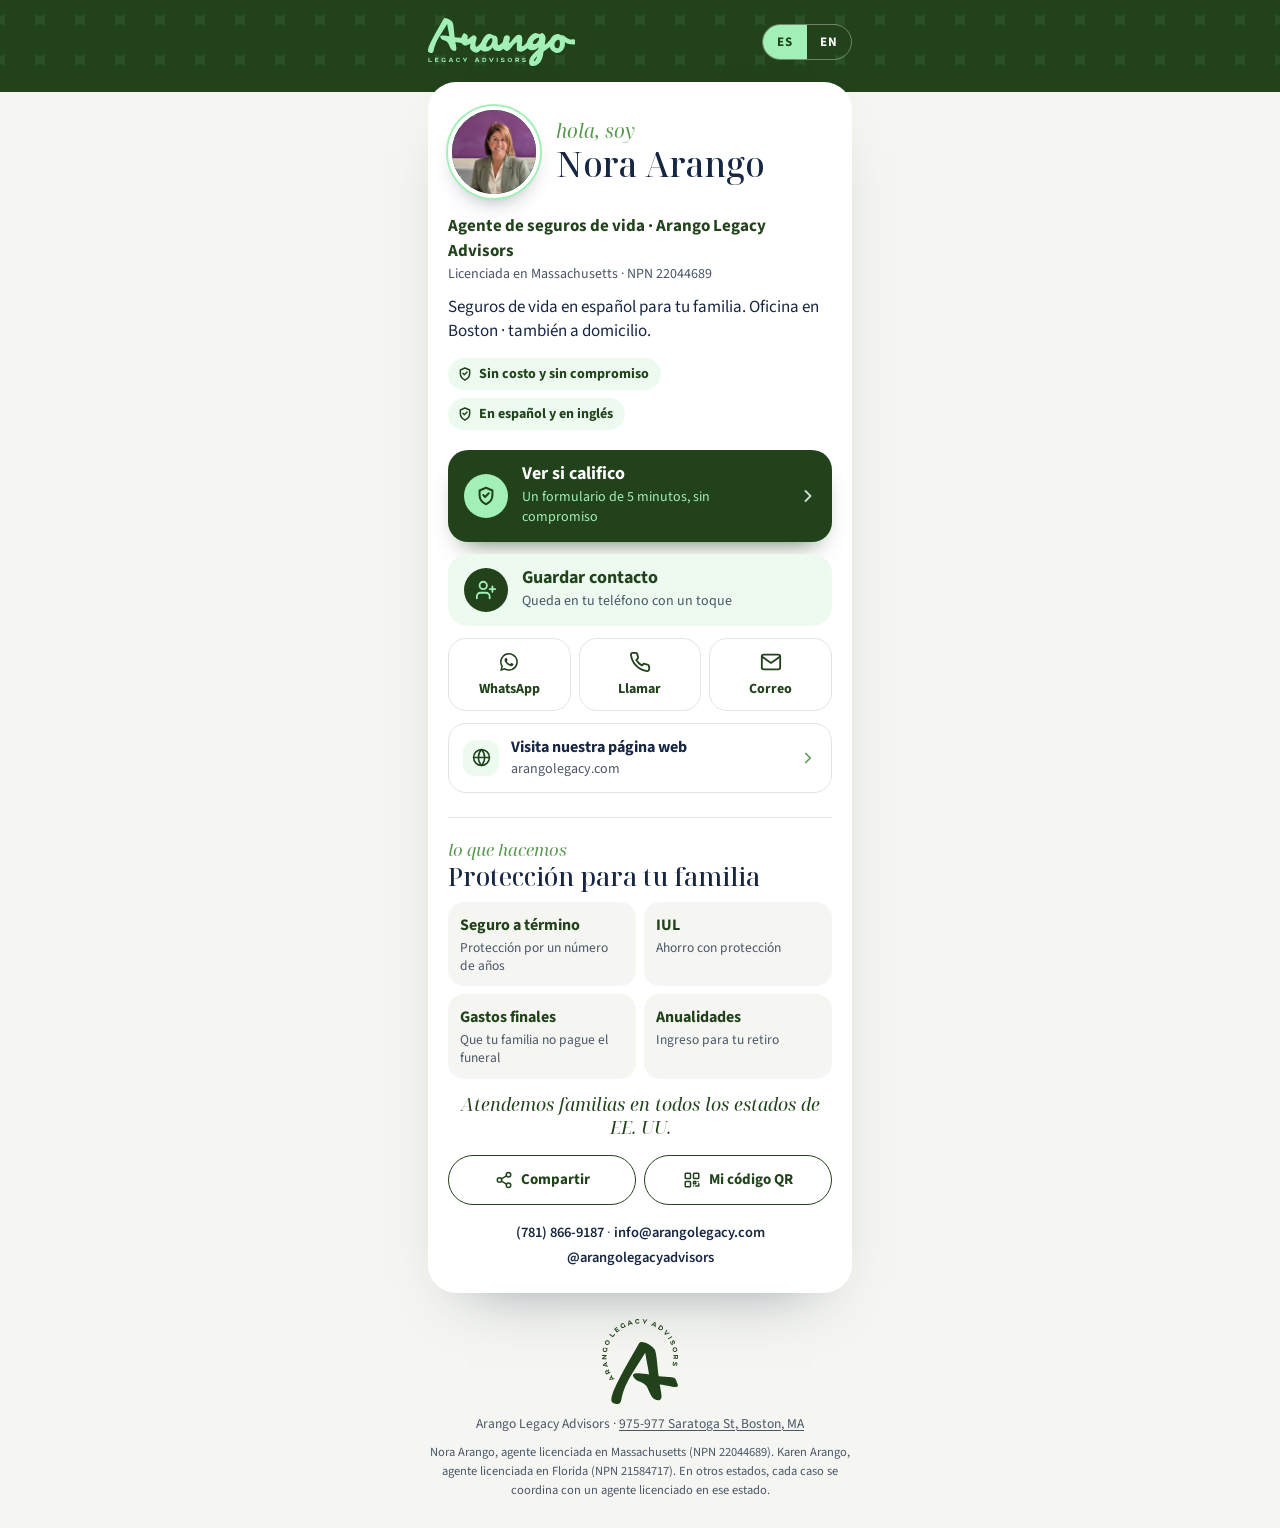
<file: nora/index.html>
<!doctype html>
<html lang="es">
<head>
<meta charset="utf-8">
<meta name="viewport" content="width=device-width, initial-scale=1, viewport-fit=cover">
<title>Nora Arango · Arango Legacy Advisors</title>
<meta name="description" content="Nora Arango, agente de seguros de vida en español de Arango Legacy Advisors. Guarda su contacto o escríbele por WhatsApp.">
<link rel="canonical" href="https://arangolegacy.com/nora/">
<meta name="theme-color" content="#21421B">
<meta property="og:type" content="profile">
<meta property="og:site_name" content="Arango Legacy Advisors">
<meta property="og:title" content="Nora Arango · Arango Legacy Advisors">
<meta property="og:description" content="Nora Arango, agente de seguros de vida en español de Arango Legacy Advisors. Guarda su contacto o escríbele por WhatsApp.">
<meta property="og:url" content="https://arangolegacy.com/nora/">
<meta property="og:image" content="https://arangolegacy.com/assets/img/nora-cafeteria.jpg">
<meta name="twitter:card" content="summary">
<link rel="icon" type="image/svg+xml" href="data:image/svg+xml,%3Csvg xmlns=%22http://www.w3.org/2000/svg%22 viewBox=%220 0 472.5 529.0%22%3E%3Cg fill=%22%2321421B%22%3E%3Cpath d=%22M 295.1,455.8 C 274.1,406.6 273.9,406.2 224,385.8 C 218.1,383.3 211.9,380.2 207.7,375.4 C 202.2,369.1 189.1,353.7 192.6,346.3 C 193.6,344.2 196.4,342 199,340 C 226,332.3 262.9,340.2 292.2,344.6 C 286.3,296.4 275.2,259.1 268.9,210.4 L 215.8,293.6 C 199.7,318.9 184.3,342.8 170.1,369.1 C 151.6,403.3 135.6,438.1 125.7,475.6 C 121,493.3 120.3,530.6 94.7,529 C 83.3,528.2 71.8,525.1 63,517.3 C 44.9,501.1 81.5,423.9 91.1,404.1 C 108.4,368.2 126.3,333.8 146.2,299 L 230.7,151.2 C 233,147.2 236.3,143.8 241,143.3 C 272.3,140.3 311.8,167.4 329.9,192 C 334.8,209.3 337.7,225.7 339.6,243.5 L 349.5,336.5 C 350.3,343.6 351.4,349.7 353.5,356.7 L 413.3,360.5 C 433.8,361.8 452.3,360.9 460,379.6 L 471.2,406.7 C 473.4,412.1 472,419 466.1,421 C 459.4,423.2 451.8,423.4 444.4,422.3 C 425.7,419.6 407.8,416.2 389.4,412.3 C 379.2,410.2 370.3,408.9 358.8,407.8 L 366,447.2 C 368.6,461.4 377,501.8 356.7,504.7 C 338.3,507.4 320.9,498.8 310.1,484 C 303.8,475.3 299.4,465.9 295.1,455.8%22/%3E%3Cpath d=%22M 63.8,353.7 C 64.1,353.3 64.1,352.9 63.8,352.4 L 60.8,348.5 C 60.5,348.1 60,348.1 59.8,348.5 L 45.1,374.1 C 45,374.4 45,374.6 45.2,374.9 L 48.7,379.6 C 48.9,379.9 49.2,380 49.5,379.9 L 78.6,373.5 C 79.1,373.3 79.2,373.1 78.9,372.6 L 75.8,368.5 C 75.5,368.2 75.2,368.1 74.8,368.2 L 69.6,369.6 L 61.1,358.3 Z M 51.7,374.3 L 51.4,373.8 L 58,363.2 L 63.9,371.1 Z M 51.7,374.3%22/%3E%3Cpath d=%22M 26.5,345.2 C 26.7,345.6 27,345.7 27.4,345.5 L 51.9,334.3 C 52.3,334 52.4,333.7 52.2,333.3 L 50.3,329.1 C 50.1,328.7 49.8,328.6 49.3,328.8 L 43.1,331.6 L 40.1,325 C 40,324.8 39.9,324.6 39.7,324.3 L 44.7,318.2 C 44.9,317.8 44.9,317.5 44.8,317.1 L 42.6,312.5 C 42.4,312.1 42,312 41.8,312.3 L 35.8,320 C 33,318 29.3,317.5 25.9,319.1 C 20.5,321.6 18.5,327.8 21.1,333.5 Z M 38,334 L 29.5,337.9 L 26.3,331.1 C 24.9,328.2 26,325.7 28.4,324.6 C 30.8,323.5 33.4,324.3 34.8,327.2 Z M 38,334%22/%3E%3Cpath d=%22M 30.7,272.9 C 31.1,272.6 31.3,272.2 31.2,271.7 L 30.1,266.9 C 30,266.4 29.6,266.3 29.2,266.5 L 5.3,283.9 C 5.1,284 5,284.3 5.1,284.6 L 6.4,290.4 C 6.4,290.7 6.6,290.9 6.9,290.9 L 36.1,297 C 36.6,297 36.9,296.8 36.8,296.3 L 35.6,291.3 C 35.5,290.9 35.3,290.6 34.8,290.5 L 29.5,289.7 L 26.4,275.9 Z M 11.3,286.7 L 11.2,286.2 L 21.5,279.1 L 23.7,288.8 Z M 11.3,286.7%22/%3E%3Cpath d=%22M 28.3,225.1 C 28.3,224.7 28.1,224.4 27.6,224.4 L 0.7,224.5 C 0.3,224.5 0,224.8 0,225.3 L 0,229.7 C 0,230.2 0.3,230.4 0.8,230.4 L 10.7,230.4 L 19.5,230 L 19.5,230.2 L 10.3,236.8 L 0.5,244.7 C 0.2,244.9 0.1,245.2 0.1,245.6 L 0.1,249.7 C 0.1,250.1 0.4,250.4 0.9,250.4 L 27.7,250.2 C 28.2,250.2 28.5,250 28.5,249.5 L 28.4,245.1 C 28.4,244.6 28.2,244.4 27.7,244.4 L 17.7,244.4 L 9,244.8 L 8.9,244.6 L 19,237.4 L 28,230.2 C 28.2,230 28.4,229.8 28.4,229.4 Z M 28.3,225.1%22/%3E%3Cpath d=%22M 19.2,183.3 C 19.1,183.8 19.4,184.1 19.8,184.2 L 26.5,185.6 C 27.8,187.7 28.2,189.6 27.6,192.9 C 26.6,197.9 22.2,200.3 17.1,199.3 C 12.1,198.3 9.2,194.2 10.2,189.1 C 10.9,185.6 12.7,183.5 15.7,182 C 16,181.9 16.3,181.5 16,181.1 L 14.3,177.4 C 14.2,177.1 13.9,177 13.6,177.1 C 9.1,178.8 5.6,183.1 4.6,187.9 C 3,196.1 7.7,203.5 15.9,205.2 C 24.3,206.9 31.4,202.4 33.1,194.3 C 33.8,191.1 33.5,188.3 32.1,185.9 L 33.9,185.7 C 34.3,185.7 34.5,185.4 34.6,185 L 35.2,182 C 35.3,181.5 35.1,181.2 34.6,181.1 L 21,178.3 C 20.6,178.2 20.2,178.4 20.1,178.9 Z M 19.2,183.3%22/%3E%3Cpath d=%22M 24.8,143.2 C 26.9,138.4 31.8,136.6 36.6,138.7 C 41.3,140.8 43.2,145.6 41.2,150.3 C 39.1,155.1 34.2,156.9 29.5,154.9 C 24.7,152.7 22.7,147.9 24.8,143.2 Z M 27,160.4 C 34.7,163.8 43.1,160.1 46.4,152.6 C 49.7,145.1 46.7,136.5 39,133.1 C 31.4,129.8 22.9,133.4 19.7,140.9 C 16.4,148.4 19.4,157.1 27,160.4 Z M 27,160.4%22/%3E%3Cpath d=%22M 45.7,96.2 C 45.4,96.6 45.4,96.9 45.8,97.2 L 66.7,114 C 67.1,114.3 67.4,114.3 67.7,113.9 L 81.2,97.2 C 81.5,96.8 81.4,96.5 81.1,96.2 L 77.8,93.5 C 77.4,93.2 77,93.2 76.7,93.6 L 66.6,106.2 L 49.6,92.5 C 49.2,92.2 48.8,92.2 48.5,92.6 Z M 45.7,96.2%22/%3E%3Cpath d=%22M 75.5,62.8 C 75.2,63 75.1,63.5 75.4,63.8 L 92.8,84.3 C 93.1,84.7 93.4,84.7 93.8,84.4 L 110.2,70.5 C 110.5,70.2 110.6,69.8 110.3,69.5 L 107.5,66.3 C 107.2,65.9 106.9,65.9 106.5,66.2 L 94.2,76.6 L 90.2,72 L 100.8,63 C 101.1,62.7 101.2,62.3 100.9,62 L 98.2,58.8 C 97.9,58.5 97.5,58.4 97.1,58.7 L 86.6,67.7 L 83.2,63.6 L 95.2,53.5 C 95.5,53.1 95.6,52.8 95.3,52.4 L 92.6,49.2 C 92.3,48.9 91.9,48.8 91.5,49.2 Z M 75.5,62.8%22/%3E%3Cpath d=%22M 135.7,36.7 C 135.2,36.9 135.1,37.2 135.4,37.7 L 138.7,43.7 C 137.9,46 136.7,47.6 133.8,49.2 C 129.3,51.7 124.6,49.9 122.1,45.4 C 119.7,40.9 120.9,36.1 125.5,33.5 C 128.5,31.9 131.3,31.8 134.4,33.2 C 134.7,33.3 135.2,33.3 135.3,32.7 L 137,29.1 C 137.1,28.8 137,28.5 136.7,28.3 C 132.5,26 127,26.2 122.7,28.5 C 115.4,32.6 112.8,41 116.8,48.3 C 121,55.8 129,58.4 136.3,54.4 C 139.2,52.8 141.2,50.7 142.1,48.2 L 143.4,49.4 C 143.7,49.6 144,49.7 144.4,49.4 L 147,48 C 147.5,47.7 147.6,47.4 147.3,47 L 140.6,34.8 C 140.4,34.3 140,34.2 139.6,34.5 Z M 135.7,36.7%22/%3E%3Cpath d=%22M 185.5,33.5 C 185.8,34 186.2,34.1 186.7,34 L 191.5,32.5 C 191.9,32.4 192,31.9 191.8,31.6 L 172.8,9 C 172.6,8.7 172.4,8.7 172,8.7 L 166.3,10.5 C 166,10.5 165.8,10.7 165.8,11 L 161.8,40.6 C 161.8,41.1 162.1,41.3 162.5,41.2 L 167.5,39.7 C 167.9,39.6 168.1,39.3 168.1,38.8 L 168.6,33.5 L 182.2,29.5 Z M 170.4,15.1 L 170.9,15 L 178.6,24.8 L 169.1,27.6 Z M 170.4,15.1%22/%3E%3Cpath d=%22M 219.3,0 C 211,0.7 205.2,7.3 205.8,15.6 C 206.5,24 213.3,29.8 221.6,29.1 C 226.7,28.7 231.1,26.1 233.4,21.6 C 233.6,21.3 233.5,21 233.2,20.7 L 229.8,18.4 C 229.4,18.2 229.2,18.2 228.9,18.4 C 227.1,21.7 224.6,23.2 221.1,23.4 C 216,23.8 212.2,20.3 211.8,15.2 C 211.4,10 214.6,6.2 219.8,5.7 C 223.3,5.5 225.7,6.6 228.1,9.3 C 228.3,9.6 228.7,9.7 229.1,9.4 L 232.1,6.6 C 232.4,6.4 232.4,6.1 232.2,5.8 C 229.4,1.7 224.2,-0.3 219.3,0 Z M 219.3,0%22/%3E%3Cpath d=%22M 267.5,23.3 L 281.8,4.5 C 282,4.2 281.9,3.9 281.5,3.8 L 275.9,3.1 C 275.5,3 275.3,3.2 275.1,3.5 L 265.6,17 L 265.3,16.9 L 259.3,1.3 C 259.2,1 259,0.8 258.7,0.8 L 253.1,0 C 252.7,-0 252.5,0.3 252.6,0.6 L 261.5,22.5 L 260.7,28.9 C 260.6,29.4 260.8,29.7 261.3,29.7 L 265.8,30.3 C 266.3,30.4 266.6,30.2 266.7,29.7 Z M 267.5,23.3%22/%3E%3Cpath d=%22M 327.4,48.2 C 327.4,48.7 327.7,49.1 328.1,49.3 L 332.7,51.3 C 333.1,51.5 333.5,51.2 333.5,50.7 L 333.5,21.2 C 333.5,21 333.4,20.7 333.1,20.6 L 327.6,18.2 C 327.3,18.1 327,18.2 326.9,18.4 L 304.8,38.5 C 304.5,38.8 304.5,39.1 305,39.3 L 309.7,41.4 C 310.1,41.5 310.4,41.5 310.8,41.2 L 314.6,37.4 L 327.5,43 Z M 327.7,24.4 L 328.2,24.6 L 327.8,37.1 L 318.7,33.2 Z M 327.7,24.4%22/%3E%3Cpath d=%22M 365.2,44.9 L 369.9,48.2 C 374.1,51.2 374.9,55.8 371.9,60 C 368.8,64.3 364.2,64.9 360.1,61.9 L 355.4,58.6 Z M 364.2,37.1 C 363.8,36.9 363.5,36.9 363.2,37.3 L 347.5,59.2 C 347.3,59.5 347.3,59.9 347.7,60.2 L 356.7,66.6 C 363.2,71.3 371.9,70.4 376.8,63.6 C 381.7,56.8 379.8,48.3 373.2,43.6 Z M 364.2,37.1%22/%3E%3Cpath d=%22M 391.8,98.2 C 392,98.4 392.3,98.5 392.7,98.4 L 420.9,89.1 C 421.3,88.9 421.4,88.6 421.1,88.3 L 417.6,84.4 C 417.2,84.1 416.9,83.9 416.4,84.1 L 406.8,87.6 L 395.1,92.2 L 394.9,92 L 400.6,80.8 L 404.9,71.5 C 405.1,71 405,70.5 404.6,70.1 L 401.3,66.5 C 401,66.1 400.5,66.2 400.3,66.6 L 388.3,93.5 C 388.1,93.9 388.2,94.2 388.5,94.5 Z M 391.8,98.2%22/%3E%3Cpath d=%22M 433.9,106.7 C 433.6,106.3 433.2,106.2 432.9,106.5 L 410.2,121 C 409.8,121.2 409.7,121.6 410,122 L 412.5,125.8 C 412.7,126.2 413.1,126.3 413.5,126 L 436.1,111.5 C 436.5,111.3 436.6,110.9 436.3,110.5 Z M 433.9,106.7%22/%3E%3Cpath d=%22M 452.6,140.4 C 449.9,134.1 444.9,130.9 440.2,133 C 434.8,135.4 434.8,140.4 437.1,147.1 C 438.8,152 438.7,154.2 436.9,155 C 435.1,155.8 433.1,154.5 431.4,150.5 C 429.7,146.8 429.5,143.9 430.4,140.4 C 430.6,139.9 430.4,139.6 429.9,139.5 L 425.9,138.6 C 425.4,138.4 425.1,138.6 424.9,139 C 423.6,143.7 424.1,147.9 426.2,152.7 C 429.1,159.2 434.2,162.7 439.4,160.5 C 444.8,158.1 444.9,152.3 442.6,145.3 C 441.1,140.8 441.3,139.1 442.8,138.4 C 444.3,137.7 445.9,139.1 447.4,142.3 C 448.8,145.6 449.1,148.8 448.3,151.7 C 448.1,152.2 448.4,152.5 448.8,152.7 L 452.8,153.7 C 453.3,153.8 453.5,153.7 453.6,153.2 C 454.8,149.1 454.5,144.5 452.6,140.4 Z M 452.6,140.4%22/%3E%3Cpath d=%22M 462.3,188.3 C 463.3,193.3 460.5,197.6 455.3,198.7 C 450.3,199.8 445.9,197 444.8,192 C 443.7,186.9 446.6,182.5 451.6,181.5 C 456.8,180.4 461.2,183.2 462.3,188.3 Z M 450.4,175.5 C 442.2,177.3 437.5,185.1 439.3,193.1 C 441,201.1 448.4,206.4 456.6,204.7 C 464.7,202.9 469.5,195.1 467.8,187.1 C 466.1,179.1 458.5,173.8 450.4,175.5 Z M 450.4,175.5%22/%3E%3Cpath d=%22M 472.5,224.7 C 472.5,224.2 472.2,224 471.8,224 L 444.9,223.9 C 444.4,223.9 444.2,224.2 444.2,224.7 L 444.2,229.2 C 444.2,229.7 444.4,230 444.9,230 L 451.7,230 L 451.7,237.3 C 451.7,237.5 451.7,237.7 451.7,238.1 L 444.7,241.6 C 444.3,241.8 444.1,242.1 444.1,242.5 L 444.1,247.6 C 444.1,248 444.5,248.3 444.9,248.1 L 453.5,243.6 C 455.2,246.6 458.4,248.6 462.1,248.6 C 468,248.6 472.5,243.8 472.5,237.5 Z M 457.4,230 L 466.8,230 L 466.8,237.5 C 466.8,240.8 464.8,242.6 462.1,242.6 C 459.5,242.6 457.4,240.7 457.4,237.5 Z M 457.4,230%22/%3E%3Cpath d=%22M 468.4,282 C 469.7,275.3 467.5,269.8 462.4,268.8 C 456.7,267.6 453.7,271.8 451.8,278.5 C 450.3,283.6 449,285.3 447,284.9 C 445.2,284.5 444.3,282.3 445.1,278.1 C 445.9,274 447.4,271.6 450.2,269.2 C 450.6,268.9 450.6,268.6 450.2,268.2 L 447.5,265.1 C 447.2,264.7 446.8,264.7 446.5,265 C 442.7,268 440.7,271.8 439.7,276.9 C 438.2,283.8 440.4,289.7 446,290.8 C 451.8,292 455.2,287.3 457.3,280.3 C 458.7,275.8 459.8,274.4 461.4,274.7 C 463,275 463.6,277.1 462.9,280.6 C 462.2,284.1 460.6,286.8 458.3,288.8 C 457.9,289.1 457.9,289.5 458.2,289.8 L 460.8,293 C 461.1,293.4 461.4,293.4 461.8,293.1 C 465.1,290.3 467.5,286.5 468.4,282 Z M 468.4,282%22/%3E%3C/g%3E%3C/svg%3E">
<link rel="apple-touch-icon" href="/assets/img/nora-cafeteria.jpg">
<link rel="preconnect" href="https://fonts.googleapis.com">
<link rel="preconnect" href="https://fonts.gstatic.com" crossorigin>
<link href="https://fonts.googleapis.com/css2?family=Noto+Serif+Display:ital,wght@0,500;1,400&family=Source+Sans+3:wght@400;600;700&display=swap" rel="stylesheet">
<script type="application/ld+json">{"@context": "https://schema.org", "@type": "Person", "name": "Nora Arango", "jobTitle": "Agente de seguros de vida", "telephone": "+17818669187", "email": "info@arangolegacy.com", "url": "https://arangolegacy.com/nora/", "image": "https://arangolegacy.com/assets/img/nora-cafeteria.jpg", "knowsLanguage": ["es", "en"], "sameAs": ["https://instagram.com/arangolegacyadvisors"], "worksFor": {"@type": "InsuranceAgency", "name": "Arango Legacy Advisors", "url": "https://arangolegacy.com", "telephone": "+17818669187", "address": {"@type": "PostalAddress", "streetAddress": "975-977 Saratoga St", "addressLocality": "Boston", "addressRegion": "MA", "postalCode": "02128", "addressCountry": "US"}}, "hasCredential": {"@type": "EducationalOccupationalCredential", "credentialCategory": "license", "name": "Massachusetts insurance producer license, NPN 22044689"}}</script>
<style>
/* Formato de la tarjeta de Selesa, con el manual de marca de Arango:
   Verde Raíz #21421B · Azul Fundacional #172642 · Verde Patrimonio #59994F · Verde Cercano #A2F0B7 · Noto Serif Display + Source Sans 3 */
:root{
  --raiz:#21421B;--raiz2:#2b5524;--azul:#172642;--patrimonio:#59994F;--cercano:#A2F0B7;
  --tint:#ecfaf0;--paper:#f5f6f1;--white:#fff;--muted:#4a5568;--line:rgba(23,38,66,.13);
  --fd:"Noto Serif Display",Georgia,"Times New Roman",serif;--fb:"Source Sans 3","Segoe UI",system-ui,-apple-system,sans-serif;
  --ease:cubic-bezier(.16,1,.3,1);
}
*{box-sizing:border-box;margin:0;padding:0}
html{-webkit-text-size-adjust:100%}
body{background:var(--paper);color:var(--azul);font:400 17px/1.45 var(--fb);min-height:100vh;-webkit-font-smoothing:antialiased}
a{color:inherit;text-decoration:none}
button{font:inherit;color:inherit;border:0;background:none;cursor:pointer;-webkit-tap-highlight-color:transparent}
svg{display:block}
:focus-visible{outline:3px solid var(--patrimonio);outline-offset:3px}
.skip{position:absolute;left:-999px;top:8px;background:#fff;padding:8px 12px;border-radius:8px;z-index:30} .skip:focus{left:12px}
.wrap{max-width:460px;margin:0 auto;padding-left:max(18px,env(safe-area-inset-left,0px));padding-right:max(18px,env(safe-area-inset-right,0px))}
.band{background:var(--raiz) url("data:image/svg+xml,%3Csvg xmlns=%22http://www.w3.org/2000/svg%22 width=%2240%22 height=%2240%22 viewBox=%220 0 40 40%22%3E%3Cpath fill=%22%23A2F0B7%22 fill-opacity=%220.08%22 d=%22M14 14C17.75 15.98 22.25 15.98 26 14C24.02 17.75 24.02 22.25 26 26C22.25 24.02 17.75 24.02 14 26C15.98 22.25 15.98 17.75 14 14Z%22/%3E%3C/svg%3E") center top/40px 40px;padding-top:env(safe-area-inset-top,0px)}
.topbar{display:flex;justify-content:space-between;align-items:center;padding-block:18px 26px}
.brand{display:block;color:var(--cercano)} .brand .logo-main{height:48px;width:auto}
.lang{display:flex;border:1.5px solid rgba(255,255,255,.35);border-radius:99px;overflow:hidden}
.lang button{height:34px;min-width:44px;padding:0 12px;color:#fff;font-weight:700;font-size:13px;letter-spacing:.08em}
.lang button[aria-pressed=true]{background:var(--cercano);color:var(--raiz)}
main{padding-bottom:calc(28px + env(safe-area-inset-bottom,0px))}
.card{position:relative;margin-top:-10px;background:var(--white);border-radius:28px;box-shadow:0 30px 60px -40px rgba(23,38,66,.5);padding:24px 20px 22px;animation:rise .7s var(--ease) both}
@keyframes rise{from{opacity:0;transform:translateY(14px)}to{opacity:1;transform:none}}
.intro{display:flex;align-items:center;gap:16px}
.photo{width:92px;height:92px;border-radius:50%;flex:none;border:4px solid #fff;box-shadow:0 0 0 2px var(--cercano),0 12px 24px -14px rgba(23,38,66,.6);background:var(--raiz);overflow:hidden;display:grid;place-items:center;color:var(--cercano);font:500 36px var(--fd)}
.photo img{width:100%;height:100%;object-fit:cover;object-position:center 22%}
.photo b{display:none;font-weight:500} .photo.noimg b{display:block}
.hello{font:italic 400 19px/1 var(--fd);color:var(--patrimonio)}
h1{font:500 34px/1.04 var(--fd);letter-spacing:-.01em;margin-top:6px}
.role{font-weight:700;color:var(--raiz);margin-top:16px;font-size:17px}
.lic{font-size:14px;color:var(--muted);margin-top:1px}
.desc{margin-top:10px;font-size:17px}
.trust{list-style:none;display:flex;flex-wrap:wrap;gap:8px;margin-top:14px}
.trust li{display:flex;align-items:center;gap:6px;padding:6px 12px 6px 9px;border-radius:99px;background:var(--tint);color:var(--raiz);font-weight:700;font-size:14px}
.trust svg{width:16px;height:16px}
.big{display:flex;align-items:center;gap:14px;margin-top:12px;padding:14px 14px 14px 16px;border-radius:20px;background:var(--tint);color:var(--raiz);transition:transform .15s var(--ease)}
.big:active{transform:scale(.98)}
.big.primary{margin-top:20px;background:var(--raiz);color:#fff;box-shadow:0 14px 26px -16px rgba(33,66,27,.85)}
.big .bi{width:44px;height:44px;border-radius:50%;display:grid;place-items:center;flex:none;background:var(--raiz);color:var(--cercano)}
.big.primary .bi{background:var(--cercano);color:var(--raiz)}
.big .bi svg{width:22px;height:22px}
.big span.tx{min-width:0;flex:1}
.big b{display:block;font-size:18px;font-weight:700;line-height:1.15}
.big small{display:block;font-size:14px;margin-top:2px;color:var(--muted)}
.big.primary small{color:var(--cercano)}
.big .go{width:20px;height:20px;flex:none;opacity:.8}
.quick{display:grid;grid-template-columns:repeat(3,minmax(0,1fr));gap:8px;margin-top:12px}
.q{display:flex;flex-direction:column;align-items:center;gap:6px;padding:12px 4px 11px;border-radius:18px;border:1.5px solid var(--line);color:var(--raiz);font-size:14px;font-weight:700}
.q svg{width:22px;height:22px} .q:active{transform:scale(.97)}
.site{display:flex;align-items:center;gap:12px;margin-top:12px;padding:12px 14px;border-radius:18px;border:1.5px solid var(--line)}
.site .si{width:36px;height:36px;border-radius:12px;background:var(--tint);color:var(--raiz);display:grid;place-items:center;flex:none} .site .si svg{width:19px;height:19px}
.site b{display:block;font-size:16px;font-weight:700} .site small{display:block;font-size:14px;color:var(--muted)}
.site .go{width:18px;height:18px;margin-left:auto;color:var(--patrimonio)}
.svc{margin-top:24px;padding-top:20px;border-top:1px solid var(--line)}
.svc .k{font:italic 400 17px var(--fd);color:var(--patrimonio)}
.svc h2{font:500 25px/1.1 var(--fd);margin-top:2px}
.svc ul{list-style:none;display:grid;grid-template-columns:1fr 1fr;gap:8px;margin-top:12px}
.svc li{padding:12px;border-radius:16px;background:var(--paper)}
.svc li b{display:block;font-size:16px;color:var(--raiz)} .svc li small{display:block;font-size:13.5px;color:var(--muted);margin-top:2px;line-height:1.3}
.cover{margin-top:14px;font:italic 400 18px/1.3 var(--fd);color:var(--raiz);text-align:center}
.acts{display:grid;grid-template-columns:1fr 1fr;gap:8px;margin-top:16px}
.ghost{height:50px;border-radius:99px;border:1.5px solid var(--raiz);color:var(--raiz);font-weight:700;font-size:15px;display:flex;align-items:center;justify-content:center;gap:8px}
.ghost svg{width:18px;height:18px}
.contact{margin-top:16px;text-align:center;font-size:14.5px;color:var(--muted);line-height:1.7}
.contact a{color:var(--azul);font-weight:600}
.mark{width:76px;margin:26px auto 0;color:var(--raiz)} .mark svg{width:100%;height:auto}
.addr{text-align:center;font-size:13.5px;color:var(--muted);margin-top:10px} .addr a{text-decoration:underline;text-underline-offset:2px}
.legal{font-size:12.5px;line-height:1.5;color:var(--muted);text-align:center;margin:10px auto 0}
.modal{position:fixed;inset:0;z-index:20;background:rgba(23,38,66,.62);display:grid;place-items:center;padding:20px}
.modal[hidden]{display:none}
.sheet{background:#fff;border-radius:26px;padding:24px 22px 20px;width:min(360px,100%);text-align:center;animation:rise .45s var(--ease) both}
.sheet .logo-main{height:34px;width:auto;margin:0 auto 14px;color:var(--raiz)}
.sheet h2{font:500 24px var(--fd)}
.sheet p{font-size:15px;color:var(--muted);margin-top:4px}
.qr{width:240px;max-width:100%;margin:16px auto 10px;padding:12px;border-radius:18px;border:1.5px solid var(--line)}
.qr svg{width:100%;height:auto}
.url{font-weight:700;color:var(--raiz);font-size:15px;overflow-wrap:anywhere}
.close{margin-top:16px;height:48px;width:100%;border-radius:99px;background:var(--raiz);color:#fff;font-weight:700}
.toast{position:fixed;left:50%;bottom:calc(24px + env(safe-area-inset-bottom,0px));transform:translate(-50%,20px);opacity:0;background:var(--azul);color:#fff;padding:12px 20px;border-radius:99px;font-weight:600;font-size:15px;transition:all .3s var(--ease);pointer-events:none}
.toast.show{opacity:1;transform:translate(-50%,0)}
@media (prefers-reduced-motion:reduce){ *{animation:none!important;transition:none!important} }
</style>
</head>
<body>
<a class="skip" href="#main" data-t="skip">Ir al contenido</a>
<div class="band"><div class="wrap topbar">
  <a class="brand" href="https://arangolegacy.com" aria-label="Arango Legacy Advisors"><svg class="logo-main" aria-hidden="true" focusable="false" xmlns="http://www.w3.org/2000/svg" viewBox="0 0 763.3 248.5"><g fill="currentColor"><path d="M 555.3,219.9 C 558.3,215.3 565.3,203.5 564.9,197.7 C 560.6,201.2 544.8,218.7 548.7,223.1 C 550.3,224.9 553.9,222 555.3,219.9 M 680.7,115.3 C 679.9,112.4 676,111.6 673.2,112.5 C 658.7,116.9 651.1,133.2 656.4,147.4 C 658.2,152.4 662.5,155.1 667.4,156 C 687.1,159.5 683.8,126.4 680.7,115.3 M 307.6,149 C 319.5,148.9 329.1,133.7 331.8,123.9 C 332.9,120.2 334.7,107.8 330.5,105.3 C 326.3,102.8 321.3,106.8 318.2,110.1 C 310.9,117.7 301,132.7 301.4,143.3 C 301.5,146.7 303.9,149 307.6,149 M 548.3,135.2 C 565,135.4 575.4,115.9 576.3,101.2 C 565,103.5 554.8,108.9 547.5,117.4 C 544.1,121.4 542.5,126.1 543.4,131.2 C 543.8,133.6 545.7,135 548.3,135.2 M 708.2,123.1 C 712.3,146.1 702.4,170.5 679.6,178.7 C 673.2,181 666.8,181.4 660.2,179.7 C 646.1,176 633.8,165.1 629.7,150.6 C 618.7,160.1 608.6,166.3 598.1,175.2 C 596.2,194 591.8,213.3 580.6,228.6 C 570.8,242.1 555,249.7 538.4,248.3 C 531,247.7 525.6,242.5 524.1,235.5 C 521.5,223.4 526.6,209.7 533.7,199.8 C 545.1,183.9 555.6,173.7 570.6,161.2 L 572.2,151.9 C 559.6,165 545.7,170.9 527.9,165.2 C 522.9,163.5 519,160.3 516,156.2 L 498.5,168.3 C 479.9,181 459.9,170.4 459.9,163.9 L 459.9,137.5 C 459.9,133 459.8,128.7 458.6,124.2 C 440.4,138.9 435.8,151.9 417.7,167.2 C 408.4,175 396.8,166.5 390.2,159 C 384.8,164.1 379.2,168.3 372.1,170.2 C 358.1,173.9 337.9,168.1 334.6,151.3 C 325.5,169.6 303.2,177 284.1,171.5 C 280,170.3 276.9,167.8 274.4,164.4 C 269.5,169.2 264.6,173.5 258.9,176.9 C 255.3,179.1 251.6,179.9 247.3,178.8 C 237.3,176.2 227.8,170.8 221.2,162.6 C 217.9,158.6 217.2,152.9 217.9,147.9 L 220.2,131.8 C 213.7,135.6 196.5,144.3 190.6,142.9 C 183,141.1 177.1,135.9 172.7,129.8 L 155.5,126.4 C 151,125.5 147,124.9 141.9,124.4 L 145.5,144.6 C 146.8,152 150.3,169.8 139.4,170.3 C 130.8,170.7 123.1,166.6 118.3,159.5 C 108.7,145.4 108.1,128.2 93.7,120.9 C 88.8,118.4 83.9,116.4 78.7,114.3 C 75.8,113.1 72.8,111.7 70.7,109.4 C 67.8,106.1 61.9,99.3 63.5,95.4 C 63.9,94.3 65.4,93.3 66.8,92.4 C 79.4,89 96.8,92.6 110.4,94.8 C 107.7,72.4 102.4,54.3 99.4,31.7 L 76.7,67.2 C 69.6,78.3 62.7,88.8 56.2,100.2 C 47.2,115.7 39.8,131.6 34,148.6 C 30.5,159.1 30.8,166.8 27.1,175.2 C 22.4,185.7 8.5,180.9 2.7,176.3 C -6.4,169.2 10.4,133.6 14.7,124.6 C 23,107.1 31.8,90.3 41.4,73.4 L 81.5,3.5 C 82.7,1.6 84.2,0.2 86.5,0.1 C 101.4,-0.9 119.6,11 127.7,22.9 C 132.8,30.4 136.1,87.5 138.9,100.1 C 143.4,100.7 147.2,101.2 151.6,101.4 L 172.6,102.4 C 175,95.7 177.3,89.8 180.8,84.1 C 182.9,80.7 186.4,78.8 190.4,79.8 C 199,81.8 207.3,89 206.2,99 C 205.6,104.1 203.8,106.7 204.2,109.1 C 204.5,111.7 212.9,105.1 213.7,104.5 C 219,100.3 224.1,96.3 229.7,92.5 C 234.6,89.1 240.8,88.9 245.7,92.6 C 250.3,96.1 253.1,102.4 251.5,108.1 C 249.8,114 247.7,119.4 246.5,125.3 C 244.8,133.7 245.2,142.1 249,149.9 C 255.5,147.4 261.3,143.7 265.7,138.3 C 269.2,134 273.8,130.1 276.3,125.1 C 281.2,115.3 285.2,105.7 292.4,97.3 C 296.9,92.2 301.4,87.5 307.6,84.5 C 313.2,81.8 319.7,81 325.4,83.8 C 337.3,89.6 338.3,88 348.3,91.9 C 353.9,94 357.7,98.5 359.2,104.3 C 363.3,119 356.6,142.7 367.9,140.1 C 371.2,139.4 374.6,137.9 377,135.2 C 380.7,131.2 386,127 387.8,121.7 C 392,110.1 391.6,91.1 406.1,89.8 C 411.9,89.2 418.1,91.1 422.1,95.7 C 428.8,103.7 416.4,126.8 420.6,129.4 C 422.5,130.6 429.5,121.8 431,120 C 437.1,112.7 442.8,105.5 449.4,98.6 C 457.6,89.9 463.5,85.4 476.4,87.4 C 483.8,88.6 487,95.8 487.7,102.5 C 488.5,110.6 488,118.5 487.2,126.6 L 485.5,144.9 C 492.5,148.2 508.7,130.5 512.1,125.1 C 516.1,109.5 524.6,95.6 537.8,86.1 C 543.6,82 550,78.7 557.2,78.2 C 560.4,78 564.1,79.6 567.1,80.5 L 576.5,83.1 C 584.6,85.4 583.4,74.7 593.6,78.9 C 596.7,80.1 598.9,82.8 601.1,85.3 C 607.5,92.4 609.9,100.6 608.4,110.2 L 604.5,136.3 L 604.5,137.4 C 604.5,138.1 615.6,130.1 618,127.5 C 623.2,122.3 629.1,117.7 633.1,111.7 C 636.7,106.4 638.5,100.4 643.2,95.8 C 654.9,84.5 671.7,76.5 686.8,87.4 C 690.3,90 701.5,88.6 704.7,91.4 C 709.7,95.6 714,100 719.3,103.7 C 740.1,118.2 756,106.9 759.5,112 C 764.8,119.5 764.5,129.2 759,136.7 C 744.8,137.4 723,136.7 712.1,126.9 L 709.7,124.7 L 709.2,124 Z M 708.2,123.1"/><path d="M 3,206.1 C 2.6,206.1 2.4,206.3 2.4,206.6 L 2.4,227.4 C 2.4,227.7 2.6,227.9 3,227.9 L 19.5,227.9 C 19.9,227.9 20.1,227.7 20.1,227.4 L 20.1,224.1 C 20.1,223.7 19.9,223.5 19.5,223.5 L 7.1,223.5 L 7.1,206.6 C 7.1,206.3 6.9,206.1 6.5,206.1 Z M 3,206.1"/><path d="M 36.8,206.1 C 36.5,206.1 36.2,206.3 36.2,206.6 L 36.2,227.4 C 36.2,227.7 36.4,227.9 36.8,227.9 L 53.4,227.9 C 53.7,227.9 53.9,227.7 53.9,227.4 L 53.9,224.1 C 53.9,223.8 53.7,223.6 53.4,223.6 L 40.9,223.6 L 40.9,218.8 L 51.5,218.8 C 51.9,218.8 52.1,218.6 52.1,218.3 L 52.1,215.1 C 52.1,214.7 51.9,214.5 51.5,214.5 L 40.9,214.5 L 40.9,210.4 L 53,210.4 C 53.4,210.4 53.6,210.2 53.6,209.8 L 53.6,206.6 C 53.6,206.3 53.4,206.1 53,206.1 Z M 36.8,206.1"/><path d="M 86.8,216.1 C 86.4,216.1 86.2,216.3 86.2,216.6 L 86.2,221.9 C 84.8,223.2 83.4,223.8 80.8,223.8 C 76.9,223.8 74.4,220.9 74.4,216.9 C 74.4,213 77,210.1 81,210.1 C 83.7,210.1 85.6,211.2 87.2,213.2 C 87.4,213.4 87.7,213.6 88,213.3 L 90.5,211.4 C 90.7,211.3 90.7,211.1 90.6,210.8 C 88.6,207.7 84.8,205.7 81,205.7 C 74.6,205.7 69.7,210.5 69.7,216.9 C 69.7,223.5 74.2,228.3 80.6,228.3 C 83.2,228.3 85.3,227.6 86.8,226.2 L 87.3,227.5 C 87.3,227.8 87.5,227.9 87.9,227.9 L 90.3,227.9 C 90.6,227.9 90.8,227.7 90.8,227.4 L 90.8,216.6 C 90.8,216.3 90.6,216.1 90.3,216.1 Z M 86.8,216.1"/><path d="M 125.8,227.4 C 125.9,227.7 126.2,227.9 126.6,227.9 L 130.4,227.9 C 130.8,227.9 131,227.6 130.8,227.3 L 121.8,206.4 C 121.7,206.2 121.6,206.1 121.3,206.1 L 116.7,206.1 C 116.4,206.1 116.3,206.2 116.2,206.4 L 106.7,227.4 C 106.6,227.7 106.7,227.9 107.1,227.9 L 111.1,227.9 C 111.4,227.9 111.7,227.8 111.8,227.4 L 113.3,223.6 L 124.2,223.6 Z M 118.7,210.4 L 119.1,210.4 L 122.6,219.4 L 115,219.4 Z M 118.7,210.4"/><path d="M 156.3,205.7 C 149.9,205.7 145,210.5 145,216.9 C 145,223.4 149.9,228.3 156.3,228.3 C 160.3,228.3 163.8,226.5 165.8,223.1 C 166,222.9 166,222.7 165.8,222.5 L 163.2,220.5 C 163,220.3 162.8,220.3 162.6,220.5 C 161,222.9 159,223.8 156.3,223.8 C 152.3,223.8 149.6,220.9 149.6,216.9 C 149.6,213 152.3,210.1 156.3,210.1 C 159,210.1 160.8,211.2 162.5,213.4 C 162.6,213.6 163,213.8 163.2,213.5 L 165.8,211.6 C 166,211.4 166,211.2 165.8,210.9 C 163.9,207.6 160.1,205.7 156.3,205.7 Z M 156.3,205.7"/><path d="M 194.1,222.3 L 203.1,206.5 C 203.2,206.3 203.1,206.1 202.8,206.1 L 198.5,206.1 C 198.2,206.1 198,206.2 197.9,206.4 L 192,217.7 L 191.8,217.7 L 185.6,206.4 C 185.5,206.2 185.3,206.1 185.1,206.1 L 180.7,206.1 C 180.4,206.1 180.3,206.3 180.4,206.5 L 189.5,222.3 L 189.5,227.4 C 189.5,227.7 189.7,227.9 190,227.9 L 193.6,227.9 C 193.9,227.9 194.1,227.7 194.1,227.4 Z M 194.1,222.3"/><path d="M 260.7,227.4 C 260.8,227.7 261.1,227.9 261.5,227.9 L 265.3,227.9 C 265.7,227.9 265.9,227.6 265.8,227.3 L 256.7,206.4 C 256.6,206.2 256.5,206.1 256.2,206.1 L 251.6,206.1 C 251.3,206.1 251.2,206.2 251.1,206.4 L 241.6,227.4 C 241.5,227.7 241.6,227.9 242,227.9 L 246,227.9 C 246.3,227.9 246.6,227.8 246.7,227.4 L 248.2,223.6 L 259.1,223.6 Z M 253.6,210.4 L 254,210.4 L 257.5,219.4 L 249.9,219.4 Z M 253.6,210.4"/><path d="M 286.5,210.5 L 291,210.5 C 294.9,210.5 297.5,213 297.5,217 C 297.5,221 294.9,223.5 291,223.5 L 286.5,223.5 Z M 282.4,206.1 C 282.1,206.1 281.8,206.3 281.8,206.6 L 281.8,227.4 C 281.8,227.7 282.1,227.9 282.4,227.9 L 291,227.9 C 297.2,227.9 302.2,223.5 302.2,217 C 302.2,210.6 297.2,206.1 291,206.1 Z M 282.4,206.1"/><path d="M 329.9,227.9 C 330.1,227.9 330.3,227.8 330.5,227.5 L 339.8,206.6 C 339.9,206.3 339.8,206.1 339.4,206.1 L 335.3,206.1 C 335,206.1 334.7,206.2 334.6,206.6 L 331.6,213.9 L 328.2,223 L 328,223 L 324.5,213.9 L 321.4,206.6 C 321.2,206.3 320.9,206.1 320.4,206.1 L 316.7,206.1 C 316.3,206.1 316.1,206.3 316.3,206.7 L 325.4,227.5 C 325.5,227.8 325.8,227.9 326,227.9 Z M 329.9,227.9"/><path d="M 356.4,206.1 C 356.1,206.1 355.9,206.3 355.9,206.6 L 355.9,227.4 C 355.9,227.7 356.1,227.9 356.4,227.9 L 360,227.9 C 360.3,227.9 360.5,227.7 360.5,227.4 L 360.5,206.6 C 360.5,206.3 360.3,206.1 360,206.1 Z M 356.4,206.1"/><path d="M 386.8,205.7 C 381.5,205.7 377.7,208.3 377.7,212.2 C 377.7,216.8 381.3,218.4 386.6,218.8 C 390.7,219.2 392.2,219.9 392.2,221.4 C 392.2,222.9 390.7,223.9 387.3,223.9 C 384.2,223.9 382.1,223.1 379.9,221.4 C 379.6,221.2 379.3,221.2 379.1,221.6 L 377.2,224.1 C 376.9,224.4 376.9,224.7 377.2,224.9 C 380.1,227.3 383.2,228.3 387.2,228.3 C 392.7,228.3 396.8,225.7 396.8,221.3 C 396.8,216.8 392.8,214.9 387.2,214.4 C 383.5,214 382.3,213.4 382.3,212.1 C 382.3,210.8 383.8,210.1 386.5,210.1 C 389.3,210.1 391.6,210.9 393.4,212.3 C 393.7,212.6 394,212.6 394.3,212.3 L 396.3,209.8 C 396.5,209.5 396.4,209.3 396.2,209.1 C 393.6,206.9 390.3,205.7 386.8,205.7 Z M 386.8,205.7"/><path d="M 424,210.1 C 427.9,210.1 430.8,213 430.8,217 C 430.8,221 427.9,223.9 424,223.9 C 420,223.9 417.1,221 417.1,217 C 417.1,213 420,210.1 424,210.1 Z M 412.5,217 C 412.5,223.5 417.6,228.3 424,228.3 C 430.3,228.3 435.4,223.5 435.4,217 C 435.4,210.6 430.3,205.7 424,205.7 C 417.6,205.7 412.5,210.6 412.5,217 Z M 412.5,217"/><path d="M 452.9,206.1 C 452.5,206.1 452.3,206.3 452.3,206.6 L 452.3,227.4 C 452.3,227.7 452.5,227.9 452.9,227.9 L 456.4,227.9 C 456.8,227.9 457,227.7 457,227.4 L 457,222.1 L 462.6,222.1 C 462.8,222.1 463,222.1 463.2,222.1 L 465.9,227.5 C 466.1,227.8 466.3,227.9 466.6,227.9 L 470.6,227.9 C 470.9,227.9 471.1,227.6 470.9,227.4 L 467.5,220.7 C 469.8,219.4 471.3,216.9 471.3,214 C 471.3,209.5 467.6,206.1 462.8,206.1 Z M 457,217.7 L 457,210.5 L 462.8,210.5 C 465.3,210.5 466.7,212 466.7,214 C 466.7,216.1 465.3,217.7 462.8,217.7 Z M 457,217.7"/><path d="M 496.7,205.7 C 491.5,205.7 487.7,208.3 487.7,212.2 C 487.7,216.8 491.2,218.4 496.6,218.8 C 500.7,219.2 502.2,219.9 502.2,221.4 C 502.2,222.9 500.7,223.9 497.3,223.9 C 494.1,223.9 492.1,223.1 489.8,221.4 C 489.6,221.2 489.3,221.2 489,221.6 L 487.2,224.1 C 486.9,224.4 486.9,224.7 487.2,224.9 C 490.1,227.3 493.2,228.3 497.2,228.3 C 502.7,228.3 506.8,225.7 506.8,221.3 C 506.8,216.8 502.8,214.9 497.2,214.4 C 493.5,214 492.3,213.4 492.3,212.1 C 492.3,210.8 493.8,210.1 496.5,210.1 C 499.3,210.1 501.6,210.9 503.4,212.3 C 503.7,212.6 504,212.6 504.2,212.3 L 506.3,209.8 C 506.5,209.5 506.4,209.3 506.1,209.1 C 503.6,206.9 500.3,205.7 496.7,205.7 Z M 496.7,205.7"/></g></svg></a>
  <div class="lang" role="group" aria-label="Idioma / Language"><button type="button" data-l="es" aria-pressed="true">ES</button><button type="button" data-l="en" aria-pressed="false">EN</button></div>
</div></div>

<main class="wrap" id="main">
  <article class="card">
    <div class="intro">
      <div class="photo" id="photo"><img src="/assets/img/nora-cafeteria.jpg" alt="Nora Arango" onerror="this.parentNode.classList.add('noimg');this.remove()"><b>N</b></div>
      <div><p class="hello" data-t="hello">hola, soy</p><h1>Nora Arango</h1></div>
    </div>
    <p class="role" data-t="role">Agente de seguros de vida · Arango Legacy Advisors</p>
    <p class="lic" data-t="lic">Licenciada en Massachusetts · NPN 22044689</p>
    <p class="desc" data-t="desc">Seguros de vida en español para tu familia. Oficina en Boston · también a domicilio.</p>
    <ul class="trust"><li><svg viewBox="0 0 24 24" fill="none" stroke="currentColor" stroke-width="2.2" stroke-linecap="round" stroke-linejoin="round"><path d="M9 11l2 2 4-4"/><path d="M12 3l7 3v5c0 4.6-3 8.4-7 10-4-1.6-7-5.4-7-10V6l7-3z"/></svg><span data-t="t1">Sin costo y sin compromiso</span></li><li><svg viewBox="0 0 24 24" fill="none" stroke="currentColor" stroke-width="2.2" stroke-linecap="round" stroke-linejoin="round"><path d="M9 11l2 2 4-4"/><path d="M12 3l7 3v5c0 4.6-3 8.4-7 10-4-1.6-7-5.4-7-10V6l7-3z"/></svg><span data-t="t2">En español y en inglés</span></li></ul>

    <a class="big primary" href="/elegibilidad/?a=nora"><span class="bi"><svg viewBox="0 0 24 24" fill="none" stroke="currentColor" stroke-width="2.2" stroke-linecap="round" stroke-linejoin="round"><path d="M9 11l2 2 4-4"/><path d="M12 3l7 3v5c0 4.6-3 8.4-7 10-4-1.6-7-5.4-7-10V6l7-3z"/></svg></span><span class="tx"><b data-t="b1">Ver si califico</b><small data-t="b1s">Un formulario de 5 minutos, sin compromiso</small></span><span class="go"><svg viewBox="0 0 24 24" fill="none" stroke="currentColor" stroke-width="2.2" stroke-linecap="round" stroke-linejoin="round"><path d="M9 6l6 6-6 6"/></svg></span></a>
    <a class="big" id="save" href="nora.vcf" download="Nora-Arango.vcf"><span class="bi"><svg viewBox="0 0 24 24" fill="none" stroke="currentColor" stroke-width="2" stroke-linecap="round" stroke-linejoin="round"><path d="M16 21v-2a4 4 0 0 0-4-4H6a4 4 0 0 0-4 4v2"/><circle cx="9" cy="7" r="4"/><path d="M19 8v6M22 11h-6"/></svg></span><span class="tx"><b data-t="b2">Guardar contacto</b><small data-t="b2s">Queda en tu teléfono con un toque</small></span></a>

    <div class="quick">
      <a class="q" id="wa" href="https://wa.me/17818669187" target="_blank" rel="noopener"><svg viewBox="0 0 24 24" fill="currentColor"><path d="M12 2.2A9.7 9.7 0 003.6 16.8L2.3 21.7l5-1.3A9.7 9.7 0 1012 2.2zm0 17.7a8 8 0 01-4.1-1.1l-.3-.2-3 .8.8-2.9-.2-.3A8 8 0 1112 19.9zm4.4-6c-.2-.1-1.4-.7-1.7-.8-.2-.1-.4-.1-.5.1l-.8.9c-.1.2-.3.2-.5.1a6.5 6.5 0 01-3.2-2.8c-.2-.4.2-.4.7-1.3.1-.2 0-.3 0-.4l-.8-1.8c-.2-.5-.4-.4-.5-.4h-.5a.9.9 0 00-.6.3 2.7 2.7 0 00-.9 2 4.7 4.7 0 001 2.5 10.7 10.7 0 004.1 3.6c1.5.7 2.1.7 2.9.6a2.5 2.5 0 001.6-1.1 2 2 0 00.1-1.1c0-.1-.2-.2-.4-.3z"/></svg><span>WhatsApp</span></a>
      <a class="q" href="tel:+17818669187"><svg viewBox="0 0 24 24" fill="none" stroke="currentColor" stroke-width="2" stroke-linecap="round" stroke-linejoin="round"><path d="M22 16.9v3a2 2 0 0 1-2.2 2 19.8 19.8 0 0 1-8.6-3.1 19.5 19.5 0 0 1-6-6A19.8 19.8 0 0 1 2.1 4.2 2 2 0 0 1 4.1 2h3a2 2 0 0 1 2 1.7c.1.9.4 1.8.7 2.7a2 2 0 0 1-.5 2.1L8 9.8a16 16 0 0 0 6 6l1.3-1.3a2 2 0 0 1 2.1-.4c.9.3 1.8.6 2.7.7a2 2 0 0 1 1.7 2z"/></svg><span data-t="call">Llamar</span></a>
      <a class="q" href="mailto:info@arangolegacy.com"><svg viewBox="0 0 24 24" fill="none" stroke="currentColor" stroke-width="2" stroke-linecap="round" stroke-linejoin="round"><rect x="2" y="4" width="20" height="16" rx="2"/><path d="M22 6l-10 7L2 6"/></svg><span data-t="email">Correo</span></a>
    </div>

    <a class="site" href="https://arangolegacy.com" target="_blank" rel="noopener"><span class="si"><svg viewBox="0 0 24 24" fill="none" stroke="currentColor" stroke-width="2" stroke-linecap="round" stroke-linejoin="round"><circle cx="12" cy="12" r="10"/><path d="M2 12h20M12 2a15 15 0 0 1 4 10 15 15 0 0 1-4 10 15 15 0 0 1-4-10 15 15 0 0 1 4-10z"/></svg></span><span><b data-t="web">Visita nuestra página web</b><small>arangolegacy.com</small></span><span class="go"><svg viewBox="0 0 24 24" fill="none" stroke="currentColor" stroke-width="2.2" stroke-linecap="round" stroke-linejoin="round"><path d="M9 6l6 6-6 6"/></svg></span></a>

    <section class="svc" aria-labelledby="svc-h">
      <p class="k" data-t="svcK">lo que hacemos</p>
      <h2 id="svc-h" data-t="svcH">Protección para tu familia</h2>
      <ul data-t-list="svc">
        <li><b>Seguro a término</b><small>Protección por un número de años</small></li>
        <li><b>IUL</b><small>Ahorro con protección</small></li>
        <li><b>Gastos finales</b><small>Que tu familia no pague el funeral</small></li>
        <li><b>Anualidades</b><small>Ingreso para tu retiro</small></li>
      </ul>
      <p class="cover" data-t="cover">Atendemos familias en todos los estados de EE. UU.</p>
    </section>

    <div class="acts">
      <button class="ghost" type="button" id="share"><svg viewBox="0 0 24 24" fill="none" stroke="currentColor" stroke-width="2" stroke-linecap="round" stroke-linejoin="round"><circle cx="18" cy="5" r="3"/><circle cx="6" cy="12" r="3"/><circle cx="18" cy="19" r="3"/><path d="M8.6 13.5l6.8 4M15.4 6.5l-6.8 4"/></svg><span data-t="share">Compartir</span></button>
      <button class="ghost" type="button" id="qrbtn"><svg viewBox="0 0 24 24" fill="none" stroke="currentColor" stroke-width="2" stroke-linecap="round" stroke-linejoin="round"><rect x="3" y="3" width="7" height="7" rx="1"/><rect x="14" y="3" width="7" height="7" rx="1"/><rect x="3" y="14" width="7" height="7" rx="1"/><path d="M14 14h3v3h-3zM20 14v.01M14 20h.01M17 20h4v-3"/></svg><span data-t="qr">Mi código QR</span></button>
    </div>
    <p class="contact"><a href="tel:+17818669187">(781) 866-9187</a> · <a href="mailto:info@arangolegacy.com">info@arangolegacy.com</a><br><a href="https://instagram.com/arangolegacyadvisors" target="_blank" rel="noopener">@arangolegacyadvisors</a></p>
  </article>

  <div class="mark" role="img" aria-label="Arango Legacy Advisors"><svg class="logo-mark" aria-hidden="true" focusable="false" xmlns="http://www.w3.org/2000/svg" viewBox="0 0 472.5 529.0"><g fill="currentColor"><path d="M 295.1,455.8 C 274.1,406.6 273.9,406.2 224,385.8 C 218.1,383.3 211.9,380.2 207.7,375.4 C 202.2,369.1 189.1,353.7 192.6,346.3 C 193.6,344.2 196.4,342 199,340 C 226,332.3 262.9,340.2 292.2,344.6 C 286.3,296.4 275.2,259.1 268.9,210.4 L 215.8,293.6 C 199.7,318.9 184.3,342.8 170.1,369.1 C 151.6,403.3 135.6,438.1 125.7,475.6 C 121,493.3 120.3,530.6 94.7,529 C 83.3,528.2 71.8,525.1 63,517.3 C 44.9,501.1 81.5,423.9 91.1,404.1 C 108.4,368.2 126.3,333.8 146.2,299 L 230.7,151.2 C 233,147.2 236.3,143.8 241,143.3 C 272.3,140.3 311.8,167.4 329.9,192 C 334.8,209.3 337.7,225.7 339.6,243.5 L 349.5,336.5 C 350.3,343.6 351.4,349.7 353.5,356.7 L 413.3,360.5 C 433.8,361.8 452.3,360.9 460,379.6 L 471.2,406.7 C 473.4,412.1 472,419 466.1,421 C 459.4,423.2 451.8,423.4 444.4,422.3 C 425.7,419.6 407.8,416.2 389.4,412.3 C 379.2,410.2 370.3,408.9 358.8,407.8 L 366,447.2 C 368.6,461.4 377,501.8 356.7,504.7 C 338.3,507.4 320.9,498.8 310.1,484 C 303.8,475.3 299.4,465.9 295.1,455.8"/><path d="M 63.8,353.7 C 64.1,353.3 64.1,352.9 63.8,352.4 L 60.8,348.5 C 60.5,348.1 60,348.1 59.8,348.5 L 45.1,374.1 C 45,374.4 45,374.6 45.2,374.9 L 48.7,379.6 C 48.9,379.9 49.2,380 49.5,379.9 L 78.6,373.5 C 79.1,373.3 79.2,373.1 78.9,372.6 L 75.8,368.5 C 75.5,368.2 75.2,368.1 74.8,368.2 L 69.6,369.6 L 61.1,358.3 Z M 51.7,374.3 L 51.4,373.8 L 58,363.2 L 63.9,371.1 Z M 51.7,374.3"/><path d="M 26.5,345.2 C 26.7,345.6 27,345.7 27.4,345.5 L 51.9,334.3 C 52.3,334 52.4,333.7 52.2,333.3 L 50.3,329.1 C 50.1,328.7 49.8,328.6 49.3,328.8 L 43.1,331.6 L 40.1,325 C 40,324.8 39.9,324.6 39.7,324.3 L 44.7,318.2 C 44.9,317.8 44.9,317.5 44.8,317.1 L 42.6,312.5 C 42.4,312.1 42,312 41.8,312.3 L 35.8,320 C 33,318 29.3,317.5 25.9,319.1 C 20.5,321.6 18.5,327.8 21.1,333.5 Z M 38,334 L 29.5,337.9 L 26.3,331.1 C 24.9,328.2 26,325.7 28.4,324.6 C 30.8,323.5 33.4,324.3 34.8,327.2 Z M 38,334"/><path d="M 30.7,272.9 C 31.1,272.6 31.3,272.2 31.2,271.7 L 30.1,266.9 C 30,266.4 29.6,266.3 29.2,266.5 L 5.3,283.9 C 5.1,284 5,284.3 5.1,284.6 L 6.4,290.4 C 6.4,290.7 6.6,290.9 6.9,290.9 L 36.1,297 C 36.6,297 36.9,296.8 36.8,296.3 L 35.6,291.3 C 35.5,290.9 35.3,290.6 34.8,290.5 L 29.5,289.7 L 26.4,275.9 Z M 11.3,286.7 L 11.2,286.2 L 21.5,279.1 L 23.7,288.8 Z M 11.3,286.7"/><path d="M 28.3,225.1 C 28.3,224.7 28.1,224.4 27.6,224.4 L 0.7,224.5 C 0.3,224.5 0,224.8 0,225.3 L 0,229.7 C 0,230.2 0.3,230.4 0.8,230.4 L 10.7,230.4 L 19.5,230 L 19.5,230.2 L 10.3,236.8 L 0.5,244.7 C 0.2,244.9 0.1,245.2 0.1,245.6 L 0.1,249.7 C 0.1,250.1 0.4,250.4 0.9,250.4 L 27.7,250.2 C 28.2,250.2 28.5,250 28.5,249.5 L 28.4,245.1 C 28.4,244.6 28.2,244.4 27.7,244.4 L 17.7,244.4 L 9,244.8 L 8.9,244.6 L 19,237.4 L 28,230.2 C 28.2,230 28.4,229.8 28.4,229.4 Z M 28.3,225.1"/><path d="M 19.2,183.3 C 19.1,183.8 19.4,184.1 19.8,184.2 L 26.5,185.6 C 27.8,187.7 28.2,189.6 27.6,192.9 C 26.6,197.9 22.2,200.3 17.1,199.3 C 12.1,198.3 9.2,194.2 10.2,189.1 C 10.9,185.6 12.7,183.5 15.7,182 C 16,181.9 16.3,181.5 16,181.1 L 14.3,177.4 C 14.2,177.1 13.9,177 13.6,177.1 C 9.1,178.8 5.6,183.1 4.6,187.9 C 3,196.1 7.7,203.5 15.9,205.2 C 24.3,206.9 31.4,202.4 33.1,194.3 C 33.8,191.1 33.5,188.3 32.1,185.9 L 33.9,185.7 C 34.3,185.7 34.5,185.4 34.6,185 L 35.2,182 C 35.3,181.5 35.1,181.2 34.6,181.1 L 21,178.3 C 20.6,178.2 20.2,178.4 20.1,178.9 Z M 19.2,183.3"/><path d="M 24.8,143.2 C 26.9,138.4 31.8,136.6 36.6,138.7 C 41.3,140.8 43.2,145.6 41.2,150.3 C 39.1,155.1 34.2,156.9 29.5,154.9 C 24.7,152.7 22.7,147.9 24.8,143.2 Z M 27,160.4 C 34.7,163.8 43.1,160.1 46.4,152.6 C 49.7,145.1 46.7,136.5 39,133.1 C 31.4,129.8 22.9,133.4 19.7,140.9 C 16.4,148.4 19.4,157.1 27,160.4 Z M 27,160.4"/><path d="M 45.7,96.2 C 45.4,96.6 45.4,96.9 45.8,97.2 L 66.7,114 C 67.1,114.3 67.4,114.3 67.7,113.9 L 81.2,97.2 C 81.5,96.8 81.4,96.5 81.1,96.2 L 77.8,93.5 C 77.4,93.2 77,93.2 76.7,93.6 L 66.6,106.2 L 49.6,92.5 C 49.2,92.2 48.8,92.2 48.5,92.6 Z M 45.7,96.2"/><path d="M 75.5,62.8 C 75.2,63 75.1,63.5 75.4,63.8 L 92.8,84.3 C 93.1,84.7 93.4,84.7 93.8,84.4 L 110.2,70.5 C 110.5,70.2 110.6,69.8 110.3,69.5 L 107.5,66.3 C 107.2,65.9 106.9,65.9 106.5,66.2 L 94.2,76.6 L 90.2,72 L 100.8,63 C 101.1,62.7 101.2,62.3 100.9,62 L 98.2,58.8 C 97.9,58.5 97.5,58.4 97.1,58.7 L 86.6,67.7 L 83.2,63.6 L 95.2,53.5 C 95.5,53.1 95.6,52.8 95.3,52.4 L 92.6,49.2 C 92.3,48.9 91.9,48.8 91.5,49.2 Z M 75.5,62.8"/><path d="M 135.7,36.7 C 135.2,36.9 135.1,37.2 135.4,37.7 L 138.7,43.7 C 137.9,46 136.7,47.6 133.8,49.2 C 129.3,51.7 124.6,49.9 122.1,45.4 C 119.7,40.9 120.9,36.1 125.5,33.5 C 128.5,31.9 131.3,31.8 134.4,33.2 C 134.7,33.3 135.2,33.3 135.3,32.7 L 137,29.1 C 137.1,28.8 137,28.5 136.7,28.3 C 132.5,26 127,26.2 122.7,28.5 C 115.4,32.6 112.8,41 116.8,48.3 C 121,55.8 129,58.4 136.3,54.4 C 139.2,52.8 141.2,50.7 142.1,48.2 L 143.4,49.4 C 143.7,49.6 144,49.7 144.4,49.4 L 147,48 C 147.5,47.7 147.6,47.4 147.3,47 L 140.6,34.8 C 140.4,34.3 140,34.2 139.6,34.5 Z M 135.7,36.7"/><path d="M 185.5,33.5 C 185.8,34 186.2,34.1 186.7,34 L 191.5,32.5 C 191.9,32.4 192,31.9 191.8,31.6 L 172.8,9 C 172.6,8.7 172.4,8.7 172,8.7 L 166.3,10.5 C 166,10.5 165.8,10.7 165.8,11 L 161.8,40.6 C 161.8,41.1 162.1,41.3 162.5,41.2 L 167.5,39.7 C 167.9,39.6 168.1,39.3 168.1,38.8 L 168.6,33.5 L 182.2,29.5 Z M 170.4,15.1 L 170.9,15 L 178.6,24.8 L 169.1,27.6 Z M 170.4,15.1"/><path d="M 219.3,0 C 211,0.7 205.2,7.3 205.8,15.6 C 206.5,24 213.3,29.8 221.6,29.1 C 226.7,28.7 231.1,26.1 233.4,21.6 C 233.6,21.3 233.5,21 233.2,20.7 L 229.8,18.4 C 229.4,18.2 229.2,18.2 228.9,18.4 C 227.1,21.7 224.6,23.2 221.1,23.4 C 216,23.8 212.2,20.3 211.8,15.2 C 211.4,10 214.6,6.2 219.8,5.7 C 223.3,5.5 225.7,6.6 228.1,9.3 C 228.3,9.6 228.7,9.7 229.1,9.4 L 232.1,6.6 C 232.4,6.4 232.4,6.1 232.2,5.8 C 229.4,1.7 224.2,-0.3 219.3,0 Z M 219.3,0"/><path d="M 267.5,23.3 L 281.8,4.5 C 282,4.2 281.9,3.9 281.5,3.8 L 275.9,3.1 C 275.5,3 275.3,3.2 275.1,3.5 L 265.6,17 L 265.3,16.9 L 259.3,1.3 C 259.2,1 259,0.8 258.7,0.8 L 253.1,0 C 252.7,-0 252.5,0.3 252.6,0.6 L 261.5,22.5 L 260.7,28.9 C 260.6,29.4 260.8,29.7 261.3,29.7 L 265.8,30.3 C 266.3,30.4 266.6,30.2 266.7,29.7 Z M 267.5,23.3"/><path d="M 327.4,48.2 C 327.4,48.7 327.7,49.1 328.1,49.3 L 332.7,51.3 C 333.1,51.5 333.5,51.2 333.5,50.7 L 333.5,21.2 C 333.5,21 333.4,20.7 333.1,20.6 L 327.6,18.2 C 327.3,18.1 327,18.2 326.9,18.4 L 304.8,38.5 C 304.5,38.8 304.5,39.1 305,39.3 L 309.7,41.4 C 310.1,41.5 310.4,41.5 310.8,41.2 L 314.6,37.4 L 327.5,43 Z M 327.7,24.4 L 328.2,24.6 L 327.8,37.1 L 318.7,33.2 Z M 327.7,24.4"/><path d="M 365.2,44.9 L 369.9,48.2 C 374.1,51.2 374.9,55.8 371.9,60 C 368.8,64.3 364.2,64.9 360.1,61.9 L 355.4,58.6 Z M 364.2,37.1 C 363.8,36.9 363.5,36.9 363.2,37.3 L 347.5,59.2 C 347.3,59.5 347.3,59.9 347.7,60.2 L 356.7,66.6 C 363.2,71.3 371.9,70.4 376.8,63.6 C 381.7,56.8 379.8,48.3 373.2,43.6 Z M 364.2,37.1"/><path d="M 391.8,98.2 C 392,98.4 392.3,98.5 392.7,98.4 L 420.9,89.1 C 421.3,88.9 421.4,88.6 421.1,88.3 L 417.6,84.4 C 417.2,84.1 416.9,83.9 416.4,84.1 L 406.8,87.6 L 395.1,92.2 L 394.9,92 L 400.6,80.8 L 404.9,71.5 C 405.1,71 405,70.5 404.6,70.1 L 401.3,66.5 C 401,66.1 400.5,66.2 400.3,66.6 L 388.3,93.5 C 388.1,93.9 388.2,94.2 388.5,94.5 Z M 391.8,98.2"/><path d="M 433.9,106.7 C 433.6,106.3 433.2,106.2 432.9,106.5 L 410.2,121 C 409.8,121.2 409.7,121.6 410,122 L 412.5,125.8 C 412.7,126.2 413.1,126.3 413.5,126 L 436.1,111.5 C 436.5,111.3 436.6,110.9 436.3,110.5 Z M 433.9,106.7"/><path d="M 452.6,140.4 C 449.9,134.1 444.9,130.9 440.2,133 C 434.8,135.4 434.8,140.4 437.1,147.1 C 438.8,152 438.7,154.2 436.9,155 C 435.1,155.8 433.1,154.5 431.4,150.5 C 429.7,146.8 429.5,143.9 430.4,140.4 C 430.6,139.9 430.4,139.6 429.9,139.5 L 425.9,138.6 C 425.4,138.4 425.1,138.6 424.9,139 C 423.6,143.7 424.1,147.9 426.2,152.7 C 429.1,159.2 434.2,162.7 439.4,160.5 C 444.8,158.1 444.9,152.3 442.6,145.3 C 441.1,140.8 441.3,139.1 442.8,138.4 C 444.3,137.7 445.9,139.1 447.4,142.3 C 448.8,145.6 449.1,148.8 448.3,151.7 C 448.1,152.2 448.4,152.5 448.8,152.7 L 452.8,153.7 C 453.3,153.8 453.5,153.7 453.6,153.2 C 454.8,149.1 454.5,144.5 452.6,140.4 Z M 452.6,140.4"/><path d="M 462.3,188.3 C 463.3,193.3 460.5,197.6 455.3,198.7 C 450.3,199.8 445.9,197 444.8,192 C 443.7,186.9 446.6,182.5 451.6,181.5 C 456.8,180.4 461.2,183.2 462.3,188.3 Z M 450.4,175.5 C 442.2,177.3 437.5,185.1 439.3,193.1 C 441,201.1 448.4,206.4 456.6,204.7 C 464.7,202.9 469.5,195.1 467.8,187.1 C 466.1,179.1 458.5,173.8 450.4,175.5 Z M 450.4,175.5"/><path d="M 472.5,224.7 C 472.5,224.2 472.2,224 471.8,224 L 444.9,223.9 C 444.4,223.9 444.2,224.2 444.2,224.7 L 444.2,229.2 C 444.2,229.7 444.4,230 444.9,230 L 451.7,230 L 451.7,237.3 C 451.7,237.5 451.7,237.7 451.7,238.1 L 444.7,241.6 C 444.3,241.8 444.1,242.1 444.1,242.5 L 444.1,247.6 C 444.1,248 444.5,248.3 444.9,248.1 L 453.5,243.6 C 455.2,246.6 458.4,248.6 462.1,248.6 C 468,248.6 472.5,243.8 472.5,237.5 Z M 457.4,230 L 466.8,230 L 466.8,237.5 C 466.8,240.8 464.8,242.6 462.1,242.6 C 459.5,242.6 457.4,240.7 457.4,237.5 Z M 457.4,230"/><path d="M 468.4,282 C 469.7,275.3 467.5,269.8 462.4,268.8 C 456.7,267.6 453.7,271.8 451.8,278.5 C 450.3,283.6 449,285.3 447,284.9 C 445.2,284.5 444.3,282.3 445.1,278.1 C 445.9,274 447.4,271.6 450.2,269.2 C 450.6,268.9 450.6,268.6 450.2,268.2 L 447.5,265.1 C 447.2,264.7 446.8,264.7 446.5,265 C 442.7,268 440.7,271.8 439.7,276.9 C 438.2,283.8 440.4,289.7 446,290.8 C 451.8,292 455.2,287.3 457.3,280.3 C 458.7,275.8 459.8,274.4 461.4,274.7 C 463,275 463.6,277.1 462.9,280.6 C 462.2,284.1 460.6,286.8 458.3,288.8 C 457.9,289.1 457.9,289.5 458.2,289.8 L 460.8,293 C 461.1,293.4 461.4,293.4 461.8,293.1 C 465.1,290.3 467.5,286.5 468.4,282 Z M 468.4,282"/></g></svg></div>
  <p class="addr">Arango Legacy Advisors · <a href="https://www.google.com/maps/search/?api=1&amp;query=975-977+Saratoga+St+Boston+MA+02128" target="_blank" rel="noopener">975-977 Saratoga St, Boston, MA</a></p>
  <p class="legal" data-t="legal">Nora Arango, agente licenciada en Massachusetts (NPN 22044689). Karen Arango, agente licenciada en Florida (NPN 21584717). En otros estados, cada caso se coordina con un agente licenciado en ese estado.</p>
</main>

<div class="modal" id="modal" hidden role="dialog" aria-modal="true" aria-labelledby="qrt">
  <div class="sheet">
    <svg class="logo-main" aria-hidden="true" focusable="false" xmlns="http://www.w3.org/2000/svg" viewBox="0 0 763.3 248.5"><g fill="currentColor"><path d="M 555.3,219.9 C 558.3,215.3 565.3,203.5 564.9,197.7 C 560.6,201.2 544.8,218.7 548.7,223.1 C 550.3,224.9 553.9,222 555.3,219.9 M 680.7,115.3 C 679.9,112.4 676,111.6 673.2,112.5 C 658.7,116.9 651.1,133.2 656.4,147.4 C 658.2,152.4 662.5,155.1 667.4,156 C 687.1,159.5 683.8,126.4 680.7,115.3 M 307.6,149 C 319.5,148.9 329.1,133.7 331.8,123.9 C 332.9,120.2 334.7,107.8 330.5,105.3 C 326.3,102.8 321.3,106.8 318.2,110.1 C 310.9,117.7 301,132.7 301.4,143.3 C 301.5,146.7 303.9,149 307.6,149 M 548.3,135.2 C 565,135.4 575.4,115.9 576.3,101.2 C 565,103.5 554.8,108.9 547.5,117.4 C 544.1,121.4 542.5,126.1 543.4,131.2 C 543.8,133.6 545.7,135 548.3,135.2 M 708.2,123.1 C 712.3,146.1 702.4,170.5 679.6,178.7 C 673.2,181 666.8,181.4 660.2,179.7 C 646.1,176 633.8,165.1 629.7,150.6 C 618.7,160.1 608.6,166.3 598.1,175.2 C 596.2,194 591.8,213.3 580.6,228.6 C 570.8,242.1 555,249.7 538.4,248.3 C 531,247.7 525.6,242.5 524.1,235.5 C 521.5,223.4 526.6,209.7 533.7,199.8 C 545.1,183.9 555.6,173.7 570.6,161.2 L 572.2,151.9 C 559.6,165 545.7,170.9 527.9,165.2 C 522.9,163.5 519,160.3 516,156.2 L 498.5,168.3 C 479.9,181 459.9,170.4 459.9,163.9 L 459.9,137.5 C 459.9,133 459.8,128.7 458.6,124.2 C 440.4,138.9 435.8,151.9 417.7,167.2 C 408.4,175 396.8,166.5 390.2,159 C 384.8,164.1 379.2,168.3 372.1,170.2 C 358.1,173.9 337.9,168.1 334.6,151.3 C 325.5,169.6 303.2,177 284.1,171.5 C 280,170.3 276.9,167.8 274.4,164.4 C 269.5,169.2 264.6,173.5 258.9,176.9 C 255.3,179.1 251.6,179.9 247.3,178.8 C 237.3,176.2 227.8,170.8 221.2,162.6 C 217.9,158.6 217.2,152.9 217.9,147.9 L 220.2,131.8 C 213.7,135.6 196.5,144.3 190.6,142.9 C 183,141.1 177.1,135.9 172.7,129.8 L 155.5,126.4 C 151,125.5 147,124.9 141.9,124.4 L 145.5,144.6 C 146.8,152 150.3,169.8 139.4,170.3 C 130.8,170.7 123.1,166.6 118.3,159.5 C 108.7,145.4 108.1,128.2 93.7,120.9 C 88.8,118.4 83.9,116.4 78.7,114.3 C 75.8,113.1 72.8,111.7 70.7,109.4 C 67.8,106.1 61.9,99.3 63.5,95.4 C 63.9,94.3 65.4,93.3 66.8,92.4 C 79.4,89 96.8,92.6 110.4,94.8 C 107.7,72.4 102.4,54.3 99.4,31.7 L 76.7,67.2 C 69.6,78.3 62.7,88.8 56.2,100.2 C 47.2,115.7 39.8,131.6 34,148.6 C 30.5,159.1 30.8,166.8 27.1,175.2 C 22.4,185.7 8.5,180.9 2.7,176.3 C -6.4,169.2 10.4,133.6 14.7,124.6 C 23,107.1 31.8,90.3 41.4,73.4 L 81.5,3.5 C 82.7,1.6 84.2,0.2 86.5,0.1 C 101.4,-0.9 119.6,11 127.7,22.9 C 132.8,30.4 136.1,87.5 138.9,100.1 C 143.4,100.7 147.2,101.2 151.6,101.4 L 172.6,102.4 C 175,95.7 177.3,89.8 180.8,84.1 C 182.9,80.7 186.4,78.8 190.4,79.8 C 199,81.8 207.3,89 206.2,99 C 205.6,104.1 203.8,106.7 204.2,109.1 C 204.5,111.7 212.9,105.1 213.7,104.5 C 219,100.3 224.1,96.3 229.7,92.5 C 234.6,89.1 240.8,88.9 245.7,92.6 C 250.3,96.1 253.1,102.4 251.5,108.1 C 249.8,114 247.7,119.4 246.5,125.3 C 244.8,133.7 245.2,142.1 249,149.9 C 255.5,147.4 261.3,143.7 265.7,138.3 C 269.2,134 273.8,130.1 276.3,125.1 C 281.2,115.3 285.2,105.7 292.4,97.3 C 296.9,92.2 301.4,87.5 307.6,84.5 C 313.2,81.8 319.7,81 325.4,83.8 C 337.3,89.6 338.3,88 348.3,91.9 C 353.9,94 357.7,98.5 359.2,104.3 C 363.3,119 356.6,142.7 367.9,140.1 C 371.2,139.4 374.6,137.9 377,135.2 C 380.7,131.2 386,127 387.8,121.7 C 392,110.1 391.6,91.1 406.1,89.8 C 411.9,89.2 418.1,91.1 422.1,95.7 C 428.8,103.7 416.4,126.8 420.6,129.4 C 422.5,130.6 429.5,121.8 431,120 C 437.1,112.7 442.8,105.5 449.4,98.6 C 457.6,89.9 463.5,85.4 476.4,87.4 C 483.8,88.6 487,95.8 487.7,102.5 C 488.5,110.6 488,118.5 487.2,126.6 L 485.5,144.9 C 492.5,148.2 508.7,130.5 512.1,125.1 C 516.1,109.5 524.6,95.6 537.8,86.1 C 543.6,82 550,78.7 557.2,78.2 C 560.4,78 564.1,79.6 567.1,80.5 L 576.5,83.1 C 584.6,85.4 583.4,74.7 593.6,78.9 C 596.7,80.1 598.9,82.8 601.1,85.3 C 607.5,92.4 609.9,100.6 608.4,110.2 L 604.5,136.3 L 604.5,137.4 C 604.5,138.1 615.6,130.1 618,127.5 C 623.2,122.3 629.1,117.7 633.1,111.7 C 636.7,106.4 638.5,100.4 643.2,95.8 C 654.9,84.5 671.7,76.5 686.8,87.4 C 690.3,90 701.5,88.6 704.7,91.4 C 709.7,95.6 714,100 719.3,103.7 C 740.1,118.2 756,106.9 759.5,112 C 764.8,119.5 764.5,129.2 759,136.7 C 744.8,137.4 723,136.7 712.1,126.9 L 709.7,124.7 L 709.2,124 Z M 708.2,123.1"/><path d="M 3,206.1 C 2.6,206.1 2.4,206.3 2.4,206.6 L 2.4,227.4 C 2.4,227.7 2.6,227.9 3,227.9 L 19.5,227.9 C 19.9,227.9 20.1,227.7 20.1,227.4 L 20.1,224.1 C 20.1,223.7 19.9,223.5 19.5,223.5 L 7.1,223.5 L 7.1,206.6 C 7.1,206.3 6.9,206.1 6.5,206.1 Z M 3,206.1"/><path d="M 36.8,206.1 C 36.5,206.1 36.2,206.3 36.2,206.6 L 36.2,227.4 C 36.2,227.7 36.4,227.9 36.8,227.9 L 53.4,227.9 C 53.7,227.9 53.9,227.7 53.9,227.4 L 53.9,224.1 C 53.9,223.8 53.7,223.6 53.4,223.6 L 40.9,223.6 L 40.9,218.8 L 51.5,218.8 C 51.9,218.8 52.1,218.6 52.1,218.3 L 52.1,215.1 C 52.1,214.7 51.9,214.5 51.5,214.5 L 40.9,214.5 L 40.9,210.4 L 53,210.4 C 53.4,210.4 53.6,210.2 53.6,209.8 L 53.6,206.6 C 53.6,206.3 53.4,206.1 53,206.1 Z M 36.8,206.1"/><path d="M 86.8,216.1 C 86.4,216.1 86.2,216.3 86.2,216.6 L 86.2,221.9 C 84.8,223.2 83.4,223.8 80.8,223.8 C 76.9,223.8 74.4,220.9 74.4,216.9 C 74.4,213 77,210.1 81,210.1 C 83.7,210.1 85.6,211.2 87.2,213.2 C 87.4,213.4 87.7,213.6 88,213.3 L 90.5,211.4 C 90.7,211.3 90.7,211.1 90.6,210.8 C 88.6,207.7 84.8,205.7 81,205.7 C 74.6,205.7 69.7,210.5 69.7,216.9 C 69.7,223.5 74.2,228.3 80.6,228.3 C 83.2,228.3 85.3,227.6 86.8,226.2 L 87.3,227.5 C 87.3,227.8 87.5,227.9 87.9,227.9 L 90.3,227.9 C 90.6,227.9 90.8,227.7 90.8,227.4 L 90.8,216.6 C 90.8,216.3 90.6,216.1 90.3,216.1 Z M 86.8,216.1"/><path d="M 125.8,227.4 C 125.9,227.7 126.2,227.9 126.6,227.9 L 130.4,227.9 C 130.8,227.9 131,227.6 130.8,227.3 L 121.8,206.4 C 121.7,206.2 121.6,206.1 121.3,206.1 L 116.7,206.1 C 116.4,206.1 116.3,206.2 116.2,206.4 L 106.7,227.4 C 106.6,227.7 106.7,227.9 107.1,227.9 L 111.1,227.9 C 111.4,227.9 111.7,227.8 111.8,227.4 L 113.3,223.6 L 124.2,223.6 Z M 118.7,210.4 L 119.1,210.4 L 122.6,219.4 L 115,219.4 Z M 118.7,210.4"/><path d="M 156.3,205.7 C 149.9,205.7 145,210.5 145,216.9 C 145,223.4 149.9,228.3 156.3,228.3 C 160.3,228.3 163.8,226.5 165.8,223.1 C 166,222.9 166,222.7 165.8,222.5 L 163.2,220.5 C 163,220.3 162.8,220.3 162.6,220.5 C 161,222.9 159,223.8 156.3,223.8 C 152.3,223.8 149.6,220.9 149.6,216.9 C 149.6,213 152.3,210.1 156.3,210.1 C 159,210.1 160.8,211.2 162.5,213.4 C 162.6,213.6 163,213.8 163.2,213.5 L 165.8,211.6 C 166,211.4 166,211.2 165.8,210.9 C 163.9,207.6 160.1,205.7 156.3,205.7 Z M 156.3,205.7"/><path d="M 194.1,222.3 L 203.1,206.5 C 203.2,206.3 203.1,206.1 202.8,206.1 L 198.5,206.1 C 198.2,206.1 198,206.2 197.9,206.4 L 192,217.7 L 191.8,217.7 L 185.6,206.4 C 185.5,206.2 185.3,206.1 185.1,206.1 L 180.7,206.1 C 180.4,206.1 180.3,206.3 180.4,206.5 L 189.5,222.3 L 189.5,227.4 C 189.5,227.7 189.7,227.9 190,227.9 L 193.6,227.9 C 193.9,227.9 194.1,227.7 194.1,227.4 Z M 194.1,222.3"/><path d="M 260.7,227.4 C 260.8,227.7 261.1,227.9 261.5,227.9 L 265.3,227.9 C 265.7,227.9 265.9,227.6 265.8,227.3 L 256.7,206.4 C 256.6,206.2 256.5,206.1 256.2,206.1 L 251.6,206.1 C 251.3,206.1 251.2,206.2 251.1,206.4 L 241.6,227.4 C 241.5,227.7 241.6,227.9 242,227.9 L 246,227.9 C 246.3,227.9 246.6,227.8 246.7,227.4 L 248.2,223.6 L 259.1,223.6 Z M 253.6,210.4 L 254,210.4 L 257.5,219.4 L 249.9,219.4 Z M 253.6,210.4"/><path d="M 286.5,210.5 L 291,210.5 C 294.9,210.5 297.5,213 297.5,217 C 297.5,221 294.9,223.5 291,223.5 L 286.5,223.5 Z M 282.4,206.1 C 282.1,206.1 281.8,206.3 281.8,206.6 L 281.8,227.4 C 281.8,227.7 282.1,227.9 282.4,227.9 L 291,227.9 C 297.2,227.9 302.2,223.5 302.2,217 C 302.2,210.6 297.2,206.1 291,206.1 Z M 282.4,206.1"/><path d="M 329.9,227.9 C 330.1,227.9 330.3,227.8 330.5,227.5 L 339.8,206.6 C 339.9,206.3 339.8,206.1 339.4,206.1 L 335.3,206.1 C 335,206.1 334.7,206.2 334.6,206.6 L 331.6,213.9 L 328.2,223 L 328,223 L 324.5,213.9 L 321.4,206.6 C 321.2,206.3 320.9,206.1 320.4,206.1 L 316.7,206.1 C 316.3,206.1 316.1,206.3 316.3,206.7 L 325.4,227.5 C 325.5,227.8 325.8,227.9 326,227.9 Z M 329.9,227.9"/><path d="M 356.4,206.1 C 356.1,206.1 355.9,206.3 355.9,206.6 L 355.9,227.4 C 355.9,227.7 356.1,227.9 356.4,227.9 L 360,227.9 C 360.3,227.9 360.5,227.7 360.5,227.4 L 360.5,206.6 C 360.5,206.3 360.3,206.1 360,206.1 Z M 356.4,206.1"/><path d="M 386.8,205.7 C 381.5,205.7 377.7,208.3 377.7,212.2 C 377.7,216.8 381.3,218.4 386.6,218.8 C 390.7,219.2 392.2,219.9 392.2,221.4 C 392.2,222.9 390.7,223.9 387.3,223.9 C 384.2,223.9 382.1,223.1 379.9,221.4 C 379.6,221.2 379.3,221.2 379.1,221.6 L 377.2,224.1 C 376.9,224.4 376.9,224.7 377.2,224.9 C 380.1,227.3 383.2,228.3 387.2,228.3 C 392.7,228.3 396.8,225.7 396.8,221.3 C 396.8,216.8 392.8,214.9 387.2,214.4 C 383.5,214 382.3,213.4 382.3,212.1 C 382.3,210.8 383.8,210.1 386.5,210.1 C 389.3,210.1 391.6,210.9 393.4,212.3 C 393.7,212.6 394,212.6 394.3,212.3 L 396.3,209.8 C 396.5,209.5 396.4,209.3 396.2,209.1 C 393.6,206.9 390.3,205.7 386.8,205.7 Z M 386.8,205.7"/><path d="M 424,210.1 C 427.9,210.1 430.8,213 430.8,217 C 430.8,221 427.9,223.9 424,223.9 C 420,223.9 417.1,221 417.1,217 C 417.1,213 420,210.1 424,210.1 Z M 412.5,217 C 412.5,223.5 417.6,228.3 424,228.3 C 430.3,228.3 435.4,223.5 435.4,217 C 435.4,210.6 430.3,205.7 424,205.7 C 417.6,205.7 412.5,210.6 412.5,217 Z M 412.5,217"/><path d="M 452.9,206.1 C 452.5,206.1 452.3,206.3 452.3,206.6 L 452.3,227.4 C 452.3,227.7 452.5,227.9 452.9,227.9 L 456.4,227.9 C 456.8,227.9 457,227.7 457,227.4 L 457,222.1 L 462.6,222.1 C 462.8,222.1 463,222.1 463.2,222.1 L 465.9,227.5 C 466.1,227.8 466.3,227.9 466.6,227.9 L 470.6,227.9 C 470.9,227.9 471.1,227.6 470.9,227.4 L 467.5,220.7 C 469.8,219.4 471.3,216.9 471.3,214 C 471.3,209.5 467.6,206.1 462.8,206.1 Z M 457,217.7 L 457,210.5 L 462.8,210.5 C 465.3,210.5 466.7,212 466.7,214 C 466.7,216.1 465.3,217.7 462.8,217.7 Z M 457,217.7"/><path d="M 496.7,205.7 C 491.5,205.7 487.7,208.3 487.7,212.2 C 487.7,216.8 491.2,218.4 496.6,218.8 C 500.7,219.2 502.2,219.9 502.2,221.4 C 502.2,222.9 500.7,223.9 497.3,223.9 C 494.1,223.9 492.1,223.1 489.8,221.4 C 489.6,221.2 489.3,221.2 489,221.6 L 487.2,224.1 C 486.9,224.4 486.9,224.7 487.2,224.9 C 490.1,227.3 493.2,228.3 497.2,228.3 C 502.7,228.3 506.8,225.7 506.8,221.3 C 506.8,216.8 502.8,214.9 497.2,214.4 C 493.5,214 492.3,213.4 492.3,212.1 C 492.3,210.8 493.8,210.1 496.5,210.1 C 499.3,210.1 501.6,210.9 503.4,212.3 C 503.7,212.6 504,212.6 504.2,212.3 L 506.3,209.8 C 506.5,209.5 506.4,209.3 506.1,209.1 C 503.6,206.9 500.3,205.7 496.7,205.7 Z M 496.7,205.7"/></g></svg>
    <h2 id="qrt" data-t="qrTitle">Escanea para guardarme</h2>
    <p data-t="qrSub">Apunta la cámara del teléfono al código.</p>
    <div class="qr"><svg xmlns="http://www.w3.org/2000/svg" viewBox="0 0 33 33" shape-rendering="crispEdges" role="img" aria-label="QR https://arangolegacy.com/nora/"><rect width="33" height="33" fill="#fff"/><path fill="#21421B" d="M2 2h1v1h-1zM3 2h1v1h-1zM4 2h1v1h-1zM5 2h1v1h-1zM6 2h1v1h-1zM7 2h1v1h-1zM8 2h1v1h-1zM11 2h1v1h-1zM12 2h1v1h-1zM13 2h1v1h-1zM16 2h1v1h-1zM19 2h1v1h-1zM20 2h1v1h-1zM21 2h1v1h-1zM24 2h1v1h-1zM25 2h1v1h-1zM26 2h1v1h-1zM27 2h1v1h-1zM28 2h1v1h-1zM29 2h1v1h-1zM30 2h1v1h-1zM2 3h1v1h-1zM8 3h1v1h-1zM10 3h1v1h-1zM11 3h1v1h-1zM15 3h1v1h-1zM20 3h1v1h-1zM21 3h1v1h-1zM22 3h1v1h-1zM24 3h1v1h-1zM30 3h1v1h-1zM2 4h1v1h-1zM4 4h1v1h-1zM5 4h1v1h-1zM6 4h1v1h-1zM8 4h1v1h-1zM11 4h1v1h-1zM12 4h1v1h-1zM17 4h1v1h-1zM21 4h1v1h-1zM22 4h1v1h-1zM24 4h1v1h-1zM26 4h1v1h-1zM27 4h1v1h-1zM28 4h1v1h-1zM30 4h1v1h-1zM2 5h1v1h-1zM4 5h1v1h-1zM5 5h1v1h-1zM6 5h1v1h-1zM8 5h1v1h-1zM12 5h1v1h-1zM13 5h1v1h-1zM14 5h1v1h-1zM15 5h1v1h-1zM18 5h1v1h-1zM20 5h1v1h-1zM21 5h1v1h-1zM24 5h1v1h-1zM26 5h1v1h-1zM27 5h1v1h-1zM28 5h1v1h-1zM30 5h1v1h-1zM2 6h1v1h-1zM4 6h1v1h-1zM5 6h1v1h-1zM6 6h1v1h-1zM8 6h1v1h-1zM10 6h1v1h-1zM13 6h1v1h-1zM14 6h1v1h-1zM15 6h1v1h-1zM18 6h1v1h-1zM19 6h1v1h-1zM20 6h1v1h-1zM21 6h1v1h-1zM24 6h1v1h-1zM26 6h1v1h-1zM27 6h1v1h-1zM28 6h1v1h-1zM30 6h1v1h-1zM2 7h1v1h-1zM8 7h1v1h-1zM11 7h1v1h-1zM12 7h1v1h-1zM13 7h1v1h-1zM14 7h1v1h-1zM16 7h1v1h-1zM17 7h1v1h-1zM18 7h1v1h-1zM19 7h1v1h-1zM20 7h1v1h-1zM21 7h1v1h-1zM24 7h1v1h-1zM30 7h1v1h-1zM2 8h1v1h-1zM3 8h1v1h-1zM4 8h1v1h-1zM5 8h1v1h-1zM6 8h1v1h-1zM7 8h1v1h-1zM8 8h1v1h-1zM10 8h1v1h-1zM12 8h1v1h-1zM14 8h1v1h-1zM16 8h1v1h-1zM18 8h1v1h-1zM20 8h1v1h-1zM22 8h1v1h-1zM24 8h1v1h-1zM25 8h1v1h-1zM26 8h1v1h-1zM27 8h1v1h-1zM28 8h1v1h-1zM29 8h1v1h-1zM30 8h1v1h-1zM13 9h1v1h-1zM14 9h1v1h-1zM17 9h1v1h-1zM19 9h1v1h-1zM20 9h1v1h-1zM22 9h1v1h-1zM2 10h1v1h-1zM4 10h1v1h-1zM6 10h1v1h-1zM8 10h1v1h-1zM11 10h1v1h-1zM13 10h1v1h-1zM14 10h1v1h-1zM18 10h1v1h-1zM19 10h1v1h-1zM20 10h1v1h-1zM21 10h1v1h-1zM22 10h1v1h-1zM26 10h1v1h-1zM29 10h1v1h-1zM4 11h1v1h-1zM5 11h1v1h-1zM9 11h1v1h-1zM10 11h1v1h-1zM11 11h1v1h-1zM12 11h1v1h-1zM13 11h1v1h-1zM15 11h1v1h-1zM17 11h1v1h-1zM18 11h1v1h-1zM23 11h1v1h-1zM24 11h1v1h-1zM27 11h1v1h-1zM30 11h1v1h-1zM2 12h1v1h-1zM3 12h1v1h-1zM5 12h1v1h-1zM6 12h1v1h-1zM7 12h1v1h-1zM8 12h1v1h-1zM9 12h1v1h-1zM13 12h1v1h-1zM16 12h1v1h-1zM17 12h1v1h-1zM18 12h1v1h-1zM19 12h1v1h-1zM23 12h1v1h-1zM24 12h1v1h-1zM28 12h1v1h-1zM29 12h1v1h-1zM30 12h1v1h-1zM5 13h1v1h-1zM9 13h1v1h-1zM12 13h1v1h-1zM14 13h1v1h-1zM15 13h1v1h-1zM16 13h1v1h-1zM18 13h1v1h-1zM19 13h1v1h-1zM20 13h1v1h-1zM21 13h1v1h-1zM24 13h1v1h-1zM26 13h1v1h-1zM29 13h1v1h-1zM2 14h1v1h-1zM5 14h1v1h-1zM7 14h1v1h-1zM8 14h1v1h-1zM11 14h1v1h-1zM13 14h1v1h-1zM16 14h1v1h-1zM17 14h1v1h-1zM19 14h1v1h-1zM21 14h1v1h-1zM23 14h1v1h-1zM24 14h1v1h-1zM27 14h1v1h-1zM29 14h1v1h-1zM30 14h1v1h-1zM2 15h1v1h-1zM4 15h1v1h-1zM5 15h1v1h-1zM6 15h1v1h-1zM9 15h1v1h-1zM16 15h1v1h-1zM17 15h1v1h-1zM22 15h1v1h-1zM23 15h1v1h-1zM24 15h1v1h-1zM27 15h1v1h-1zM30 15h1v1h-1zM2 16h1v1h-1zM4 16h1v1h-1zM6 16h1v1h-1zM7 16h1v1h-1zM8 16h1v1h-1zM9 16h1v1h-1zM11 16h1v1h-1zM12 16h1v1h-1zM13 16h1v1h-1zM14 16h1v1h-1zM15 16h1v1h-1zM19 16h1v1h-1zM23 16h1v1h-1zM25 16h1v1h-1zM26 16h1v1h-1zM27 16h1v1h-1zM29 16h1v1h-1zM30 16h1v1h-1zM5 17h1v1h-1zM9 17h1v1h-1zM10 17h1v1h-1zM11 17h1v1h-1zM13 17h1v1h-1zM14 17h1v1h-1zM17 17h1v1h-1zM19 17h1v1h-1zM24 17h1v1h-1zM25 17h1v1h-1zM27 17h1v1h-1zM29 17h1v1h-1zM4 18h1v1h-1zM5 18h1v1h-1zM6 18h1v1h-1zM8 18h1v1h-1zM9 18h1v1h-1zM12 18h1v1h-1zM14 18h1v1h-1zM18 18h1v1h-1zM19 18h1v1h-1zM22 18h1v1h-1zM23 18h1v1h-1zM24 18h1v1h-1zM27 18h1v1h-1zM29 18h1v1h-1zM30 18h1v1h-1zM4 19h1v1h-1zM6 19h1v1h-1zM7 19h1v1h-1zM9 19h1v1h-1zM11 19h1v1h-1zM13 19h1v1h-1zM15 19h1v1h-1zM17 19h1v1h-1zM18 19h1v1h-1zM22 19h1v1h-1zM23 19h1v1h-1zM24 19h1v1h-1zM27 19h1v1h-1zM28 19h1v1h-1zM30 19h1v1h-1zM2 20h1v1h-1zM4 20h1v1h-1zM8 20h1v1h-1zM9 20h1v1h-1zM13 20h1v1h-1zM14 20h1v1h-1zM16 20h1v1h-1zM17 20h1v1h-1zM18 20h1v1h-1zM19 20h1v1h-1zM23 20h1v1h-1zM29 20h1v1h-1zM30 20h1v1h-1zM3 21h1v1h-1zM4 21h1v1h-1zM5 21h1v1h-1zM6 21h1v1h-1zM10 21h1v1h-1zM11 21h1v1h-1zM14 21h1v1h-1zM15 21h1v1h-1zM16 21h1v1h-1zM18 21h1v1h-1zM19 21h1v1h-1zM20 21h1v1h-1zM21 21h1v1h-1zM23 21h1v1h-1zM25 21h1v1h-1zM27 21h1v1h-1zM29 21h1v1h-1zM2 22h1v1h-1zM4 22h1v1h-1zM5 22h1v1h-1zM6 22h1v1h-1zM7 22h1v1h-1zM8 22h1v1h-1zM10 22h1v1h-1zM11 22h1v1h-1zM13 22h1v1h-1zM16 22h1v1h-1zM17 22h1v1h-1zM19 22h1v1h-1zM22 22h1v1h-1zM23 22h1v1h-1zM24 22h1v1h-1zM25 22h1v1h-1zM26 22h1v1h-1zM10 23h1v1h-1zM11 23h1v1h-1zM16 23h1v1h-1zM17 23h1v1h-1zM19 23h1v1h-1zM20 23h1v1h-1zM21 23h1v1h-1zM22 23h1v1h-1zM26 23h1v1h-1zM28 23h1v1h-1zM29 23h1v1h-1zM30 23h1v1h-1zM2 24h1v1h-1zM3 24h1v1h-1zM4 24h1v1h-1zM5 24h1v1h-1zM6 24h1v1h-1zM7 24h1v1h-1zM8 24h1v1h-1zM11 24h1v1h-1zM14 24h1v1h-1zM15 24h1v1h-1zM19 24h1v1h-1zM20 24h1v1h-1zM21 24h1v1h-1zM22 24h1v1h-1zM24 24h1v1h-1zM26 24h1v1h-1zM27 24h1v1h-1zM29 24h1v1h-1zM30 24h1v1h-1zM2 25h1v1h-1zM8 25h1v1h-1zM13 25h1v1h-1zM17 25h1v1h-1zM19 25h1v1h-1zM22 25h1v1h-1zM26 25h1v1h-1zM27 25h1v1h-1zM2 26h1v1h-1zM4 26h1v1h-1zM5 26h1v1h-1zM6 26h1v1h-1zM8 26h1v1h-1zM10 26h1v1h-1zM12 26h1v1h-1zM13 26h1v1h-1zM18 26h1v1h-1zM19 26h1v1h-1zM22 26h1v1h-1zM23 26h1v1h-1zM24 26h1v1h-1zM25 26h1v1h-1zM26 26h1v1h-1zM29 26h1v1h-1zM2 27h1v1h-1zM4 27h1v1h-1zM5 27h1v1h-1zM6 27h1v1h-1zM8 27h1v1h-1zM11 27h1v1h-1zM13 27h1v1h-1zM15 27h1v1h-1zM17 27h1v1h-1zM18 27h1v1h-1zM19 27h1v1h-1zM22 27h1v1h-1zM26 27h1v1h-1zM28 27h1v1h-1zM2 28h1v1h-1zM4 28h1v1h-1zM5 28h1v1h-1zM6 28h1v1h-1zM8 28h1v1h-1zM10 28h1v1h-1zM11 28h1v1h-1zM13 28h1v1h-1zM17 28h1v1h-1zM18 28h1v1h-1zM20 28h1v1h-1zM21 28h1v1h-1zM22 28h1v1h-1zM25 28h1v1h-1zM26 28h1v1h-1zM27 28h1v1h-1zM30 28h1v1h-1zM2 29h1v1h-1zM8 29h1v1h-1zM11 29h1v1h-1zM13 29h1v1h-1zM14 29h1v1h-1zM18 29h1v1h-1zM19 29h1v1h-1zM20 29h1v1h-1zM21 29h1v1h-1zM22 29h1v1h-1zM29 29h1v1h-1zM2 30h1v1h-1zM3 30h1v1h-1zM4 30h1v1h-1zM5 30h1v1h-1zM6 30h1v1h-1zM7 30h1v1h-1zM8 30h1v1h-1zM10 30h1v1h-1zM13 30h1v1h-1zM17 30h1v1h-1zM18 30h1v1h-1zM20 30h1v1h-1zM21 30h1v1h-1zM22 30h1v1h-1zM23 30h1v1h-1zM24 30h1v1h-1zM26 30h1v1h-1zM29 30h1v1h-1zM30 30h1v1h-1z"/></svg></div>
    <p class="url">arangolegacy.com/nora</p>
    <button class="close" type="button" id="close" data-t="close">Cerrar</button>
  </div>
</div>
<div class="toast" id="toast" role="status"></div>

<script>
'use strict';
const P = {"first": "Nora", "last": "Arango", "name": "Nora Arango", "slug": "nora", "e164": "+17818669187", "wa": "17818669187", "phone": "(781) 866-9187", "ig": ["arangolegacyadvisors"], "photo": "/assets/img/nora-cafeteria.jpg", "cropY": 0.2, "role": {"es": "Agente de seguros de vida", "en": "Life insurance agent"}, "lic": {"es": "Licenciada en Massachusetts · NPN 22044689", "en": "Licensed in Massachusetts · NPN 22044689"}, "where": {"es": "Oficina en Boston · también a domicilio", "en": "Boston office · home visits too"}, "url": "https://arangolegacy.com/nora/", "form": "/elegibilidad/?a=nora"};
const T = {
  es:{skip:'Ir al contenido', hello:'hola, soy', role:P.role.es+' · Arango Legacy Advisors', lic:P.lic.es, desc:'Seguros de vida en español para tu familia. '+P.where.es+'.',
      t1:'Sin costo y sin compromiso', t2:'En español y en inglés',
      b1:'Ver si califico', b1s:'Un formulario de 5 minutos, sin compromiso', b2:'Guardar contacto', b2s:'Queda en tu teléfono con un toque',
      call:'Llamar', email:'Correo', web:'Visita nuestra página web', svcK:'lo que hacemos', svcH:'Protección para tu familia',
      svc:[['Seguro a término','Protección por un número de años'],['IUL','Ahorro con protección'],['Gastos finales','Que tu familia no pague el funeral'],['Anualidades','Ingreso para tu retiro']],
      cover:'Atendemos familias en todos los estados de EE. UU.', share:'Compartir', qr:'Mi código QR',
      qrTitle:'Escanea para guardarme', qrSub:'Apunta la cámara del teléfono al código.', close:'Cerrar', copied:'Enlace copiado',
      waMsg:'Hola '+P.first+', vi tu tarjeta digital y quiero información sobre seguros de vida.', shareText:P.name+' · Arango Legacy Advisors. Seguros de vida en español.',
      legal:'Nora Arango, agente licenciada en Massachusetts (NPN 22044689). Karen Arango, agente licenciada en Florida (NPN 21584717). En otros estados, cada caso se coordina con un agente licenciado en ese estado.'},
  en:{skip:'Skip to content', hello:"hi, I'm", role:P.role.en+' · Arango Legacy Advisors', lic:P.lic.en, desc:'Life insurance for your family, in Spanish and English. '+P.where.en+'.',
      t1:'Free, no commitment', t2:'Spanish and English',
      b1:'See if I qualify', b1s:'A 5-minute form, no commitment', b2:'Save contact', b2s:'Saved on your phone in one tap',
      call:'Call', email:'Email', web:'Visit our website', svcK:'what we do', svcH:'Protection for your family',
      svc:[['Term life','Coverage for a set number of years'],['IUL','Savings with protection'],['Final expense',"So your family isn't left with funeral costs"],['Annuities','Income for your retirement']],
      cover:'We serve families in every U.S. state.', share:'Share', qr:'My QR code',
      qrTitle:'Scan to save me', qrSub:"Point your phone's camera at the code.", close:'Close', copied:'Link copied',
      waMsg:'Hi '+P.first+', I saw your digital card and would like information about life insurance.', shareText:P.name+' · Arango Legacy Advisors. Life insurance, in Spanish and English.',
      legal:'Nora Arango, licensed agent in Massachusetts (NPN 22044689). Karen Arango, licensed agent in Florida (NPN 21584717). In other states, each case is coordinated with an agent licensed in that state.'}
};
const $ = s => document.querySelector(s);
let lang = new URLSearchParams(location.search).get('lang')==='en' ? 'en' : 'es';
try{ const saved=localStorage.getItem('arango-card-lang'); if(saved==='en'||saved==='es') lang=saved; }catch(e){}

function applyLang(){
  const t=T[lang]; document.documentElement.lang=lang;
  document.querySelectorAll('[data-t]').forEach(el=>{ const k=el.dataset.t; if(t[k]!=null) el.textContent=t[k]; });
  document.querySelectorAll('[data-t-list="svc"] li').forEach((el,i)=>{ el.querySelector('b').textContent=t.svc[i][0]; el.querySelector('small').textContent=t.svc[i][1]; });
  document.querySelectorAll('.lang button').forEach(b=>b.setAttribute('aria-pressed', String(b.dataset.l===lang)));
  $('#wa').href='https://wa.me/'+P.wa+'?text='+encodeURIComponent(t.waMsg);
  $('.primary').href=P.form+(lang==='en'?'&lang=en':'');
}
document.querySelectorAll('.lang button').forEach(b=>b.addEventListener('click',()=>{ lang=b.dataset.l; try{ localStorage.setItem('arango-card-lang',lang); }catch(e){} applyLang(); }));

function toast(msg){ const el=$('#toast'); el.textContent=msg; el.classList.add('show'); clearTimeout(toast.t); toast.t=setTimeout(()=>el.classList.remove('show'),2000); }

// Compartir: menú nativo del teléfono; si no existe, copia el enlace
$('#share').addEventListener('click', async ()=>{
  const data={title:P.name+' · Arango Legacy Advisors', text:T[lang].shareText, url:P.url};
  if(navigator.share){ try{ await navigator.share(data); }catch(e){} return; }
  try{ await navigator.clipboard.writeText(P.url); toast(T[lang].copied); }catch(e){ toast(P.url); }
});

// Código QR
const modal=$('#modal');
$('#qrbtn').addEventListener('click',()=>{ modal.hidden=false; $('#close').focus(); });
$('#close').addEventListener('click',()=>{ modal.hidden=true; $('#qrbtn').focus(); });
modal.addEventListener('click',e=>{ if(e.target===modal) modal.hidden=true; });
document.addEventListener('keydown',e=>{ if(e.key==='Escape') modal.hidden=true; });

// Guardar contacto: vCard 3.0 con foto. Se prepara al cargar para que el toque descargue directo.
// Si algo falla, el botón descarga el archivo .vcf fijo (sin foto).
const vEsc = s => String(s).replace(/\\/g,'\\\\').replace(/\r?\n/g,'\\n').replace(/([,;])/g,'\\$1');
function fold(line){ const out=[]; while(line.length>75){ out.push(line.slice(0,75)); line=' '+line.slice(75); } out.push(line); return out.join('\r\n'); }
async function photoB64(){
  try{
    const img=new Image(); img.src=P.photo; await img.decode();
    const s=Math.min(img.naturalWidth,img.naturalHeight); if(!s) return '';
    const c=document.createElement('canvas'); c.width=c.height=360;
    c.getContext('2d').drawImage(img,(img.naturalWidth-s)/2,(img.naturalHeight-s)*P.cropY,s,s,0,0,360,360);
    return c.toDataURL('image/jpeg',0.82).split(',')[1]||'';
  }catch(e){ return ''; }
}
async function buildVcf(){
  const ph=await photoB64();
  const L=['BEGIN:VCARD','VERSION:3.0','N:'+vEsc(P.last)+';'+vEsc(P.first)+';;;','FN:'+vEsc(P.name),'ORG:Arango Legacy Advisors','TITLE:'+vEsc(P.role.es),
    'TEL;TYPE=CELL,VOICE,pref:'+P.e164,'EMAIL;TYPE=INTERNET,WORK:info@arangolegacy.com','URL:'+P.url,'ADR;TYPE=WORK:;;975-977 Saratoga St;Boston;MA;02128;USA'];
  P.ig.forEach(h=>L.push('X-SOCIALPROFILE;TYPE=instagram:https://instagram.com/'+h));
  L.push('NOTE:'+vEsc(P.lic.es+'. Seguros de vida en español: término, IUL, gastos finales y anualidades.'));
  if(ph) L.push('PHOTO;ENCODING=b;TYPE=JPEG:'+ph);
  L.push('END:VCARD');
  return L.map(fold).join('\r\n')+'\r\n';
}
buildVcf().then(txt=>{ const a=$('#save'); a.href=URL.createObjectURL(new Blob([txt],{type:'text/vcard;charset=utf-8'})); a.dataset.ready='1'; window.__vcf=txt; }).catch(()=>{});

applyLang();
</script>
</body>
</html>
</file>
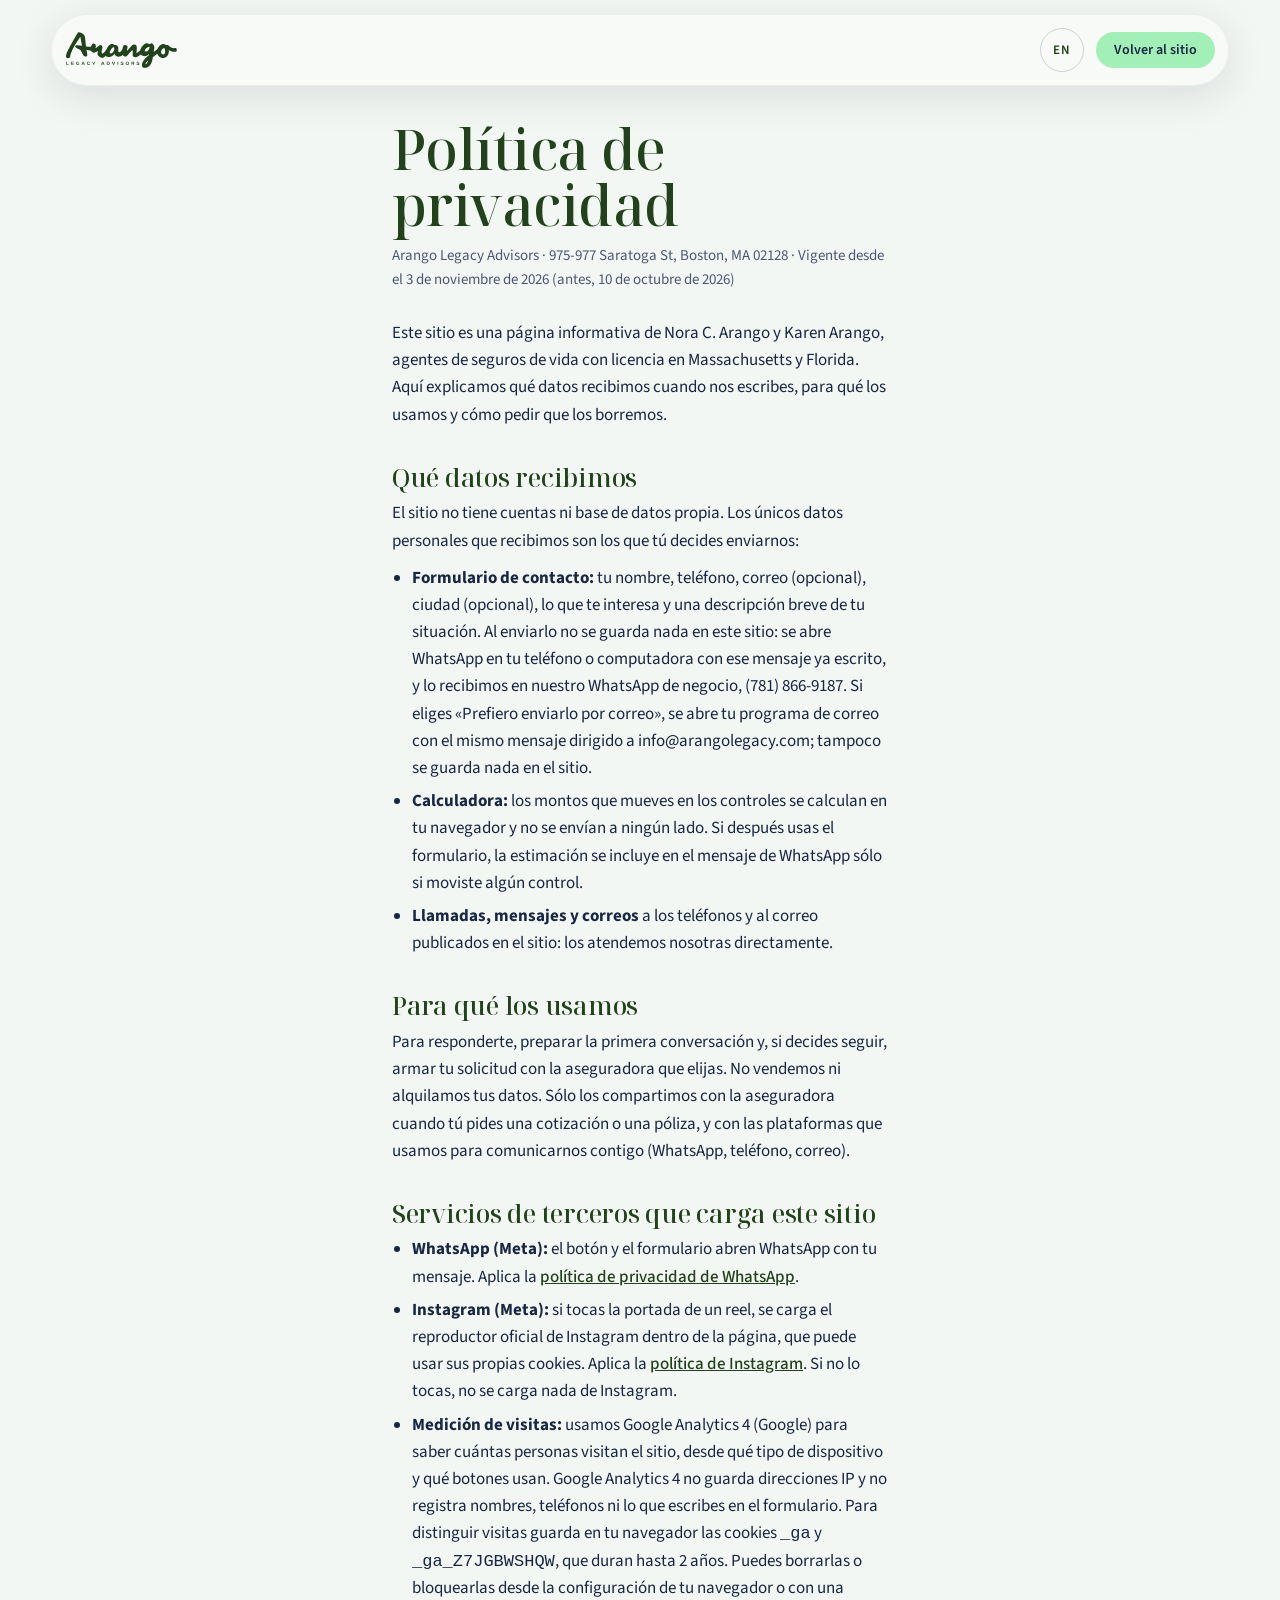
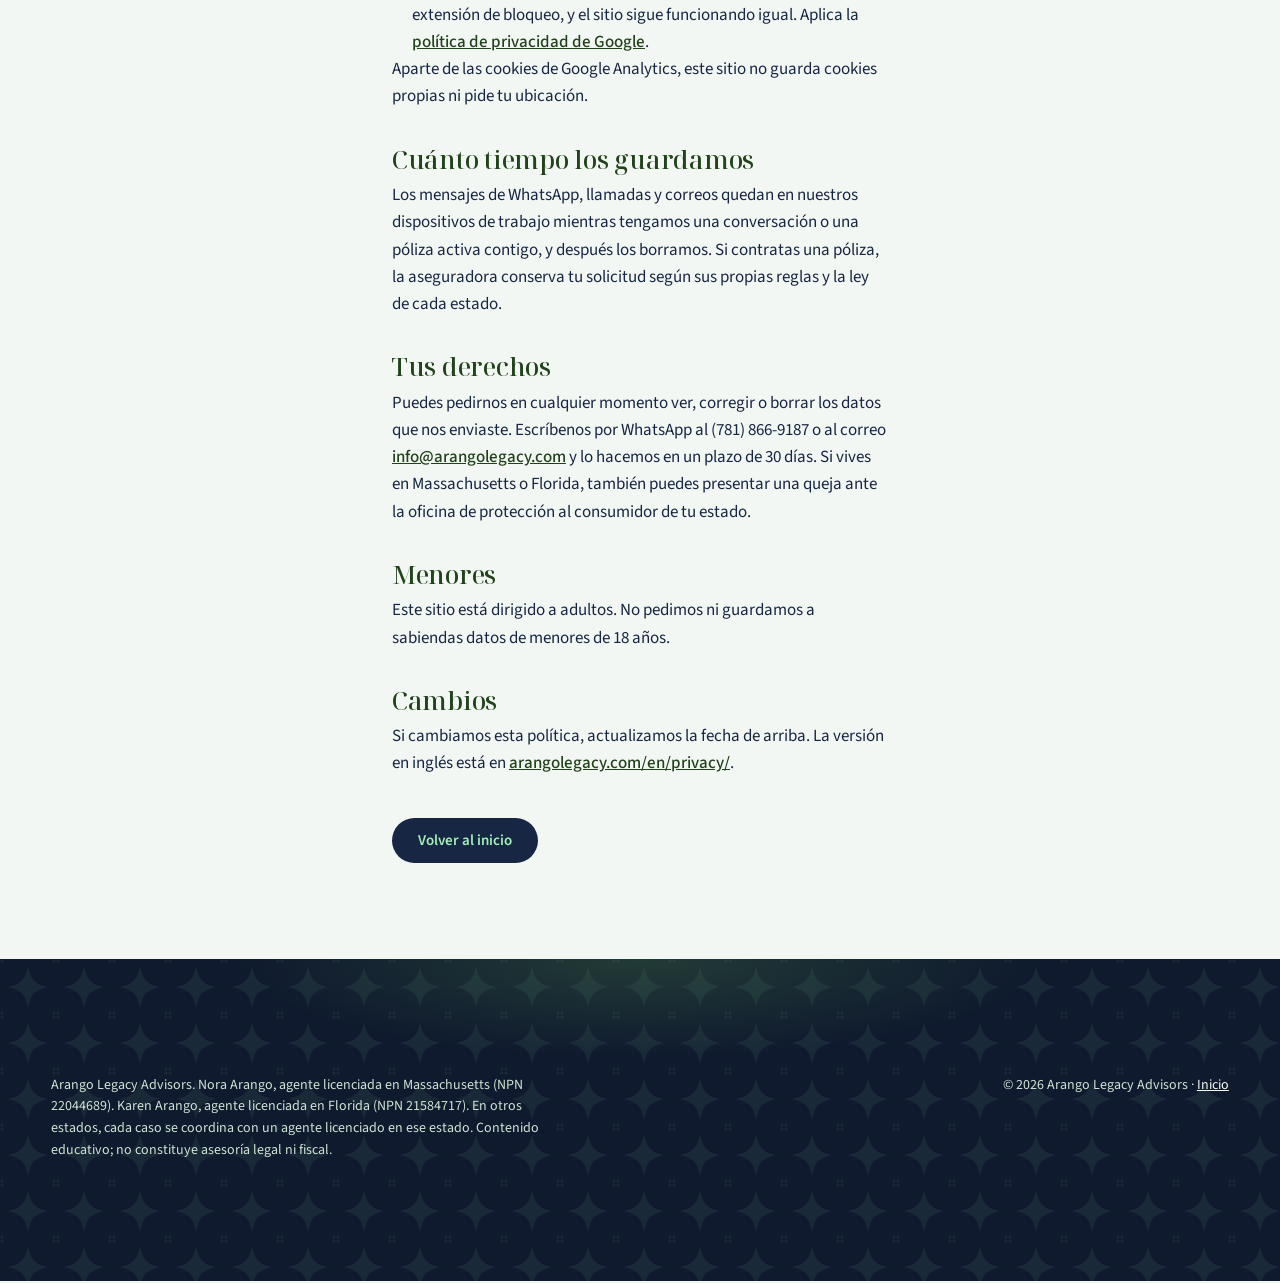
<file: privacidad/index.html>
<!DOCTYPE html>
<html lang="es">
<head>
<meta charset="utf-8">
<meta name="viewport" content="width=device-width, initial-scale=1">
<title>Política de privacidad | Arango Legacy Advisors</title>
<meta name="description" content="Qué datos recibe Arango Legacy Advisors cuando nos escribes, para qué los usamos y cómo pedir que los borremos.">
<link rel="canonical" href="https://arangolegacy.com/privacidad/">
<link rel="alternate" hreflang="es" href="https://arangolegacy.com/privacidad/">
<link rel="alternate" hreflang="en" href="https://arangolegacy.com/en/privacy/">
<link rel="alternate" hreflang="x-default" href="https://arangolegacy.com/privacidad/">
<meta property="og:type" content="website">
<meta property="og:site_name" content="Arango Legacy Advisors">
<meta property="og:title" content="Política de privacidad | Arango Legacy Advisors">
<meta property="og:description" content="Qué datos recibe Arango Legacy Advisors cuando nos escribes, para qué los usamos y cómo pedir que los borremos.">
<meta property="og:url" content="https://arangolegacy.com/privacidad/">
<meta property="og:image" content="https://arangolegacy.com/assets/img/og-card.jpg">
<meta property="og:image:width" content="1200">
<meta property="og:image:height" content="630">
<meta name="twitter:card" content="summary_large_image">
<meta name="twitter:title" content="Política de privacidad | Arango Legacy Advisors">
<meta name="twitter:description" content="Qué datos recibe Arango Legacy Advisors cuando nos escribes, para qué los usamos y cómo pedir que los borremos.">
<meta name="twitter:image" content="https://arangolegacy.com/assets/img/og-card.jpg">
<meta property="og:image:alt" content="Arango Legacy Advisors, seguros de vida en español">
<meta name="theme-color" content="#21421b">
<link rel="icon" href="../assets/img/brand/monograma-verde.svg" type="image/svg+xml">
<link rel="stylesheet" href="../assets/vendor/fonts.css">
<link rel="stylesheet" href="../site.css">
<style>
.legal{padding:calc(var(--nav-h) + 48px) 0 96px;background:var(--c-paper)}
.legal__wrap{max-width:62ch;margin:0 auto}
.legal h1{font-size:clamp(34px,4.6vw,56px);color:var(--c-forest);margin-bottom:12px}
.legal h2{font-size:clamp(22px,2vw,28px);color:var(--c-forest);margin:36px 0 10px}
.legal p,.legal li{color:var(--fg);line-height:1.6}
.legal p+p{margin-top:12px}
.legal ul{margin:10px 0 0 20px;list-style:disc}
.legal li+li{margin-top:6px}
.legal .legal__meta{color:var(--fg-muted);font-size:15px;margin-bottom:28px}
.legal a:not(.btn){color:var(--c-moss);font-weight:500}
.legal__back{display:inline-block;margin-top:40px}
</style>
</head>
<body>
<a class="skip" href="#contenido">Ir al contenido</a>
<header class="nav" id="nav">
  <div class="nav__pill">
    <a class="nav__brand" href="../" aria-label="Arango Legacy Advisors, inicio">
      <img class="nav__logo" src="../assets/img/brand/firma-verde.svg" alt="" width="901" height="291">
    </a>
    <div class="nav__ctas">
      <a class="nav__lang" href="../en/privacy/" hreflang="en" lang="en">EN</a>
      <a class="btn btn--mint btn--sm" href="../#contacto">Volver al sitio</a>
    </div>
  </div>
</header>
<main id="contenido" class="legal">
  <div class="container legal__wrap">
    <h1>Política de privacidad</h1>
    <p class="legal__meta">Arango Legacy Advisors · 975-977 Saratoga St, Boston, MA 02128 · Vigente desde el 3 de noviembre de 2026 (antes, 10 de octubre de 2026)</p>
    <p>Este sitio es una página informativa de Nora C. Arango y Karen Arango, agentes de seguros de vida con licencia en Massachusetts y Florida. Aquí explicamos qué datos recibimos cuando nos escribes, para qué los usamos y cómo pedir que los borremos.</p>

    <h2>Qué datos recibimos</h2>
    <p>El sitio no tiene cuentas ni base de datos propia. Los únicos datos personales que recibimos son los que tú decides enviarnos:</p>
    <ul>
      <li><strong>Formulario de contacto:</strong> tu nombre, teléfono, correo (opcional), ciudad (opcional), lo que te interesa y una descripción breve de tu situación. Al enviarlo no se guarda nada en este sitio: se abre WhatsApp en tu teléfono o computadora con ese mensaje ya escrito, y lo recibimos en nuestro WhatsApp de negocio, (781) 866-9187. Si eliges «Prefiero enviarlo por correo», se abre tu programa de correo con el mismo mensaje dirigido a info@arangolegacy.com; tampoco se guarda nada en el sitio.</li>
      <li><strong>Calculadora:</strong> los montos que mueves en los controles se calculan en tu navegador y no se envían a ningún lado. Si después usas el formulario, la estimación se incluye en el mensaje de WhatsApp sólo si moviste algún control.</li>
      <li><strong>Llamadas, mensajes y correos</strong> a los teléfonos y al correo publicados en el sitio: los atendemos nosotras directamente.</li>
    </ul>

    <h2>Para qué los usamos</h2>
    <p>Para responderte, preparar la primera conversación y, si decides seguir, armar tu solicitud con la aseguradora que elijas. No vendemos ni alquilamos tus datos. Sólo los compartimos con la aseguradora cuando tú pides una cotización o una póliza, y con las plataformas que usamos para comunicarnos contigo (WhatsApp, teléfono, correo).</p>

    <h2>Servicios de terceros que carga este sitio</h2>
    <ul>
      <li><strong>WhatsApp (Meta):</strong> el botón y el formulario abren WhatsApp con tu mensaje. Aplica la <a href="https://www.whatsapp.com/legal/privacy-policy" rel="noopener" target="_blank">política de privacidad de WhatsApp</a>.</li>
      <li><strong>Instagram (Meta):</strong> si tocas la portada de un reel, se carga el reproductor oficial de Instagram dentro de la página, que puede usar sus propias cookies. Aplica la <a href="https://privacycenter.instagram.com/policy" rel="noopener" target="_blank">política de Instagram</a>. Si no lo tocas, no se carga nada de Instagram.</li>
      <li><strong>Medición de visitas:</strong> usamos Google Analytics 4 (Google) para saber cuántas personas visitan el sitio, desde qué tipo de dispositivo y qué botones usan. Google Analytics 4 no guarda direcciones IP y no registra nombres, teléfonos ni lo que escribes en el formulario. Para distinguir visitas guarda en tu navegador las cookies <code>_ga</code> y <code>_ga_Z7JGBWSHQW</code>, que duran hasta 2 años. Puedes borrarlas o bloquearlas desde la configuración de tu navegador o con una extensión de bloqueo, y el sitio sigue funcionando igual. Aplica la <a href="https://policies.google.com/privacy" rel="noopener" target="_blank">política de privacidad de Google</a>.</li>
    </ul>
    <p>Aparte de las cookies de Google Analytics, este sitio no guarda cookies propias ni pide tu ubicación.</p>

    <h2>Cuánto tiempo los guardamos</h2>
    <p>Los mensajes de WhatsApp, llamadas y correos quedan en nuestros dispositivos de trabajo mientras tengamos una conversación o una póliza activa contigo, y después los borramos. Si contratas una póliza, la aseguradora conserva tu solicitud según sus propias reglas y la ley de cada estado.</p>

    <h2>Tus derechos</h2>
    <p>Puedes pedirnos en cualquier momento ver, corregir o borrar los datos que nos enviaste. Escríbenos por WhatsApp al (781) 866-9187 o al correo <a href="mailto:info@arangolegacy.com">info@arangolegacy.com</a> y lo hacemos en un plazo de 30 días. Si vives en Massachusetts o Florida, también puedes presentar una queja ante la oficina de protección al consumidor de tu estado.</p>

    <h2>Menores</h2>
    <p>Este sitio está dirigido a adultos. No pedimos ni guardamos a sabiendas datos de menores de 18 años.</p>

    <h2>Cambios</h2>
    <p>Si cambiamos esta política, actualizamos la fecha de arriba. La versión en inglés está en <a href="../en/privacy/">arangolegacy.com/en/privacy/</a>.</p>

    <a class="btn btn--gold legal__back" href="../">Volver al inicio</a>
  </div>
</main>
<footer class="footer">
  <div class="container footer__legal">
    <p>Arango Legacy Advisors. Nora Arango, agente licenciada en Massachusetts (NPN 22044689). Karen Arango, agente licenciada en Florida (NPN 21584717). En otros estados, cada caso se coordina con un agente licenciado en ese estado. Contenido educativo; no constituye asesoría legal ni fiscal.</p>
    <p>© 2026 Arango Legacy Advisors · <a href="../">Inicio</a></p>
  </div>
</footer>
</body>
</html>
</file>
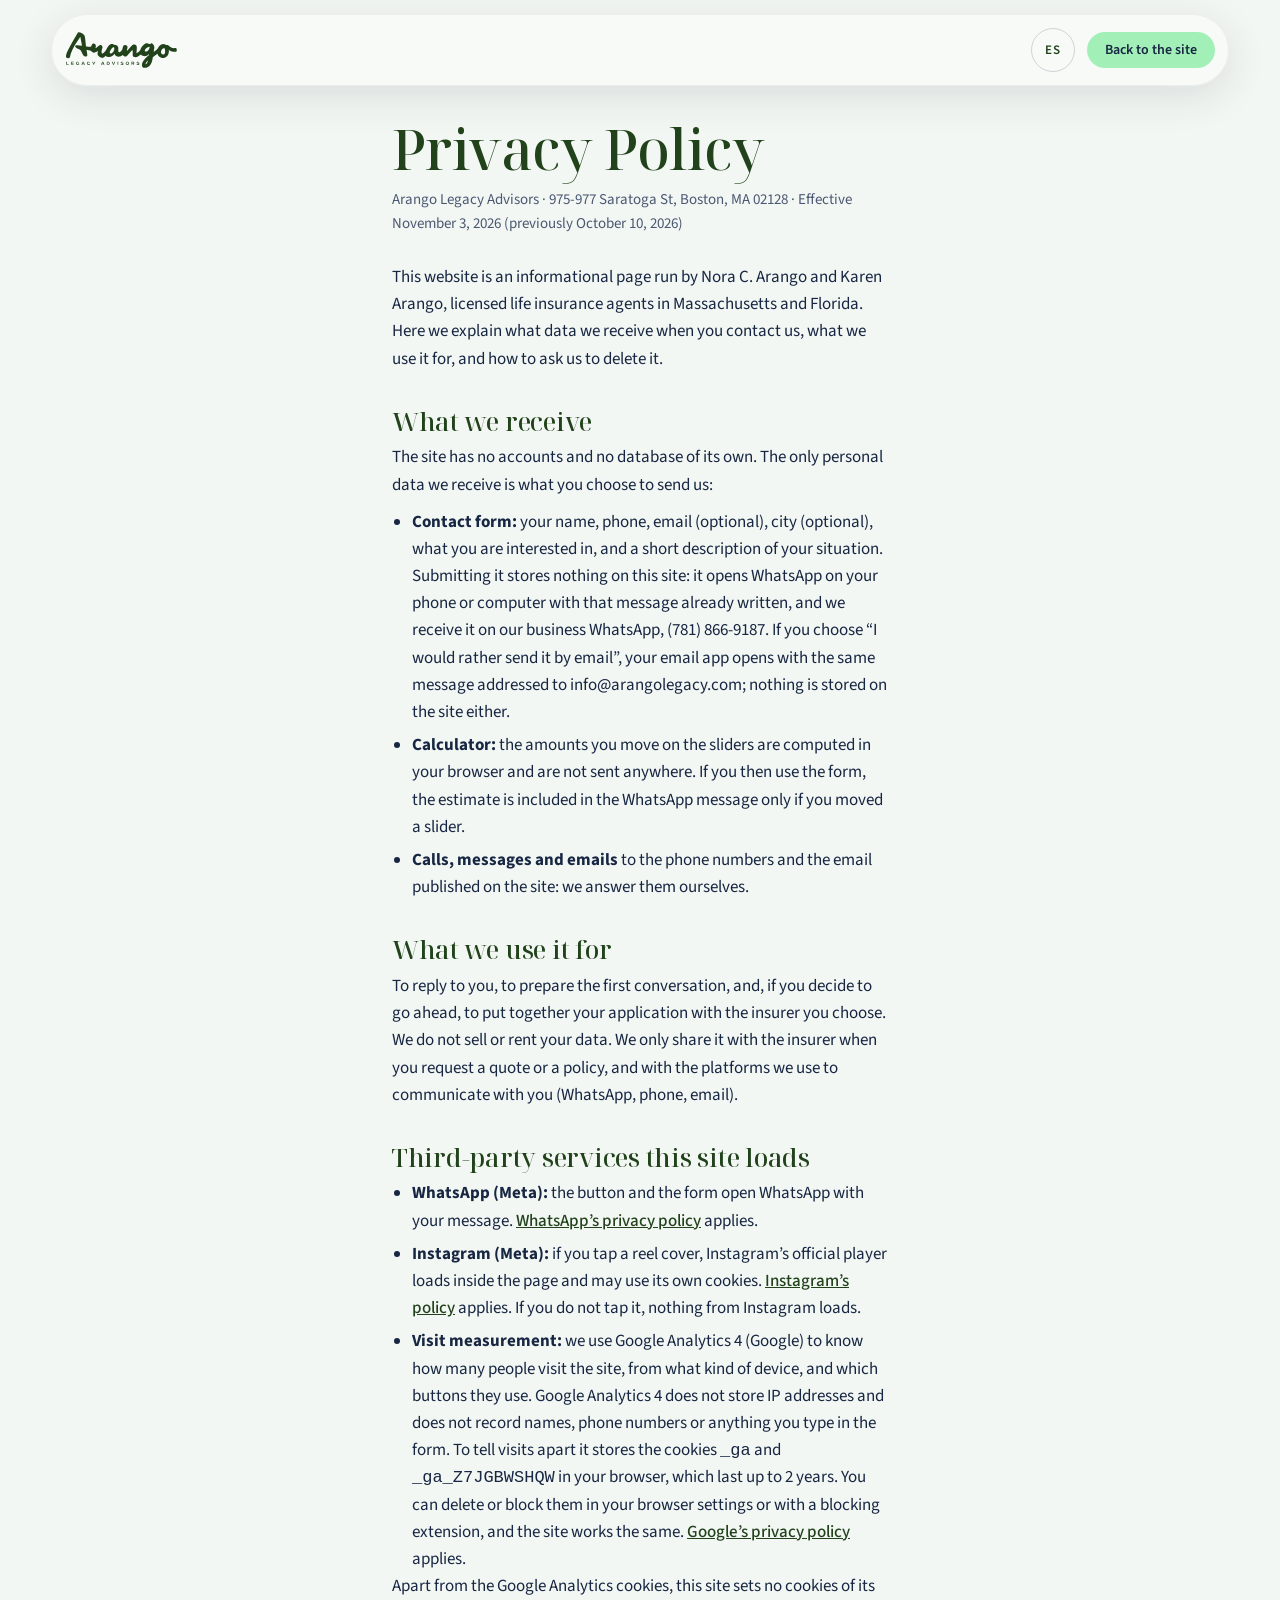
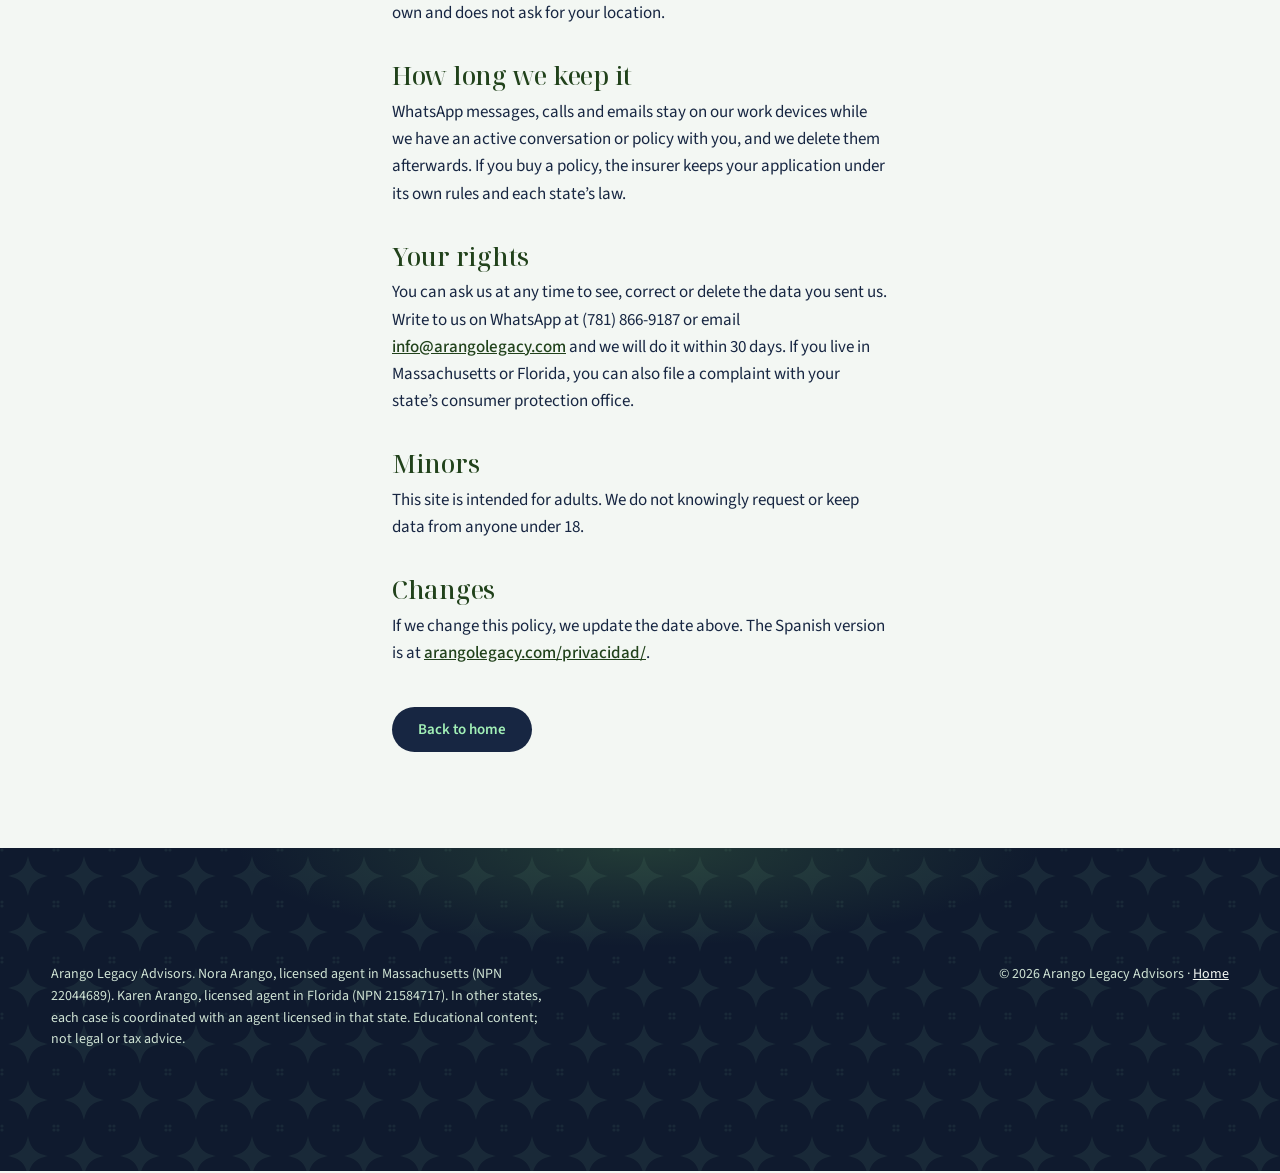
<file: en/privacy/index.html>
<!DOCTYPE html>
<html lang="en">
<head>
<meta charset="utf-8">
<meta name="viewport" content="width=device-width, initial-scale=1">
<title>Privacy Policy | Arango Legacy Advisors</title>
<meta name="description" content="What data Arango Legacy Advisors receives when you contact us, what we use it for, and how to ask us to delete it.">
<link rel="canonical" href="https://arangolegacy.com/en/privacy/">
<link rel="alternate" hreflang="es" href="https://arangolegacy.com/privacidad/">
<link rel="alternate" hreflang="en" href="https://arangolegacy.com/en/privacy/">
<link rel="alternate" hreflang="x-default" href="https://arangolegacy.com/privacidad/">
<meta property="og:type" content="website">
<meta property="og:site_name" content="Arango Legacy Advisors">
<meta property="og:title" content="Privacy Policy | Arango Legacy Advisors">
<meta property="og:description" content="What data Arango Legacy Advisors receives when you contact us, what we use it for, and how to ask us to delete it.">
<meta property="og:url" content="https://arangolegacy.com/en/privacy/">
<meta property="og:image" content="https://arangolegacy.com/assets/img/og-card.jpg">
<meta property="og:image:width" content="1200">
<meta property="og:image:height" content="630">
<meta name="twitter:card" content="summary_large_image">
<meta name="twitter:title" content="Privacy Policy | Arango Legacy Advisors">
<meta name="twitter:description" content="What data Arango Legacy Advisors receives when you contact us, what we use it for, and how to ask us to delete it.">
<meta name="twitter:image" content="https://arangolegacy.com/assets/img/og-card.jpg">
<meta property="og:image:alt" content="Arango Legacy Advisors, life insurance in Spanish and English">
<meta name="theme-color" content="#21421b">
<link rel="icon" href="../../assets/img/brand/monograma-verde.svg" type="image/svg+xml">
<link rel="stylesheet" href="../../assets/vendor/fonts.css">
<link rel="stylesheet" href="../../site.css">
<style>
.legal{padding:calc(var(--nav-h) + 48px) 0 96px;background:var(--c-paper)}
.legal__wrap{max-width:62ch;margin:0 auto}
.legal h1{font-size:clamp(34px,4.6vw,56px);color:var(--c-forest);margin-bottom:12px}
.legal h2{font-size:clamp(22px,2vw,28px);color:var(--c-forest);margin:36px 0 10px}
.legal p,.legal li{color:var(--fg);line-height:1.6}
.legal p+p{margin-top:12px}
.legal ul{margin:10px 0 0 20px;list-style:disc}
.legal li+li{margin-top:6px}
.legal .legal__meta{color:var(--fg-muted);font-size:15px;margin-bottom:28px}
.legal a:not(.btn){color:var(--c-moss);font-weight:500}
.legal__back{display:inline-block;margin-top:40px}
</style>
</head>
<body>
<a class="skip" href="#contenido">Skip to content</a>
<header class="nav" id="nav">
  <div class="nav__pill">
    <a class="nav__brand" href="../" aria-label="Arango Legacy Advisors, home">
      <img class="nav__logo" src="../../assets/img/brand/firma-verde.svg" alt="" width="901" height="291">
    </a>
    <div class="nav__ctas">
      <a class="nav__lang" href="../../privacidad/" hreflang="es" lang="es">ES</a>
      <a class="btn btn--mint btn--sm" href="../#contacto">Back to the site</a>
    </div>
  </div>
</header>
<main id="contenido" class="legal">
  <div class="container legal__wrap">
    <h1>Privacy Policy</h1>
    <p class="legal__meta">Arango Legacy Advisors · 975-977 Saratoga St, Boston, MA 02128 · Effective November 3, 2026 (previously October 10, 2026)</p>
    <p>This website is an informational page run by Nora C. Arango and Karen Arango, licensed life insurance agents in Massachusetts and Florida. Here we explain what data we receive when you contact us, what we use it for, and how to ask us to delete it.</p>

    <h2>What we receive</h2>
    <p>The site has no accounts and no database of its own. The only personal data we receive is what you choose to send us:</p>
    <ul>
      <li><strong>Contact form:</strong> your name, phone, email (optional), city (optional), what you are interested in, and a short description of your situation. Submitting it stores nothing on this site: it opens WhatsApp on your phone or computer with that message already written, and we receive it on our business WhatsApp, (781) 866-9187. If you choose “I would rather send it by email”, your email app opens with the same message addressed to info@arangolegacy.com; nothing is stored on the site either.</li>
      <li><strong>Calculator:</strong> the amounts you move on the sliders are computed in your browser and are not sent anywhere. If you then use the form, the estimate is included in the WhatsApp message only if you moved a slider.</li>
      <li><strong>Calls, messages and emails</strong> to the phone numbers and the email published on the site: we answer them ourselves.</li>
    </ul>

    <h2>What we use it for</h2>
    <p>To reply to you, to prepare the first conversation, and, if you decide to go ahead, to put together your application with the insurer you choose. We do not sell or rent your data. We only share it with the insurer when you request a quote or a policy, and with the platforms we use to communicate with you (WhatsApp, phone, email).</p>

    <h2>Third-party services this site loads</h2>
    <ul>
      <li><strong>WhatsApp (Meta):</strong> the button and the form open WhatsApp with your message. <a href="https://www.whatsapp.com/legal/privacy-policy" rel="noopener" target="_blank">WhatsApp’s privacy policy</a> applies.</li>
      <li><strong>Instagram (Meta):</strong> if you tap a reel cover, Instagram’s official player loads inside the page and may use its own cookies. <a href="https://privacycenter.instagram.com/policy" rel="noopener" target="_blank">Instagram’s policy</a> applies. If you do not tap it, nothing from Instagram loads.</li>
      <li><strong>Visit measurement:</strong> we use Google Analytics 4 (Google) to know how many people visit the site, from what kind of device, and which buttons they use. Google Analytics 4 does not store IP addresses and does not record names, phone numbers or anything you type in the form. To tell visits apart it stores the cookies <code>_ga</code> and <code>_ga_Z7JGBWSHQW</code> in your browser, which last up to 2 years. You can delete or block them in your browser settings or with a blocking extension, and the site works the same. <a href="https://policies.google.com/privacy" rel="noopener" target="_blank">Google’s privacy policy</a> applies.</li>
    </ul>
    <p>Apart from the Google Analytics cookies, this site sets no cookies of its own and does not ask for your location.</p>

    <h2>How long we keep it</h2>
    <p>WhatsApp messages, calls and emails stay on our work devices while we have an active conversation or policy with you, and we delete them afterwards. If you buy a policy, the insurer keeps your application under its own rules and each state’s law.</p>

    <h2>Your rights</h2>
    <p>You can ask us at any time to see, correct or delete the data you sent us. Write to us on WhatsApp at (781) 866-9187 or email <a href="mailto:info@arangolegacy.com">info@arangolegacy.com</a> and we will do it within 30 days. If you live in Massachusetts or Florida, you can also file a complaint with your state’s consumer protection office.</p>

    <h2>Minors</h2>
    <p>This site is intended for adults. We do not knowingly request or keep data from anyone under 18.</p>

    <h2>Changes</h2>
    <p>If we change this policy, we update the date above. The Spanish version is at <a href="../../privacidad/">arangolegacy.com/privacidad/</a>.</p>

    <a class="btn btn--gold legal__back" href="../">Back to home</a>
  </div>
</main>
<footer class="footer">
  <div class="container footer__legal">
    <p>Arango Legacy Advisors. Nora Arango, licensed agent in Massachusetts (NPN 22044689). Karen Arango, licensed agent in Florida (NPN 21584717). In other states, each case is coordinated with an agent licensed in that state. Educational content; not legal or tax advice.</p>
    <p>© 2026 Arango Legacy Advisors · <a href="../">Home</a></p>
  </div>
</footer>
</body>
</html>
</file>
<file: assets/vendor/fonts.css>
@font-face {
  font-family: 'Noto Serif Display';
  font-style: normal;
  font-weight: 300 700;
  font-display: swap;
  src: url(../fonts/NotoSerifDisplay-var-normal-latin-ext.woff2) format('woff2');
  unicode-range: U+0100-02BA, U+02BD-02C5, U+02C7-02CC, U+02CE-02D7, U+02DD-02FF, U+0304, U+0308, U+0329, U+1D00-1DBF, U+1E00-1E9F, U+1EF2-1EFF, U+2020, U+20A0-20AB, U+20AD-20C0, U+2113, U+2C60-2C7F, U+A720-A7FF;
}

@font-face {
  font-family: 'Noto Serif Display';
  font-style: normal;
  font-weight: 300 700;
  font-display: swap;
  src: url(../fonts/NotoSerifDisplay-var-normal-latin.woff2) format('woff2');
  unicode-range: U+0000-00FF, U+0131, U+0152-0153, U+02BB-02BC, U+02C6, U+02DA, U+02DC, U+0304, U+0308, U+0329, U+2000-206F, U+20AC, U+2122, U+2191, U+2193, U+2212, U+2215, U+FEFF, U+FFFD;
}

@font-face {
  font-family: 'Noto Serif Display';
  font-style: italic;
  font-weight: 300 700;
  font-display: swap;
  src: url(../fonts/NotoSerifDisplay-var-italic-latin-ext.woff2) format('woff2');
  unicode-range: U+0100-02BA, U+02BD-02C5, U+02C7-02CC, U+02CE-02D7, U+02DD-02FF, U+0304, U+0308, U+0329, U+1D00-1DBF, U+1E00-1E9F, U+1EF2-1EFF, U+2020, U+20A0-20AB, U+20AD-20C0, U+2113, U+2C60-2C7F, U+A720-A7FF;
}

@font-face {
  font-family: 'Noto Serif Display';
  font-style: italic;
  font-weight: 300 700;
  font-display: swap;
  src: url(../fonts/NotoSerifDisplay-var-italic-latin.woff2) format('woff2');
  unicode-range: U+0000-00FF, U+0131, U+0152-0153, U+02BB-02BC, U+02C6, U+02DA, U+02DC, U+0304, U+0308, U+0329, U+2000-206F, U+20AC, U+2122, U+2191, U+2193, U+2212, U+2215, U+FEFF, U+FFFD;
}

@font-face {
  font-family: 'Source Sans 3';
  font-style: normal;
  font-weight: 300 700;
  font-display: swap;
  src: url(../fonts/SourceSans3-var-latin-ext.woff2) format('woff2');
  unicode-range: U+0100-02BA, U+02BD-02C5, U+02C7-02CC, U+02CE-02D7, U+02DD-02FF, U+0304, U+0308, U+0329, U+1D00-1DBF, U+1E00-1E9F, U+1EF2-1EFF, U+2020, U+20A0-20AB, U+20AD-20C0, U+2113, U+2C60-2C7F, U+A720-A7FF;
}

@font-face {
  font-family: 'Source Sans 3';
  font-style: normal;
  font-weight: 300 700;
  font-display: swap;
  src: url(../fonts/SourceSans3-var-latin.woff2) format('woff2');
  unicode-range: U+0000-00FF, U+0131, U+0152-0153, U+02BB-02BC, U+02C6, U+02DA, U+02DC, U+0304, U+0308, U+0329, U+2000-206F, U+20AC, U+2122, U+2191, U+2193, U+2212, U+2215, U+FEFF, U+FFFD;
}
</file>
<file: site.css>
:root{
  
  --c-navy:#172642;       
  --c-root:#21421b;       
  --c-patri:#59994f;      
  --c-cercano:#a2f0b7;    
  --c-white:#fff;
  
  --c-paper:#f3f7f3;      
  --c-paper-2:#e2eee4;    
  --c-cream:#fff;         
  --c-mint:var(--c-cercano);
  --c-mint-2:#e3fbe9;     
  --c-sage:#93bd8d;       
  --c-leaf:var(--c-cercano);
  
  --c-ink:var(--c-navy);
  --c-forest:var(--c-root);
  --c-forest-2:var(--c-root);
  --c-moss:var(--c-root);
  --c-seal:var(--c-patri);
  --c-brown:var(--c-navy);
  --c-cinnamon:var(--c-patri);
  --c-sun:var(--c-cercano);
  --c-gold:var(--accent);
  --c-gold-2:var(--accent);
  --c-gold-soft:var(--accent-soft);
  
  --d0:#0f1a2e; --d1:#172642; --d2:#1e3052; --d3:#263a60;

  
  --bg:var(--c-paper);
  --bg-dark:var(--c-root);
  --fg:var(--c-navy);
  --fg-on-dark:var(--c-mint-2);
  --fg-muted:#4b5872;
  --fg-muted-dark:#cfe3d4;
  --accent:var(--c-patri);
  --accent-soft:#e3fbe9;
  --line:var(--accent);
  --hairline:rgba(23,38,66,.14);
  --hairline-dark:rgba(227,251,233,.18);
  
  --cta-bg:var(--c-navy); --cta-fg:var(--c-cercano); --cta-bg-h:var(--c-root);
  --focus:var(--c-navy);

  
  --ease-out-expo:cubic-bezier(.16,1,.3,1);
  --ease-out-quint:cubic-bezier(.22,1,.36,1);
  --ease-in-out-quart:cubic-bezier(.76,0,.24,1);
  --t-micro:.3s; --t-move:.7s; --t-reveal:1.2s;

  
  --f-display:"Noto Serif Display","Georgia",serif;
  --f-body:"Source Sans 3","Segoe UI",system-ui,sans-serif;
  --f-hand:"Noto Serif Display","Georgia",serif;

  --radius:22px; --radius-sm:12px; --radius-pill:999px;
  --gutter:clamp(16px,4vw,56px);
  --max:1360px;
  --nav-h:72px;
}

.hero,.statement,.stack,.ig,.carriers,.vida,.footer,.calc__big,.card--feature,.card--forest,.card--brown,.card--wood,.mobilebar,.tilt-card,.stack__card--sun{
  --accent:var(--c-cercano);--c-gold:var(--c-cercano);--c-gold-2:var(--c-cercano);--line:var(--c-cercano);
  --cta-bg:var(--c-cercano);--cta-fg:var(--c-navy);--cta-bg-h:#fff;--focus:var(--c-cercano)}
.about,.card--mint,.card--sand,.stack__card--mint,.stack__card--gold{--accent:var(--c-navy);--c-gold:var(--c-navy);--c-gold-2:var(--c-navy);--line:var(--c-navy);--focus:var(--c-navy)}
.card--paper,.stack__card--paper{--accent:var(--c-patri);--c-gold:var(--c-patri);--c-gold-2:var(--c-patri);--line:var(--c-patri);--cta-bg:var(--c-navy);--cta-fg:var(--c-cercano);--cta-bg-h:var(--c-root);--focus:var(--c-navy)}

*,*::before,*::after{box-sizing:border-box}
html{scroll-behavior:auto;-webkit-text-size-adjust:100%}
html.lenis,html.lenis body{height:auto}
.lenis.lenis-smooth{scroll-behavior:auto!important}
.lenis.lenis-smooth [data-lenis-prevent]{overscroll-behavior:contain}
.lenis.lenis-stopped{overflow:hidden}
body{
  margin:0;background:var(--bg);color:var(--fg);
  font-family:var(--f-body);font-size:clamp(17px,1.05vw,18.5px);line-height:1.55;
  -webkit-font-smoothing:antialiased;overflow-x:clip;
}
img,video,svg{display:block;max-width:100%}
img{height:auto}
a{color:inherit}
h1,h2,h3{font-family:var(--f-display);font-weight:500;line-height:1.0;margin:0;letter-spacing:-.01em}
h3{font-size:clamp(22px,2vw,30px);line-height:1.1}
p{margin:0}
ul,ol{margin:0;padding:0;list-style:none}
button{font:inherit;color:inherit;background:none;border:0;cursor:pointer}
.container{width:min(100% - 2*var(--gutter),var(--max));margin-inline:auto}
.sr-only{position:absolute;width:1px;height:1px;overflow:hidden;clip:rect(0 0 0 0);white-space:nowrap}
.skip{position:absolute;left:-999px;top:8px;z-index:100;background:var(--c-ink);color:#fff;padding:10px 14px;border-radius:8px}
.skip:focus{left:8px}
:focus-visible{outline:3px solid var(--focus);outline-offset:3px}

.eyebrow{font-family:var(--f-body);font-weight:600;font-size:13px;letter-spacing:.14em;text-transform:uppercase;color:var(--c-forest-2);margin-bottom:18px}
.eyebrow--light{color:var(--c-gold-soft)}
.eyebrow--mint{color:var(--c-leaf)}
em{font-style:italic}

.btn{
  display:inline-flex;align-items:center;justify-content:center;gap:8px;
  padding:15px 26px;border-radius:var(--radius-pill);
  font-weight:600;font-size:15px;line-height:1;text-decoration:none;white-space:nowrap;
  transition:transform var(--t-micro) var(--ease-out-quint),background-color var(--t-micro) var(--ease-out-quint),color var(--t-micro) var(--ease-out-quint);
}
.btn:hover{transform:translateY(-2px)}
.btn:active{transform:translateY(0)}
.btn--gold{background:var(--cta-bg);color:var(--cta-fg)}
.btn--gold:hover{background:var(--cta-bg-h)}
.btn--ink{background:var(--c-ink);color:var(--c-mint-2)}
.btn--ink:hover{background:var(--c-forest)}
.btn--mint{background:var(--c-mint);color:var(--c-ink)}
.btn--mint:hover{background:var(--c-white)}
.btn--ghost{background:rgba(243,247,243,.12);color:var(--c-paper);border:1px solid rgba(243,247,243,.5);backdrop-filter:blur(6px)}
.btn--ghost:hover{background:rgba(243,247,243,.22)}
.btn--sm{padding:11px 18px;font-size:14px}
.btn--xl{padding:20px 32px;font-size:17px;width:100%}
.btn--card{width:100%;margin-top:auto}

.nav{position:fixed;inset:14px 0 auto;z-index:50;display:flex;justify-content:center;padding:0 var(--gutter);pointer-events:none}
.nav__pill{
  pointer-events:auto;display:flex;align-items:center;gap:28px;
  width:min(100%,var(--max));height:var(--nav-h);padding:0 14px 0 14px;
  background:rgba(248,251,248,.86);backdrop-filter:blur(14px);-webkit-backdrop-filter:blur(14px);
  border-radius:var(--radius-pill);box-shadow:0 10px 40px rgba(23,38,66,.12),inset 0 0 0 1px rgba(23,38,66,.06);
  transition:transform var(--t-move) var(--ease-out-expo),background-color var(--t-move) var(--ease-out-expo);
}
.nav.is-hidden .nav__pill{transform:translateY(-120%)}
.nav__brand{display:flex;align-items:center;gap:12px;text-decoration:none;margin-right:auto;min-height:44px}
.nav__seal{width:40px;height:40px;border-radius:50%}
.nav__logo{height:36px;width:auto;display:block}
.footer__logo{height:44px;width:auto;display:block;margin-bottom:18px}
.nav__word{font-family:var(--f-display);font-size:19px;font-weight:600;line-height:1;letter-spacing:-.01em;color:var(--c-forest)}
.nav__word span{display:block;font-family:var(--f-body);font-size:10.5px;font-weight:600;letter-spacing:.16em;text-transform:uppercase;color:var(--c-moss);margin-top:3px}
.nav__links{display:flex;gap:26px}
.nav__links a{text-decoration:none;font-weight:500;font-size:15px;color:var(--c-ink);position:relative}
.nav__links a::after{content:"";position:absolute;left:0;right:0;bottom:-6px;height:2px;background:var(--c-gold);transform:scaleX(0);transform-origin:left;transition:transform var(--t-micro) var(--ease-out-quint)}
.nav__links a:hover::after,.nav__links a.is-active::after{transform:scaleX(1)}
.nav__links a.is-active{color:var(--c-forest)}
.nav__ctas{display:flex;gap:8px;align-items:center}
.nav__lang{font-size:13px;font-weight:600;letter-spacing:.08em;text-decoration:none;color:var(--c-moss);display:inline-flex;align-items:center;justify-content:center;min-height:44px;min-width:44px;padding:0 12px;border-radius:var(--radius-pill);border:1px solid rgba(23,38,66,.18);margin-right:4px;transition:background-color var(--t-micro) var(--ease-out-quint)}
.nav__lang:hover{background:var(--c-mint)}

.line{position:absolute;inset:0;width:100%;height:100%;pointer-events:none;overflow:visible}
.line__path{fill:none;stroke:var(--line);stroke-width:4;stroke-linecap:round;vector-effect:non-scaling-stroke}
.line--faint .line__path{opacity:.35;stroke-width:3}
.line--forest .line__path{stroke:var(--c-sage);opacity:.45}

.hero{position:relative;min-height:100svh;display:grid;grid-template-rows:1fr auto;isolation:isolate;overflow:hidden;background:var(--d1);color:var(--c-paper)}
.hero__bg{position:absolute;inset:0;z-index:0}
.hero__video{width:100%;height:100%;object-fit:cover;object-position:center 40%}
.hero__veil{position:absolute;inset:0;z-index:1;background:linear-gradient(180deg,rgba(23,38,66,.5) 0%,rgba(23,38,66,.58) 55%,rgba(23,38,66,.82) 100%)}
.hero__line{position:relative;inset:auto;z-index:2;display:block;width:100vw;max-width:none;margin:14px 0 0 calc(50% - 50vw);height:clamp(54px,7.5vw,104px)}
.hero__pause{position:absolute;right:var(--gutter);top:calc(var(--nav-h) + 22px);z-index:4;font-size:12.5px;font-weight:600;letter-spacing:.08em;text-transform:uppercase;color:var(--c-paper);background:rgba(23,38,66,.55);border:1px solid rgba(244,236,223,.35);min-height:44px;padding:10px 14px;border-radius:var(--radius-pill);cursor:pointer}
.hero__pause:hover{background:rgba(23,38,66,.75)}
.hero__content{position:relative;z-index:3;padding-top:calc(var(--nav-h) + 12vh);padding-bottom:9vh;max-width:min(100% - 2*var(--gutter),1100px)}
.hero__title{font-size:clamp(42px,7.4vw,112px);max-width:12ch;color:var(--c-paper);text-wrap:balance}
html[lang=en] .hero__title{font-size:clamp(38px,6.2vw,92px);max-width:14ch}
.hero__sub{max-width:46ch;font-size:clamp(17px,1.3vw,21px);margin-top:28px;color:rgba(243,247,243,.92)}
.hero__ctas{display:flex;flex-wrap:wrap;gap:12px;margin-top:36px}
.hero__bottom{position:relative;z-index:3;display:flex;gap:28px;flex-wrap:wrap;padding:0 var(--gutter) 28px;font-size:12.5px;font-weight:600;letter-spacing:.14em;text-transform:uppercase;color:var(--c-gold-soft)}
.hero__bottom span+span::before{content:"·";margin-right:28px;color:var(--c-gold)}

.carriers{padding:56px 0 48px;background:var(--c-paper);border-bottom:1px solid var(--hairline)}
.carriers__title{text-align:center;font-family:var(--f-display);font-size:clamp(20px,2vw,28px);color:var(--c-forest);max-width:34ch;margin:0 auto 34px;text-wrap:balance}
.marquee{overflow:hidden;-webkit-mask-image:linear-gradient(90deg,transparent,#000 12%,#000 88%,transparent);mask-image:linear-gradient(90deg,transparent,#000 12%,#000 88%,transparent)}
.marquee__track{display:flex;width:max-content;gap:0;animation:marquee 46s linear infinite;animation-play-state:paused}
.marquee.is-visible .marquee__track{animation-play-state:running}
.marquee--carriers .marquee__track span{padding:0 34px;font-family:var(--f-display);font-size:clamp(22px,2.4vw,34px);color:var(--c-moss);white-space:nowrap;opacity:.9}
.marquee--label .marquee__track{animation-duration:38s}
.marquee--label .marquee__track span{padding:0 26px;font-size:13px;font-weight:600;letter-spacing:.14em;text-transform:uppercase;color:var(--c-leaf);white-space:nowrap}
.marquee--label .marquee__track span::after{content:"·";margin-left:52px;color:var(--c-gold)}
@keyframes marquee{to{transform:translateX(-50%)}}

.statement{position:relative;padding:120px 0 64px;background:var(--bg-dark);color:var(--fg-on-dark);overflow:hidden;isolation:isolate}
.statement::before{content:"";position:absolute;inset:0;background:radial-gradient(60% 50% at 80% 20%,rgba(89,153,79,.26),transparent 70%);pointer-events:none}
.statement__line{z-index:0}
.statement__grid{position:relative;z-index:1;display:grid;grid-template-columns:1.2fr .8fr;gap:clamp(32px,6vw,96px);align-items:center}
.statement__title{font-size:clamp(40px,5.8vw,88px);color:var(--c-sun);text-wrap:balance}
.statement__title em{color:var(--c-white)}
.statement__sub{margin:28px 0 34px;max-width:46ch;font-size:clamp(17px,1.25vw,20px);color:var(--fg-on-dark)}
.tilt-card{
  position:relative;background:var(--c-brown);color:var(--c-sun);border-radius:var(--radius);padding:14px 14px 26px;
  transform:rotate(-4deg);box-shadow:0 30px 60px rgba(0,0,0,.35);max-width:420px;justify-self:end;
}
.tilt-card img{width:100%;aspect-ratio:4/5;object-fit:cover;object-position:center 30%;border-radius:12px}
.tilt-card__body{padding:20px 10px 0}
.tilt-card__big{font-family:var(--f-display);font-size:clamp(22px,2vw,30px);line-height:1.05;color:var(--c-gold-soft)}
.tilt-card__big span{display:block;font-size:1.25em;color:var(--c-sun);margin-top:4px}
.tilt-card__small{margin-top:12px;font-size:13.5px;color:rgba(243,228,194,.8)}
.statement__label{position:relative;z-index:1;margin:80px 0 14px;text-align:center;font-family:var(--f-hand);font-size:clamp(22px,2.2vw,30px);color:var(--c-gold-2)}
.statement .marquee{position:relative;z-index:1}

.learn{position:relative;padding:120px 0 96px;background:var(--c-paper);overflow:hidden;isolation:isolate}
.learn__line{z-index:0}
.learn .container{position:relative;z-index:1}
.learn__title{font-size:clamp(34px,4.6vw,68px);max-width:18ch;text-wrap:balance;color:var(--c-forest)}
.tabs{display:grid;grid-template-columns:.9fr 1fr 1.1fr;gap:clamp(24px,4vw,64px);align-items:center;margin-top:56px}
.tabs__list{display:flex;flex-direction:column;border-top:1px solid var(--hairline)}
.tabs__tab{text-align:left;padding:18px 0;border-bottom:1px solid var(--hairline);font-family:var(--f-display);font-size:clamp(19px,1.5vw,24px);color:var(--fg-muted);position:relative;transition:color var(--t-micro) var(--ease-out-quint)}
.tabs__tab::after{content:"";position:absolute;left:0;bottom:-1px;height:2px;width:100%;background:var(--c-gold);transform:scaleX(0);transform-origin:left;transition:transform var(--t-move) var(--ease-out-expo)}
.tabs__tab.is-active{color:var(--c-forest)}
.tabs__tab.is-active::after{transform:scaleX(1)}
.tabs__media{position:relative;aspect-ratio:4/5;border-radius:var(--radius);overflow:hidden;background:var(--c-mint);box-shadow:0 30px 60px rgba(23,38,66,.18)}
.tabs__img{position:absolute;inset:0;width:100%;height:100%;object-fit:cover;opacity:0;transform:scale(1.04);transition:opacity var(--t-move) var(--ease-out-expo),transform var(--t-reveal) var(--ease-out-expo)}
.tabs__img.is-active{opacity:1;transform:scale(1)}
.tabs__kicker{font-size:13px;font-weight:600;letter-spacing:.14em;text-transform:uppercase;color:var(--c-moss);margin-bottom:14px}
.tabs__panel h3{font-size:clamp(28px,2.8vw,42px);color:var(--c-forest)}
.tabs__panel p+p,.tabs__panel h3+p{margin-top:18px;font-size:clamp(17px,1.2vw,19px);color:var(--fg)}
.facts{display:grid;grid-template-columns:repeat(3,1fr);gap:18px;margin-top:72px}
.facts__item{background:var(--c-mint-2);border:1px solid rgba(23,38,66,.15);border-radius:var(--radius);padding:26px 26px 28px}
.facts__item h3{font-size:22px;color:var(--c-forest);margin-bottom:10px}
.facts__item p{font-size:16.5px;color:var(--fg-muted)}

.services{padding:40px 0 120px;background:var(--c-paper)}
.services__title{font-size:clamp(34px,4.6vw,68px);max-width:16ch;color:var(--c-forest);margin-bottom:48px;text-wrap:balance}
.services__title em{color:var(--c-sage)}
.cards{display:grid;grid-template-columns:repeat(4,1fr);gap:16px}
.card{display:flex;flex-direction:column;gap:14px;min-height:400px;position:relative;padding:30px 28px 28px;border-radius:var(--radius)}
.card__n{font-size:13px;font-weight:600;letter-spacing:.14em;opacity:.7}
.card h3{font-size:clamp(26px,2.2vw,34px)}
.card p{font-size:16.5px;flex:0 0 auto}
.card--forest{background:var(--c-forest);color:var(--c-mint)}
.card--forest .btn--card{background:var(--c-mint);color:var(--c-ink)}
.card--brown{background:var(--c-brown);color:var(--c-sun)}
.card--brown .btn--card{background:var(--c-sun);color:var(--c-brown)}
.card--mint{background:var(--c-mint);color:var(--c-ink)}
.card--mint .btn--card{background:var(--c-ink);color:var(--c-mint)}
.card--paper{background:var(--c-cream);color:var(--c-ink);border:1px solid var(--hairline)}
.card--paper .btn--card{background:var(--cta-bg);color:var(--cta-fg)}

.stack{position:relative;background:var(--d2);color:var(--fg-on-dark)}
.stack__lead{padding:120px 0 40px;max-width:min(100% - 2*var(--gutter),1000px)}
.stack__title{font-size:clamp(32px,4.4vw,66px);color:var(--c-paper);text-wrap:balance}
.stack__sub{margin-top:22px;font-size:clamp(17px,1.25vw,20px);color:var(--fg-muted-dark)}
.stack__pin{position:relative}
.stack__bgwrap{position:absolute;inset:0;pointer-events:none}
.stack__bg{position:sticky;top:0;height:100vh;height:100svh;overflow:hidden;background:
  radial-gradient(70% 60% at 20% 30%,rgba(168,106,61,.22),transparent 70%),
  radial-gradient(50% 50% at 85% 80%,rgba(201,151,58,.14),transparent 70%),var(--d2)}
.stack__bg::after{content:"";position:absolute;inset:0;background-image:url("data:image/svg+xml,%3Csvg xmlns='http://www.w3.org/2000/svg' width='160' height='160'%3E%3Cfilter id='n'%3E%3CfeTurbulence type='fractalNoise' baseFrequency='.9' numOctaves='2' stitchTiles='stitch'/%3E%3C/filter%3E%3Crect width='100%25' height='100%25' filter='url(%23n)' opacity='.5'/%3E%3C/svg%3E");opacity:.06;mix-blend-mode:screen}
.stack__portrait{position:absolute;right:0;top:0;height:100%;width:46%;object-fit:cover;object-position:center 20%;transform:translateY(14%) scale(1.12);transform-origin:center bottom;opacity:.34;-webkit-mask-image:linear-gradient(90deg,transparent 0,#000 45%),linear-gradient(180deg,#000 70%,transparent);mask-image:linear-gradient(90deg,transparent 0,#000 45%);-webkit-mask-composite:source-in;mask-composite:intersect}
.stack__line .line__path{stroke-width:6}
.stack__line--mob{display:none}
.stack__line .line__path--bridge{stroke:var(--c-gold-2)}
.stack__cut,.stack__healed{position:absolute;left:83.7%;top:41%;transform:translate(-50%,-50%);font-family:var(--f-hand);font-size:clamp(26px,3vw,44px);white-space:nowrap}
.stack__cut{color:var(--c-paper);opacity:.85}
.stack__healed{color:var(--c-gold-2);opacity:0}
.stack__cards{position:relative;padding:8vh 0 26vh}
.stack__card{
  position:sticky;top:calc(11vh + var(--i,0)*2.4vh);
  width:min(100% - 2*var(--gutter),62%,860px);margin:0 0 10vh var(--gutter);min-height:60vh;
  padding:clamp(28px,4vw,56px);border-radius:var(--radius);
  display:flex;flex-direction:column;gap:18px;justify-content:center;
  box-shadow:0 -10px 50px rgba(0,0,0,.25);will-change:transform;
}
.stack__card:nth-child(1){--i:0}.stack__card:nth-child(2){--i:1}.stack__card:nth-child(3){--i:2}.stack__card:nth-child(4){--i:3}
.stack__q{font-size:13px;font-weight:600;letter-spacing:.14em;text-transform:uppercase;opacity:.9}
.stack__card h3{font-size:clamp(30px,4vw,60px);max-width:16ch;text-wrap:balance}
.stack__card p{font-size:clamp(18px,1.5vw,24px);max-width:36ch;line-height:1.4}
.stack__card .btn{align-self:flex-start;margin-top:10px}
.stack__card--paper{background:var(--c-cream);color:var(--c-ink)}
.stack__card--mint{background:var(--c-mint);color:var(--c-forest)}
.stack__card--sun{background:var(--c-navy);color:var(--c-cercano)}   
.stack__card--gold{background:var(--c-gold-soft);color:var(--c-ink)}

.calc{padding:120px 0;background:var(--c-paper)}
.calc__head{max-width:760px;margin:0 auto 48px;text-align:center}
.calc__title{font-size:clamp(36px,5vw,72px);color:var(--c-forest)}
.calc__sub{margin-top:20px;color:var(--fg-muted);font-size:clamp(16px,1.15vw,18px);max-width:54ch;margin-inline:auto}
.calc__grid{display:grid;grid-template-columns:1fr 1fr;gap:18px;background:var(--c-paper-2);border-radius:calc(var(--radius) + 8px);padding:18px}
.calc__inputs{background:var(--c-cream);border-radius:var(--radius);padding:30px 30px 18px;display:flex;flex-direction:column;gap:22px}
.range{display:block}
.range__label{display:flex;justify-content:space-between;align-items:baseline;gap:12px;font-size:15px;font-weight:500;margin-bottom:10px}
.range__label output{font-variant-numeric:tabular-nums;background:var(--c-forest);color:var(--c-mint);padding:5px 12px;border-radius:8px;font-weight:600;font-size:14px;min-width:82px;text-align:center}
input[type=range]{-webkit-appearance:none;appearance:none;width:100%;height:44px;margin:-14px 0;background:transparent;outline-offset:-2px;cursor:pointer}
input[type=range]::-webkit-slider-runnable-track{height:4px;border-radius:2px;background:linear-gradient(90deg,var(--c-forest) var(--p,30%),#cfe0d2 var(--p,30%))}
input[type=range]::-moz-range-track{height:4px;border-radius:2px;background:linear-gradient(90deg,var(--c-forest) var(--p,30%),#cfe0d2 var(--p,30%))}
input[type=range]::-webkit-slider-thumb{-webkit-appearance:none;width:22px;height:22px;margin-top:-9px;border-radius:50%;background:var(--c-forest);border:3px solid var(--c-cream);box-shadow:0 2px 8px rgba(23,38,66,.3);cursor:pointer}
input[type=range]::-moz-range-thumb{width:18px;height:18px;border-radius:50%;background:var(--c-forest);border:3px solid var(--c-cream);cursor:pointer}
.calc__result{display:flex;flex-direction:column;gap:18px;padding:12px}
.calc__big{background:var(--c-forest);color:var(--c-sun);border-radius:var(--radius);padding:38px 30px;text-align:center}
.calc__amount{display:block;font-family:var(--f-display);font-size:clamp(48px,5.6vw,84px);line-height:1;font-variant-numeric:tabular-nums;color:var(--c-sun)}
.calc__unit{display:block;margin-top:10px;font-size:15px;color:var(--c-mint)}
.calc__eq-title{font-size:13px;font-weight:600;letter-spacing:.14em;text-transform:uppercase;color:var(--c-moss)}
.calc__eq{display:grid;grid-template-columns:repeat(3,1fr);gap:10px}
.calc__eq li{background:var(--c-cream);border-radius:14px;padding:18px 16px;display:flex;flex-direction:column;gap:6px}
.calc__eq strong{font-family:var(--f-display);font-size:clamp(24px,2.2vw,34px);line-height:1;color:var(--c-forest);font-variant-numeric:tabular-nums}
.calc__eq span{font-size:13.5px;color:var(--fg-muted)}
.calc__ctas{display:grid;gap:10px}
.calc__cta{width:100%}
.calc__cta--wa{border-color:rgba(33,66,27,.35);color:var(--c-forest)}
.form__ok{color:var(--c-forest);font-weight:500;text-align:center;background:var(--c-mint-2);border:1px solid rgba(33,66,27,.18);border-radius:var(--radius-sm);padding:12px 14px}
.calc__note{font-size:13.5px;color:var(--fg-muted);text-align:center}

.about{padding:120px 0;background:var(--c-cercano)}
.about__grid{display:grid;grid-template-columns:1fr 1fr;gap:clamp(32px,6vw,96px);align-items:center}
.about__photos{position:relative;height:clamp(420px,46vw,640px)}
.about__photo{position:absolute;margin:0;width:62%;background:var(--c-cream);padding:12px 12px 40px;border-radius:16px;box-shadow:0 30px 60px rgba(23,38,66,.2)}
.about__photo img{width:100%;aspect-ratio:4/5;object-fit:cover;border-radius:8px}
.about__photo figcaption{position:absolute;left:0;right:0;bottom:10px;text-align:center;font-family:var(--f-hand);font-size:24px;color:var(--c-forest)}
.about__photo--a{left:0;top:8%;width:55%;transform:rotate(-5deg);z-index:1}
.about__photo--b{right:0;top:0;width:55%;transform:rotate(4deg);z-index:2}   
.about__photo--solo{left:6%;top:0;width:80%;transform:rotate(-2.5deg)}
.about__title{font-size:clamp(34px,4.4vw,64px);color:var(--c-forest);text-wrap:balance;margin-bottom:24px}
.about__text p{max-width:52ch}
.about__text p+p{margin-top:16px}
.about__entity{font-weight:500;color:var(--c-forest)}
.about__list{margin-top:26px;display:flex;flex-direction:column;gap:10px}
.about__list li{padding-left:26px;position:relative;font-weight:500}
.about__list li::before{content:"";position:absolute;left:0;top:.55em;width:14px;height:3px;border-radius:2px;background:var(--c-gold)}
.about__hand{margin-top:34px;font-family:var(--f-hand);font-size:clamp(26px,2.4vw,36px);color:var(--c-moss);line-height:1.15}

.ig{padding:120px 0;background:var(--bg-dark);color:var(--fg-on-dark)}
.ig__head{display:flex;justify-content:space-between;align-items:end;gap:24px;flex-wrap:wrap;margin-bottom:44px}
.ig__title{font-size:clamp(32px,4.2vw,60px);color:var(--c-paper);max-width:18ch;text-wrap:balance}
.ig__grid{display:grid;grid-template-columns:repeat(3,1fr);gap:18px}
.ig__poster{position:relative;display:block;aspect-ratio:4/5;border-radius:var(--radius);overflow:hidden;text-decoration:none;color:var(--c-paper);background:var(--d0)}
.ig__poster img{width:100%;height:100%;object-fit:cover;transition:transform var(--t-reveal) var(--ease-out-expo)}
.ig__poster:hover img{transform:scale(1.04)}
.ig__poster::after{content:"";position:absolute;inset:0;background:linear-gradient(180deg,transparent 50%,rgba(23,38,66,.85))}
.ig__play{position:absolute;left:50%;top:50%;width:64px;height:64px;margin:-32px 0 0 -32px;border-radius:50%;background:rgba(248,251,248,.9);z-index:1}
.ig__play::after{content:"";position:absolute;left:26px;top:20px;border-style:solid;border-width:12px 0 12px 20px;border-color:transparent transparent transparent var(--c-forest)}
.ig__cap{position:absolute;left:20px;right:20px;bottom:20px;z-index:1;font-family:var(--f-display);font-size:clamp(20px,1.6vw,26px);line-height:1.1}
.ig__embed{position:absolute;inset:0;width:100%;height:100%;border:0;background:#000;z-index:2}
video.ig__embed{object-fit:cover}
.ig__preview{position:absolute;inset:0;width:100%;height:100%;object-fit:cover;opacity:0;transition:opacity .35s;pointer-events:none}
.ig__poster.is-previewing .ig__preview{opacity:1}
.ig__poster.is-previewing .ig__play{opacity:.35}
button.ig__poster{width:100%;padding:0;border:0;font:inherit;text-align:left;cursor:pointer;appearance:none;-webkit-appearance:none}
button.ig__poster:focus-visible{outline:3px solid var(--focus);outline-offset:3px}

.faq{padding:120px 0;background:var(--c-paper)}
.faq__grid{display:grid;grid-template-columns:.8fr 1.2fr;gap:clamp(32px,6vw,96px);align-items:start}
.faq__intro{position:sticky;top:110px}
.faq__title{font-size:clamp(32px,4vw,56px);color:var(--c-forest);margin-bottom:18px;text-wrap:balance}
.qa{border-top:1px solid var(--hairline)}
.qa:last-child{border-bottom:1px solid var(--hairline)}
.qa summary{list-style:none;cursor:pointer;padding:22px 44px 22px 0;font-family:var(--f-display);font-size:clamp(20px,1.6vw,26px);color:var(--c-forest);position:relative}
.qa summary::-webkit-details-marker{display:none}
.qa summary::after{content:"";position:absolute;right:6px;top:50%;width:12px;height:12px;border-right:2px solid var(--c-gold);border-bottom:2px solid var(--c-gold);transform:translateY(-70%) rotate(45deg);transition:transform var(--t-micro) var(--ease-out-quint)}
.qa[open] summary::after{transform:translateY(-30%) rotate(225deg)}
.qa__a{padding:0 0 24px;max-width:54ch;color:var(--fg-muted)}

.contact{position:relative;padding:120px 0 140px;background:var(--c-mint-2);overflow:hidden;isolation:isolate}
.contact__line{z-index:0}
.contact__grid{position:relative;z-index:1;display:grid;grid-template-columns:.9fr 1.1fr;gap:clamp(32px,6vw,96px);align-items:start}
.contact__title{font-size:clamp(34px,4.4vw,64px);color:var(--c-forest);text-wrap:balance;margin-bottom:22px}
.contact__list{margin-top:34px;display:grid;gap:14px}
.contact__list li{display:grid;grid-template-columns:110px 1fr;gap:12px;align-items:baseline;font-size:16px}
.contact__list span{font-size:12.5px;font-weight:600;letter-spacing:.12em;text-transform:uppercase;color:var(--c-moss)}
.contact__list a{color:var(--c-forest);font-weight:500;display:inline-block;padding-block:13px;margin-block:-13px}
.contact__where{margin-top:30px;font-family:var(--f-hand);font-size:28px;color:var(--c-moss)}
.form{background:var(--c-cream);border-radius:var(--radius);padding:clamp(22px,3vw,40px);box-shadow:0 30px 60px rgba(23,38,66,.12);display:flex;flex-direction:column;gap:18px}
.form__row--2{display:grid;grid-template-columns:1fr 1fr;gap:16px}
.field{display:flex;flex-direction:column;gap:8px}
.field span{font-size:12.5px;font-weight:600;letter-spacing:.12em;text-transform:uppercase;color:var(--c-forest)}
.field input,.field select,.field textarea{font:inherit;padding:14px 16px;border-radius:var(--radius-sm);border:1px solid rgba(23,38,66,.22);background:#fff;color:var(--fg);transition:border-color var(--t-micro),box-shadow var(--t-micro)}
.field input:focus,.field select:focus,.field textarea:focus{outline:3px solid var(--focus);outline-offset:2px;border-color:var(--c-forest)}
.form__note{font-size:13.5px;color:var(--fg-muted);text-align:center}
.form__note a{display:inline-block;padding:14px 2px;margin:-14px -2px;color:var(--c-forest)}
.form__error{color:#8a2c2c;font-weight:500;text-align:center}
.form .btn--xl{position:relative}

.footer{background:var(--d0);color:var(--fg-on-dark);padding:88px 0 120px}
.footer__grid{display:grid;grid-template-columns:1.2fr .8fr .8fr;gap:48px;padding-bottom:56px;border-bottom:1px solid var(--hairline-dark)}
.footer__name{font-family:var(--f-display);font-size:28px;margin-top:18px;color:var(--c-paper)}
.footer__tag{margin-top:6px;color:var(--fg-muted-dark)}
.footer__h{font-size:12.5px;font-weight:600;letter-spacing:.14em;text-transform:uppercase;color:var(--c-leaf);margin-bottom:16px}
.footer__nav a,.footer__contact a{display:block;text-decoration:none;color:var(--c-paper);padding:11px 0;margin:-2px 0}
.footer__nav a:hover,.footer__contact a:hover{color:var(--c-gold-2)}
.footer__where{margin-top:14px;color:var(--fg-muted-dark)}
.footer__legal{padding-top:28px;display:flex;justify-content:space-between;gap:24px;flex-wrap:wrap;font-size:13.5px;color:var(--fg-muted-dark)}
.footer__legal p:first-child{max-width:70ch}
.footer__legal a{color:var(--c-paper);display:inline-block;padding:14px 2px;margin:-14px -2px}

.mobilebar{display:none}

.reveal .w{display:inline-block;overflow:hidden;vertical-align:bottom;padding-bottom:.14em;margin-bottom:-.14em}
.reveal .w>span{display:inline-block;transform:translateY(110%)}
.reveal.is-in .w>span{transform:none;transition:transform var(--t-reveal) var(--ease-out-expo);transition-delay:var(--d,0s)}
html.js .reveal-up{opacity:0;transform:translateY(40px)}
html.js .reveal-up.is-in{opacity:1;transform:none;transition:opacity calc(var(--t-move)*.8) var(--ease-out-quint),transform var(--t-reveal) var(--ease-out-expo);transition-delay:var(--d,0s)}
html.no-motion .reveal .w>span,html.no-motion .reveal-up{transform:none;opacity:1;transition:none}

.statement__label,.stack__cut,.stack__healed,.about__photo figcaption,.about__hand,.contact__where{font-weight:400;letter-spacing:-.01em}
.stack__cut,.stack__healed{font-size:clamp(24px,2.6vw,38px)}
.about__hand{font-size:clamp(22px,2vw,30px)}
.contact__where{font-size:24px}
.statement__label{font-size:clamp(20px,1.9vw,26px)}
.about__photo figcaption{font-size:20px}

html:not(.js) .tabs__panel[hidden]{display:block;margin-top:28px}
html:not(.js) .tabs__img{position:relative;opacity:1;transform:none;display:none}
html:not(.js) .tabs__img.is-active{display:block}

.tabs__tab,.qa summary,.carriers__title,.marquee--carriers .marquee__track span,.ig__cap,.footer__name,.calc__eq strong,.about__photo figcaption,.contact__where,.about__hand,.statement__label,.stack__cut,.stack__healed{font-weight:500}
.about__photo figcaption,.contact__where,.about__hand,.statement__label,.stack__cut,.stack__healed{font-style:italic}

.brand-pattern::before{content:"";position:absolute;inset:0;z-index:0;pointer-events:none;opacity:.07;background:var(--c-cercano);-webkit-mask:url("data:image/svg+xml;utf8,<svg xmlns='http://www.w3.org/2000/svg' width='56' height='56'><path d='M28 8C31 21 35 25 48 28 35 31 31 35 28 48 25 35 21 31 8 28 21 25 25 21 28 8Z'/><circle cx='2' cy='2' r='1.6'/><circle cx='54' cy='2' r='1.6'/><circle cx='2' cy='54' r='1.6'/><circle cx='54' cy='54' r='1.6'/></svg>") 0 0/56px 56px repeat;mask:url("data:image/svg+xml;utf8,<svg xmlns='http://www.w3.org/2000/svg' width='56' height='56'><path d='M28 8C31 21 35 25 48 28 35 31 31 35 28 48 25 35 21 31 8 28 21 25 25 21 28 8Z'/><circle cx='2' cy='2' r='1.6'/><circle cx='54' cy='2' r='1.6'/><circle cx='2' cy='54' r='1.6'/><circle cx='54' cy='54' r='1.6'/></svg>") 0 0/56px 56px repeat}
.brand-pattern>*{position:relative;z-index:1}

.hero .eyebrow{display:inline-block;font-size:clamp(14px,1vw,15px);padding:7px 12px 6px;border-radius:var(--radius-pill);background:rgba(23,38,66,.62);text-shadow:none}

@media (max-width:760px){.hero .hero__content>.eyebrow{width:fit-content;max-width:calc(100% - 64px);padding:7px 12px 6px;text-wrap:balance}}

@media (min-width:761px){.hero__title{max-width:15ch}}   
@media (min-width:761px) and (max-height:1100px){
  .hero__content{padding-top:calc(var(--nav-h) + 5vh)}
  .hero__title{font-size:clamp(42px,min(7.4vw,9.2vh),112px)}
  .hero__sub{margin-top:16px}
  .hero__ctas{margin-top:22px}
}

.nav__menu{display:none;position:relative}
.nav__menu-btn{list-style:none;display:inline-flex;align-items:center;min-height:44px;padding:0 16px;border-radius:var(--radius-pill);border:1px solid rgba(23,38,66,.18);font-size:14px;font-weight:600;letter-spacing:.06em;color:var(--c-ink);cursor:pointer;user-select:none}
.nav__menu-btn::-webkit-details-marker{display:none}
.nav__menu[open] .nav__menu-btn{background:var(--c-ink);color:var(--c-cercano);border-color:var(--c-ink)}
.nav__menu-panel{position:absolute;right:0;top:calc(100% + 10px);min-width:220px;display:flex;flex-direction:column;padding:8px;border-radius:18px;background:#fff;box-shadow:0 18px 44px -12px rgba(23,38,66,.35),0 0 0 1px rgba(23,38,66,.08);z-index:60}
.nav__menu-panel a{display:flex;align-items:center;min-height:44px;padding:0 14px;border-radius:12px;text-decoration:none;font-size:16px;font-weight:500;color:var(--c-ink)}
.nav__menu-panel a:hover,.nav__menu-panel a:focus-visible{background:var(--c-cercano)}
@media (max-width:900px){.nav__menu{display:block}}

.form__note{font-size:14px;max-width:60ch;margin-left:auto;margin-right:auto}
.footer__legal{font-size:14px}
.contact__ig a{font-size:14px}

.form__alt{display:block;margin:12px auto 0;min-height:44px;padding:0 12px;background:none;border:0;font:inherit;font-size:15px;font-weight:600;color:var(--c-forest);text-decoration:underline;text-underline-offset:3px;cursor:pointer}
.form__alt:focus-visible{outline:3px solid var(--focus);outline-offset:3px;border-radius:8px}

.hero__sub{color:var(--c-paper)}
.mobilebar a[href^="tel:"]::before{content:"";width:15px;height:15px;margin-right:6px;flex:none;background:currentColor;-webkit-mask:url("data:image/svg+xml;utf8,<svg xmlns='http://www.w3.org/2000/svg' viewBox='0 0 24 24'><path d='M6.6 10.8a15.1 15.1 0 0 0 6.6 6.6l2.2-2.2a1 1 0 0 1 1-.25 11.4 11.4 0 0 0 3.6.57 1 1 0 0 1 1 1V20a1 1 0 0 1-1 1A17 17 0 0 1 3 4a1 1 0 0 1 1-1h3.5a1 1 0 0 1 1 1 11.4 11.4 0 0 0 .57 3.6 1 1 0 0 1-.25 1z'/></svg>") center/contain no-repeat;mask:url("data:image/svg+xml;utf8,<svg xmlns='http://www.w3.org/2000/svg' viewBox='0 0 24 24'><path d='M6.6 10.8a15.1 15.1 0 0 0 6.6 6.6l2.2-2.2a1 1 0 0 1 1-.25 11.4 11.4 0 0 0 3.6.57 1 1 0 0 1 1 1V20a1 1 0 0 1-1 1A17 17 0 0 1 3 4a1 1 0 0 1 1-1h3.5a1 1 0 0 1 1 1 11.4 11.4 0 0 0 .57 3.6 1 1 0 0 1-.25 1z'/></svg>") center/contain no-repeat}

.contact__elig{margin-top:22px;display:flex;flex-wrap:wrap;align-items:center;gap:12px 16px}.contact__elig span{font-size:15px}.about__cards{margin-top:18px;font-size:15px}.about__cards a{color:inherit;text-decoration:underline;text-underline-offset:3px}
.trust .trust__list{padding:24px 32px}@media (max-width:760px){.trust .trust__list{padding:16px 18px}}
.elig{padding:24px 0 112px;background:var(--c-paper)}.elig__card{display:grid;grid-template-columns:1.35fr 1fr;gap:48px;align-items:center;background:var(--c-ink);color:var(--c-paper);border-radius:28px;padding:56px 60px;box-shadow:0 28px 64px -28px rgba(23,38,66,.55)}.elig__title{font-family:var(--f-display);font-weight:500;font-size:clamp(30px,3.2vw,46px);line-height:1.1;color:var(--c-paper);margin:0}.elig__lead{margin-top:16px;font-size:18px;line-height:1.55;color:rgba(243,247,243,.86);max-width:52ch}.elig__list{list-style:none;margin:22px 0 0;padding:0;display:flex;flex-direction:column;gap:10px}.elig__list li{position:relative;padding-left:28px;font-size:16px;color:var(--c-paper)}.elig__list li::before{content:"";position:absolute;left:0;top:.35em;width:14px;height:14px;border-radius:50%;background:var(--c-mint)}.elig__cta{display:flex;flex-direction:column;gap:16px}.elig__cta .btn{align-self:stretch;margin-top:0;justify-content:center;text-align:center}.elig__who{font-size:15px;color:rgba(243,247,243,.86);margin:0;text-align:center}.elig__who a{white-space:nowrap;color:var(--c-mint);text-decoration:underline;text-underline-offset:3px}@media (max-width:900px){.elig__card{grid-template-columns:1fr;gap:28px;padding:40px 36px}}@media (max-width:760px){.elig{padding:8px 0 80px}.elig__card{padding:30px 22px;border-radius:22px}.elig__lead{font-size:17px}}

.grain{position:fixed;inset:0;z-index:40;pointer-events:none;opacity:.06;
  background:url("data:image/svg+xml;utf8,<svg xmlns='http://www.w3.org/2000/svg' width='160' height='160'><filter id='n'><feTurbulence type='fractalNoise' baseFrequency='.85' numOctaves='2' stitchTiles='stitch'/><feColorMatrix values='0 0 0 0 0  0 0 0 0 0  0 0 0 0 0  0 0 0 .6 0'/></filter><rect width='100%25' height='100%25' filter='url(%23n)'/></svg>") 0 0/160px 160px repeat;
  }

.progress{position:fixed;left:0;top:0;height:2px;width:100%;z-index:60;pointer-events:none;background:var(--c-gold);opacity:.9;transform:scaleX(var(--sp,0));transform-origin:left}

.plane{position:absolute;z-index:0;pointer-events:none;border-radius:50%}   
.plane--gold{background:radial-gradient(closest-side,rgba(89,153,79,.28),rgba(89,153,79,0) 70%)}
.plane--sage{background:radial-gradient(closest-side,rgba(89,153,79,.34),rgba(89,153,79,0) 70%)}
.plane--sun{background:radial-gradient(closest-side,rgba(162,240,183,.34),rgba(162,240,183,0) 70%)}
.pl-st1{left:-12vw;top:-30%;width:58vw;height:58vw}
.pl-st2{right:-14vw;bottom:-40%;width:52vw;height:52vw}
.pl-le1{right:-10vw;top:10%;width:54vw;height:54vw}
.pl-ca1{left:-16vw;top:30%;width:60vw;height:60vw}
.pl-ca2{right:-12vw;top:-10%;width:48vw;height:48vw}
.pl-ab1{left:-8vw;bottom:-30%;width:56vw;height:56vw}
.pl-ig1{left:30%;top:-40%;width:70vw;height:70vw}
.pl-fq1{right:-18vw;top:20%;width:56vw;height:56vw}
.pl-co1{right:-16vw;bottom:-36%;width:60vw;height:60vw}
.statement,.learn,.contact{overflow:clip}
.calc,.about,.ig,.faq{position:relative;isolation:isolate;overflow:clip}
.calc>.container,.about>.about__grid,.ig>.container,.faq>.faq__grid{position:relative;z-index:1}

.statement,.ig,.stack,.carriers{box-shadow:inset 0 1px 0 rgba(255,255,255,.06),inset 0 56px 72px -56px rgba(0,0,0,.6)}
.how,.learn,.calc,.faq,.about,.contact{box-shadow:inset 0 1px 0 rgba(255,255,255,.75),inset 0 40px 56px -48px rgba(23,38,66,.22)}

.ventana{position:relative;border-radius:calc(var(--radius) + 10px);padding:22px;
  background:linear-gradient(180deg,rgba(255,255,255,.55),rgba(255,255,255,0) 38%),var(--c-paper-2);
  box-shadow:inset 0 0 0 1px rgba(23,38,66,.09),inset 0 1px 0 rgba(255,255,255,.8),0 1px 2px rgba(23,38,66,.05),0 48px 90px -40px rgba(23,38,66,.38)}
.ventana--dark{background:linear-gradient(180deg,rgba(255,255,255,.06),rgba(255,255,255,0) 40%),rgba(255,255,255,.03);
  box-shadow:inset 0 0 0 1px rgba(255,255,255,.09),inset 0 1px 0 rgba(255,255,255,.12),0 48px 90px -40px rgba(0,0,0,.7)}
.calc__grid{box-shadow:inset 0 0 0 1px rgba(23,38,66,.09),inset 0 1px 0 rgba(255,255,255,.8),0 1px 2px rgba(23,38,66,.05),0 56px 100px -44px rgba(23,38,66,.42)}
.form{box-shadow:inset 0 0 0 1px rgba(23,38,66,.08),inset 0 1px 0 #fff,0 1px 2px rgba(23,38,66,.05),0 56px 100px -44px rgba(23,38,66,.4)}
.tabs__media{box-shadow:0 0 0 10px var(--c-paper),0 0 0 11px rgba(23,38,66,.12),0 44px 80px -30px rgba(23,38,66,.4)}

.how__steps{gap:18px}
.how__step{border-top:0;padding:24px 22px 26px;border-radius:18px;background:var(--c-cream);
  box-shadow:inset 0 2px 0 var(--c-gold),inset 0 0 0 1px rgba(23,38,66,.07),inset 0 1px 0 rgba(255,255,255,.9),0 22px 44px -26px rgba(23,38,66,.4)}
@media (min-width:901px){.how__step:nth-child(even){margin-top:26px}.how__step:nth-child(odd){margin-bottom:26px}}
.facts__item,.calc__eq li,.calc__inputs{box-shadow:inset 0 1px 0 rgba(255,255,255,.9),inset 0 0 0 1px rgba(23,38,66,.06),0 18px 40px -26px rgba(23,38,66,.35)}
.calc__eq-title{color:var(--c-forest)}   
.calc__big{box-shadow:inset 0 1px 0 rgba(255,255,255,.12),0 30px 60px -28px rgba(33,66,27,.7)}
.ig__poster{box-shadow:inset 0 0 0 1px rgba(255,255,255,.08),0 36px 70px -34px rgba(0,0,0,.8)}
.faq__list.ventana{padding:6px 26px}

.hero::after{content:"";position:absolute;left:50%;bottom:-22vh;width:120vw;height:54vh;transform:translateX(-50%);z-index:2;pointer-events:none;background:radial-gradient(closest-side,rgba(89,153,79,.22),rgba(89,153,79,0) 70%)}
.hero__content{padding-bottom:calc(9vh + 36px)}
.hero .btn--gold{box-shadow:0 0 0 1px rgba(255,255,255,.08),0 18px 44px -12px rgba(162,240,183,.45)}
.trust{position:relative;z-index:4;background:var(--c-paper);border-bottom:0;margin-top:-36px;padding:0 var(--gutter) 30px}
.trust__list{background:var(--c-cream);border-radius:22px;padding:22px 28px;width:min(100%,var(--max));
  box-shadow:inset 0 0 0 1px rgba(23,38,66,.08),inset 0 1px 0 #fff,0 28px 64px -28px rgba(23,38,66,.5)}

.footer{position:relative;isolation:isolate;overflow:clip}
.footer::before{content:"";position:absolute;inset:0;z-index:0;pointer-events:none;opacity:.07;background:var(--c-cercano);-webkit-mask:url("data:image/svg+xml;utf8,<svg xmlns='http://www.w3.org/2000/svg' width='56' height='56'><path d='M28 8C31 21 35 25 48 28 35 31 31 35 28 48 25 35 21 31 8 28 21 25 25 21 28 8Z'/><circle cx='2' cy='2' r='1.6'/><circle cx='54' cy='2' r='1.6'/><circle cx='2' cy='54' r='1.6'/><circle cx='54' cy='54' r='1.6'/></svg>") 0 0/56px 56px repeat;mask:url("data:image/svg+xml;utf8,<svg xmlns='http://www.w3.org/2000/svg' width='56' height='56'><path d='M28 8C31 21 35 25 48 28 35 31 31 35 28 48 25 35 21 31 8 28 21 25 25 21 28 8Z'/><circle cx='2' cy='2' r='1.6'/><circle cx='54' cy='2' r='1.6'/><circle cx='2' cy='54' r='1.6'/><circle cx='54' cy='54' r='1.6'/></svg>") 0 0/56px 56px repeat}
.footer::after{content:"";position:absolute;left:50%;top:-140px;width:90vw;height:280px;transform:translateX(-50%);z-index:0;pointer-events:none;background:radial-gradient(closest-side,rgba(89,153,79,.26),rgba(89,153,79,0) 70%)}
.footer>*{position:relative;z-index:1}

@media (max-width:760px){
  .plane{opacity:.8}
  .ventana{padding:14px;border-radius:calc(var(--radius) + 4px)}
  .faq__list.ventana{padding:2px 16px}
  .trust{margin-top:-22px;padding-bottom:22px}
  .calc__big{box-shadow:inset 0 1px 0 rgba(255,255,255,.12),0 14px 28px -20px rgba(33,66,27,.45)}   
  .trust__list{padding:14px 18px;border-radius:18px}
  .hero__content{padding-bottom:calc(9vh + 24px)}
  .tabs__media{box-shadow:0 0 0 8px var(--c-paper),0 0 0 9px rgba(23,38,66,.12),0 30px 60px -24px rgba(23,38,66,.35)}
}

@media (pointer:fine){
  html.js body,html.js a,html.js button,html.js [role=button],html.js summary,html.js label{cursor:none}
  html.js input,html.js textarea,html.js select{cursor:auto}
  .cursor{position:fixed;left:0;top:0;z-index:70;width:34px;height:34px;pointer-events:none;transform:translate(-50%,-50%) translate3d(var(--cx,-100px),var(--cy,-100px),0) rotate(-8deg) scale(var(--cs,1));transition:transform .08s linear,opacity .25s;opacity:0;will-change:transform;filter:drop-shadow(0 2px 6px rgba(23,38,66,.35))}
  .cursor img{width:100%;height:100%;display:block}
  .cursor.is-on{opacity:1}
  .cursor.is-link{--cs:1.5}
  .cursor.is-down{--cs:.85}
  .cursor.is-light img{filter:brightness(0) saturate(100%) invert(93%) sepia(10%) saturate(380%) hue-rotate(60deg) brightness(104%)}   
}
@media (pointer:coarse),(prefers-reduced-motion:reduce){.cursor{display:none}}
@media (prefers-reduced-motion:reduce) and (pointer:fine){html.js body,html.js a,html.js button,html.js [role=button],html.js summary,html.js label{cursor:auto}}

.vida{position:relative;background:var(--d1);color:var(--c-paper)}
.vida__pin{display:grid;grid-template-columns:1fr;gap:0}
.vida__ground,.vida__stage{display:contents}
.vida__lead{order:0;padding:96px var(--gutter) 40px;text-align:center}
.vida__title{font-size:clamp(42px,6.4vw,104px);color:var(--c-sun);text-wrap:balance;max-width:14ch;margin-inline:auto;letter-spacing:-.015em}
.vida__title::after{content:"";display:block;width:64px;height:2px;margin:22px auto 0;background:var(--c-gold)}
.vida__sub{margin-top:18px;font-size:clamp(17px,1.25vw,20px);color:var(--fg-muted-dark);max-width:44ch;margin-inline:auto}
.vida__photo{margin:0;position:relative;overflow:hidden;background:var(--d2)}
.vida__photo img{width:100%;height:auto;display:block}
.vida__photo::after{content:"";position:absolute;inset:0;pointer-events:none;background:var(--tint,none)}
.vida__photo--1{--tint:linear-gradient(180deg,rgba(90,120,160,.10),rgba(90,120,160,.04))}
.vida__photo--2{--tint:linear-gradient(180deg,rgba(255,236,180,.06),rgba(255,236,180,.02))}
.vida__photo--3{--tint:linear-gradient(180deg,rgba(226,150,80,.10),rgba(226,150,80,.14))}
.vida__photo--4{--tint:linear-gradient(180deg,rgba(214,120,40,.14),rgba(140,70,20,.22))}
.vida__film{display:none}
.vida__thread{display:none}
.vida__sun,.vida__cool{display:none}
.vida__caption{padding:28px var(--gutter) 10px;max-width:40ch}
.vida__eyebrow{font-family:var(--f-body);font-weight:600;font-size:13px;letter-spacing:.18em;text-transform:uppercase;color:var(--c-gold-2);margin-bottom:10px}
.vida__name{font-family:var(--f-display);font-weight:500;font-size:clamp(40px,3.6vw,56px);line-height:.96;color:var(--c-sun);letter-spacing:-.015em}
.vida__name::after{content:"";display:block;width:44px;height:2px;margin-top:12px;background:var(--c-gold)}
.vida__pie{margin-top:14px;font-family:var(--f-display);font-weight:500;font-size:clamp(19px,1.5vw,26px);line-height:1.3;color:var(--c-paper);max-width:30ch}
.vida__card{margin:0 var(--gutter) 56px;max-width:520px;min-height:0;gap:12px}
.vida__card h3{font-size:clamp(26px,2.2vw,34px)}
.vida__card p{font-size:17px}
.vida__help{margin-top:12px;font-size:14.5px;opacity:.85}
.vida__help a{font-weight:600}
.vida__album{display:none}
.vida__photo--1{order:1}.vida__stage[data-k="1"]>*{order:2}
.vida__photo--2{order:3}.vida__stage[data-k="2"]>*{order:4}
.vida__photo--3{order:5}.vida__stage[data-k="3"]>*{order:6}
.vida__photo--4{order:7}.vida__stage[data-k="4"]>*{order:8}

.vida-live .vida__pin{display:block;position:sticky;top:0;height:100dvh;overflow:clip;isolation:isolate}
.vida-live .vida__ground{display:block;position:absolute;inset:0;transform-origin:50% 62%;will-change:transform;pointer-events:none}
.vida-live .vida__photo{position:absolute;inset:0;opacity:0;visibility:hidden;will-change:opacity}
.vida-live .vida__photo img{width:100%;height:100%;object-fit:cover;object-position:50% 56%}
.vida-live .vida__photo::after{background:var(--tint,none),linear-gradient(180deg,rgba(23,38,66,0) 40%,rgba(23,38,66,.58) 100%)}

.vida-live .vida__sun,.vida-live .vida__cool{display:block;position:absolute;left:-30vw;top:-30vh;width:160vw;height:160vh;pointer-events:none;will-change:transform,opacity;opacity:0}
.vida-live .vida__sun{background:radial-gradient(closest-side,rgba(255,255,255,.30),rgba(227,251,233,.12) 38%,rgba(227,251,233,0) 70%);z-index:1}
.vida-live .vida__cool{background:radial-gradient(closest-side,rgba(170,195,230,.45),rgba(150,175,215,.18) 40%,rgba(150,175,215,0) 70%);z-index:1}
.vida-live .vida__film{position:absolute;inset:0;width:100%;height:100%;object-fit:cover;object-position:50% 56%;opacity:0;visibility:hidden;z-index:1}
@media (max-width:820px){.vida-live .vida__film{display:none}}
@media (min-width:821px){.vida-live .vida__film{display:block}}
.vida-live .vida__thread{display:block;position:absolute;inset:0;width:100%;height:100%;pointer-events:none;z-index:2}
.vida-live .vida__thread--port{display:none}
.vida-live .vida__thread-path{fill:none;stroke:var(--c-gold-2);stroke-width:5;stroke-linecap:round;vector-effect:non-scaling-stroke;filter:drop-shadow(0 1px 2px rgba(23,38,66,.45))}
.vida-live .vida__node{fill:var(--c-cercano);stroke:var(--c-navy);stroke-width:3;vector-effect:non-scaling-stroke;opacity:0}
.vida-live .vida__head{fill:#fff;stroke:var(--c-gold-2);stroke-width:2;vector-effect:non-scaling-stroke;opacity:0}
.vida-live .vida__halo{fill:rgba(255,214,140,.28);opacity:0}
.vida-live .vida__lead{position:absolute;inset:0;z-index:3;display:grid;place-content:center;padding:0 var(--gutter);opacity:var(--lead,1);transform:translateY(calc((1 - var(--lead,1)) * -24px));pointer-events:none}
.vida-live .vida__lead::before{content:"";position:absolute;left:50%;top:50%;width:min(140%,1500px);height:min(120%,760px);transform:translate(-50%,-50%);background:radial-gradient(closest-side,rgba(23,38,66,.62),rgba(23,38,66,.38) 55%,rgba(23,38,66,0) 100%);z-index:-1}
.vida-live .vida__stage{display:block;position:absolute;inset:0;z-index:3;pointer-events:none}
.vida-live .vida__stage[data-on="0"],.vida-live .vida__stage:not([data-on]){visibility:hidden}
.vida-live .vida__caption{position:absolute;left:var(--gutter);bottom:7vh;padding:0;max-width:34ch;opacity:var(--cap,0);transform:translateY(calc((1 - var(--cap,0)) * 28px));text-shadow:0 1px 2px rgba(23,38,66,.7),0 0 24px rgba(23,38,66,.5)}
.vida-live .vida__caption::before{content:"";position:absolute;left:-26%;top:-52%;width:152%;height:190%;z-index:-1;background:radial-gradient(closest-side,rgba(23,38,66,.7),rgba(23,38,66,.48) 50%,rgba(23,38,66,0) 100%);pointer-events:none}
.vida-live .vida__name{font-size:clamp(56px,7.2vw,120px)}
.vida-live .vida__eyebrow{display:inline-block;font-size:clamp(13px,.95vw,15px);opacity:var(--cap,0);color:var(--c-sun);background:rgba(23,38,66,.62);padding:7px 12px 6px;border-radius:var(--radius-pill);margin-bottom:14px;text-shadow:none}
.vida-live .vida__pie{opacity:var(--cap2,0);transform:translateY(calc((1 - var(--cap2,0)) * 22px))}
.vida-live .vida__photo{transform:scale(var(--out,1));transform-origin:50% 55%}
.vida-live .vida__card{position:absolute;right:max(var(--gutter),4vw);bottom:8vh;top:auto;margin:0;width:min(440px,34vw);padding:28px 28px 26px;opacity:var(--c,0);transform:translateY(calc((1 - var(--c,0)) * 36px));pointer-events:auto;box-shadow:0 30px 60px rgba(23,38,66,.35)}
.vida-live .vida__card.card--feature{transform:translateY(calc((1 - var(--c,0)) * 36px))}
.vida-live .vida__card h3{font-size:clamp(24px,1.9vw,32px)}
.vida-live .vida__card p{font-size:16.5px;line-height:1.45}
.vida-live .vida__card.card--paper{background:rgba(255,255,255,.96)}
.vida-live .vida__card.card--sand{background:rgba(239,227,207,.96)}
.vida-live .vida__album{display:flex;gap:18px;position:absolute;left:var(--gutter);top:calc(var(--nav-h) + 36px);z-index:4;font-family:var(--f-display);font-size:15px;letter-spacing:.02em;padding:6px 18px;border-radius:var(--radius-pill);background:rgba(23,38,66,.72)}
.vida-live .vida__album a{color:rgba(255,255,255,.8);text-decoration:none;padding:12px 2px;margin:-4px -2px;min-width:44px;position:relative;transition:color var(--t-micro) var(--ease-out-quint);text-shadow:0 1px 3px rgba(23,38,66,.5)}
.vida-live .vida__album a::after{content:"";position:absolute;left:0;right:0;bottom:2px;height:2px;background:var(--c-gold-2);transform:scaleX(0);transform-origin:left;transition:transform var(--t-move) var(--ease-out-expo)}
.vida-live .vida__album a.is-current{color:var(--c-mint-2)}   
.vida-live .vida__album a.is-current::after{transform:scaleX(1)}
@media (max-width:820px){
  .vida-live .vida__thread--desk{display:none}.vida-live .vida__thread--port{display:block}
  .vida-live .vida__photo::after{background:var(--tint,none),linear-gradient(180deg,rgba(23,38,66,.74) 0%,rgba(23,38,66,.6) 26%,rgba(23,38,66,0) 50%,rgba(23,38,66,0) 64%,rgba(23,38,66,.5) 100%)}
  .vida-live .vida__album{top:calc(var(--nav-h) + 18px);gap:14px;font-size:14px;padding:4px 14px}
  .vida-live .vida__caption{left:var(--gutter);right:var(--gutter);bottom:auto;top:calc(var(--nav-h) + 84px);max-width:none}
  .vida-live .vida__caption::before{left:-12%;top:-30%;width:124%;height:160%}
  .vida-live .vida__name{font-size:clamp(44px,13vw,58px)}
  .vida-live .vida__eyebrow{font-size:12px;letter-spacing:.16em}
  .vida-live .vida__pie{font-size:18px;line-height:1.3}
  .vida-live .vida__card p{font-size:16px}
  .vida-live .vida__card h3{font-size:24px}
  .vida-live .vida__sun,.vida-live .vida__cool{width:220vw;height:140vh;left:-60vw;top:-20vh}
  .vida-live .vida__card{right:var(--gutter);left:var(--gutter);top:auto;bottom:calc(82px + env(safe-area-inset-bottom));width:auto;padding:20px 20px 18px;transform:translateY(calc((1 - var(--c,0)) * 30px))}
  .vida-live .vida__card.card--feature{transform:translateY(calc((1 - var(--c,0)) * 30px))}
  .vida-live .vida__card h3{font-size:22px}
  .vida-live .vida__card p{font-size:15px}
  .vida-live .vida__lead{place-content:center}
}
@media (max-width:820px) and (max-height:700px){
  .vida-live .vida__card{padding:16px 18px 14px;gap:8px}
  .vida-live .vida__card p{font-size:14px}
  .vida-live .vida__caption{top:calc(var(--nav-h) + 58px)}
  .vida-live .vida__name{font-size:38px}
  .vida-live .vida__pie{font-size:16px}
}
@media (prefers-reduced-motion:reduce){
  .vida__film{display:none}
}

.carriers{position:relative;isolation:isolate;background:var(--c-root);border-bottom:0;padding:64px 0 56px}
.carriers::before{content:"";position:absolute;inset:0;z-index:0;pointer-events:none;opacity:.07;background:var(--c-cercano);-webkit-mask:url("data:image/svg+xml;utf8,<svg xmlns='http://www.w3.org/2000/svg' width='56' height='56'><path d='M28 8C31 21 35 25 48 28 35 31 31 35 28 48 25 35 21 31 8 28 21 25 25 21 28 8Z'/><circle cx='2' cy='2' r='1.6'/><circle cx='54' cy='2' r='1.6'/><circle cx='2' cy='54' r='1.6'/><circle cx='54' cy='54' r='1.6'/></svg>") 0 0/56px 56px repeat;mask:url("data:image/svg+xml;utf8,<svg xmlns='http://www.w3.org/2000/svg' width='56' height='56'><path d='M28 8C31 21 35 25 48 28 35 31 31 35 28 48 25 35 21 31 8 28 21 25 25 21 28 8Z'/><circle cx='2' cy='2' r='1.6'/><circle cx='54' cy='2' r='1.6'/><circle cx='2' cy='54' r='1.6'/><circle cx='54' cy='54' r='1.6'/></svg>") 0 0/56px 56px repeat}
.carriers>*{position:relative;z-index:1}
.carriers__title{color:var(--c-sun)}
.carriers__sub{color:var(--c-paper)}
.marquee--carriers .marquee__track span{color:var(--c-cream);text-shadow:0 1px 2px rgba(23,38,66,.5)}
.marquee--carriers .marquee__track img{height:clamp(30px,3.2vw,46px);width:auto;max-width:none;margin:0 clamp(26px,3vw,44px);filter:brightness(0) invert(.97);opacity:.96;vertical-align:middle}
.marquee--carriers .marquee__track{align-items:center}
@media (hover:hover){.marquee--carriers:hover .marquee__track{animation-play-state:paused}
.marquee--carriers .marquee__track img{transition:filter .25s,opacity .25s,transform .25s}
.marquee--carriers .marquee__track img:hover{filter:brightness(0) invert(.88) sepia(.45) saturate(2.6) hue-rotate(78deg) brightness(1.08);opacity:1;transform:scale(1.08)}}
.carriers__logos-note{margin:18px auto 0;text-align:center;font-size:13px;color:var(--fg-muted-dark);max-width:60ch}

@media (max-width:1100px){
  .cards{grid-template-columns:repeat(2,1fr)}
  .card{min-height:380px}
  .tabs{grid-template-columns:1fr 1fr;grid-template-areas:"list list" "media panel"}
  .tabs__list{grid-area:list;flex-direction:row;border-top:0;gap:0}
  .tabs__tab{flex:1;border-bottom:1px solid var(--hairline);font-size:17px;padding:14px 0}
  .tabs__media{grid-area:media;aspect-ratio:4/5}
  .tabs__panels{grid-area:panel}
  .footer__grid{grid-template-columns:1fr 1fr}
}
@media (max-width:900px){
  .nav__links{display:none}
  .stack__card{width:min(100% - 2*var(--gutter),1040px);margin:0 auto 10vh}
  .stack__line--desk{display:none}.stack__line--mob{display:block}
  .stack__portrait{display:none}
  .stack__cut,.stack__healed{left:50.5%;top:81%}
  .statement__grid{grid-template-columns:1fr}
  .tilt-card{justify-self:start;transform:rotate(-2deg);max-width:380px}
  .calc__grid{grid-template-columns:1fr}
  .about__grid{grid-template-columns:1fr}
  .about__photos{height:clamp(340px,60vw,520px);max-width:520px}
  @media (max-width:560px){.about__photos{height:min(82vw,460px);margin-bottom:12px}}
  .faq__grid{grid-template-columns:1fr}
  .faq__intro{position:static}
  .contact__grid{grid-template-columns:1fr}
  .ig__grid{grid-template-columns:1fr 1fr}
}
@media (max-width:760px){
  .hero__content>.eyebrow{padding-right:64px}
  .hero__pause{top:calc(var(--nav-h) + 14px);width:44px;height:44px;min-height:0;padding:0;font-size:0;display:grid;place-items:center}
  .hero__pause::before{content:"❚❚";font-size:12px;letter-spacing:.1em;color:var(--c-paper)}
  .hero__pause[aria-pressed="true"]::before{content:"▶";font-size:14px;letter-spacing:0}
  :root{--nav-h:60px}
  .nav{inset:10px 0 auto}
  .nav__pill{gap:12px;padding:0 10px}
  .nav__seal{width:34px;height:34px}
  .nav__word span{display:none}
  .nav__ctas .btn--mint{display:none}
  .nav__lang{padding:7px 9px;font-size:12px}
  .hero__content{padding-top:calc(var(--nav-h) + 9vh)}
  .hero__ctas .btn{width:100%}
  .hero__bottom{gap:10px 18px;font-size:11.5px}
  .hero__bottom span+span::before{margin-right:18px}
  .tabs{grid-template-columns:1fr;grid-template-areas:"list" "media" "panel"}
  .tabs__media{max-width:420px;aspect-ratio:4/3}
  .tabs__list{flex-direction:column;overflow:visible}
  .tabs__tab{text-align:left;padding:14px 0}
  .facts{grid-template-columns:1fr}
  .cards{grid-template-columns:1fr}
  .card{min-height:0}
  .stack__card{min-height:54vh;top:calc(9vh + var(--i,0)*2vh)}
  .calc__eq{grid-template-columns:1fr}
  .ig__grid{grid-template-columns:1fr}
  .form__row--2{grid-template-columns:1fr}
  .contact__list li{grid-template-columns:1fr;gap:2px}
  .footer{padding-bottom:140px}
  .footer__grid{grid-template-columns:1fr;gap:36px}
  .mobilebar{
    display:grid;grid-template-columns:.5fr 1fr 1fr 1.6fr;gap:6px;position:fixed;left:10px;right:10px;bottom:10px;z-index:60;
    padding:8px;background:rgba(23,38,66,.94);backdrop-filter:blur(12px);border-radius:var(--radius-pill);box-shadow:0 10px 40px rgba(0,0,0,.35);
  }
  .mobilebar a{display:flex;align-items:center;justify-content:center;height:46px;border-radius:var(--radius-pill);text-decoration:none;font-weight:600;font-size:14px;color:var(--c-mint)}
  .mobilebar__main{background:var(--c-cercano);color:var(--c-navy)!important}
  .mobilebar__lang{font-size:12px;letter-spacing:.08em;border:1px solid rgba(246,238,225,.25);min-width:44px;text-align:center}
}
@media (max-width:560px){
  .hero__title{font-size:clamp(38px,11.5vw,56px)}
  .statement__title{font-size:clamp(36px,10vw,52px)}
  .stack__card h3{font-size:clamp(26px,8vw,38px)}
  .stack__card p{font-size:17px}
  .calc__amount{font-size:clamp(40px,12vw,56px)}
}

.hero__small{margin-top:10px;font-size:14.5px;font-weight:600;letter-spacing:.03em;color:var(--c-gold-soft)}
.trust{background:var(--c-cream);border-bottom:1px solid var(--hairline)}
.trust__list{display:grid;grid-template-columns:repeat(4,1fr);padding:26px 0;margin-inline:auto}
.trust__item{display:flex;flex-direction:column;gap:4px;padding:6px 22px;border-left:1px solid var(--hairline)}
.trust__item:first-child{border-left:0;padding-left:0}
.trust__item strong{font-family:var(--f-display);font-weight:500;font-size:clamp(18px,1.4vw,21px);color:var(--c-forest);line-height:1.15}
.trust__item span{font-size:15.5px;color:var(--fg-muted);font-variant-numeric:tabular-nums}
.services{padding-top:110px}
.services__title em{color:var(--c-cinnamon)}
.card--feature{background:var(--c-forest);color:var(--c-cream);transform:translateY(-14px);box-shadow:inset 0 0 0 2px var(--c-gold),0 30px 60px rgba(23,38,66,.25)}
.card--sand{background:var(--c-mint);color:var(--c-ink)}
.card--wood{background:var(--c-brown);color:var(--c-sun)}
.card__badge{align-self:flex-start;background:var(--c-cercano);color:var(--c-navy);font-size:12.5px;font-weight:600;letter-spacing:.12em;text-transform:uppercase;padding:6px 12px;border-radius:var(--radius-pill)}
.card__for{margin-top:auto;padding-top:16px;border-top:1px solid currentColor;border-top-color:color-mix(in srgb,currentColor 22%,transparent)}
.card__for strong{font-weight:600}
.services__help{margin-top:44px;text-align:center;font-size:clamp(18px,1.4vw,22px);color:var(--fg)}
.services__help a{color:var(--c-cinnamon);font-weight:600;text-decoration-thickness:2px;text-underline-offset:4px}
.carriers__title{margin-bottom:12px}
.carriers__sub{text-align:center;max-width:46ch;margin:0 auto 32px}
.how{padding:110px 0;background:var(--c-paper-2)}
.how,.learn,.calc,.about,.ig,.faq,.contact{content-visibility:auto}
.how{contain-intrinsic-size:auto 517px}.learn{contain-intrinsic-size:auto 1037px}.calc{contain-intrinsic-size:auto 1027px}.about{contain-intrinsic-size:auto 852px}.ig{contain-intrinsic-size:auto 766px}.faq{contain-intrinsic-size:auto 843px}.contact{contain-intrinsic-size:auto 863px}
@media (max-width:760px){.how{contain-intrinsic-size:auto 1068px}.learn{contain-intrinsic-size:auto 1608px}.calc{contain-intrinsic-size:auto 1706px}.about{contain-intrinsic-size:auto 1217px}.ig{contain-intrinsic-size:auto 1575px}.faq{contain-intrinsic-size:auto 1237px}.contact{contain-intrinsic-size:auto 1889px}}         
.how__title{font-size:clamp(34px,4.6vw,64px);color:var(--c-forest);margin-bottom:52px;text-wrap:balance}
.how__steps{display:grid;grid-template-columns:repeat(4,1fr);gap:22px;list-style:none}
.how__step{border-top:2px solid var(--c-gold);padding-top:22px;display:flex;flex-direction:column;gap:10px}
.how__n{font-family:var(--f-display);font-size:clamp(40px,4vw,58px);line-height:1;color:var(--c-cinnamon)}
.how__step h3{font-size:clamp(22px,1.9vw,28px);color:var(--c-forest)}
.how__step p{color:var(--fg-muted)}
.ig__follow{display:flex;gap:10px;flex-wrap:wrap}
.ig__follow .btn{min-height:46px}
.btn--ghost-light{background:transparent;color:var(--c-cream);border:1px solid rgba(246,238,225,.5)}
.btn--ghost-light:hover{background:rgba(246,238,225,.12)}
.contact__ig a{margin-right:14px}
@media (max-width:1100px){
  .how__steps{grid-template-columns:repeat(2,1fr);row-gap:36px}
  .card--feature{transform:none}
}
@media (max-width:900px){
  .trust__list{grid-template-columns:repeat(2,1fr);row-gap:18px}
  .trust__item:nth-child(3){border-left:0;padding-left:0}
}
@media (max-width:760px){
  .hero__content{padding-top:calc(var(--nav-h) + 30px);padding-bottom:96px}
  .hero__title{font-size:clamp(36px,11vw,46px)}
  .hero__sub{margin-top:16px;font-size:18px;line-height:1.5}
  .hero__ctas{margin-top:22px}
  .hero__small{font-size:14.5px;margin-top:14px}
  .trust__list{padding:20px 0;column-gap:14px}
  .trust__item{padding:0 0 0 14px}
  .trust__item:nth-child(odd){border-left:0;padding-left:0}
  .how{padding:80px 0}
  .how__steps{grid-template-columns:1fr}
  .services{padding-top:80px}
}

@media (max-width:760px) and (max-height:700px){
  .hero__content{padding-top:calc(var(--nav-h) + 18px)}
  .hero__title{font-size:34px}
  .hero__sub{font-size:17px;margin-top:12px}
  .hero__ctas{margin-top:16px}
  .hero__ctas .btn{padding:13px 22px}
}
.calc__grid>*,.contact__grid>*,.about__grid>*{min-width:0}
.contact__list a{overflow-wrap:anywhere}
.form__row--2>*,.field{min-width:0}
.field input,.field select,.field textarea{width:100%;min-width:0}
@media (max-width:760px){
  .nav__ctas .btn--gold{display:none}
  .calc__inputs{padding:22px 18px 14px}
  .calc__grid{padding:12px}
}

@media (prefers-reduced-motion:reduce){
  .marquee__track{animation:none!important;transform:none!important}
  .reveal .w>span,.reveal-up{transform:none!important;opacity:1!important;transition:none!important}
  .hero__video{display:none}
  .hero__bg{background:url("assets/img/hero-poster.jpg") center 40%/cover no-repeat}
  .line__path{stroke-dasharray:none!important;stroke-dashoffset:0!important}
  .stack__card{will-change:auto}
  .btn,.tabs__img,.ig__poster img{transition:none!important}
  html{scroll-behavior:auto}
}
</file>
